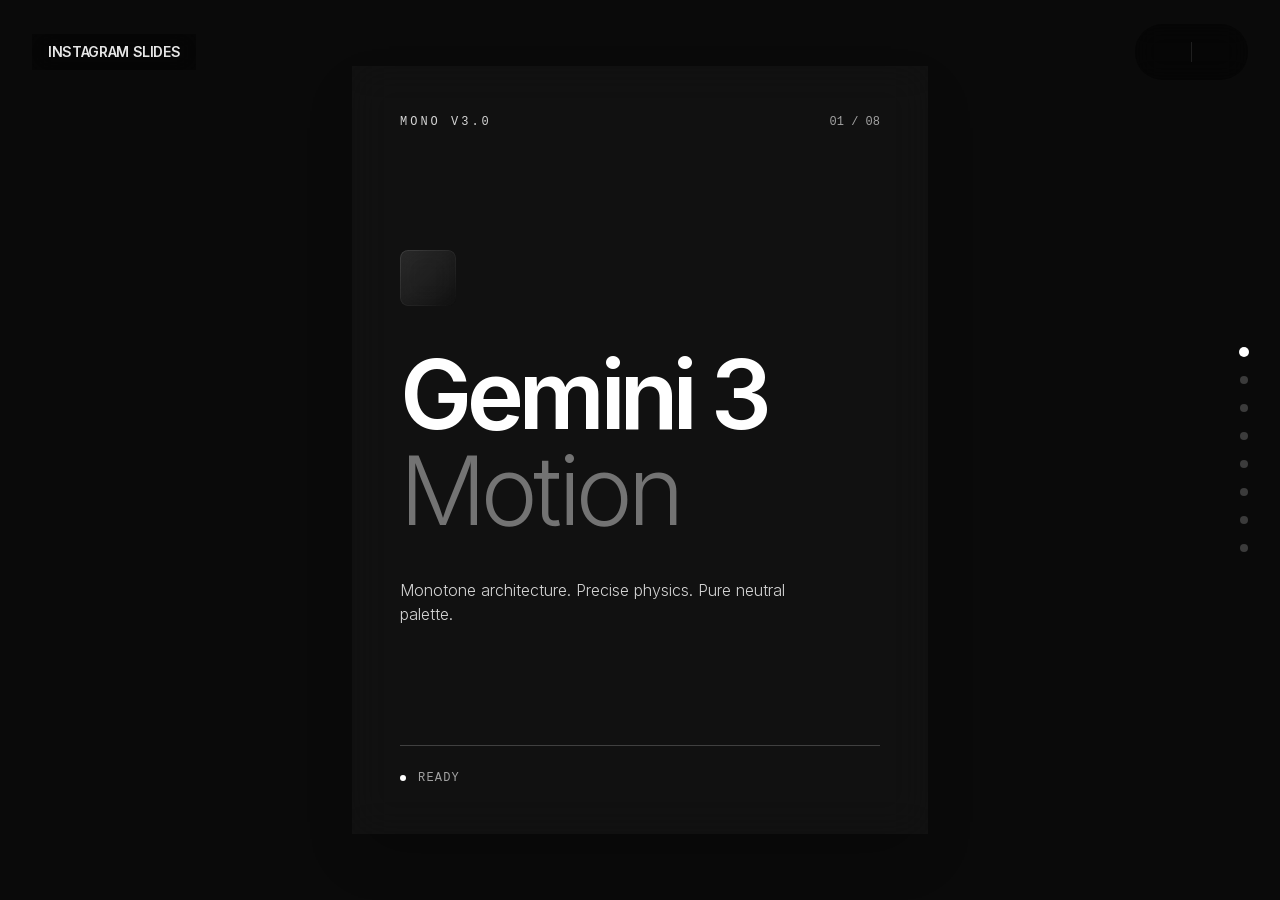
<file: templates/animations-gemini/index.html>
<html lang="en"><head><meta charset="utf-8"/>
<meta content="width=device-width, initial-scale=1.0" name="viewport"/>
<title>Gemini 3 Animation Guide - Monotone V2</title>
<!-- Scripts -->
<script src="assets/resource_3fa48481346f.js"></script>
<script src="assets/iconify-icon_e19829e7f0e8.js"></script>
<link href="assets/css2_d532a689d235.css" rel="stylesheet"/>
<style>
/* Base Setup */
:root {
--bg-deep: #050505;
}
body {
font-family: 'Inter', sans-serif;
background-color: var(--bg-deep);
color: #e5e5e5;
scrollbar-width: none;
-ms-overflow-style: none;
}
body::-webkit-scrollbar {
display: none;
}
html {
scroll-behavior: smooth;
}
/* Animations */
@keyframes animationIn {
0% { opacity: 0; transform: translateY(30px); filter: blur(10px); }
100% { opacity: 1; transform: translateY(0); filter: blur(0px); }
}
@keyframes marquee {
0% { transform: translateX(0); }
100% { transform: translateX(-50%); }
}
.animate-marquee { animation: marquee 40s linear infinite; }
@keyframes shimmer {
from { transform: translateX(-100%) skewX(-15deg); }
to { transform: translateX(200%) skewX(-15deg); }
}
@keyframes textSlide {
0% { transform: translateY(110%); opacity: 0; }
100% { transform: translateY(0); opacity: 1; }
}
.text-clip-anim span {
display: inline-block;
animation: textSlide 0.9s cubic-bezier(0.16, 1, 0.3, 1) forwards;
opacity: 0;
}
/* Flashlight Effect */
.flashlight-card { background: rgba(255, 255, 255, 0.01); }
.flashlight-card::before {
content: "";
position: absolute;
inset: 0px;
background: radial-gradient(
800px circle at var(--mouse-x) var(--mouse-y),
rgba(255, 255, 255, 0.08),
transparent 40%
);
opacity: 0;
transition: opacity 0.5s;
pointer-events: none;
z-index: 2;
}
.flashlight-card:hover::before { opacity: 1; }
/* Utility */
.glass-panel {
background: rgba(23, 23, 23, 0.6);
backdrop-filter: blur(20px);
}
</style>
<link href="assets/css2_86e10c4bcbd4.css" id="all-fonts-link-font-geist" rel="stylesheet"/><style id="all-fonts-style-font-geist">.font-geist { font-family: 'Geist', sans-serif !important; }</style><link href="assets/css2_0fc20595ebff.css" id="all-fonts-link-font-roboto" rel="stylesheet"/><style id="all-fonts-style-font-roboto">.font-roboto { font-family: 'Roboto', sans-serif !important; }</style><link href="assets/css2_23afcbef9bdd.css" id="all-fonts-link-font-montserrat" rel="stylesheet"/><style id="all-fonts-style-font-montserrat">.font-montserrat { font-family: 'Montserrat', sans-serif !important; }</style><link href="assets/css2_82ced711bf49.css" id="all-fonts-link-font-poppins" rel="stylesheet"/><style id="all-fonts-style-font-poppins">.font-poppins { font-family: 'Poppins', sans-serif !important; }</style><link href="assets/css2_fa22aa91016e.css" id="all-fonts-link-font-playfair" rel="stylesheet"/><style id="all-fonts-style-font-playfair">.font-playfair { font-family: 'Playfair Display', serif !important; }</style><link href="assets/css2_2b2d87bc82d8.css" id="all-fonts-link-font-instrument-serif" rel="stylesheet"/><style id="all-fonts-style-font-instrument-serif">.font-instrument-serif { font-family: 'Instrument Serif', serif !important; }</style><link href="assets/css2_4fef849c83da.css" id="all-fonts-link-font-merriweather" rel="stylesheet"/><style id="all-fonts-style-font-merriweather">.font-merriweather { font-family: 'Merriweather', serif !important; }</style><link href="assets/css2_a7b22b336fe1.css" id="all-fonts-link-font-bricolage" rel="stylesheet"/><style id="all-fonts-style-font-bricolage">.font-bricolage { font-family: 'Bricolage Grotesque', sans-serif !important; }</style><link href="assets/css2_0b2072b66163.css" id="all-fonts-link-font-jakarta" rel="stylesheet"/><style id="all-fonts-style-font-jakarta">.font-jakarta { font-family: 'Plus Jakarta Sans', sans-serif !important; }</style><link href="assets/css2_9b8bf743d4a8.css" id="all-fonts-link-font-manrope" rel="stylesheet"/><style id="all-fonts-style-font-manrope">.font-manrope { font-family: 'Manrope', sans-serif !important; }</style><link href="assets/css2_8e191ef32247.css" id="all-fonts-link-font-space-grotesk" rel="stylesheet"/><style id="all-fonts-style-font-space-grotesk">.font-space-grotesk { font-family: 'Space Grotesk', sans-serif !important; }</style><link href="assets/css2_70fd47a02eed.css" id="all-fonts-link-font-work-sans" rel="stylesheet"/><style id="all-fonts-style-font-work-sans">.font-work-sans { font-family: 'Work Sans', sans-serif !important; }</style><link href="assets/css2_b52fc18295f8.css" id="all-fonts-link-font-pt-serif" rel="stylesheet"/><style id="all-fonts-style-font-pt-serif">.font-pt-serif { font-family: 'PT Serif', serif !important; }</style><link href="assets/css2_62759cd015bd.css" id="all-fonts-link-font-geist-mono" rel="stylesheet"/><style id="all-fonts-style-font-geist-mono">.font-geist-mono { font-family: 'Geist Mono', monospace !important; }</style><link href="assets/css2_f495c2faa2a6.css" id="all-fonts-link-font-space-mono" rel="stylesheet"/><style id="all-fonts-style-font-space-mono">.font-space-mono { font-family: 'Space Mono', monospace !important; }</style><link href="assets/css2_6f16cdd6fd9f.css" id="all-fonts-link-font-quicksand" rel="stylesheet"/><style id="all-fonts-style-font-quicksand">.font-quicksand { font-family: 'Quicksand', sans-serif !important; }</style><link href="assets/css2_94cb6f0c406a.css" id="all-fonts-link-font-nunito" rel="stylesheet"/><style id="all-fonts-style-font-nunito">.font-nunito { font-family: 'Nunito', sans-serif !important; }</style><style id="border-gradient-shared-style">
[style*="--border-gradient"]::before {
content: "";
position: absolute;
inset: 0;
padding: 1px;
border-radius: var(--border-radius-before, inherit);
-webkit-mask: linear-gradient(#fff 0 0) content-box,
linear-gradient(#fff 0 0);
-webkit-mask-composite: xor;
mask-composite: exclude;
background: var(--border-gradient);
pointer-events: none;
}</style> <style>
/* 3D Transform utilities */
</style>
<script>
// Configure Tailwind to include our custom 3D transform utilities
tailwind.config = {
theme: {
extend: {
// Add any custom theme extensions here if needed
}
},
plugins: [
function({ addUtilities }) {
const rotateXUtilities = {};
const rotateYUtilities = {};
const rotateZUtilities = {};
const rotateValues = [0, 5, 10, 15, 20, 30, 45, 75];
// Generate rotate-x utilities
rotateValues.forEach((value) => {
rotateXUtilities[`.rotate-x-${value}`] = {
'--tw-rotate-x': `${value}deg`,
transform: `
translate3d(var(--tw-translate-x, 0), var(--tw-translate-y, 0), var(--tw-translate-z, 0))
rotateX(var(--tw-rotate-x, 0))
rotateY(var(--tw-rotate-y, 0))
rotateZ(var(--tw-rotate-z, 0))
skewX(var(--tw-skew-x, 0))
skewY(var(--tw-skew-y, 0))
scaleX(var(--tw-scale-x, 1))
scaleY(var(--tw-scale-y, 1))
`.replace(/\\s+/g, ' ').trim(),
};
if (value !== 0) {
rotateXUtilities[`.-rotate-x-${value}`] = {
'--tw-rotate-x': `-${value}deg`,
transform: `
translate3d(var(--tw-translate-x, 0), var(--tw-translate-y, 0), var(--tw-translate-z, 0))
rotateX(var(--tw-rotate-x, 0))
rotateY(var(--tw-rotate-y, 0))
rotateZ(var(--tw-rotate-z, 0))
skewX(var(--tw-skew-x, 0))
skewY(var(--tw-skew-y, 0))
scaleX(var(--tw-scale-x, 1))
scaleY(var(--tw-scale-y, 1))
`.replace(/\\s+/g, ' ').trim(),
};
}
});
// Generate rotate-y utilities
rotateValues.forEach((value) => {
rotateYUtilities[`.rotate-y-${value}`] = {
'--tw-rotate-y': `${value}deg`,
transform: `
translate3d(var(--tw-translate-x, 0), var(--tw-translate-y, 0), var(--tw-translate-z, 0))
rotateX(var(--tw-rotate-x, 0))
rotateY(var(--tw-rotate-y, 0))
rotateZ(var(--tw-rotate-z, 0))
skewX(var(--tw-skew-x, 0))
skewY(var(--tw-skew-y, 0))
scaleX(var(--tw-scale-x, 1))
scaleY(var(--tw-scale-y, 1))
`.replace(/\\s+/g, ' ').trim(),
};
if (value !== 0) {
rotateYUtilities[`.-rotate-y-${value}`] = {
'--tw-rotate-y': `-${value}deg`,
transform: `
translate3d(var(--tw-translate-x, 0), var(--tw-translate-y, 0), var(--tw-translate-z, 0))
rotateX(var(--tw-rotate-x, 0))
rotateY(var(--tw-rotate-y, 0))
rotateZ(var(--tw-rotate-z, 0))
skewX(var(--tw-skew-x, 0))
skewY(var(--tw-skew-y, 0))
scaleX(var(--tw-scale-x, 1))
scaleY(var(--tw-scale-y, 1))
`.replace(/\\s+/g, ' ').trim(),
};
}
});
// Generate rotate-z utilities
rotateValues.forEach((value) => {
rotateZUtilities[`.rotate-z-${value}`] = {
'--tw-rotate-z': `${value}deg`,
transform: `
translate3d(var(--tw-translate-x, 0), var(--tw-translate-y, 0), var(--tw-translate-z, 0))
rotateX(var(--tw-rotate-x, 0))
rotateY(var(--tw-rotate-y, 0))
rotateZ(var(--tw-rotate-z, 0))
skewX(var(--tw-skew-x, 0))
skewY(var(--tw-skew-y, 0))
scaleX(var(--tw-scale-x, 1))
scaleY(var(--tw-scale-y, 1))
`.replace(/\\s+/g, ' ').trim(),
};
if (value !== 0) {
rotateZUtilities[`.-rotate-z-${value}`] = {
'--tw-rotate-z': `-${value}deg`,
transform: `
translate3d(var(--tw-translate-x, 0), var(--tw-translate-y, 0), var(--tw-translate-z, 0))
rotateX(var(--tw-rotate-x, 0))
rotateY(var(--tw-rotate-y, 0))
rotateZ(var(--tw-rotate-z, 0))
skewX(var(--tw-skew-x, 0))
skewY(var(--tw-skew-y, 0))
scaleX(var(--tw-scale-x, 1))
scaleY(var(--tw-scale-y, 1))
`.replace(/\\s+/g, ' ').trim(),
};
}
});
// Perspective utilities
const perspectiveUtilities = {
".perspective-none": { perspective: "none" },
".perspective-dramatic": { perspective: "100px" },
".perspective-near": { perspective: "300px" },
".perspective-normal": { perspective: "500px" },
".perspective-midrange": { perspective: "800px" },
".perspective-distant": { perspective: "1200px" },
};
// Transform style utilities
const transformStyleUtilities = {
".transform-style-preserve-3d": { "transform-style": "preserve-3d" },
".transform-style-flat": { "transform-style": "flat" },
};
addUtilities({
...rotateXUtilities,
...rotateYUtilities,
...rotateZUtilities,
...perspectiveUtilities,
...transformStyleUtilities,
});
}
]
};
</script></head>
<body class="antialiased selection:bg-white/20 selection:text-white relative bg-neutral-950 overflow-hidden">
<!-- Fixed Header -->
<header class="fixed top-0 left-0 right-0 z-[60] px-4 md:px-8 py-4 md:py-6 flex justify-between items-center pointer-events-none">
<div class="pointer-events-auto">
<h1 class="text-xs md:text-sm font-semibold tracking-tight text-white uppercase opacity-90 backdrop-blur-md px-3 md:px-4 py-2 rounded-none bg-black/40">
                Instagram Slides
            </h1>
</div>
<div class="pointer-events-auto flex items-center gap-2 backdrop-blur-md p-2 rounded-full bg-black/40">
<button class="w-8 h-8 md:w-10 md:h-10 flex items-center justify-center rounded-full hover:bg-white/10 transition-colors text-white/70 hover:text-white" onclick="navigateSlide(-1)">
<iconify-icon class="md:w-6 md:h-6" icon="solar:alt-arrow-up-bold-duotone" width="20"></iconify-icon>
</button>
<div class="w-[1px] h-4 md:h-5 bg-white/10"></div>
<button class="w-8 h-8 md:w-10 md:h-10 flex items-center justify-center rounded-full hover:bg-white/10 transition-colors text-white/70 hover:text-white" onclick="navigateSlide(1)">
<iconify-icon class="md:w-6 md:h-6" icon="solar:alt-arrow-down-bold-duotone" width="20"></iconify-icon>
</button>
</div>
</header>
<!-- Navigation Dots (Hidden on Mobile) -->
<div class="fixed right-8 top-1/2 -translate-y-1/2 z-[60] hidden md:flex flex-col gap-5" id="nav-dots">
<a aria-label="Go to slide 1" class="nav-dot w-2 h-2 rounded-full hover:bg-white transition-all duration-300" href="#section-1"></a>
<a aria-label="Go to slide 2" class="nav-dot w-2 h-2 rounded-full hover:bg-white transition-all duration-300" href="#section-2"></a>
<a aria-label="Go to slide 3" class="nav-dot w-2 h-2 rounded-full hover:bg-white transition-all duration-300" href="#section-3"></a>
<a aria-label="Go to slide 4" class="nav-dot w-2 h-2 rounded-full hover:bg-white transition-all duration-300" href="#section-4"></a>
<a aria-label="Go to slide 5" class="nav-dot w-2 h-2 rounded-full hover:bg-white transition-all duration-300" href="#section-5"></a>
<a aria-label="Go to slide 6" class="nav-dot w-2 h-2 rounded-full hover:bg-white transition-all duration-300" href="#section-6"></a>
<a aria-label="Go to slide 7" class="nav-dot w-2 h-2 rounded-full hover:bg-white transition-all duration-300" href="#section-7"></a>
<a aria-label="Go to slide 8" class="nav-dot w-2 h-2 rounded-full hover:bg-white transition-all duration-300" href="#section-8"></a>
</div>
<!-- Scroll Container -->
<main class="overflow-y-scroll snap-y snap-mandatory scroll-smooth w-full h-screen relative" id="main-scroll">
<!-- Slide 1: Cover -->
<section class="snap-start shrink-0 flex w-full h-screen pt-0 pr-0 pb-0 pl-0 relative items-center justify-center" data-index="0" id="section-1">
<div class="h-full md:h-auto md:aspect-[3/4] glass-panel overflow-hidden flex flex-col group bg-center w-full max-w-none md:max-w-xl bg-cover rounded-none pt-20 md:pt-12 pr-6 md:pr-12 pb-12 pl-6 md:pl-12 relative shadow-2xl justify-between bg-[url(https://hoirqrkdgbmvpwutwuwj.supabase.co/storage/v1/object/public/assets/assets/53970266-f8db-425c-8883-5535f3e41c4d_1600w.webp)]" style="transition: outline 0.1s ease-in-out;">
<div class="flex justify-between items-center opacity-70 animate-on-scroll [animation:animationIn_0.8s_ease-out_0.1s_both] animate">
<span class="text-xs uppercase tracking-[0.25em] font-mono text-neutral-300">Mono V3.0</span>
<span class="text-xs font-mono text-neutral-400">01 / 08</span>
</div>
<div class="relative z-10 space-y-6 md:space-y-10">
<div class="flex animate-on-scroll [animation:animationIn_0.8s_ease-out_0.2s_both] animate bg-gradient-to-br from-white/10 to-white/0 w-12 h-12 md:w-14 md:h-14 rounded-lg mb-4 md:mb-6 backdrop-blur-md items-center justify-center" style="position: relative; --border-gradient: linear-gradient(135deg, rgba(255, 255, 255, 0.1), rgba(255, 255, 255, 0)); --border-radius-before: 8px">
<!-- Solar Icon -->
<iconify-icon class="text-2xl md:text-3xl text-white" icon="solar:stars-minimalistic-bold-duotone"></iconify-icon>
</div>
<h1 class="leading-[0.9] animate-on-scroll [animation:animationIn_0.8s_ease-out_0.3s_both] animate text-6xl md:text-8xl font-semibold text-white tracking-tighter">
          Gemini 3<br/>
<span class="font-light text-neutral-500">Motion</span>
</h1>
<p class="leading-relaxed animate-on-scroll [animation:animationIn_0.8s_ease-out_0.4s_both] animate text-sm md:text-base font-light text-neutral-300 max-w-[90%]">
          Monotone architecture. Precise physics. Pure neutral palette.
        </p>
</div>
<div class="space-y-6 animate-on-scroll [animation:animationIn_0.8s_ease-out_0.6s_both] animate">
<div class="h-[1px] w-full bg-white/20"></div>
<div class="flex justify-between items-end">
<div class="flex items-center gap-3 text-xs text-neutral-400 font-mono uppercase tracking-widest">
<span class="w-1.5 h-1.5 bg-white rounded-full animate-pulse"></span>
            Ready
          </div>
<iconify-icon class="text-2xl text-white animate-bounce" icon="solar:arrow-down-bold-duotone"></iconify-icon>
</div>
</div>
</div>
</section>
<!-- Slide 2: Intro -->
<section class="snap-start shrink-0 flex w-full h-screen pt-0 pr-0 pb-0 pl-0 relative items-center justify-center" data-index="1" id="section-2">
<div class="h-full md:h-auto md:aspect-[3/4] glass-panel overflow-hidden flex flex-col bg-center w-full bg-[url(https://hoirqrkdgbmvpwutwuwj.supabase.co/storage/v1/object/public/assets/assets/d1e715c0-e250-4e7f-a4f5-433e96d81f31_1600w.webp)] max-w-none md:max-w-xl bg-cover rounded-none pt-20 md:pt-12 pr-6 md:pr-12 pb-12 pl-6 md:pl-12 relative">
<span class="text-xs uppercase tracking-[0.25em] font-mono text-neutral-400 mb-6 md:mb-10 block animate-on-scroll [animation:animationIn_0.8s_ease-out_0.1s_both]">02 — Intro</span>
<h2 class="animate-on-scroll [animation:animationIn_0.8s_ease-out_0.2s_both] text-4xl md:text-6xl font-medium text-white tracking-tight mb-4 md:mb-6">
        Enhance with<br/><span class="text-neutral-500">Motion</span></h2>
<p class="text-sm md:text-base text-neutral-400 mb-8 md:mb-12 leading-relaxed max-w-md animate-on-scroll [animation:animationIn_0.8s_ease-out_0.3s_both]">
        Structure: Hero intro, hover interactions, reveal.
      </p>
<div class="flex-1 bg-neutral-900/60 rounded-none p-4 md:p-6 relative overflow-hidden group animate-on-scroll [animation:animationIn_0.8s_ease-out_0.4s_both]">
<div class="bg-center bg-gradient-to-br from-black/10 to-black/0 opacity-100 absolute top-0 right-0 bottom-0 left-0 backdrop-blur-lg">
</div>
<div class="z-10 mt-2 relative space-y-4">
<div class="animate-on-scroll [animation:animationIn_0.8s_ease-out_0.5s_both] bg-gradient-to-br from-white/10 to-white/0 w-2/3 h-8 rounded-none backdrop-blur">
</div>
<div class="animate-on-scroll [animation:animationIn_0.8s_ease-out_0.6s_both] bg-gradient-to-br from-white/10 to-white/0 w-full h-16 md:h-24 rounded-none backdrop-blur">
</div>
<div class="flex gap-3">
<div class="animate-on-scroll [animation:animationIn_0.8s_ease-out_0.7s_both] bg-gradient-to-br from-white/10 to-white/0 w-1/2 h-16 md:h-20 rounded-none backdrop-blur">
</div>
<div class="animate-on-scroll [animation:animationIn_0.8s_ease-out_0.8s_both] bg-gradient-to-br from-white/10 to-white/0 w-1/2 h-16 md:h-20 rounded-none backdrop-blur">
</div>
</div>
</div>
<div class="absolute bottom-6 left-6 right-6 bg-black/80 backdrop-blur-md p-4 rounded-none animate-on-scroll [animation:animationIn_0.8s_ease-out_1s_both]">
<p class="leading-tight text-xs md:text-base text-neutral-300 font-mono">
            "Animate when in view: fade in, slide in, blur in..."
          </p>
</div>
</div>
</div>
</section>
<!-- Slide 3: Buttons -->
<section class="snap-start shrink-0 flex w-full h-screen pt-0 pr-0 pb-0 pl-0 relative items-center justify-center" data-index="2" id="section-3">
<div class="h-full md:h-auto md:aspect-[3/4] glass-panel overflow-hidden flex flex-col bg-center w-full bg-[url(https://hoirqrkdgbmvpwutwuwj.supabase.co/storage/v1/object/public/assets/assets/6ea6d66c-a7a6-4548-9b3f-680a206078c3_1600w.webp)] max-w-none md:max-w-xl bg-cover rounded-none pt-20 md:pt-12 pr-6 md:pr-12 pb-12 pl-6 md:pl-12 relative items-center justify-center">
<div class="absolute top-20 md:top-12 left-6 md:left-12 right-6 md:right-12">
<span class="text-xs uppercase tracking-[0.25em] font-mono text-neutral-400">03 — Buttons</span>
<h2 class="text-4xl md:text-5xl font-medium text-white tracking-tight mt-4">Beam Animation</h2>
</div>
<div class="group animate-on-scroll [animation:animationIn_0.8s_ease-out_0.3s_both] mt-20 md:mt-80 relative scale-110 md:scale-125">
<div class="-inset-2 group-hover:opacity-100 transition duration-500 bg-neutral-600/30 opacity-0 rounded-full absolute blur-xl">
</div>
<!-- Shimmer Beam Animation Layer -->
<div class="absolute -inset-[1px] rounded-full overflow-hidden opacity-0 group-hover:opacity-100 transition duration-500 pointer-events-none">
<div class="absolute top-1/2 left-1/2 -translate-x-1/2 -translate-y-1/2 w-[300%] h-[300%] bg-[conic-gradient(from_0deg,transparent_0_340deg,white_360deg)] animate-[spin_2s_linear_infinite]"></div>
</div>
<button class="group relative z-10 flex items-center justify-center overflow-hidden rounded-full p-[1px] leading-none">
<span class="absolute inset-[-1000%] animate-[spin_2s_linear_infinite] bg-[conic-gradient(from_0deg,transparent_0_340deg,white_360deg)]"></span>
<span class="relative flex h-full w-full items-center rounded-full bg-black pt-4 pr-10 pb-4 pl-10 ring-1 ring-white/10">
<span class="absolute inset-0 overflow-hidden rounded-full">
<span class="absolute top-0 left-0 h-full w-full -skew-x-12 bg-gradient-to-r from-transparent via-white/20 to-transparent opacity-0 group-hover:animate-[shimmer_1.5s_infinite] group-hover:opacity-100"></span>
</span>
<span class="relative z-10 flex items-center">
<span class="text-lg font-medium tracking-wide text-white">Get Access</span>
</span>
<span class="relative z-10 ml-4 flex items-center text-neutral-500 transition duration-200 group-hover:translate-x-1 group-hover:text-white">
<iconify-icon class="text-2xl" icon="solar:arrow-right-bold-duotone"></iconify-icon>
</span>
</span>
</button>
</div>
<div class="mt-20 p-6 border-l-2 border-white/20 rounded-none w-full animate-on-scroll [animation:animationIn_0.8s_ease-out_0.5s_both]">
<p class="leading-relaxed text-sm md:text-base text-neutral-400 font-mono">
<span class="text-white">Prompt:</span> "Add a 1px shimmer beam animation around the pill-shaped button on
          hover."
        </p>
</div>
</div>
</section>
<!-- Slide 4: Typography -->
<section class="h-screen w-full snap-start shrink-0 flex items-center justify-center relative p-0" data-index="3" id="section-4">
<div class="h-full md:h-auto md:aspect-[3/4] glass-panel overflow-hidden flex flex-col bg-neutral-900/50 w-full max-w-none md:max-w-xl rounded-none pt-20 md:pt-12 pr-6 md:pr-12 pb-12 pl-6 md:pl-12 relative justify-center">
<span class="absolute top-20 md:top-12 left-6 md:left-12 text-xs uppercase tracking-[0.25em] font-mono text-neutral-500 animate-on-scroll [animation:animationIn_0.8s_ease-out_0.1s_both]">04 — Typography</span>
<div class="space-y-1">
<div class="flex animate-on-scroll [animation:animationIn_0.8s_ease-out_0.2s_both]">
<h2 class="text-5xl md:text-7xl font-semibold text-white tracking-tighter" style="animation-delay: 0s">Clip-path</h2>
</div>
<div class="flex animate-on-scroll [animation:animationIn_0.8s_ease-out_0.3s_both]">
<h2 class="text-5xl md:text-7xl font-semibold text-neutral-600 tracking-tighter" style="animation-delay: 0.1s">Typography</h2>
</div>
<div class="flex animate-on-scroll [animation:animationIn_0.8s_ease-out_0.4s_both]">
<h2 class="text-5xl md:text-7xl font-semibold text-neutral-800 tracking-tighter" style="animation-delay: 0.2s">Animation</h2>
</div>
</div>
<div class="animate-on-scroll [animation:animationIn_0.8s_ease-out_0.6s_both] text-sm md:text-base font-light text-neutral-500 border-neutral-800 border-l-2 mt-16 pl-6">
        "Add a vertical text clip slide down animation letter by letter"
      </div>
</div>
</section>
<!-- Slide 5: Logos -->
<section class="snap-start shrink-0 flex w-full h-screen pt-0 pr-0 pb-0 pl-0 relative items-center justify-center" data-index="4" id="section-5">
<div class="h-full md:h-auto md:aspect-[3/4] glass-panel overflow-hidden flex flex-col w-full max-w-none md:max-w-xl rounded-none p-0 relative justify-center bg-neutral-900/40">
<div class="p-6 md:p-12 pb-0">
<span class="text-xs uppercase tracking-[0.25em] font-mono text-neutral-500 animate-on-scroll [animation:animationIn_0.8s_ease-out_0.1s_both]">05 — Social Proof</span>
<h2 class="text-4xl md:text-5xl font-medium tracking-tight mt-4 mb-8 md:mb-16 text-white animate-on-scroll [animation:animationIn_0.8s_ease-out_0.2s_both]">
          Infinite Loop</h2>
</div>
<div class="relative w-full py-12 md:py-16 border-y border-white/5 bg-black/40 animate-on-scroll [animation:animationIn_0.8s_ease-out_0.4s_both]">
<div class="absolute left-0 top-0 bottom-0 w-12 md:w-24 z-10 bg-gradient-to-r from-[#0d0d0d] to-transparent"></div>
<div class="absolute right-0 top-0 bottom-0 w-12 md:w-24 z-10 bg-gradient-to-l from-[#0d0d0d] to-transparent"></div>
<div class="flex overflow-hidden w-full">
<div class="flex animate-marquee whitespace-nowrap gap-8 md:gap-16 items-center">
<!-- Brand icons -->
<iconify-icon class="text-2xl md:text-3xl text-neutral-400" icon="simple-icons:nvidia"></iconify-icon>
<iconify-icon class="text-2xl md:text-3xl text-neutral-400" icon="simple-icons:linear"></iconify-icon>
<iconify-icon class="text-2xl md:text-3xl text-neutral-400" icon="simple-icons:vercel"></iconify-icon>
<iconify-icon class="text-2xl md:text-3xl text-neutral-400" icon="simple-icons:apple"></iconify-icon>
<iconify-icon class="text-4xl md:text-5xl text-neutral-400" icon="simple-icons:stripe"></iconify-icon>
<iconify-icon class="text-4xl md:text-5xl text-neutral-400" icon="simple-icons:spacex"></iconify-icon>
<iconify-icon class="text-2xl md:text-3xl text-neutral-400" icon="simple-icons:nvidia"></iconify-icon>
<iconify-icon class="text-2xl md:text-3xl text-neutral-400" icon="simple-icons:linear"></iconify-icon>
<iconify-icon class="text-2xl md:text-3xl text-neutral-400" icon="simple-icons:vercel"></iconify-icon>
<iconify-icon class="text-2xl md:text-3xl text-neutral-400" icon="simple-icons:apple"></iconify-icon>
<iconify-icon class="text-4xl md:text-5xl text-neutral-400" icon="simple-icons:stripe"></iconify-icon>
<iconify-icon class="text-4xl md:text-5xl text-neutral-400" icon="simple-icons:spacex"></iconify-icon>
</div>
</div>
</div>
<div class="pt-8 pr-6 md:pr-12 pb-12 pl-6 md:pl-12">
<p class="animate-on-scroll [animation:animationIn_0.8s_ease-out_0.6s_both] text-sm md:text-base text-neutral-400 font-mono">
          "Add a marquis infinite loop slow animation using alpha mask"
        </p>
</div>
</div>
</section>
<!-- Slide 6: Switching -->
<section class="h-screen w-full snap-start shrink-0 flex items-center justify-center relative p-0" data-index="5" id="section-6">
<div class="h-full md:h-auto md:aspect-[3/4] glass-panel overflow-hidden flex flex-col bg-center w-full bg-[url(https://hoirqrkdgbmvpwutwuwj.supabase.co/storage/v1/object/public/assets/assets/47ccf769-0cb4-4a95-804e-cc919fd6d449_1600w.webp)] max-w-none md:max-w-xl bg-cover rounded-none pt-20 md:pt-12 pr-6 md:pr-12 pb-12 pl-6 md:pl-12 relative items-center justify-center">
<span class="absolute top-20 md:top-12 left-6 md:left-12 text-xs uppercase tracking-[0.25em] font-mono text-neutral-500 animate-on-scroll [animation:animationIn_0.8s_ease-out_0.1s_both]">06 — Switching</span>
<div class="flex animate-on-scroll [animation:animationIn_0.8s_ease-out_0.3s_both] w-full h-80 relative perspective-1000 items-center justify-center">
<div class="absolute w-[80%] h-[80%] bg-neutral-800/80 backdrop-blur rounded-none -translate-y-6 scale-95 opacity-40">
</div>
<div class="flex flex-col transition-all duration-500 hover:scale-[1.02] z-10 bg-stone-950 w-[85%] h-[85%] ring-white/10 ring-1 rounded-none pt-8 pr-8 pb-8 pl-8 absolute shadow-2xl">
<div class="flex bg-gradient-to-br from-white/10 to-white/0 w-12 h-12 rounded-none mb-6 items-center justify-center">
<iconify-icon class="text-2xl text-white" icon="solar:database-bold-duotone"></iconify-icon>
</div>
<div class="bg-gradient-to-br from-white/10 to-white/0 w-16 h-3 rounded-sm mb-6"></div>
<div class="bg-gradient-to-br from-white/10 to-white/0 w-full h-3 rounded-sm mb-3"></div>
<div class="bg-gradient-to-br from-white/10 to-white/0 w-2/3 h-3 rounded-sm"></div>
</div>
<div class="absolute -bottom-12 flex gap-6">
<button class="flex hover:bg-white hover:text-black transition-colors text-neutral-400 bg-neutral-900 w-12 h-12 rounded-full items-center justify-center" style="position: relative; --border-gradient: linear-gradient(135deg, rgba(255, 255, 255, 0.1), rgba(255, 255, 255, 0)); --border-radius-before: 9999px">
<iconify-icon class="text-xl" icon="solar:arrow-left-bold-duotone"></iconify-icon>
</button>
<button class="flex hover:bg-white hover:text-black transition-colors text-neutral-400 bg-neutral-900 w-12 h-12 rounded-full items-center justify-center" style="position: relative; --border-gradient: linear-gradient(135deg, rgba(255, 255, 255, 0.1), rgba(255, 255, 255, 0)); --border-radius-before: 9999px">
<iconify-icon class="text-xl" icon="solar:arrow-right-bold-duotone"></iconify-icon>
</button>
</div>
</div>
<div class="mt-24 pt-8 pr-6 md:pr-12 pb-12 pl-6 md:pl-12">
<p class="animate-on-scroll [animation:animationIn_0.8s_ease-out_0.6s_both] text-sm md:text-base text-neutral-400 font-mono">"Animate the cards to rotate between 3 cards in a loop. Add prev/next arrows to switch between cards."</p>
</div></div>
</section>
<!-- Slide 7: Interaction -->
<section class="h-screen w-full snap-start shrink-0 flex items-center justify-center relative p-0" data-index="6" id="section-7">
<div class="h-full md:h-auto md:aspect-[3/4] glass-panel overflow-hidden flex flex-col bg-center w-full bg-[url(https://hoirqrkdgbmvpwutwuwj.supabase.co/storage/v1/object/public/assets/assets/7b8e6a1f-44f9-49ef-a26c-bf0d87724acf_1600w.webp)] max-w-none md:max-w-xl bg-cover rounded-none pt-20 md:pt-12 pr-6 md:pr-12 pb-12 pl-6 md:pl-12 relative justify-center">
<span class="absolute top-20 md:top-12 left-6 md:left-12 text-xs uppercase tracking-[0.25em] font-mono text-neutral-500 animate-on-scroll [animation:animationIn_0.8s_ease-out_0.1s_both]">07 — Interaction</span>
<h2 class="text-4xl md:text-5xl font-medium tracking-tight mb-8 md:mb-12 text-white animate-on-scroll [animation:animationIn_0.8s_ease-out_0.2s_both]">
        Flashlight Reveal</h2>
<div class="grid grid-cols-2 gap-x-4 md:gap-x-6 gap-y-4 md:gap-y-6">
<div class="flashlight-card relative aspect-square border-0 bg-neutral-900/60 ring-1 ring-white/5 rounded-none p-4 md:p-6 flex flex-col justify-end group overflow-hidden animate-on-scroll [animation:animationIn_0.8s_ease-out_0.4s_both]" onmousemove="const rect = this.getBoundingClientRect(); this.style.setProperty('--mouse-x', `${event.clientX - rect.left}px`); this.style.setProperty('--mouse-y', `${event.clientY - rect.top}px`);">
<iconify-icon class="text-3xl md:text-5xl text-neutral-500 mb-2 md:mb-4 group-hover:text-white transition-colors duration-500" icon="solar:layers-minimalistic-bold-duotone"></iconify-icon>
<div class="text-xs md:text-sm text-neutral-400 font-medium tracking-wide">Hover Me</div>
</div>
<div class="flashlight-card aspect-square flex flex-col group overflow-hidden animate-on-scroll [animation:animationIn_0.8s_ease-out_0.6s_both] bg-neutral-900/60 border-0 ring-white/5 ring-1 rounded-none p-4 md:p-6 relative backdrop-blur justify-end" onmousemove="const rect = this.getBoundingClientRect(); this.style.setProperty('--mouse-x', `${event.clientX - rect.left}px`); this.style.setProperty('--mouse-y', `${event.clientY - rect.top}px`);" style="--mouse-x: 106.5px; --mouse-y: 219px;">
<iconify-icon class="text-3xl md:text-5xl text-neutral-500 mb-2 md:mb-4 group-hover:text-white transition-colors duration-500" icon="solar:cpu-bold-duotone"></iconify-icon>
<div class="text-xs md:text-sm text-neutral-400 font-medium tracking-wide">Trace Border</div>
</div>
</div>
<div class="mt-8 md:mt-10 text-xs text-neutral-500 font-mono animate-on-scroll [animation:animationIn_0.8s_ease-out_0.8s_both]">
        "Add a subtle flashlight effect on hover/mouse position to background."
      </div>
</div>
</section>
<!-- Slide 8: End -->
<section class="h-screen w-full snap-start shrink-0 flex items-center justify-center relative p-0" data-index="7" id="section-8">
<div class="h-full md:h-auto md:aspect-[3/4] glass-panel overflow-hidden flex flex-col bg-center w-full bg-[url(https://hoirqrkdgbmvpwutwuwj.supabase.co/storage/v1/object/public/assets/assets/67df17f7-9681-4bd3-927b-ac569042a884_1600w.webp)] max-w-none md:max-w-xl bg-cover rounded-none pt-0 pr-0 pb-0 pl-0 relative justify-between">
<div class="p-6 md:p-12 pt-20 md:pt-12">
<span class="text-xs uppercase tracking-[0.25em] font-mono text-neutral-500 animate-on-scroll [animation:animationIn_0.8s_ease-out_0.1s_both]">08 — End</span>
<h1 class="animate-on-scroll [animation:animationIn_0.8s_ease-out_0.2s_both] text-5xl md:text-7xl font-medium text-white tracking-tighter mt-6 mb-4">
          Build Better<br/>Interfaces.</h1>
</div>
<div class="overflow-hidden mask-image-gradient animate-on-scroll [animation:animationIn_0.8s_ease-out_0.4s_both] h-48 md:h-56 z-10 relative" style="mask-image: linear-gradient(180deg, transparent, black 20%, black 95%, transparent); -webkit-mask-image: linear-gradient(180deg, transparent, black 20%, black 95%, transparent);">
<div class="space-y-4 p-6 md:p-8 opacity-60 grayscale hover:grayscale-0 transition-all duration-700">
<div class="bg-gradient-to-br from-black/0 via-black/10 to-black/0 ring-white/5 ring-1 rounded-none px-4 py-4 md:px-6 md:py-6 backdrop-blur-sm">
<p class="text-sm md:text-base text-neutral-300">"The beam effect is subtle but changes everything."</p>
</div>
<div class="bg-gradient-to-br from-black/0 via-black/10 to-black/0 ring-white/5 ring-1 rounded-none ml-4 md:ml-8 px-4 py-4 md:px-6 md:py-6 backdrop-blur-sm">
<p class="text-sm md:text-base text-neutral-300">"Gemini 3 understands motion physics."</p>
</div>
<div class="bg-gradient-to-br from-black/0 via-black/10 to-black/0 rounded-none ring-white/5 ring-1 px-4 py-4 md:px-6 md:py-6 backdrop-blur-sm">
<p class="text-xs md:text-sm text-neutral-300">"Cleanest implementation of glassmorphism."</p>
</div>
</div>
</div>
<div class="animate-on-scroll [animation:animationIn_0.8s_ease-out_0.6s_both] bg-gradient-to-t from-black/90 to-transparent p-6 md:p-12 pb-12">
<button class="w-full group relative flex items-center justify-center gap-3 bg-white text-black py-4 md:py-5 rounded-none overflow-hidden hover:bg-neutral-200 transition-colors">
<span class="text-xs md:text-sm font-bold uppercase tracking-widest z-10">Follow @mengto</span>
<iconify-icon class="text-xl md:text-2xl z-10 group-hover:translate-x-1 group-hover:-translate-y-1 transition-transform" icon="solar:arrow-right-up-bold-duotone"></iconify-icon>
</button>
</div>
</div>
</section>
</main>
<script>
        // Existing Animation Observer
        (function () {
            const style = document.createElement("style");
            style.textContent = `
            .animate-on-scroll { animation-play-state: paused !important; }
            .animate-on-scroll.animate { animation-play-state: running !important; }
            `;
            document.head.appendChild(style);

            const once = true;

            if (!window.__inViewIO) {
            window.__inViewIO = new IntersectionObserver((entries) => {
                entries.forEach((entry) => {
                if (entry.isIntersecting) {
                    entry.target.classList.add("animate");
                    if (once) window.__inViewIO.unobserve(entry.target);
                }
                });
            }, { threshold: 0.2 });
            }

            window.initInViewAnimations = function (selector = ".animate-on-scroll") {
            document.querySelectorAll(selector).forEach((el) => {
                window.__inViewIO.observe(el);
            });
            };

            document.addEventListener("DOMContentLoaded", () => initInViewAnimations());
        })();

        // Navigation Logic
        const sections = document.querySelectorAll('section');
        const dots = document.querySelectorAll('.nav-dot');
        const scroller = document.getElementById('main-scroll');
        let currentSectionIndex = 0;

        // Update Active Dot based on scroll
        const navObserver = new IntersectionObserver((entries) => {
            entries.forEach(entry => {
                if (entry.isIntersecting) {
                    const index = parseInt(entry.target.getAttribute('data-index'));
                    currentSectionIndex = index;
                    
                    // Update dots
                    dots.forEach(d => {
                        d.classList.remove('bg-white', 'scale-125');
                        d.classList.add('bg-white/20');
                    });
                    
                    // Highlight current dot
                    if(dots[index]) {
                        dots[index].classList.remove('bg-white/20');
                        dots[index].classList.add('bg-white', 'scale-125');
                    }
                }
            });
        }, { threshold: 0.5 });

        sections.forEach(section => navObserver.observe(section));

        // Arrow Navigation
        window.navigateSlide = function(direction) {
            let nextIndex = currentSectionIndex + direction;
            
            // Clamp
            if (nextIndex < 0) nextIndex = 0;
            if (nextIndex >= sections.length) nextIndex = sections.length - 1;
            
            // Scroll
            const target = sections[nextIndex];
            if(target) {
                target.scrollIntoView({ behavior: 'smooth' });
            }
        }
    </script>
<script data-img-fallback-handler="">!function(){var f=["https://hoirqrkdgbmvpwutwuwj.supabase.co/storage/v1/object/public/assets/assets/917d6f93-fb36-439a-8c48-884b67b35381_1600w.jpg","https://hoirqrkdgbmvpwutwuwj.supabase.co/storage/v1/object/public/assets/assets/4734259a-bad7-422f-981e-ce01e79184f2_1600w.jpg","https://hoirqrkdgbmvpwutwuwj.supabase.co/storage/v1/object/public/assets/assets/c543a9e1-f226-4ced-80b0-feb8445a75b9_1600w.jpg","https://hoirqrkdgbmvpwutwuwj.supabase.co/storage/v1/object/public/assets/assets/5bab247f-35d9-400d-a82b-fd87cfe913d2_1600w.webp","https://hoirqrkdgbmvpwutwuwj.supabase.co/storage/v1/object/public/assets/assets/30104e3c-5eea-4b93-93e9-5313698a7156_1600w.webp"],h=new Set;function g(s){for(var x=0,i=0;i<s.length;i++)x=(x<<5)-x+s.charCodeAt(i)|0;return f[Math.abs(x)%f.length]}function r(t){var s=t.src;if(s&&!h.has(s)){h.add(s);t.src=g(s)}}window.addEventListener("error",function(e){var t=e.target;if(t&&t.tagName==="IMG")r(t)},!0);function c(){document.querySelectorAll("img").forEach(function(i){if(i.complete&&!i.naturalWidth&&i.src)r(i)})}if(document.readyState==="loading")document.addEventListener("DOMContentLoaded",c);else c()}()</script></body></html>
</file>
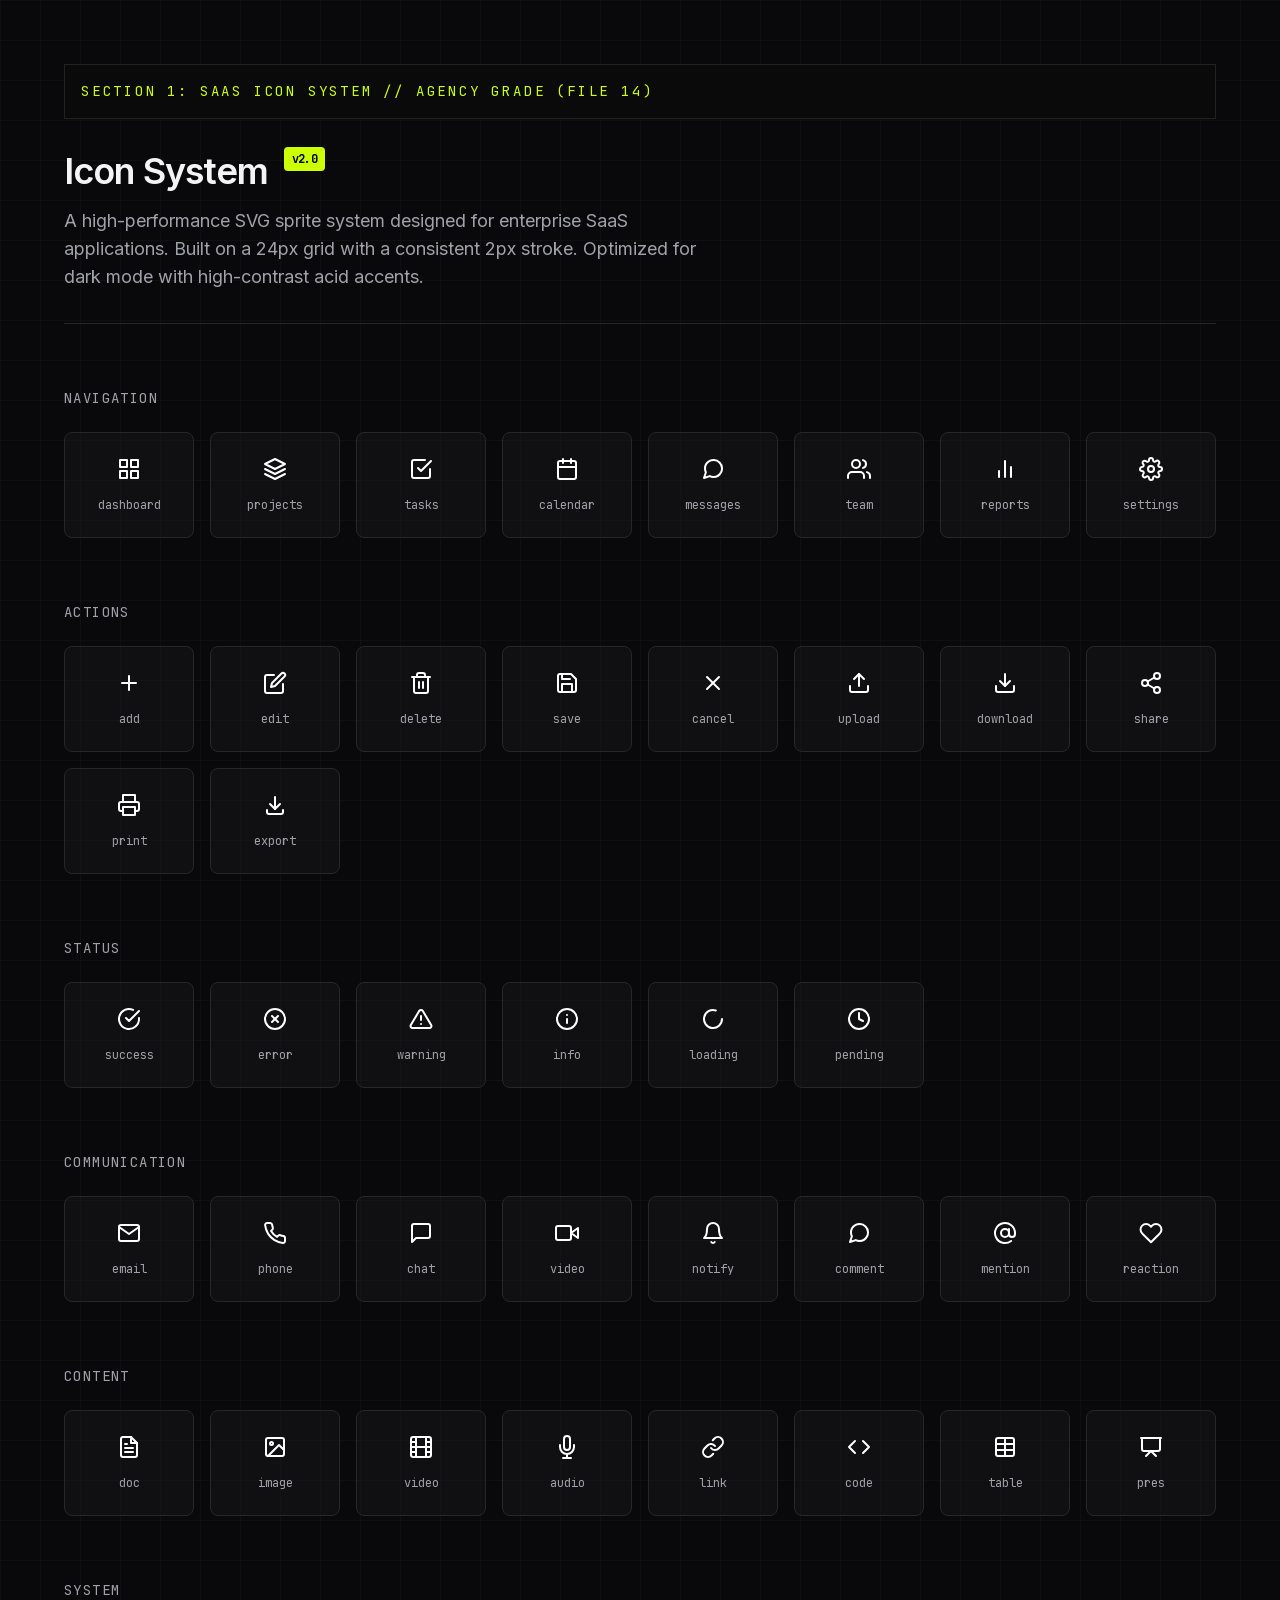
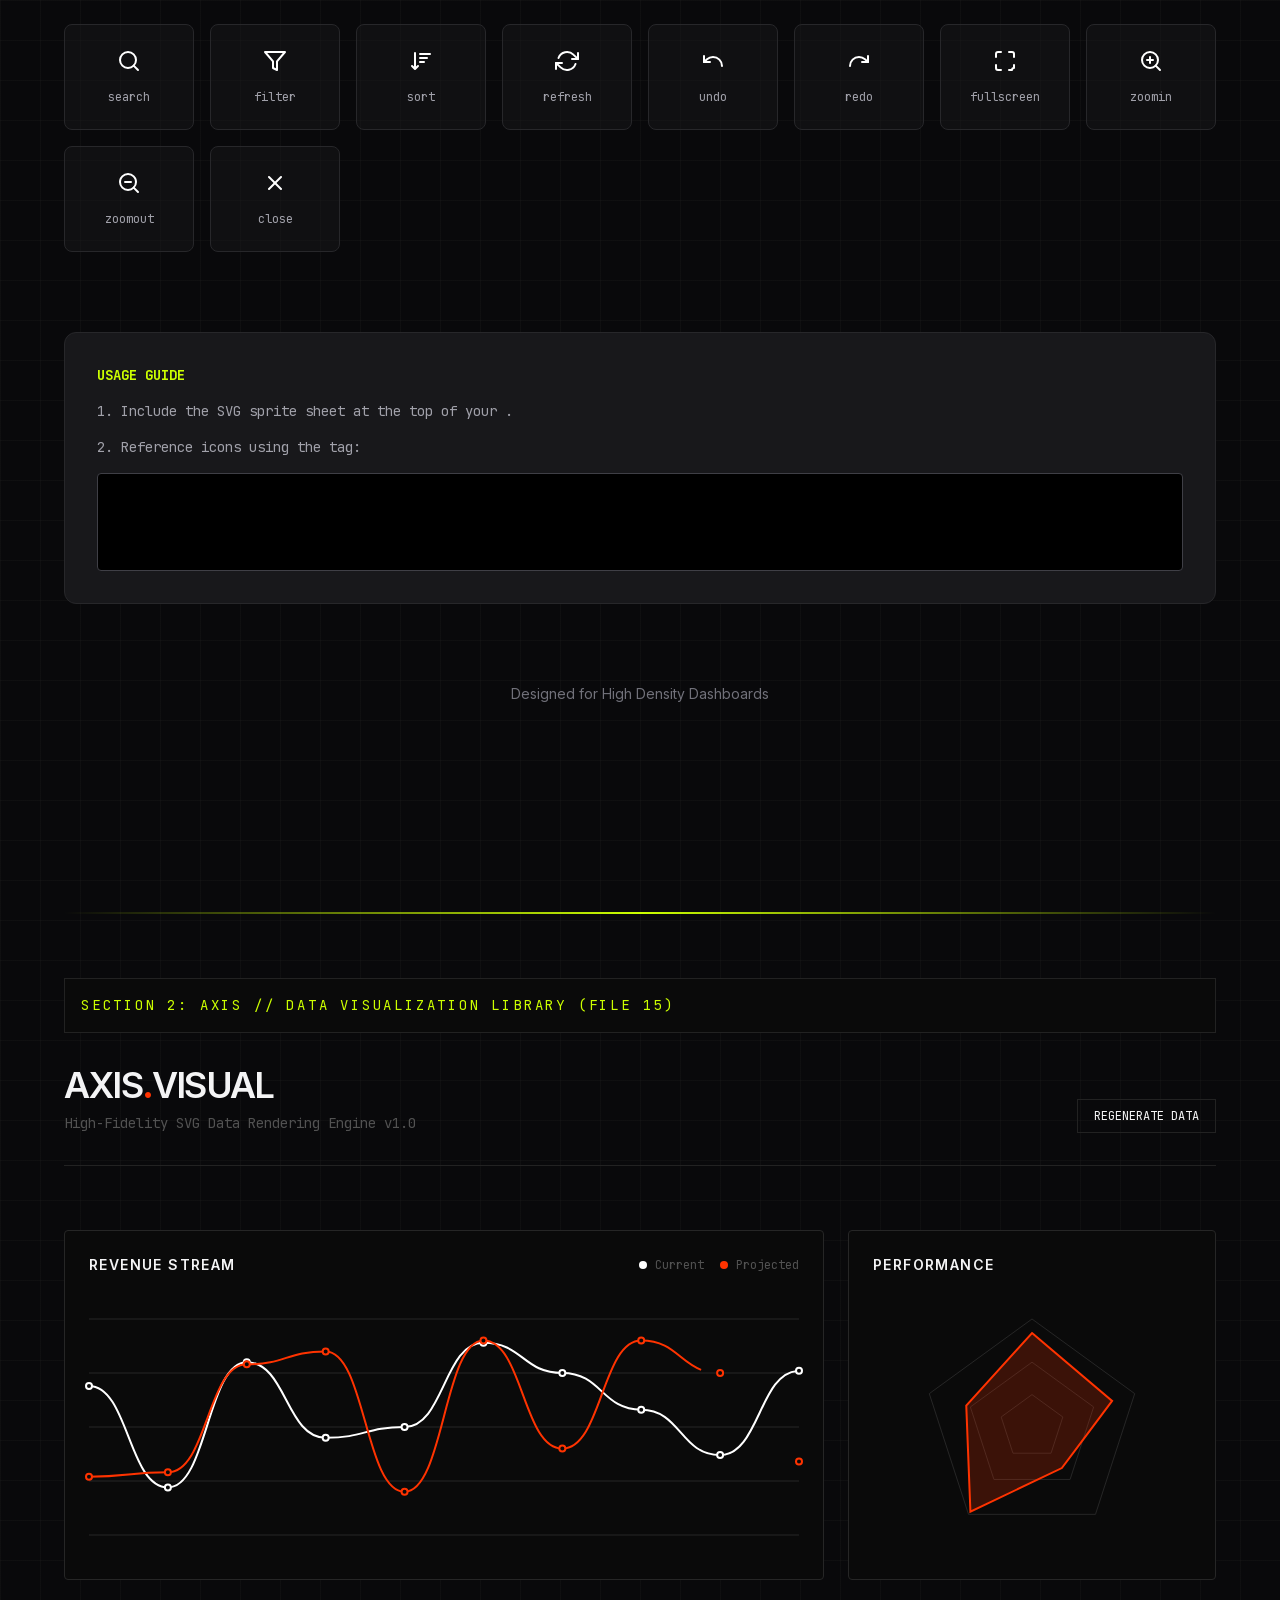
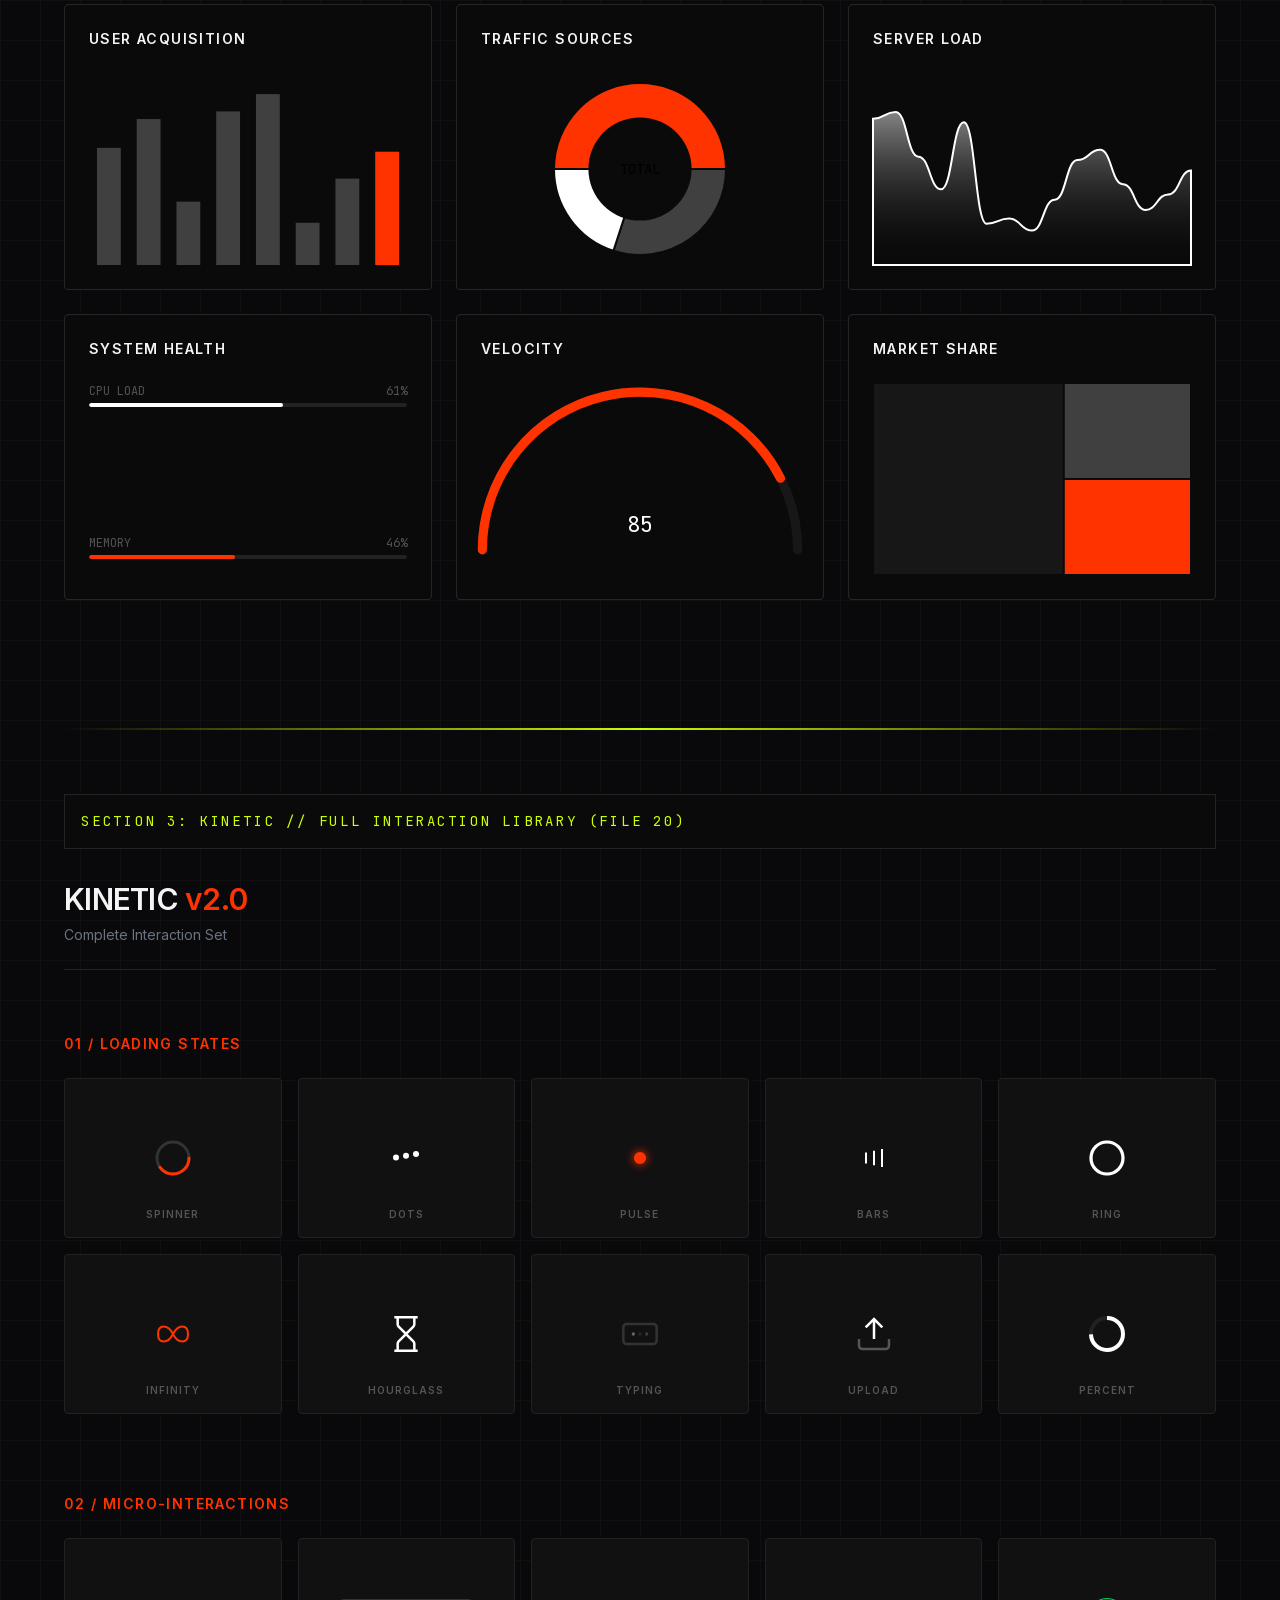
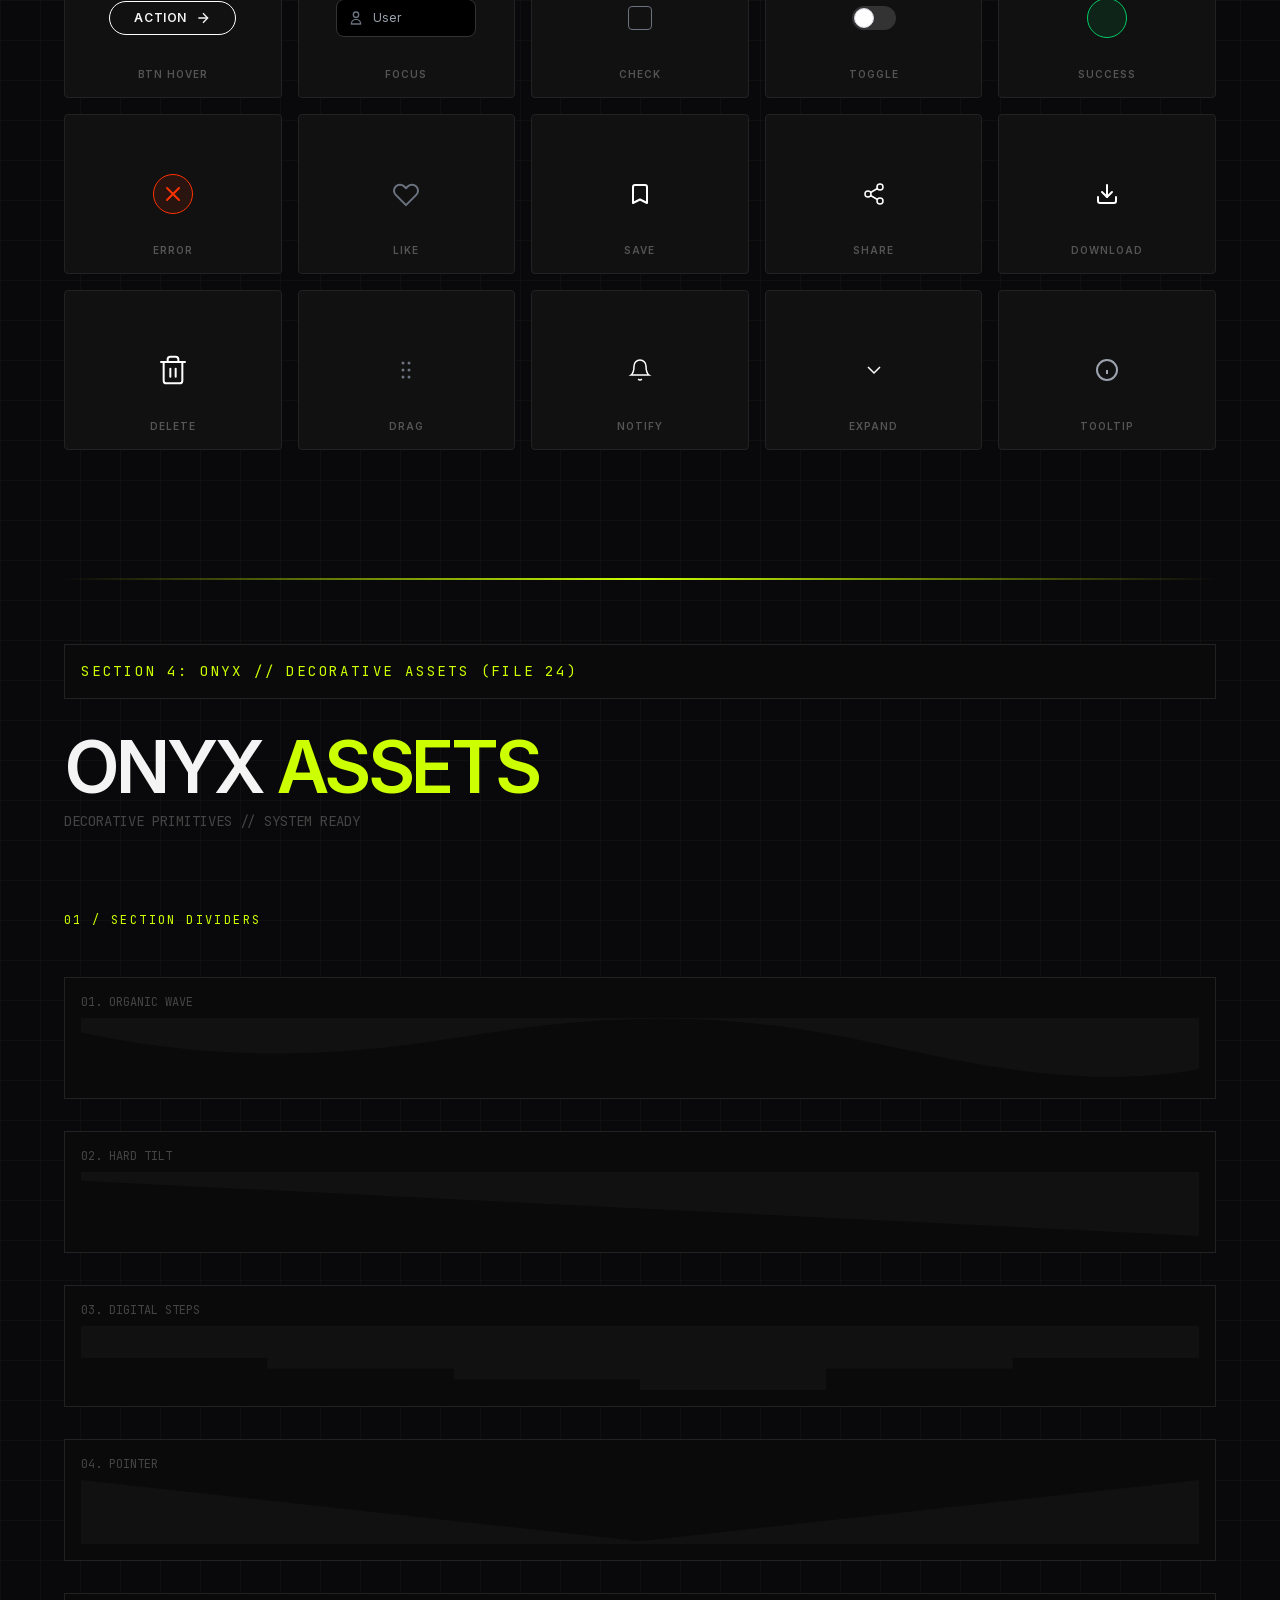
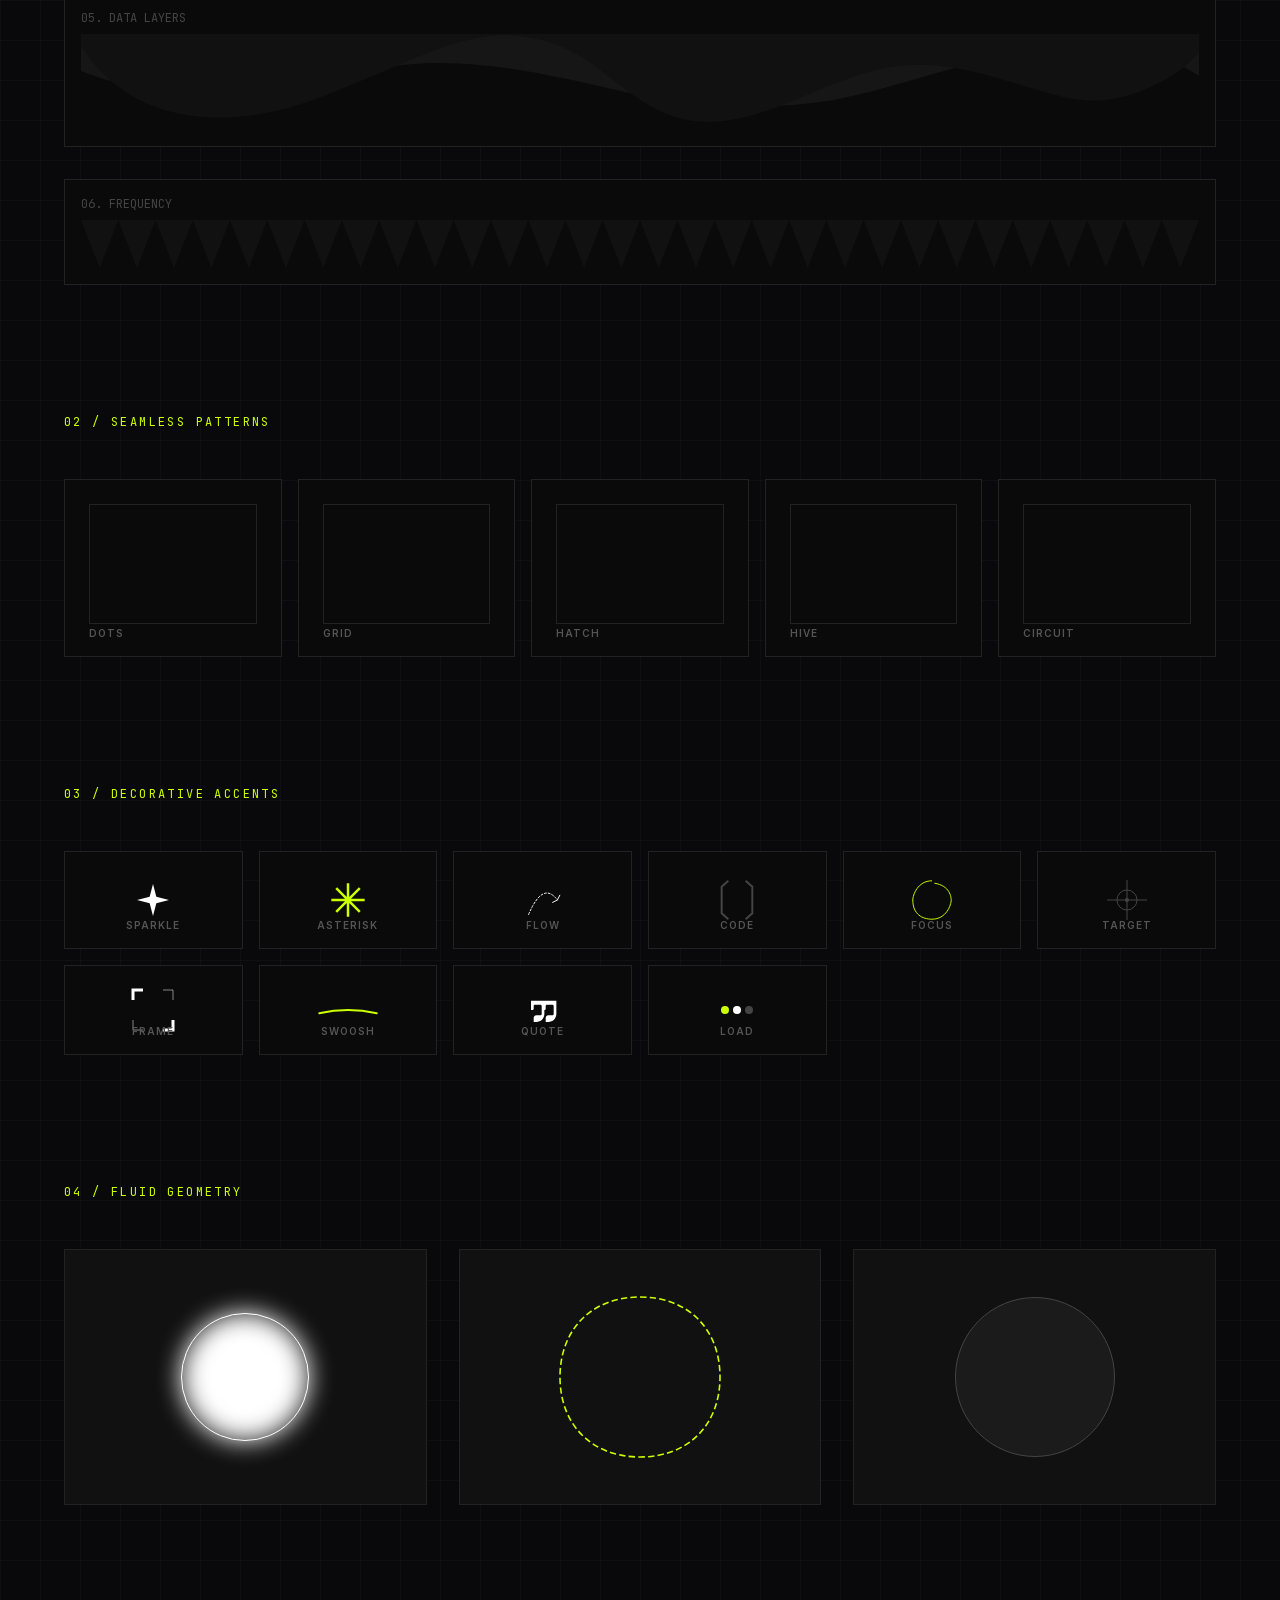
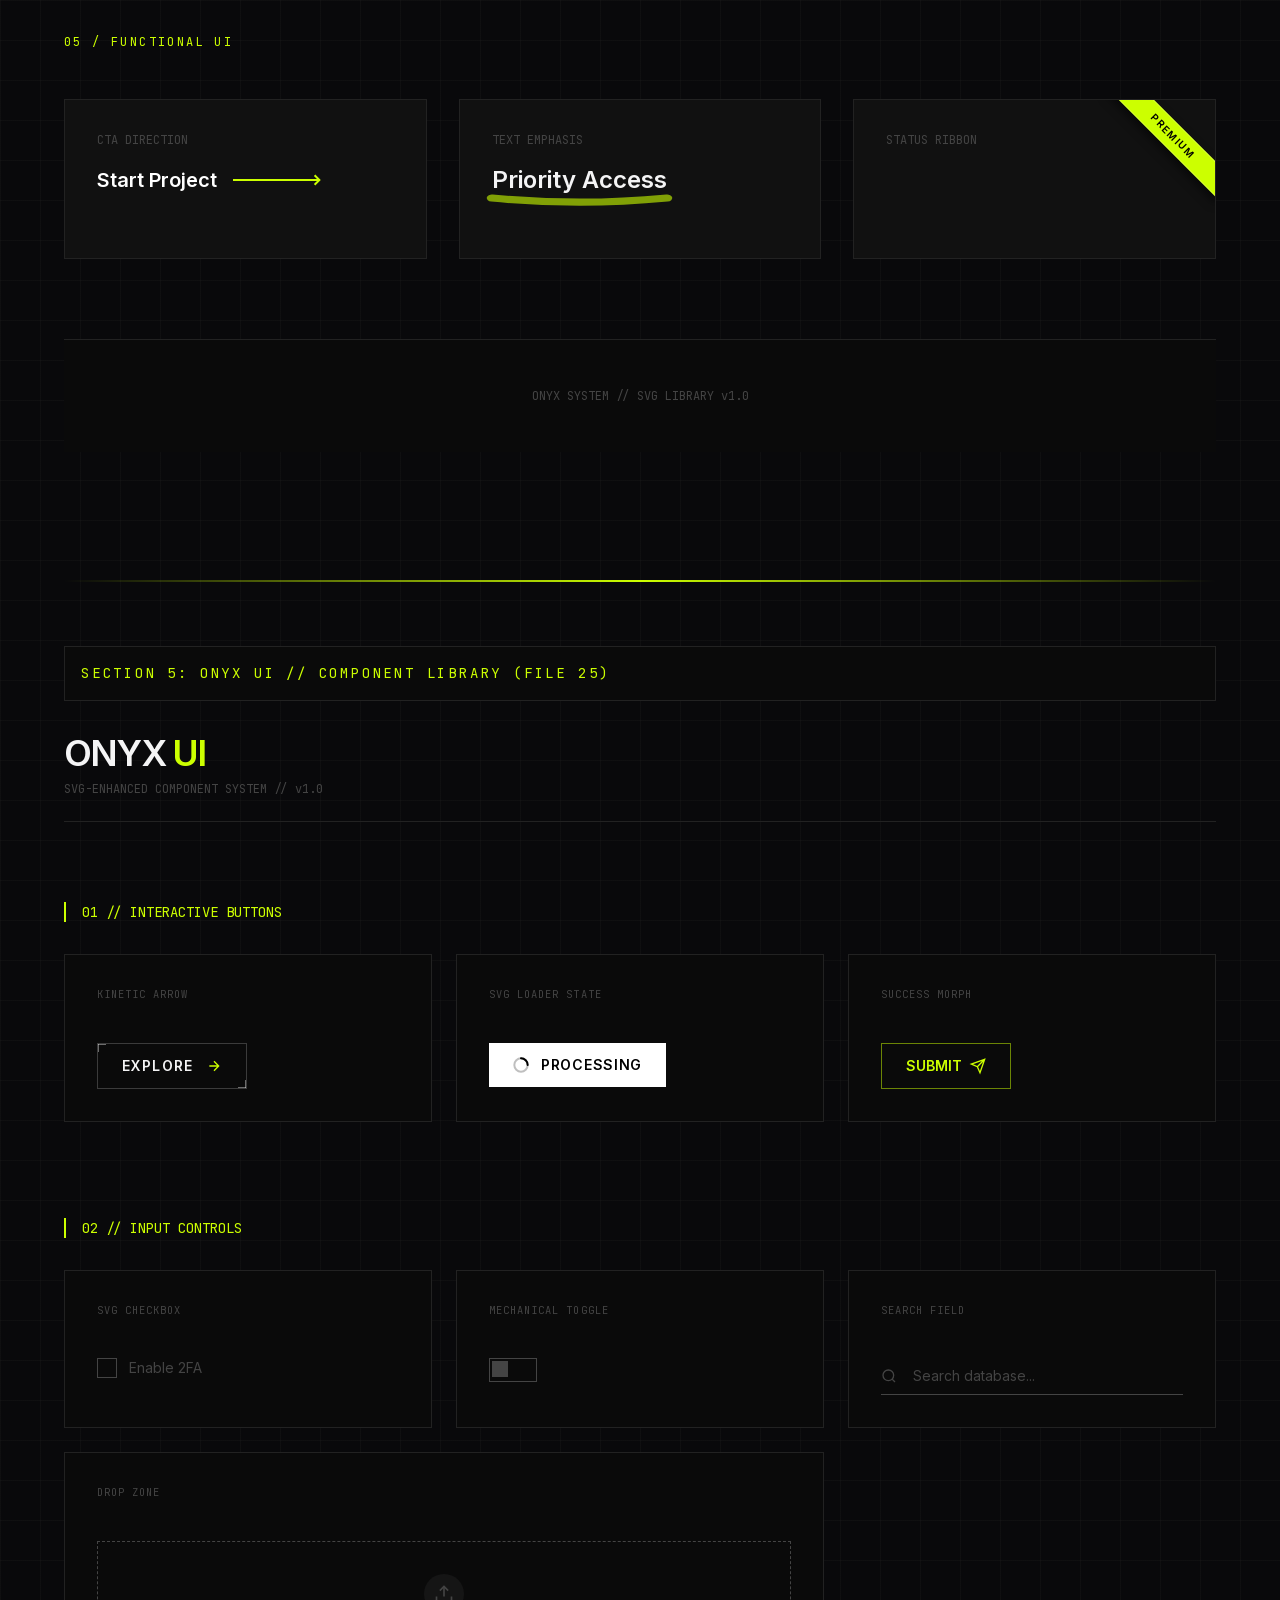
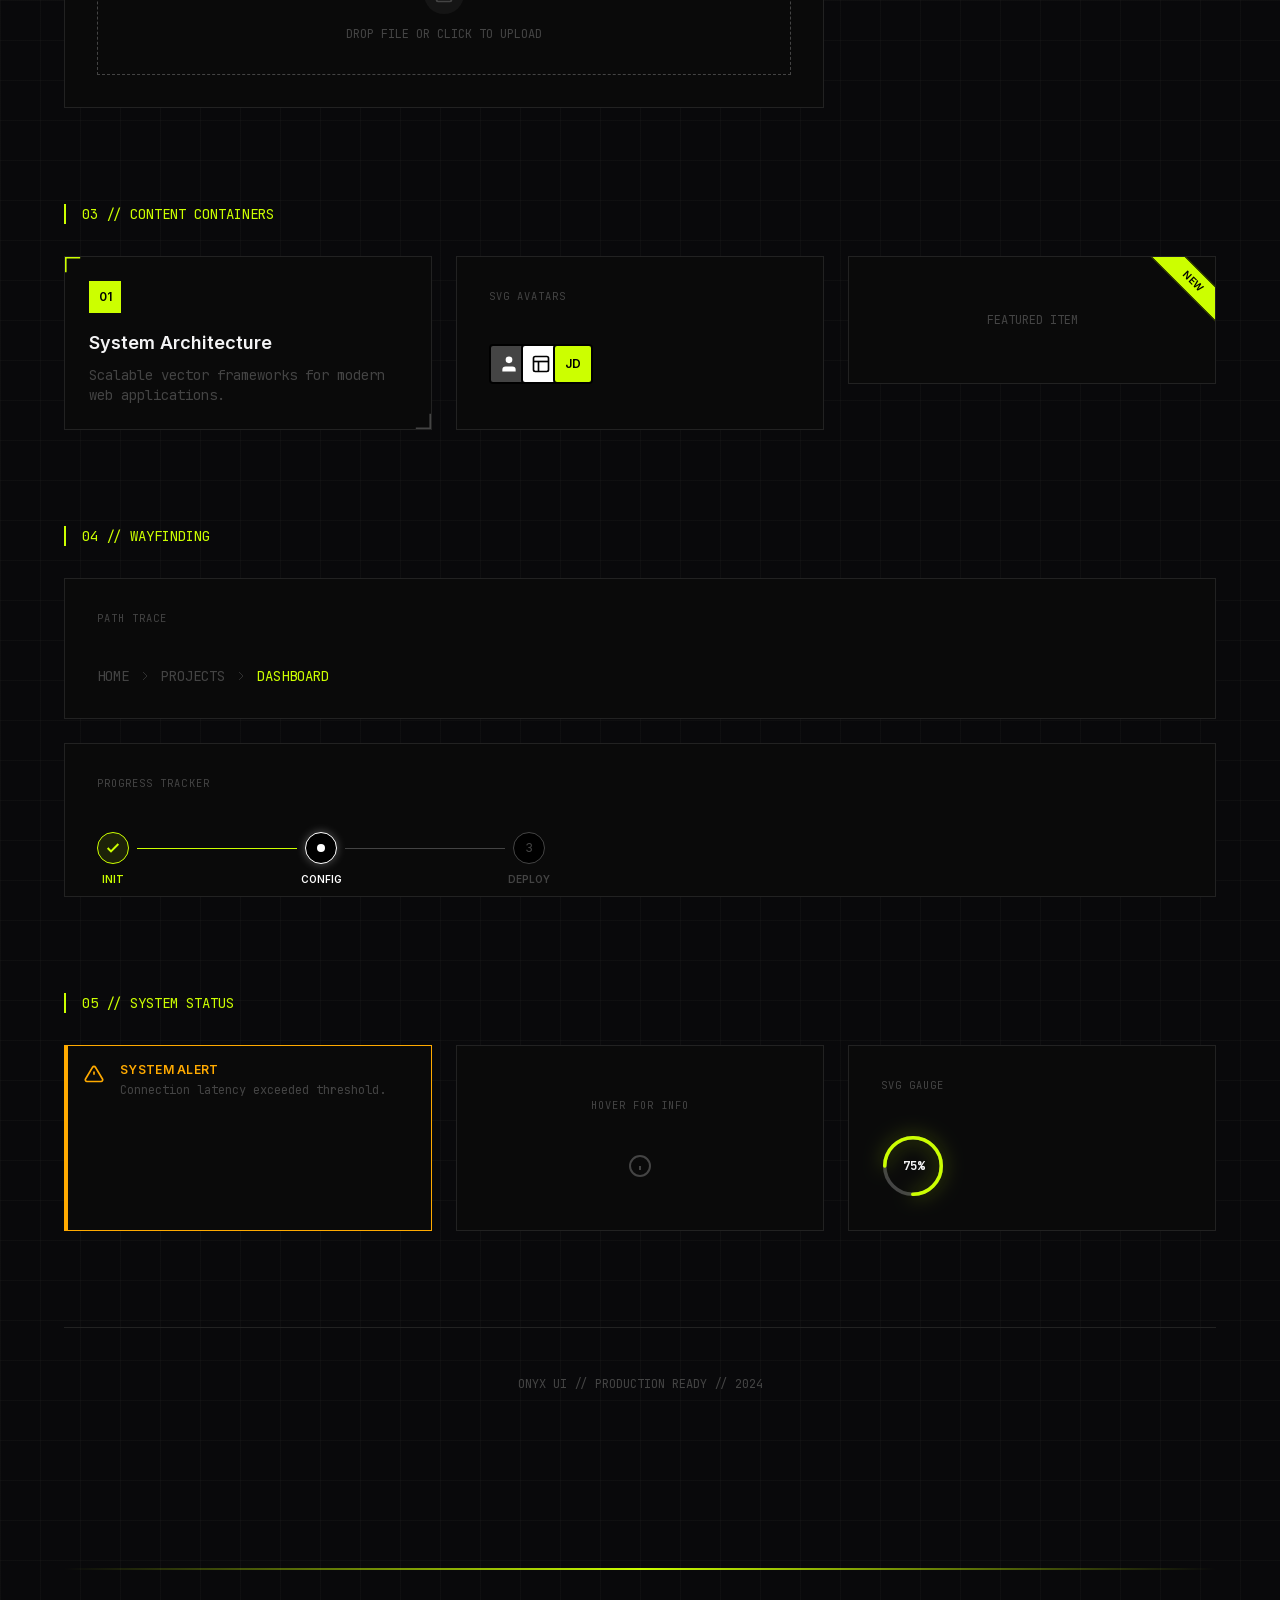
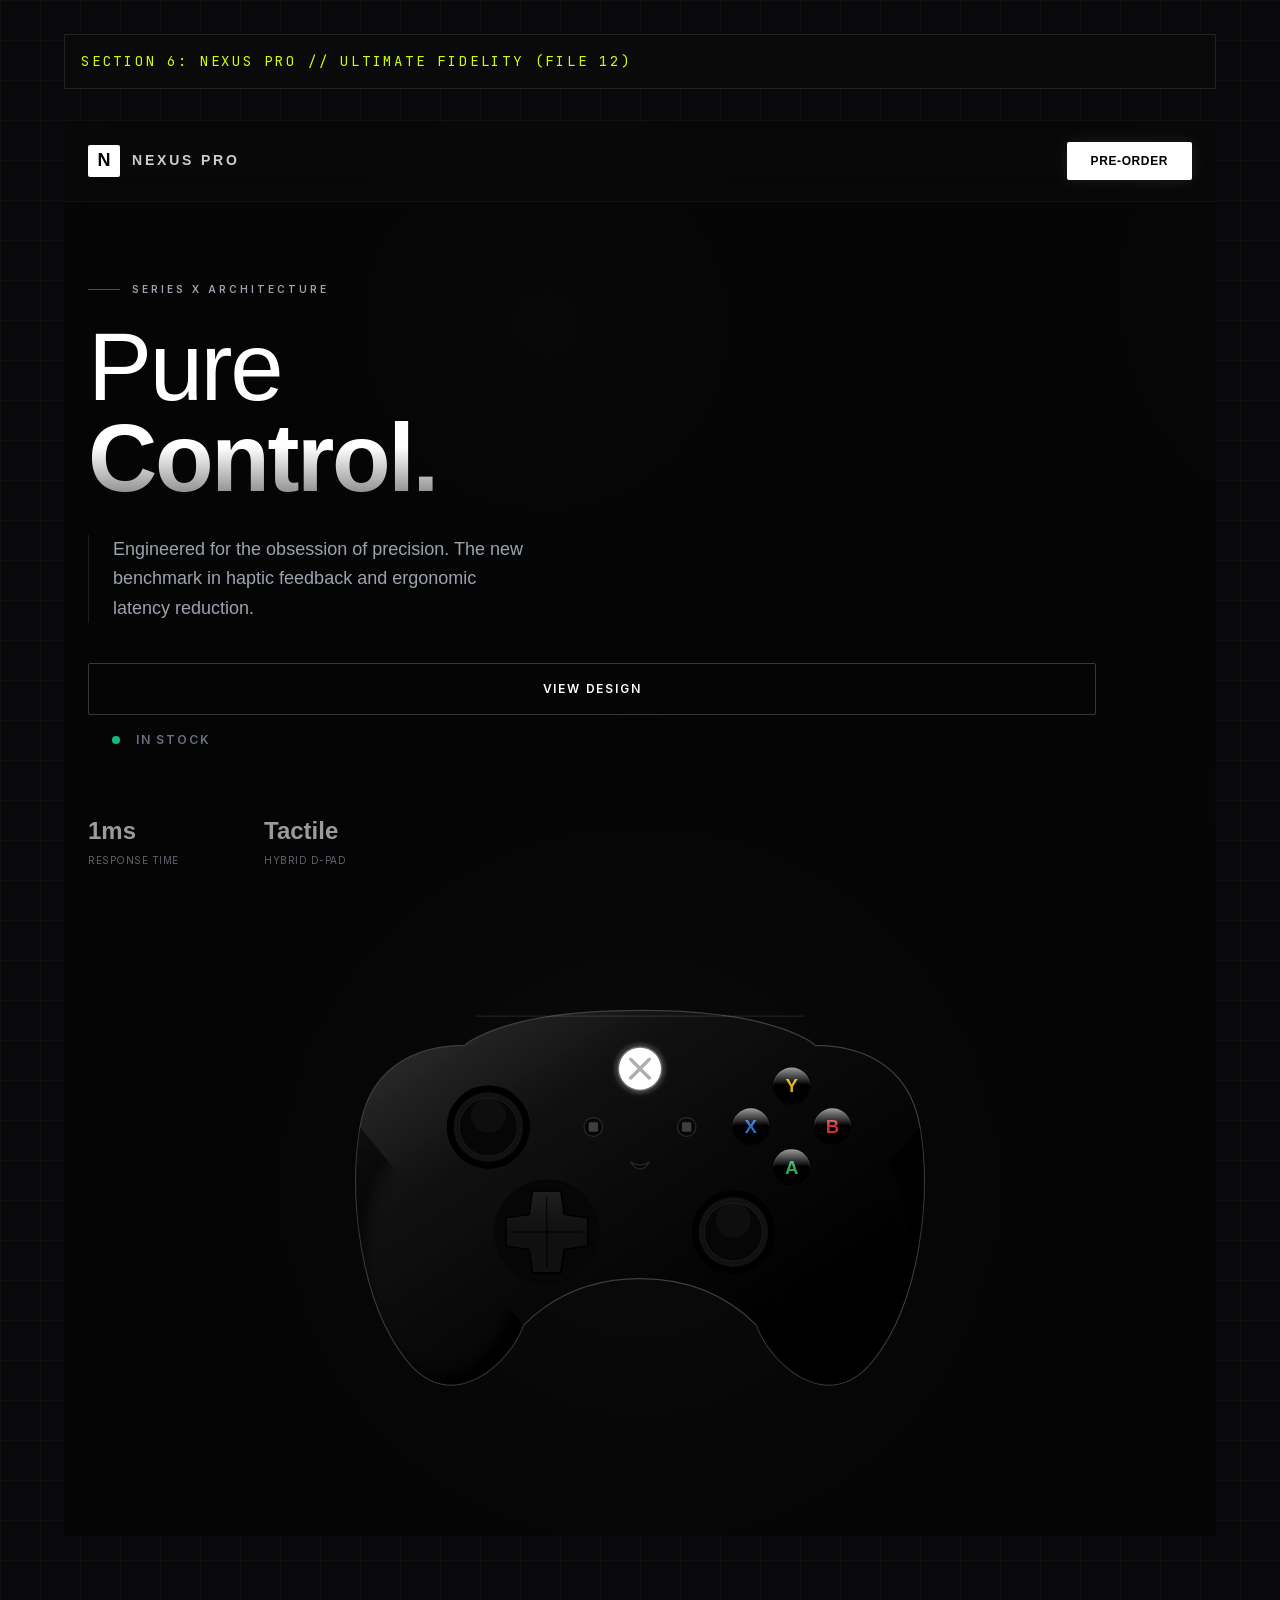
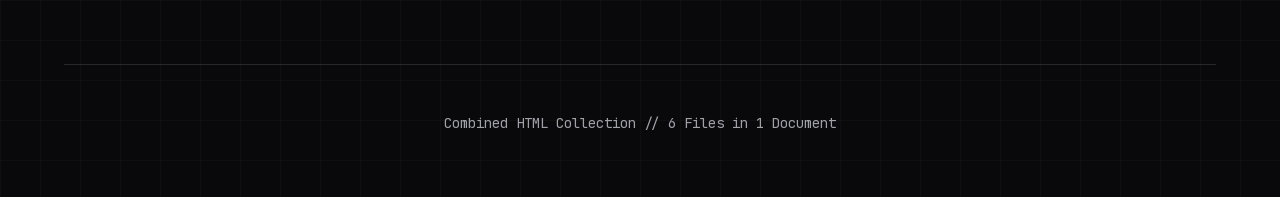
<file: templates/animations-gemini2/index.html>
<html class="dark antialiased" lang="en"><head><meta charset="utf-8"/>
<meta content="width=device-width, initial-scale=1.0" name="viewport"/>
<title>Combined HTML Collection</title>
<script src="assets/resource_3fa48481346f.js"></script>
<link href="https://fonts.googleapis.com" rel="preconnect"/>
<link crossorigin="" href="https://fonts.gstatic.com" rel="preconnect"/>
<link href="assets/css2_604c95cc5779.css" rel="stylesheet"/>
<script>
tailwind.config = {
darkMode: 'class',
theme: {
extend: {
fontFamily: {
sans: ['Inter', 'Space Grotesk', 'sans-serif'],
mono: ['JetBrains Mono', 'monospace'],
},
colors: {
obsidian: '#09090b',
charcoal: '#18181b',
concrete: '#f4f4f5',
acid: '#ccff00',
danger: '#ff453a',
void: '#000000',
surface: '#0a0a0a',
panel: '#111111',
border: '#222222',
accent: '#ff3300',
success: '#00cc66',
error: '#ff3300',
lime: '#ccff00',
dim: '#444444',
muted: '#525252',
text: '#e5e5e5',
warning: '#ffaa00',
},
animation: {
'float': 'float 8s ease-in-out infinite',
'spin-slow': 'spin 1s linear infinite',
'morph': 'morph 8s ease-in-out infinite',
'draw': 'draw 0.4s ease-out forwards',
},
keyframes: {
float: { '0%, 100%': { transform: 'translateY(0)' }, '50%': { transform: 'translateY(-10px)' } },
morph: {
'0%, 100%': { borderRadius: '60% 40% 30% 70% / 60% 30% 70% 40%' },
'50%': { borderRadius: '30% 60% 70% 40% / 50% 60% 30% 60%' },
},
draw: { 'to': { strokeDashoffset: '0' } }
}
}
}
}
</script>
<style>
body {
background-color: #000;
color: #e5e5e5;
}
/* Section Divider */
.section-divider {
width: 100%;
height: 2px;
background: linear-gradient(to right, transparent, #ccff00, transparent);
margin: 4rem 0;
}
.section-header {
font-family: 'JetBrains Mono', monospace;
font-size: 0.875rem;
color: #ccff00;
text-transform: uppercase;
letter-spacing: 0.2em;
margin-bottom: 2rem;
padding: 1rem;
border: 1px solid #222;
background: #0a0a0a;
}
/* Base Icon Styles */
.icon-base {
fill: none;
stroke: currentColor;
stroke-width: 2;
stroke-linecap: round;
stroke-linejoin: round;
transition: all 0.2s cubic-bezier(0.4, 0, 0.2, 1);
}
.icon-card:hover .icon-base {
transform: scale(1.1);
stroke: var(--hover-color, #ccff00);
}
@media (prefers-color-scheme: light) {
.icon-card:hover .icon-base {
stroke: #000000;
}
}
.icon-filled {
fill: currentColor;
stroke: none;
}
.bg-grid {
background-size: 40px 40px;
background-image: linear-gradient(to right, rgba(128, 128, 128, 0.05) 1px, transparent 1px),
linear-gradient(to bottom, rgba(128, 128, 128, 0.05) 1px, transparent 1px);
}
/* Chart Styles */
.chart-card {
background: #0a0a0a;
border: 1px solid #262626;
border-radius: 4px;
padding: 24px;
position: relative;
overflow: hidden;
transition: border-color 0.3s;
}
.chart-card:hover {
border-color: #404040;
}
#tooltip {
position: absolute;
background: rgba(10, 10, 10, 0.9);
backdrop-filter: blur(8px);
border: 1px solid #333;
padding: 8px 12px;
border-radius: 4px;
font-family: 'JetBrains Mono', monospace;
font-size: 12px;
color: white;
pointer-events: none;
opacity: 0;
transition: opacity 0.2s, transform 0.2s;
z-index: 100;
box-shadow: 0 4px 20px rgba(0,0,0,0.5);
}
svg { overflow: visible; }
.grid-line { stroke: #262626; stroke-width: 1; }
.axis-text { fill: #525252; font-family: 'JetBrains Mono'; font-size: 10px; }
.draw-path {
stroke-dasharray: 1000;
stroke-dashoffset: 1000;
animation: dash 1.5s cubic-bezier(0.16, 1, 0.3, 1) forwards;
}
.grow-bar {
transform-origin: bottom;
transform: scaleY(0);
animation: grow 1s cubic-bezier(0.16, 1, 0.3, 1) forwards;
}
.fade-in {
opacity: 0;
animation: fade 1s ease forwards;
}
@keyframes dash { to { stroke-dashoffset: 0; } }
@keyframes grow { to { transform: scaleY(1); } }
@keyframes fade { to { opacity: 1; } }
.noise {
position: fixed;
top: 0; left: 0; width: 100%; height: 100%;
opacity: 0.03;
pointer-events: none;
z-index: 9999;
background: url("filter_3E_3Crect_width__100_25_27f522a784f1.html")'/%3E%3C/svg%3E");
}
/* KINETIC Styles */
:root {
--ease-out: cubic-bezier(0.16, 1, 0.3, 1);
--ease-elastic: cubic-bezier(0.34, 1.56, 0.64, 1);
}
.card {
background: #111;
border: 1px solid #222;
border-radius: 4px;
display: flex;
flex-direction: column;
align-items: center;
justify-content: center;
height: 160px;
position: relative;
transition: border-color 0.3s, background-color 0.3s;
}
.card:hover { border-color: #444; background: #161616; }
.label {
position: absolute;
bottom: 15px;
font-size: 10px;
color: #555;
text-transform: uppercase;
letter-spacing: 1px;
font-weight: 700;
pointer-events: none;
}
@keyframes spin { to { transform: rotate(360deg); } }
@keyframes bounce { 0%, 100% { transform: translateY(0); } 50% { transform: translateY(-5px); } }
@keyframes radar { 0% { transform: scale(0.5); opacity: 1; border-width: 2px; } 100% { transform: scale(2.5); opacity: 0; border-width: 0px; } }
@keyframes ring-dash { 0% { stroke-dasharray: 1, 200; stroke-dashoffset: 0; } 50% { stroke-dasharray: 90, 200; stroke-dashoffset: -35px; } 100% { stroke-dasharray: 90, 200; stroke-dashoffset: -124px; } }
@keyframes dash-draw { 0% { stroke-dashoffset: 100; } 50% { stroke-dashoffset: 0; } 100% { stroke-dashoffset: -100; } }
@keyframes upload-arrow { 0%, 100% { transform: translateY(0); } 50% { transform: translateY(-6px); } }
@keyframes upload-bar { 0%, 100% { opacity: 0.3; } 50% { opacity: 1; } }
@keyframes shake {
10%, 90% { transform: translate3d(-1px, 0, 0); }
20%, 80% { transform: translate3d(2px, 0, 0); }
30%, 50%, 70% { transform: translate3d(-4px, 0, 0); }
40%, 60% { transform: translate3d(4px, 0, 0); }
}
@keyframes pop { 0% { transform: scale(1); } 50% { transform: scale(1.4); } 100% { transform: scale(1); } }
.dl-arrow-group { transition: transform 0.4s var(--ease-out), opacity 0.2s; }
.dl-progress { stroke-dasharray: 60; stroke-dashoffset: 60; transition: stroke-dashoffset 1s linear; }
.dl-check { transform: scale(0); transform-origin: center; transition: transform 0.3s var(--ease-elastic); }
.downloading .dl-arrow-group { transform: translateY(10px); opacity: 0; }
.downloading .dl-progress { stroke-dashoffset: 0; opacity: 1; }
.download-complete .dl-progress { opacity: 0; }
.download-complete .dl-check { transform: scale(1); }
.lid { transform-origin: 12px 5px; transition: transform 0.3s var(--ease-elastic); }
.trash-lines { transition: opacity 0.2s; }
.card:hover .lid { transform: translateY(-3px) rotate(-15deg); }
.card:hover .trash-lines { opacity: 0; }
.tooltip-box {
transform: translateY(10px) scale(0.95);
opacity: 0;
transition: all 0.3s var(--ease-elastic);
pointer-events: none;
}
.card:hover .tooltip-box { transform: translateY(0) scale(1); opacity: 1; }
/* ONYX Styles */
.section-title {
font-family: 'JetBrains Mono', monospace;
font-size: 0.75rem;
color: #ccff00;
text-transform: uppercase;
letter-spacing: 0.2em;
margin-bottom: 2rem;
display: block;
border-b: 1px solid #222;
padding-bottom: 1rem;
}
.grid-box {
background: #0a0a0a;
border: 1px solid #222;
padding: 1.5rem;
position: relative;
overflow: hidden;
transition: border-color 0.3s;
}
.grid-box:hover { border-color: #444; }
.pattern-swatch { width: 100%; height: 120px; border: 1px solid #222; margin-bottom: 0.5rem; }
/* ONYX UI Styles */
.svg-icon { fill: none; stroke: currentColor; stroke-width: 1.5; stroke-linecap: round; stroke-linejoin: round; }
.stroke-draw { stroke-dasharray: 20; stroke-dashoffset: 20; }
.group:hover .stroke-draw { animation: draw 0.4s ease-out forwards; }
input:checked ~ .checkbox-box { background-color: #ccff00; border-color: #ccff00; }
input:checked ~ .checkbox-box svg { transform: scale(1); }
.comp-card {
border: 1px solid #222;
background: #0a0a0a;
padding: 2rem;
display: flex;
flex-direction: column;
gap: 1.5rem;
position: relative;
}
.comp-label {
font-family: 'JetBrains Mono', monospace;
font-size: 0.65rem;
color: #444;
text-transform: uppercase;
letter-spacing: 0.1em;
margin-bottom: 1rem;
display: block;
}
</style></head>
<body class="bg-void dark:bg-obsidian text-zinc-900 dark:text-zinc-100 min-h-screen p-8 md:p-16 bg-grid transition-colors duration-300">
<div class="noise"></div>
<div id="tooltip"></div>
<!-- ========================================================================
         SECTION 1: SaaS Icon System // Agency Grade (File 14)
    ======================================================================== -->
<section class="max-w-7xl mx-auto mb-32" id="section-14">
<div class="section-header">SECTION 1: SaaS Icon System // Agency Grade (File 14)</div>
<!-- SVG SPRITE SHEET (Hidden) -->
<svg style="display: none;">
<defs>
<!-- NAVIGATION -->
<symbol id="nav-dashboard" viewbox="0 0 24 24"><rect height="7" width="7" x="3" y="3"></rect><rect height="7" width="7" x="14" y="3"></rect><rect height="7" width="7" x="14" y="14"></rect><rect height="7" width="7" x="3" y="14"></rect></symbol>
<symbol id="nav-projects" viewbox="0 0 24 24"><path d="M12 2L2 7l10 5 10-5-10-5zM2 17l10 5 10-5M2 12l10 5 10-5"></path></symbol>
<symbol id="nav-tasks" viewbox="0 0 24 24"><path d="M9 11l3 3L22 4"></path><path d="M21 12v7a2 2 0 0 1-2 2H5a2 2 0 0 1-2-2V5a2 2 0 0 1 2-2h11"></path></symbol>
<symbol id="nav-calendar" viewbox="0 0 24 24"><rect height="18" rx="2" ry="2" width="18" x="3" y="4"></rect><line x1="16" x2="16" y1="2" y2="6"></line><line x1="8" x2="8" y1="2" y2="6"></line><line x1="3" x2="21" y1="10" y2="10"></line></symbol>
<symbol id="nav-messages" viewbox="0 0 24 24"><path d="M21 11.5a8.38 8.38 0 0 1-.9 3.8 8.5 8.5 0 0 1-7.6 4.7 8.38 8.38 0 0 1-3.8-.9L3 21l1.9-5.7a8.38 8.38 0 0 1-.9-3.8 8.5 8.5 0 0 1 4.7-7.6 8.38 8.38 0 0 1 3.8-.9h.5a8.48 8.48 0 0 1 8 8v.5z"></path></symbol>
<symbol id="nav-team" viewbox="0 0 24 24"><path d="M17 21v-2a4 4 0 0 0-4-4H5a4 4 0 0 0-4 4v2"></path><circle cx="9" cy="7" r="4"></circle><path d="M23 21v-2a4 4 0 0 0-3-3.87"></path><path d="M16 3.13a4 4 0 0 1 0 7.75"></path></symbol>
<symbol id="nav-reports" viewbox="0 0 24 24"><line x1="18" x2="18" y1="20" y2="10"></line><line x1="12" x2="12" y1="20" y2="4"></line><line x1="6" x2="6" y1="20" y2="14"></line></symbol>
<symbol id="nav-settings" viewbox="0 0 24 24"><circle cx="12" cy="12" r="3"></circle><path d="M19.4 15a1.65 1.65 0 0 0 .33 1.82l.06.06a2 2 0 0 1 0 2.83 2 2 0 0 1-2.83 0l-.06-.06a1.65 1.65 0 0 0-1.82-.33 1.65 1.65 0 0 0-1 1.51V21a2 2 0 0 1-2 2 2 2 0 0 1-2-2v-.09A1.65 1.65 0 0 0 9 19.4a1.65 1.65 0 0 0-1.82.33l-.06.06a2 2 0 0 1-2.83 0 2 2 0 0 1 0-2.83l.06-.06a1.65 1.65 0 0 0 .33-1.82 1.65 1.65 0 0 0-1.51-1H3a2 2 0 0 1-2-2 2 2 0 0 1 2-2h.09A1.65 1.65 0 0 0 4.6 9a1.65 1.65 0 0 0-.33-1.82l-.06-.06a2 2 0 0 1 0-2.83 2 2 0 0 1 2.83 0l.06.06a1.65 1.65 0 0 0 1.82.33H9a1.65 1.65 0 0 0 1-1.51V3a2 2 0 0 1 2-2 2 2 0 0 1 2 2v.09a1.65 1.65 0 0 0 1 1.51 1.65 1.65 0 0 0 1.82-.33l.06-.06a2 2 0 0 1 2.83 0 2 2 0 0 1 0 2.83l-.06.06a1.65 1.65 0 0 0-.33 1.82V9a1.65 1.65 0 0 0 1.51 1H21a2 2 0 0 1 2 2 2 2 0 0 1-2 2h-.09a1.65 1.65 0 0 0-1.51 1z"></path></symbol>
<!-- ACTIONS -->
<symbol id="act-add" viewbox="0 0 24 24"><line x1="12" x2="12" y1="5" y2="19"></line><line x1="5" x2="19" y1="12" y2="12"></line></symbol>
<symbol id="act-edit" viewbox="0 0 24 24"><path d="M11 4H4a2 2 0 0 0-2 2v14a2 2 0 0 0 2 2h14a2 2 0 0 0 2-2v-7"></path><path d="M18.5 2.5a2.121 2.121 0 0 1 3 3L12 15l-4 1 1-4 9.5-9.5z"></path></symbol>
<symbol id="act-delete" viewbox="0 0 24 24"><polyline points="3 6 5 6 21 6"></polyline><path d="M19 6v14a2 2 0 0 1-2 2H7a2 2 0 0 1-2-2V6m3 0V4a2 2 0 0 1 2-2h4a2 2 0 0 1 2 2v2"></path><line x1="10" x2="10" y1="11" y2="17"></line><line x1="14" x2="14" y1="11" y2="17"></line></symbol>
<symbol id="act-save" viewbox="0 0 24 24"><path d="M19 21H5a2 2 0 0 1-2-2V5a2 2 0 0 1 2-2h11l5 5v11a2 2 0 0 1-2 2z"></path><polyline points="17 21 17 13 7 13 7 21"></polyline><polyline points="7 3 7 8 15 8"></polyline></symbol>
<symbol id="act-cancel" viewbox="0 0 24 24"><line x1="18" x2="6" y1="6" y2="18"></line><line x1="6" x2="18" y1="6" y2="18"></line></symbol>
<symbol id="act-upload" viewbox="0 0 24 24"><path d="M21 15v4a2 2 0 0 1-2 2H5a2 2 0 0 1-2-2v-4"></path><polyline points="17 8 12 3 7 8"></polyline><line x1="12" x2="12" y1="3" y2="15"></line></symbol>
<symbol id="act-download" viewbox="0 0 24 24"><path d="M21 15v4a2 2 0 0 1-2 2H5a2 2 0 0 1-2-2v-4"></path><polyline points="7 10 12 15 17 10"></polyline><line x1="12" x2="12" y1="15" y2="3"></line></symbol>
<symbol id="act-share" viewbox="0 0 24 24"><circle cx="18" cy="5" r="3"></circle><circle cx="6" cy="12" r="3"></circle><circle cx="18" cy="19" r="3"></circle><line x1="8.59" x2="15.42" y1="13.51" y2="17.49"></line><line x1="15.41" x2="8.59" y1="6.51" y2="10.49"></line></symbol>
<symbol id="act-print" viewbox="0 0 24 24"><polyline points="6 9 6 2 18 2 18 9"></polyline><path d="M6 18H4a2 2 0 0 1-2-2v-5a2 2 0 0 1 2-2h16a2 2 0 0 1 2 2v5a2 2 0 0 1-2 2h-2"></path><rect height="8" width="12" x="6" y="14"></rect></symbol>
<symbol id="act-export" viewbox="0 0 24 24"><path d="M4 17v2a2 2 0 0 0 2 2h12a2 2 0 0 0 2-2v-2"></path><polyline points="7 11 12 16 17 11"></polyline><line x1="12" x2="12" y1="16" y2="4"></line></symbol>
<!-- STATUS -->
<symbol id="stat-success" viewbox="0 0 24 24"><path d="M22 11.08V12a10 10 0 1 1-5.93-9.14"></path><polyline points="22 4 12 14.01 9 11.01"></polyline></symbol>
<symbol id="stat-error" viewbox="0 0 24 24"><circle cx="12" cy="12" r="10"></circle><line x1="15" x2="9" y1="9" y2="15"></line><line x1="9" x2="15" y1="9" y2="15"></line></symbol>
<symbol id="stat-warning" viewbox="0 0 24 24"><path d="M10.29 3.86L1.82 18a2 2 0 0 0 1.71 3h16.94a2 2 0 0 0 1.71-3L13.71 3.86a2 2 0 0 0-3.42 0z"></path><line x1="12" x2="12" y1="9" y2="13"></line><line x1="12" x2="12.01" y1="17" y2="17"></line></symbol>
<symbol id="stat-info" viewbox="0 0 24 24"><circle cx="12" cy="12" r="10"></circle><line x1="12" x2="12" y1="16" y2="12"></line><line x1="12" x2="12.01" y1="8" y2="8"></line></symbol>
<symbol id="stat-loading" viewbox="0 0 24 24"><path d="M21 12a9 9 0 1 1-6.219-8.56"></path></symbol>
<symbol id="stat-pending" viewbox="0 0 24 24"><circle cx="12" cy="12" r="10"></circle><polyline points="12 6 12 12 16 14"></polyline></symbol>
<!-- COMMUNICATION -->
<symbol id="comm-email" viewbox="0 0 24 24"><path d="M4 4h16c1.1 0 2 .9 2 2v12c0 1.1-.9 2-2 2H4c-1.1 0-2-.9-2-2V6c0-1.1.9-2 2-2z"></path><polyline points="22,6 12,13 2,6"></polyline></symbol>
<symbol id="comm-phone" viewbox="0 0 24 24"><path d="M22 16.92v3a2 2 0 0 1-2.18 2 19.79 19.79 0 0 1-8.63-3.07 19.5 19.5 0 0 1-6-6 19.79 19.79 0 0 1-3.07-8.67A2 2 0 0 1 4.11 2h3a2 2 0 0 1 2 1.72 12.84 12.84 0 0 0 .7 2.81 2 2 0 0 1-.45 2.11L8.09 9.91a16 16 0 0 0 6 6l1.27-1.27a2 2 0 0 1 2.11-.45 12.84 12.84 0 0 0 2.81.7A2 2 0 0 1 22 16.92z"></path></symbol>
<symbol id="comm-chat" viewbox="0 0 24 24"><path d="M21 15a2 2 0 0 1-2 2H7l-4 4V5a2 2 0 0 1 2-2h14a2 2 0 0 1 2 2z"></path></symbol>
<symbol id="comm-video" viewbox="0 0 24 24"><polygon points="23 7 16 12 23 17 23 7"></polygon><rect height="14" rx="2" ry="2" width="15" x="1" y="5"></rect></symbol>
<symbol id="comm-notify" viewbox="0 0 24 24"><path d="M18 8A6 6 0 0 0 6 8c0 7-3 9-3 9h18s-3-2-3-9"></path><path d="M13.73 21a2 2 0 0 1-3.46 0"></path></symbol>
<symbol id="comm-comment" viewbox="0 0 24 24"><path d="M21 11.5a8.38 8.38 0 0 1-.9 3.8 8.5 8.5 0 0 1-7.6 4.7 8.38 8.38 0 0 1-3.8-.9L3 21l1.9-5.7a8.38 8.38 0 0 1-.9-3.8 8.5 8.5 0 0 1 4.7-7.6 8.38 8.38 0 0 1 3.8-.9h.5a8.48 8.48 0 0 1 8 8v.5z"></path></symbol>
<symbol id="comm-mention" viewbox="0 0 24 24"><circle cx="12" cy="12" r="4"></circle><path d="M16 8v5a3 3 0 0 0 6 0v-1a10 10 0 1 0-3.92 7.94"></path></symbol>
<symbol id="comm-reaction" viewbox="0 0 24 24"><path d="M20.84 4.61a5.5 5.5 0 0 0-7.78 0L12 5.67l-1.06-1.06a5.5 5.5 0 0 0-7.78 7.78l1.06 1.06L12 21.23l7.78-7.78 1.06-1.06a5.5 5.5 0 0 0 0-7.78z"></path></symbol>
<!-- CONTENT -->
<symbol id="cont-doc" viewbox="0 0 24 24"><path d="M14 2H6a2 2 0 0 0-2 2v16a2 2 0 0 0 2 2h12a2 2 0 0 0 2-2V8z"></path><polyline points="14 2 14 8 20 8"></polyline><line x1="16" x2="8" y1="13" y2="13"></line><line x1="16" x2="8" y1="17" y2="17"></line><polyline points="10 9 9 9 8 9"></polyline></symbol>
<symbol id="cont-image" viewbox="0 0 24 24"><rect height="18" rx="2" ry="2" width="18" x="3" y="3"></rect><circle cx="8.5" cy="8.5" r="1.5"></circle><polyline points="21 15 16 10 5 21"></polyline></symbol>
<symbol id="cont-video" viewbox="0 0 24 24"><rect height="20" rx="2.18" ry="2.18" width="20" x="2" y="2"></rect><line x1="7" x2="7" y1="2" y2="22"></line><line x1="17" x2="17" y1="2" y2="22"></line><line x1="2" x2="22" y1="12" y2="12"></line><line x1="2" x2="7" y1="7" y2="7"></line><line x1="2" x2="7" y1="17" y2="17"></line><line x1="17" x2="22" y1="17" y2="17"></line><line x1="17" x2="22" y1="7" y2="7"></line></symbol>
<symbol id="cont-audio" viewbox="0 0 24 24"><path d="M12 1a3 3 0 0 0-3 3v8a3 3 0 0 0 6 0V4a3 3 0 0 0-3-3z"></path><path d="M19 10v2a7 7 0 0 1-14 0v-2"></path><line x1="12" x2="12" y1="19" y2="23"></line><line x1="8" x2="16" y1="23" y2="23"></line></symbol>
<symbol id="cont-link" viewbox="0 0 24 24"><path d="M10 13a5 5 0 0 0 7.54.54l3-3a5 5 0 0 0-7.07-7.07l-1.72 1.71"></path><path d="M14 11a5 5 0 0 0-7.54-.54l-3 3a5 5 0 0 0 7.07 7.07l1.71-1.71"></path></symbol>
<symbol id="cont-code" viewbox="0 0 24 24"><polyline points="16 18 22 12 16 6"></polyline><polyline points="8 6 2 12 8 18"></polyline></symbol>
<symbol id="cont-table" viewbox="0 0 24 24"><rect height="18" rx="2" ry="2" width="18" x="3" y="3"></rect><line x1="3" x2="21" y1="9" y2="9"></line><line x1="3" x2="21" y1="15" y2="15"></line><line x1="12" x2="12" y1="3" y2="21"></line></symbol>
<symbol id="cont-pres" viewbox="0 0 24 24"><path d="M2 3h20"></path><path d="M21 3v11a2 2 0 0 1-2 2H5a2 2 0 0 1-2-2V3"></path><path d="m7 21 5-5 5 5"></path></symbol>
<!-- SYSTEM -->
<symbol id="sys-search" viewbox="0 0 24 24"><circle cx="11" cy="11" r="8"></circle><line x1="21" x2="16.65" y1="21" y2="16.65"></line></symbol>
<symbol id="sys-filter" viewbox="0 0 24 24"><polygon points="22 3 2 3 10 12.46 10 19 14 21 14 12.46 22 3"></polygon></symbol>
<symbol id="sys-sort" viewbox="0 0 24 24"><path d="M11 5h10"></path><path d="M11 9h7"></path><path d="M11 13h4"></path><path d="M3 17l3 3 3-3"></path><path d="M6 18V4"></path></symbol>
<symbol id="sys-refresh" viewbox="0 0 24 24"><polyline points="23 4 23 10 17 10"></polyline><polyline points="1 20 1 14 7 14"></polyline><path d="M3.51 9a9 9 0 0 1 14.85-3.36L23 10M1 14l4.64 4.36A9 9 0 0 0 20.49 15"></path></symbol>
<symbol id="sys-undo" viewbox="0 0 24 24"><path d="M3 7v6h6"></path><path d="M21 17a9 9 0 0 0-9-9 9 9 0 0 0-6 2.3L3 13"></path></symbol>
<symbol id="sys-redo" viewbox="0 0 24 24"><path d="M21 7v6h-6"></path><path d="M3 17a9 9 0 0 1 9-9 9 9 0 0 1 6 2.3l3 2.7"></path></symbol>
<symbol id="sys-fullscreen" viewbox="0 0 24 24"><path d="M8 3H5a2 2 0 0 0-2 2v3"></path><path d="M16 3h3a2 2 0 0 1 2 2v3"></path><path d="M8 21H5a2 2 0 0 1-2-2v-3"></path><path d="M16 21h3a2 2 0 0 1 2-2v-3"></path></symbol>
<symbol id="sys-zoomin" viewbox="0 0 24 24"><circle cx="11" cy="11" r="8"></circle><line x1="21" x2="16.65" y1="21" y2="16.65"></line><line x1="11" x2="11" y1="8" y2="14"></line><line x1="8" x2="14" y1="11" y2="11"></line></symbol>
<symbol id="sys-zoomout" viewbox="0 0 24 24"><circle cx="11" cy="11" r="8"></circle><line x1="21" x2="16.65" y1="21" y2="16.65"></line><line x1="8" x2="14" y1="11" y2="11"></line></symbol>
<symbol id="sys-close" viewbox="0 0 24 24"><line x1="18" x2="6" y1="6" y2="18"></line><line x1="6" x2="18" y1="6" y2="18"></line></symbol>
</defs>
</svg>
<div class="max-w-6xl mx-auto">
<header class="mb-16 border-b border-zinc-200 dark:border-zinc-800 pb-8">
<h1 class="text-4xl font-bold tracking-tight mb-4 font-sans">Icon System <span class="text-xs align-top bg-acid text-black px-2 py-1 rounded font-mono ml-2">v2.0</span></h1>
<p class="text-zinc-500 dark:text-zinc-400 max-w-2xl text-lg">
                    A high-performance SVG sprite system designed for enterprise SaaS applications.
                    Built on a 24px grid with a consistent 2px stroke. Optimized for dark mode with high-contrast acid accents.
                </p>
</header>
<script>
                const renderSection = (title, icons) => {
                    document.write(`
                        <section class="mb-16">
                            <h2 class="text-sm font-mono uppercase tracking-widest text-zinc-400 mb-6">${title}</h2>
                            <div class="grid grid-cols-2 sm:grid-cols-4 md:grid-cols-6 lg:grid-cols-8 gap-4">
                                ${icons.map(id => `
                                    <div class="icon-card group flex flex-col items-center justify-center p-6 bg-white dark:bg-zinc-900/50 rounded-lg border border-zinc-200 dark:border-zinc-800 hover:border-zinc-300 dark:hover:border-zinc-700 cursor-pointer transition-all duration-200">
                                        <svg class="w-6 h-6 icon-base mb-4 text-zinc-900 dark:text-white"><use href="#${id}"></use></svg>
                                        <span class="text-xs font-mono text-zinc-500 dark:text-zinc-400 group-hover:text-zinc-900 dark:group-hover:text-white transition-colors">${id.split('-')[1]}</span>
                                    </div>
                                `).join('')}
                            </div>
                        </section>
                    `);
                };

                renderSection('Navigation', [
                    'nav-dashboard', 'nav-projects', 'nav-tasks', 'nav-calendar',
                    'nav-messages', 'nav-team', 'nav-reports', 'nav-settings'
                ]);

                renderSection('Actions', [
                    'act-add', 'act-edit', 'act-delete', 'act-save', 'act-cancel',
                    'act-upload', 'act-download', 'act-share', 'act-print', 'act-export'
                ]);

                renderSection('Status', [
                    'stat-success', 'stat-error', 'stat-warning', 'stat-info',
                    'stat-loading', 'stat-pending'
                ]);

                renderSection('Communication', [
                    'comm-email', 'comm-phone', 'comm-chat', 'comm-video',
                    'comm-notify', 'comm-comment', 'comm-mention', 'comm-reaction'
                ]);

                renderSection('Content', [
                    'cont-doc', 'cont-image', 'cont-video', 'cont-audio',
                    'cont-link', 'cont-code', 'cont-table', 'cont-pres'
                ]);

                renderSection('System', [
                    'sys-search', 'sys-filter', 'sys-sort', 'sys-refresh', 'sys-undo',
                    'sys-redo', 'sys-fullscreen', 'sys-zoomin', 'sys-zoomout', 'sys-close'
                ]);
            </script>
<section class="mt-20 p-8 bg-zinc-900 rounded-xl text-zinc-200 font-mono text-sm border border-zinc-800">
<h3 class="text-acid mb-4 uppercase font-bold">Usage Guide</h3>
<p class="mb-4 text-zinc-400">1. Include the SVG sprite sheet at the top of your <body>.</body></p>
<p class="mb-4 text-zinc-400">2. Reference icons using the <use> tag:</use></p>
<div class="bg-black p-4 rounded border border-zinc-700 overflow-x-auto">
<code>
<svg class="w-6 h-6 fill-none stroke-current"><br/>
                          <use href="#nav-dashboard"></use><br/>
</svg>
</code>
</div>
</section>
<footer class="py-20 text-center text-zinc-500 text-sm">
                Designed for High Density Dashboards
            </footer>
</div>
</section>
<div class="section-divider"></div>
<!-- ========================================================================
         SECTION 2: AXIS // Data Visualization Library (File 15)
    ======================================================================== -->
<section class="max-w-7xl mx-auto mb-32" id="section-15">
<div class="section-header">SECTION 2: AXIS // Data Visualization Library (File 15)</div>
<div class="noise"></div>
<!-- HEADER -->
<header class="mb-16 border-b border-border pb-8 flex justify-between items-end">
<div>
<h1 class="text-4xl font-bold tracking-tighter mb-2 font-sans">AXIS<span class="text-accent">.</span>VISUAL</h1>
<p class="text-muted font-mono text-sm">High-Fidelity SVG Data Rendering Engine v1.0</p>
</div>
<button class="px-4 py-2 border border-border text-xs font-mono uppercase hover:bg-white hover:text-black transition-colors" onclick="randomizeData()">
                Regenerate Data
            </button>
</header>
<!-- DASHBOARD GRID -->
<div class="grid grid-cols-1 md:grid-cols-2 lg:grid-cols-3 gap-6">
<!-- 1. LINE CHART -->
<div class="chart-card col-span-1 md:col-span-2">
<div class="flex justify-between mb-6">
<h3 class="text-sm font-bold uppercase tracking-widest">Revenue Stream</h3>
<div class="flex gap-4 text-xs font-mono text-muted">
<span class="flex items-center gap-2"><span class="w-2 h-2 bg-white rounded-full"></span> Current</span>
<span class="flex items-center gap-2"><span class="w-2 h-2 bg-accent rounded-full"></span> Projected</span>
</div>
</div>
<div class="h-64 w-full" id="line-chart"></div>
</div>
<!-- 2. RADIAL CHART -->
<div class="chart-card">
<div class="flex justify-between mb-6">
<h3 class="text-sm font-bold uppercase tracking-widest">Performance</h3>
</div>
<div class="h-64 w-full flex justify-center" id="radar-chart"></div>
</div>
<!-- 3. BAR CHART -->
<div class="chart-card">
<div class="flex justify-between mb-6">
<h3 class="text-sm font-bold uppercase tracking-widest">User Acquisition</h3>
</div>
<div class="h-48 w-full" id="bar-chart"></div>
</div>
<!-- 4. DONUT CHART -->
<div class="chart-card">
<div class="flex justify-between mb-6">
<h3 class="text-sm font-bold uppercase tracking-widest">Traffic Sources</h3>
</div>
<div class="h-48 w-full flex justify-center" id="donut-chart"></div>
</div>
<!-- 5. AREA CHART -->
<div class="chart-card">
<div class="flex justify-between mb-6">
<h3 class="text-sm font-bold uppercase tracking-widest">Server Load</h3>
</div>
<div class="h-48 w-full" id="area-chart"></div>
</div>
<!-- 6. PROGRESS & METERS -->
<div class="chart-card">
<div class="flex justify-between mb-6">
<h3 class="text-sm font-bold uppercase tracking-widest">System Health</h3>
</div>
<div class="h-48 w-full flex flex-col justify-between" id="progress-chart"></div>
</div>
<!-- 7. GAUGE CHART -->
<div class="chart-card">
<div class="flex justify-between mb-6">
<h3 class="text-sm font-bold uppercase tracking-widest">Velocity</h3>
</div>
<div class="h-48 w-full flex justify-center items-end pb-4" id="gauge-chart"></div>
</div>
<!-- 8. TREEMAP -->
<div class="chart-card">
<div class="flex justify-between mb-6">
<h3 class="text-sm font-bold uppercase tracking-widest">Market Share</h3>
</div>
<div class="h-48 w-full" id="treemap-chart"></div>
</div>
</div>
<!-- JAVASCRIPT GRAPHICS ENGINE -->
<script>
            const COLORS = {
                bg: '#0a0a0a',
                grid: '#262626',
                white: '#ffffff',
                grey: '#404040',
                darkGrey: '#171717',
                accent: '#ff3300'
            };

            const map = (val, inMin, inMax, outMin, outMax) => (val - inMin) * (outMax - outMin) / (inMax - inMin) + outMin;

            const getBezierPath = (points, height) => {
                let d = `M ${points[0].x},${points[0].y}`;
                for (let i = 1; i < points.length; i++) {
                    const prev = points[i - 1];
                    const curr = points[i];
                    const cp1x = prev.x + (curr.x - prev.x) * 0.5;
                    const cp1y = prev.y;
                    const cp2x = curr.x - (curr.x - prev.x) * 0.5;
                    const cp2y = curr.y;
                    d += ` C ${cp1x},${cp1y} ${cp2x},${cp2y} ${curr.x},${curr.y}`;
                }
                return d;
            };

            class ChartRenderer {
                constructor(containerId) {
                    this.container = document.getElementById(containerId);
                    if (!this.container) return;
                    this.width = this.container.offsetWidth;
                    this.height = this.container.offsetHeight;
                    this.ns = "http://www.w3.org/2000/svg";
                }

                clear() {
                    if (this.container) this.container.innerHTML = '';
                }

                createSVG() {
                    const svg = document.createElementNS(this.ns, "svg");
                    svg.setAttribute("width", "100%");
                    svg.setAttribute("height", "100%");
                    svg.setAttribute("viewBox", `0 0 ${this.width} ${this.height}`);
                    return svg;
                }

                drawLine(data1, data2) {
                    const svg = this.createSVG();
                    const padding = 20;

                    for(let i=0; i<5; i++) {
                        const y = map(i, 0, 4, this.height - padding, padding);
                        const line = document.createElementNS(this.ns, "line");
                        line.setAttribute("x1", 0);
                        line.setAttribute("y1", y);
                        line.setAttribute("x2", this.width);
                        line.setAttribute("y2", y);
                        line.setAttribute("class", "grid-line");
                        svg.appendChild(line);
                    }

                    const drawPath = (data, color, isArea = false) => {
                        const points = data.map((val, i) => ({
                            x: map(i, 0, data.length - 1, 0, this.width),
                            y: map(val, 0, 100, this.height - padding, padding)
                        }));

                        let d = getBezierPath(points);

                        if(isArea) {
                            d += ` L ${this.width},${this.height} L 0,${this.height} Z`;
                            const path = document.createElementNS(this.ns, "path");
                            path.setAttribute("d", d);
                            path.setAttribute("fill", color);
                            path.setAttribute("opacity", "0.1");
                            path.setAttribute("class", "fade-in");
                            svg.appendChild(path);
                        } else {
                            const path = document.createElementNS(this.ns, "path");
                            path.setAttribute("d", d);
                            path.setAttribute("fill", "none");
                            path.setAttribute("stroke", color);
                            path.setAttribute("stroke-width", "2");
                            path.setAttribute("class", "draw-path");
                            svg.appendChild(path);

                            points.forEach((p, i) => {
                                const circle = document.createElementNS(this.ns, "circle");
                                circle.setAttribute("cx", p.x);
                                circle.setAttribute("cy", p.y);
                                circle.setAttribute("r", "3");
                                circle.setAttribute("fill", "#0a0a0a");
                                circle.setAttribute("stroke", color);
                                circle.setAttribute("stroke-width", "2");
                                circle.setAttribute("class", "fade-in");
                                circle.style.animationDelay = `${0.5 + (i * 0.1)}s`;

                                circle.addEventListener('mouseenter', (e) => showTooltip(e, data[i] + '%'));
                                circle.addEventListener('mouseleave', hideTooltip);

                                svg.appendChild(circle);
                            });
                        }
                    };

                    drawPath(data1, COLORS.white);
                    drawPath(data2, COLORS.accent);

                    this.container.appendChild(svg);
                }

                drawBar(data) {
                    const svg = this.createSVG();
                    const barWidth = (this.width / data.length) * 0.6;
                    const spacing = (this.width / data.length);

                    data.forEach((val, i) => {
                        const h = map(val, 0, 100, 0, this.height);
                        const x = (i * spacing) + (spacing/2) - (barWidth/2);
                        const y = this.height - h;

                        const rect = document.createElementNS(this.ns, "rect");
                        rect.setAttribute("x", x);
                        rect.setAttribute("y", y);
                        rect.setAttribute("width", barWidth);
                        rect.setAttribute("height", h);
                        rect.setAttribute("fill", i === data.length - 1 ? COLORS.accent : COLORS.grey);
                        rect.setAttribute("class", "grow-bar");
                        rect.style.animationDelay = `${i * 0.05}s`;

                        rect.addEventListener('mouseenter', (e) => {
                            rect.setAttribute("fill", COLORS.white);
                            showTooltip(e, val);
                        });
                        rect.addEventListener('mouseleave', () => {
                            rect.setAttribute("fill", i === data.length - 1 ? COLORS.accent : COLORS.grey);
                            hideTooltip();
                        });

                        svg.appendChild(rect);
                    });
                    this.container.appendChild(svg);
                }

                drawRadar(data) {
                    const svg = this.createSVG();
                    const cx = this.width / 2;
                    const cy = this.height / 2;
                    const radius = Math.min(this.width, this.height) / 2 - 20;
                    const sides = data.length;

                    [0.3, 0.6, 1].forEach(scale => {
                        const pts = [];
                        for(let i=0; i<sides; i++) {
                            const angle = (Math.PI * 2 * i) / sides - (Math.PI/2);
                            pts.push(`${cx + (radius * scale) * Math.cos(angle)},${cy + (radius * scale) * Math.sin(angle)}`);
                        }
                        const poly = document.createElementNS(this.ns, "polygon");
                        poly.setAttribute("points", pts.join(" "));
                        poly.setAttribute("fill", "none");
                        poly.setAttribute("stroke", COLORS.grid);
                        svg.appendChild(poly);
                    });

                    const dataPts = data.map((val, i) => {
                        const angle = (Math.PI * 2 * i) / sides - (Math.PI/2);
                        const r = map(val, 0, 100, 0, radius);
                        return `${cx + r * Math.cos(angle)},${cy + r * Math.sin(angle)}`;
                    });

                    const shape = document.createElementNS(this.ns, "polygon");
                    shape.setAttribute("points", dataPts.join(" "));
                    shape.setAttribute("fill", COLORS.accent);
                    shape.setAttribute("fill-opacity", "0.2");
                    shape.setAttribute("stroke", COLORS.accent);
                    shape.setAttribute("stroke-width", "2");
                    shape.setAttribute("class", "fade-in");
                    svg.appendChild(shape);

                    this.container.appendChild(svg);
                }

                drawDonut(data) {
                    const svg = this.createSVG();
                    const total = data.reduce((a, b) => a + b, 0);
                    let currentAngle = 0;
                    const cx = this.width / 2;
                    const cy = this.height / 2;
                    const radius = Math.min(this.width, this.height) / 2 - 10;
                    const hole = radius * 0.6;

                    const colors = [COLORS.grey, COLORS.white, COLORS.accent];

                    data.forEach((val, i) => {
                        const sliceAngle = (val / total) * 2 * Math.PI;
                        const x1 = cx + radius * Math.cos(currentAngle);
                        const y1 = cy + radius * Math.sin(currentAngle);
                        const x2 = cx + radius * Math.cos(currentAngle + sliceAngle);
                        const y2 = cy + radius * Math.sin(currentAngle + sliceAngle);

                        const largeArc = sliceAngle > Math.PI ? 1 : 0;

                        const d = [
                            `M ${cx} ${cy}`,
                            `L ${x1} ${y1}`,
                            `A ${radius} ${radius} 0 ${largeArc} 1 ${x2} ${y2}`,
                            `Z`
                        ].join(" ");

                        const path = document.createElementNS(this.ns, "path");
                        path.setAttribute("d", d);
                        path.setAttribute("fill", colors[i % colors.length]);
                        path.setAttribute("stroke", COLORS.bg);
                        path.setAttribute("stroke-width", "2");

                        path.addEventListener('mouseenter', (e) => {
                            path.style.transform = "scale(1.05)";
                            path.style.transformOrigin = "center";
                            path.style.transition = "transform 0.3s";
                            showTooltip(e, Math.round((val/total)*100) + '%');
                        });
                        path.addEventListener('mouseleave', () => {
                            path.style.transform = "scale(1)";
                            hideTooltip();
                        });

                        svg.appendChild(path);
                        currentAngle += sliceAngle;
                    });

                    const circle = document.createElementNS(this.ns, "circle");
                    circle.setAttribute("cx", cx);
                    circle.setAttribute("cy", cy);
                    circle.setAttribute("r", hole);
                    circle.setAttribute("fill", COLORS.bg);
                    svg.appendChild(circle);

                    const text = document.createElementNS(this.ns, "text");
                    text.setAttribute("x", cx);
                    text.setAttribute("y", cy + 5);
                    text.setAttribute("text-anchor", "middle");
                    text.setAttribute("fill", COLORS.text);
                    text.setAttribute("font-family", "JetBrains Mono");
                    text.setAttribute("font-size", "14");
                    text.textContent = "TOTAL";
                    svg.appendChild(text);

                    this.container.appendChild(svg);
                }

                drawArea(data) {
                    const svg = this.createSVG();
                    const padding = 0;

                    const defs = document.createElementNS(this.ns, "defs");
                    const grad = document.createElementNS(this.ns, "linearGradient");
                    grad.setAttribute("id", "areaGrad");
                    grad.setAttribute("x1", "0%");
                    grad.setAttribute("y1", "0%");
                    grad.setAttribute("x2", "0%");
                    grad.setAttribute("y2", "100%");

                    const stop1 = document.createElementNS(this.ns, "stop");
                    stop1.setAttribute("offset", "0%");
                    stop1.setAttribute("stop-color", COLORS.white);
                    stop1.setAttribute("stop-opacity", "0.5");

                    const stop2 = document.createElementNS(this.ns, "stop");
                    stop2.setAttribute("offset", "100%");
                    stop2.setAttribute("stop-color", COLORS.bg);
                    stop2.setAttribute("stop-opacity", "0");

                    grad.appendChild(stop1);
                    grad.appendChild(stop2);
                    defs.appendChild(grad);
                    svg.appendChild(defs);

                    const points = data.map((val, i) => ({
                        x: map(i, 0, data.length - 1, 0, this.width),
                        y: map(val, 0, 100, this.height, 20)
                    }));

                    let d = getBezierPath(points);
                    d += ` L ${this.width},${this.height} L 0,${this.height} Z`;

                    const path = document.createElementNS(this.ns, "path");
                    path.setAttribute("d", d);
                    path.setAttribute("fill", "url(#areaGrad)");
                    path.setAttribute("stroke", COLORS.white);
                    path.setAttribute("stroke-width", "2");
                    path.setAttribute("class", "fade-in");

                    svg.addEventListener('mousemove', (e) => {
                        const rect = svg.getBoundingClientRect();
                        const x = e.clientX - rect.left;
                        const index = Math.round(map(x, 0, this.width, 0, data.length-1));
                        const point = points[index];

                        const old = svg.querySelector('.crosshair');
                        if(old) old.remove();

                        if(point) {
                            const group = document.createElementNS(this.ns, "g");
                            group.setAttribute("class", "crosshair");

                            const line = document.createElementNS(this.ns, "line");
                            line.setAttribute("x1", point.x);
                            line.setAttribute("y1", 0);
                            line.setAttribute("x2", point.x);
                            line.setAttribute("y2", this.height);
                            line.setAttribute("stroke", COLORS.accent);
                            line.setAttribute("stroke-dasharray", "4 4");

                            const circle = document.createElementNS(this.ns, "circle");
                            circle.setAttribute("cx", point.x);
                            circle.setAttribute("cy", point.y);
                            circle.setAttribute("r", 4);
                            circle.setAttribute("fill", COLORS.accent);

                            group.appendChild(line);
                            group.appendChild(circle);
                            svg.appendChild(group);

                            showTooltip(e, data[index]);
                        }
                    });

                    svg.addEventListener('mouseleave', () => {
                        const old = svg.querySelector('.crosshair');
                        if(old) old.remove();
                        hideTooltip();
                    });

                    svg.appendChild(path);
                    this.container.appendChild(svg);
                }

                drawGauge(value) {
                    const svg = this.createSVG();
                    const cx = this.width / 2;
                    const cy = this.height - 10;
                    const r = this.height - 20;

                    const bgPath = document.createElementNS(this.ns, "path");
                    bgPath.setAttribute("d", `M ${cx-r} ${cy} A ${r} ${r} 0 0 1 ${cx+r} ${cy}`);
                    bgPath.setAttribute("fill", "none");
                    bgPath.setAttribute("stroke", COLORS.darkGrey);
                    bgPath.setAttribute("stroke-width", "10");
                    bgPath.setAttribute("stroke-linecap", "round");
                    svg.appendChild(bgPath);

                    const angle = map(value, 0, 100, Math.PI, 0);
                    const x = cx + r * Math.cos(angle);
                    const y = cy - r * Math.sin(angle);

                    const valPath = document.createElementNS(this.ns, "path");
                    const d = `M ${cx-r} ${cy} A ${r} ${r} 0 0 1 ${x} ${y}`;
                    valPath.setAttribute("d", d);
                    valPath.setAttribute("fill", "none");
                    valPath.setAttribute("stroke", COLORS.accent);
                    valPath.setAttribute("stroke-width", "10");
                    valPath.setAttribute("stroke-linecap", "round");
                    valPath.setAttribute("class", "draw-path");
                    svg.appendChild(valPath);

                    const text = document.createElementNS(this.ns, "text");
                    text.setAttribute("x", cx);
                    text.setAttribute("y", cy - 20);
                    text.setAttribute("text-anchor", "middle");
                    text.setAttribute("fill", COLORS.white);
                    text.setAttribute("font-family", "JetBrains Mono");
                    text.setAttribute("font-size", "24");
                    text.textContent = value;
                    svg.appendChild(text);

                    this.container.appendChild(svg);
                }

                drawTreemap(data) {
                    const svg = this.createSVG();

                    const r1 = document.createElementNS(this.ns, "rect");
                    r1.setAttribute("x", 0); r1.setAttribute("y", 0);
                    r1.setAttribute("width", this.width * 0.6); r1.setAttribute("height", this.height);
                    r1.setAttribute("fill", COLORS.darkGrey);
                    r1.setAttribute("stroke", COLORS.bg);
                    r1.setAttribute("stroke-width", "2");

                    const r2 = document.createElementNS(this.ns, "rect");
                    r2.setAttribute("x", this.width * 0.6); r2.setAttribute("y", 0);
                    r2.setAttribute("width", this.width * 0.4); r2.setAttribute("height", this.height * 0.5);
                    r2.setAttribute("fill", COLORS.grey);
                    r2.setAttribute("stroke", COLORS.bg);
                    r2.setAttribute("stroke-width", "2");

                    const r3 = document.createElementNS(this.ns, "rect");
                    r3.setAttribute("x", this.width * 0.6); r3.setAttribute("y", this.height * 0.5);
                    r3.setAttribute("width", this.width * 0.4); r3.setAttribute("height", this.height * 0.5);
                    r3.setAttribute("fill", COLORS.accent);
                    r3.setAttribute("stroke", COLORS.bg);
                    r3.setAttribute("stroke-width", "2");

                    [r1,r2,r3].forEach((r, i) => {
                        r.setAttribute("class", "fade-in");
                        r.style.animationDelay = `${i*0.2}s`;
                        r.addEventListener('mouseenter', (e) => showTooltip(e, "Category " + (i+1)));
                        r.addEventListener('mouseleave', hideTooltip);
                        svg.appendChild(r);
                    });

                    this.container.appendChild(svg);
                }
            }

            function renderProgress(containerId, val) {
                const container = document.getElementById(containerId);
                if (!container) return;
                container.innerHTML = `
                    <div class="mb-4">
                        <div class="flex justify-between text-xs font-mono text-muted mb-1">
                            <span>CPU LOAD</span>
                            <span>${val}%</span>
                        </div>
                        <div class="w-full bg-border h-1 rounded-full overflow-hidden">
                            <div class="bg-white h-full rounded-full" style="width: ${val}%; transition: width 1s ease;"></div>
                        </div>
                    </div>
                    <div class="mb-4">
                        <div class="flex justify-between text-xs font-mono text-muted mb-1">
                            <span>MEMORY</span>
                            <span>${val-15}%</span>
                        </div>
                        <div class="w-full bg-border h-1 rounded-full overflow-hidden">
                            <div class="bg-accent h-full rounded-full" style="width: ${val-15}%; transition: width 1s ease;"></div>
                        </div>
                    </div>
                `;
            }

            const tooltip = document.getElementById('tooltip');
            function showTooltip(e, content) {
                if (!tooltip) return;
                tooltip.textContent = content;
                tooltip.style.opacity = 1;
                tooltip.style.left = (e.pageX + 10) + 'px';
                tooltip.style.top = (e.pageY + 10) + 'px';
            }
            function hideTooltip() {
                if (!tooltip) return;
                tooltip.style.opacity = 0;
            }

            function randomizeData() {
                const r = (min, max) => Math.floor(Math.random() * (max - min + 1) + min);
                const rArr = (len) => Array.from({length: len}, () => r(20, 90));

                new ChartRenderer('line-chart').clear();
                new ChartRenderer('line-chart').drawLine(rArr(10), rArr(10));

                new ChartRenderer('radar-chart').clear();
                new ChartRenderer('radar-chart').drawRadar([r(40,100), r(40,100), r(40,100), r(40,100), r(40,100)]);

                new ChartRenderer('bar-chart').clear();
                new ChartRenderer('bar-chart').drawBar(rArr(8));

                new ChartRenderer('donut-chart').clear();
                new ChartRenderer('donut-chart').drawDonut([30, 20, 50]);

                new ChartRenderer('area-chart').clear();
                new ChartRenderer('area-chart').drawArea(rArr(15));

                renderProgress('progress-chart', r(40, 90));

                new ChartRenderer('gauge-chart').clear();
                new ChartRenderer('gauge-chart').drawGauge(r(0, 100));

                new ChartRenderer('treemap-chart').clear();
                new ChartRenderer('treemap-chart').drawTreemap([]);
            }

            window.addEventListener('load', randomizeData);
            window.addEventListener('resize', randomizeData);
        </script>
</section>
<div class="section-divider"></div>
<!-- ========================================================================
         SECTION 3: KINETIC // Full Interaction Library (File 20)
    ======================================================================== -->
<section class="max-w-7xl mx-auto mb-32" id="section-20">
<div class="section-header">SECTION 3: KINETIC // Full Interaction Library (File 20)</div>
<header class="mb-16 border-b border-border pb-6">
<h1 class="text-3xl font-bold tracking-tight mb-2">KINETIC <span class="text-accent">v2.0</span></h1>
<p class="text-gray-500 text-sm">Complete Interaction Set</p>
</header>
<!-- PART 1: LOADING STATES (10) -->
<h2 class="text-sm font-bold text-accent uppercase tracking-widest mb-6">01 / Loading States</h2>
<div class="grid grid-cols-2 md:grid-cols-5 gap-4 mb-20">
<!-- 1. SPINNER -->
<div class="card">
<svg class="animate-[spin_1s_linear_infinite]" height="40" viewbox="0 0 40 40" width="40">
<circle cx="20" cy="20" fill="none" r="16" stroke="#333" stroke-width="3"></circle>
<circle cx="20" cy="20" fill="none" r="16" stroke="#ff3300" stroke-dasharray="100" stroke-dashoffset="60" stroke-linecap="round" stroke-width="3"></circle>
</svg>
<span class="label">Spinner</span>
</div>
<!-- 2. DOTS -->
<div class="card">
<svg height="40" viewbox="0 0 40 40" width="40">
<circle cx="10" cy="20" fill="white" r="3"><animate attributename="cy" dur="0.6s" repeatcount="indefinite" values="20;15;20"></animate></circle>
<circle cx="20" cy="20" fill="white" r="3"><animate attributename="cy" begin="0.1s" dur="0.6s" repeatcount="indefinite" values="20;15;20"></animate></circle>
<circle cx="30" cy="20" fill="white" r="3"><animate attributename="cy" begin="0.2s" dur="0.6s" repeatcount="indefinite" values="20;15;20"></animate></circle>
</svg>
<span class="label">Dots</span>
</div>
<!-- 3. PULSE (RADAR) -->
<div class="card">
<div class="relative flex items-center justify-center w-12 h-12">
<span class="absolute w-3 h-3 bg-accent rounded-full z-10 shadow-[0_0_10px_#ff3300]"></span>
<span class="absolute w-full h-full border border-accent rounded-full opacity-0 animate-[radar_2s_infinite]"></span>
<span class="absolute w-full h-full border border-accent rounded-full opacity-0 animate-[radar_2s_0.6s_infinite]"></span>
</div>
<span class="label">Pulse</span>
</div>
<!-- 4. BARS -->
<div class="card">
<svg class="stroke-white stroke-2 stroke-linecap-round" height="40" viewbox="0 0 40 40" width="40">
<line x1="12" x2="12" y1="15" y2="25"><animate attributename="y1" dur="0.6s" repeatcount="indefinite" values="15;10;15"></animate><animate attributename="y2" dur="0.6s" repeatcount="indefinite" values="25;30;25"></animate></line>
<line x1="20" x2="20" y1="15" y2="25"><animate attributename="y1" begin="0.1s" dur="0.6s" repeatcount="indefinite" values="15;10;15"></animate><animate attributename="y2" begin="0.1s" dur="0.6s" repeatcount="indefinite" values="25;30;25"></animate></line>
<line x1="28" x2="28" y1="15" y2="25"><animate attributename="y1" begin="0.2s" dur="0.6s" repeatcount="indefinite" values="15;10;15"></animate><animate attributename="y2" begin="0.2s" dur="0.6s" repeatcount="indefinite" values="25;30;25"></animate></line>
</svg>
<span class="label">Bars</span>
</div>
<!-- 5. RING (DASH) -->
<div class="card">
<svg class="w-10 h-10 animate-[spin_2s_linear_infinite]" viewbox="25 25 50 50">
<circle cx="50" cy="50" fill="none" r="20" stroke="#333" stroke-width="4"></circle>
<circle cx="50" cy="50" fill="none" r="20" stroke="white" stroke-linecap="round" stroke-width="4" style="animation: ring-dash 1.5s ease-in-out infinite"></circle>
</svg>
<span class="label">Ring</span>
</div>
<!-- 6. INFINITY -->
<div class="card">
<svg height="30" viewbox="0 0 60 30" width="60">
<path d="M15,15 C15,5 25,5 30,15 C35,25 45,25 45,15 C45,5 35,5 30,15 C25,25 15,25 15,15 Z" fill="none" stroke="#ff3300" stroke-dasharray="100" stroke-linecap="round" stroke-width="2" style="animation: dash-draw 2s linear infinite"></path>
</svg>
<span class="label">Infinity</span>
</div>
<!-- 7. HOURGLASS -->
<div class="card">
<svg class="stroke-white stroke-[1.5] fill-none animate-[spin_3s_ease-in-out_infinite]" height="40" viewbox="0 0 24 24" width="40">
<path d="M5 22h14M5 2h14M17 22v-4.172a2 2 0 0 0-.586-1.414L12 12l-4.414 4.414A2 2 0 0 0 7 17.828V22M7 2v4.172a2 2 0 0 0 .586 1.414L12 12l4.414-4.414A2 2 0 0 0 17 6.172V2"></path>
</svg>
<span class="label">Hourglass</span>
</div>
<!-- 8. TYPING -->
<div class="card">
<svg height="40" viewbox="0 0 24 24" width="40">
<rect fill="none" height="12" rx="2" stroke="#333" stroke-width="1.5" width="20" x="2" y="6"></rect>
<circle cx="8" cy="12" fill="white" r="1"><animate attributename="opacity" begin="0s" dur="1.5s" repeatcount="indefinite" values="0;1;0"></animate></circle>
<circle cx="12" cy="12" fill="white" r="1"><animate attributename="opacity" begin="0.2s" dur="1.5s" repeatcount="indefinite" values="0;1;0"></animate></circle>
<circle cx="16" cy="12" fill="white" r="1"><animate attributename="opacity" begin="0.4s" dur="1.5s" repeatcount="indefinite" values="0;1;0"></animate></circle>
</svg>
<span class="label">Typing</span>
</div>
<!-- 9. UPLOAD -->
<div class="card">
<svg class="stroke-white stroke-[1.5] fill-none" height="40" style="overflow: visible;" viewbox="0 0 24 24" width="40">
<path d="M21 15v4a2 2 0 0 1-2 2H5a2 2 0 0 1-2-2v-4" stroke="#555"></path>
<g style="animation: upload-arrow 1.5s cubic-bezier(0.4, 0, 0.2, 1) infinite">
<polyline points="17 8 12 3 7 8"></polyline>
<line x1="12" x2="12" y1="3" y2="15"></line>
</g>
</svg>
<span class="label">Upload</span>
</div>
<!-- 10. PROGRESS -->
<div class="card">
<svg height="40" style="transform: rotate(-90deg);" viewbox="0 0 40 40" width="40">
<circle cx="20" cy="20" fill="none" r="16" stroke="#222" stroke-width="4"></circle>
<circle cx="20" cy="20" fill="none" r="16" stroke="white" stroke-dasharray="100" stroke-dashoffset="25" stroke-width="4">
<animate attributename="stroke-dashoffset" calcmode="spline" dur="2s" fill="freeze" keysplines="0.16 1 0.3 1" repeatcount="indefinite" values="100; 20"></animate>
</circle>
</svg>
<span class="label">Percent</span>
</div>
</div>
<!-- PART 2: MICRO-INTERACTIONS (15) -->
<h2 class="text-sm font-bold text-accent uppercase tracking-widest mb-6">02 / Micro-Interactions</h2>
<div class="grid grid-cols-2 md:grid-cols-5 gap-4">
<!-- 1. BUTTON HOVER -->
<div class="card group cursor-pointer overflow-hidden">
<button class="relative flex items-center gap-2 px-6 py-2 border border-white rounded-full group-hover:bg-white group-hover:text-black transition-colors duration-300">
<span class="text-xs font-bold uppercase tracking-wider">Action</span>
<svg class="stroke-current stroke-2 fill-none transition-transform duration-300 group-hover:translate-x-1" height="16" viewbox="0 0 24 24" width="16">
<line x1="5" x2="19" y1="12" y2="12"></line>
<polyline points="12 5 19 12 12 19"></polyline>
</svg>
</button>
<span class="label">Btn Hover</span>
</div>
<!-- 2. FORM FOCUS -->
<div class="card">
<div class="relative group w-full max-w-[140px]">
<div class="absolute inset-y-0 left-0 pl-3 flex items-center pointer-events-none">
<svg class="h-4 w-4 text-gray-500 transition-colors group-focus-within:text-accent" fill="none" stroke="currentColor" viewbox="0 0 24 24">
<path d="M16 7a4 4 0 11-8 0 4 4 0 018 0zM12 14a7 7 0 00-7 7h14a7 7 0 00-7-7z" stroke-linecap="round" stroke-linejoin="round" stroke-width="2"></path>
</svg>
</div>
<input class="bg-black border border-[#333] text-white text-xs rounded-lg focus:border-accent focus:ring-1 focus:ring-accent block w-full pl-9 p-2.5 outline-none transition-all" placeholder="User" type="text"/>
</div>
<span class="label">Focus</span>
</div>
<!-- 3. CHECKBOX -->
<div class="card">
<label class="cursor-pointer relative flex items-center">
<input class="peer sr-only" type="checkbox"/>
<div class="w-6 h-6 border border-gray-500 rounded peer-checked:bg-accent peer-checked:border-accent transition-all duration-300 flex items-center justify-center">
<svg class="w-4 h-4 text-black scale-0 peer-checked:scale-100 transition-transform duration-200" fill="none" stroke="currentColor" viewbox="0 0 24 24">
<path d="M5 13l4 4L19 7" stroke-linecap="round" stroke-linejoin="round" stroke-width="3"></path>
</svg>
</div>
</label>
<span class="label">Check</span>
</div>
<!-- 4. TOGGLE -->
<div class="card">
<label class="relative inline-flex items-center cursor-pointer">
<input class="sr-only peer" type="checkbox"/>
<div class="w-11 h-6 bg-[#333] peer-focus:outline-none rounded-full peer peer-checked:after:translate-x-full peer-checked:after:border-white after:content-[''] after:absolute after:top-[2px] after:left-[2px] after:bg-white after:border-gray-300 after:border after:rounded-full after:h-5 after:w-5 after:transition-all peer-checked:bg-accent"></div>
</label>
<span class="label">Toggle</span>
</div>
<!-- 5. SUCCESS -->
<div class="card group">
<div class="w-10 h-10 rounded-full bg-success/10 border border-success flex items-center justify-center text-success">
<svg class="w-6 h-6" fill="none" stroke="currentColor" viewbox="0 0 24 24">
<path class="opacity-0 group-hover:opacity-100 transition-opacity duration-300" d="M5 13l4 4L19 7" stroke-linecap="round" stroke-linejoin="round" stroke-width="2">
<animate attributename="stroke-dasharray" begin="mouseenter" dur="0.3s" fill="freeze" from="0, 100" to="100, 0"></animate>
</path>
</svg>
</div>
<span class="label">Success</span>
</div>
<!-- 6. ERROR (SHAKE) -->
<div class="card group">
<div class="w-10 h-10 rounded-full bg-error/10 border border-error flex items-center justify-center text-error group-hover:animate-[shake_0.5s_ease-in-out]">
<svg class="w-6 h-6" fill="none" stroke="currentColor" viewbox="0 0 24 24">
<path d="M6 18L18 6M6 6l12 12" stroke-linecap="round" stroke-linejoin="round" stroke-width="2"></path>
</svg>
</div>
<span class="label">Error</span>
</div>
<!-- 7. LIKE (POP) -->
<div class="card">
<label class="cursor-pointer">
<input class="sr-only peer" type="checkbox"/>
<svg class="w-8 h-8 text-gray-500 peer-checked:text-accent peer-checked:fill-accent transition-colors duration-300 peer-checked:animate-[pop_0.3s_ease-out]" fill="none" stroke="currentColor" stroke-width="1.5" viewbox="0 0 24 24">
<path d="M4.318 6.318a4.5 4.5 0 000 6.364L12 20.364l7.682-7.682a4.5 4.5 0 00-6.364-6.364L12 7.636l-1.318-1.318a4.5 4.5 0 00-6.364 0z" stroke-linecap="round" stroke-linejoin="round"></path>
</svg>
</label>
<span class="label">Like</span>
</div>
<!-- 8. BOOKMARK -->
<div class="card group cursor-pointer">
<svg class="w-6 h-6 text-white stroke-current stroke-2 fill-transparent transition-all duration-300 group-hover:fill-white" viewbox="0 0 24 24">
<path d="M5 5a2 2 0 012-2h10a2 2 0 012 2v16l-7-3.5L5 21V5z" stroke-linecap="round" stroke-linejoin="round"></path>
</svg>
<span class="label">Save</span>
</div>
<!-- 9. SHARE -->
<div class="card group cursor-pointer">
<svg class="w-6 h-6 stroke-white stroke-[1.5] fill-none" viewbox="0 0 24 24">
<circle class="transition-all duration-300 group-hover:fill-white" cx="18" cy="5" r="3"></circle>
<circle class="transition-all duration-300 delay-75 group-hover:fill-white" cx="6" cy="12" r="3"></circle>
<circle class="transition-all duration-300 delay-150 group-hover:fill-white" cx="18" cy="19" r="3"></circle>
<line class="origin-left transition-transform duration-300 group-hover:scale-x-110" x1="8.59" x2="15.42" y1="13.51" y2="17.49"></line>
<line class="origin-left transition-transform duration-300 group-hover:scale-x-110" x1="15.41" x2="8.59" y1="6.51" y2="10.49"></line>
</svg>
<span class="label">Share</span>
</div>
<!-- 10. DOWNLOAD -->
<div class="card group cursor-pointer" id="dl-btn-20" onclick="triggerDownload20(this)">
<div class="relative w-10 h-10 flex items-center justify-center">
<svg class="w-6 h-6 absolute dl-arrow-group" fill="none" stroke="white" stroke-linecap="round" stroke-linejoin="round" stroke-width="2" viewbox="0 0 24 24">
<path d="M21 15v4a2 2 0 0 1-2 2H5a2 2 0 0 1-2-2v-4"></path>
<polyline points="7 10 12 15 17 10"></polyline>
<line x1="12" x2="12" y1="15" y2="3"></line>
</svg>
<svg class="w-full h-full absolute rotate-[-90deg]" viewbox="0 0 24 24">
<circle class="opacity-0 dl-track" cx="12" cy="12" fill="none" r="10" stroke="#333" stroke-width="2"></circle>
<circle class="dl-progress opacity-0" cx="12" cy="12" fill="none" r="10" stroke="white" stroke-width="2"></circle>
</svg>
<svg class="w-6 h-6 absolute dl-check text-success" fill="none" stroke="currentColor" stroke-linecap="round" stroke-linejoin="round" stroke-width="3" viewbox="0 0 24 24">
<polyline points="20 6 9 17 4 12"></polyline>
</svg>
</div>
<span class="label">Download</span>
</div>
<!-- 11. DELETE -->
<div class="card group cursor-pointer">
<svg fill="none" height="32" stroke="white" stroke-linecap="round" stroke-linejoin="round" stroke-width="1.5" style="overflow: visible" viewbox="0 0 24 24" width="32">
<g class="lid">
<line x1="3" x2="21" y1="6" y2="6"></line>
<path d="M8 6V4a2 2 0 0 1 2-2h4a2 2 0 0 1 2 2v2"></path>
</g>
<g>
<path d="M19 6v14a2 2 0 0 1-2 2H7a2 2 0 0 1-2-2V6"></path>
<g class="trash-lines">
<line x1="10" x2="10" y1="11" y2="17"></line>
<line x1="14" x2="14" y1="11" y2="17"></line>
</g>
</g>
</svg>
<span class="label">Delete</span>
</div>
<!-- 12. DRAG -->
<div class="card group cursor-move hover:bg-[#1a1a1a]">
<svg class="w-6 h-6 fill-gray-500 transition-colors group-hover:fill-white" viewbox="0 0 24 24">
<circle cx="9" cy="5" r="1.5"></circle><circle cx="15" cy="5" r="1.5"></circle><circle cx="9" cy="12" r="1.5"></circle><circle cx="15" cy="12" r="1.5"></circle><circle cx="9" cy="19" r="1.5"></circle><circle cx="15" cy="19" r="1.5"></circle>
</svg>
<span class="label">Drag</span>
</div>
<!-- 13. NOTIFICATION -->
<div class="card group cursor-pointer">
<div class="relative">
<svg class="w-6 h-6 stroke-white stroke-[1.5] fill-none group-hover:animate-[shake_0.5s_ease-in-out]" viewbox="0 0 24 24">
<path d="M18 8A6 6 0 0 0 6 8c0 7-3 9-3 9h18s-3-2-3-9"></path>
<path d="M13.73 21a2 2 0 0 1-3.46 0"></path>
</svg>
<span class="absolute -top-1 -right-1 w-2.5 h-2.5 bg-accent rounded-full border border-black scale-0 group-hover:scale-100 transition-transform duration-200 ease-out"></span>
</div>
<span class="label">Notify</span>
</div>
<!-- 14. EXPAND -->
<div class="card group cursor-pointer">
<svg class="w-6 h-6 stroke-white stroke-[1.5] fill-none transition-transform duration-300 group-hover:rotate-180" viewbox="0 0 24 24">
<polyline points="6 9 12 15 18 9"></polyline>
</svg>
<span class="label">Expand</span>
</div>
<!-- 15. TOOLTIP -->
<div class="card group cursor-help">
<div class="relative flex justify-center">
<svg class="w-6 h-6 stroke-gray-400 group-hover:stroke-white transition-colors" fill="none" stroke-width="2" viewbox="0 0 24 24">
<circle cx="12" cy="12" r="10"></circle>
<path d="M12 16v-4"></path>
<path d="M12 8h.01"></path>
</svg>
<div class="absolute bottom-full mb-2 tooltip-box">
<div class="bg-white text-black px-3 py-1.5 rounded text-[11px] font-bold uppercase tracking-wide shadow-[0_5px_15px_rgba(255,255,255,0.2)] relative">
                            Details
                            <div class="absolute top-full left-1/2 -translate-x-1/2 w-0 h-0 border-l-[5px] border-l-transparent border-r-[5px] border-r-transparent border-t-[5px] border-t-white"></div>
</div>
</div>
</div>
<span class="label">Tooltip</span>
</div>
</div>
<script>
            function triggerDownload20(el) {
                if (el.classList.contains('downloading')) return;

                el.classList.add('downloading');

                setTimeout(() => {
                    el.classList.remove('downloading');
                    el.classList.add('download-done');

                    setTimeout(() => {
                        el.classList.remove('download-done');
                    }, 2500);
                }, 1200);
            }
        </script>
</section>
<div class="section-divider"></div>
<!-- ========================================================================
         SECTION 4: ONYX // DECORATIVE ASSETS (File 24)
    ======================================================================== -->
<section class="max-w-7xl mx-auto mb-32" id="section-24">
<div class="section-header">SECTION 4: ONYX // DECORATIVE ASSETS (File 24)</div>
<!-- GLOBAL DEFS (Patterns & Filters) -->
<svg class="hidden">
<defs>
<!-- P1: Dots -->
<pattern height="20" id="p-dots" patternunits="userSpaceOnUse" width="20" x="0" y="0">
<circle cx="2" cy="2" fill="#333" r="1"></circle>
</pattern>
<!-- P2: Mesh -->
<pattern height="40" id="p-mesh" patternunits="userSpaceOnUse" width="40" x="0" y="0">
<path d="M0 0L40 40M40 0L0 40" stroke="#222" stroke-width="0.5"></path>
<circle cx="20" cy="20" fill="#111" r="2" stroke="#333"></circle>
</pattern>
<!-- P3: Lines -->
<pattern height="10" id="p-lines" patternunits="userSpaceOnUse" width="10" x="0" y="0">
<path d="M-2,2 l4,-4 M0,10 l10,-10 M8,12 l4,-4" stroke="#222" stroke-width="1"></path>
</pattern>
<!-- P4: Hexagons -->
<pattern height="48" id="p-hex" patternunits="userSpaceOnUse" width="28" x="0" y="0">
<path d="M14 0l14 8v16l-14 8L0 24V8z" fill="none" stroke="#222" stroke-width="1"></path>
</pattern>
<!-- P5: Circuits -->
<pattern height="100" id="p-circuit" patternunits="userSpaceOnUse" width="100" x="0" y="0">
<path d="M10 10h20v20h20v-20h40v80h-60" fill="none" stroke="#222" stroke-width="1"></path>
<rect fill="#333" height="4" width="4" x="8" y="8"></rect>
<rect fill="#333" height="4" width="4" x="88" y="8"></rect>
</pattern>
<!-- P6: Grid -->
<pattern height="40" id="p-grid" patternunits="userSpaceOnUse" width="40" x="0" y="0">
<path d="M 40 0 L 0 0 0 40" fill="none" stroke="#222" stroke-width="1"></path>
</pattern>
<!-- P7: Triangles -->
<pattern height="40" id="p-tri" patternunits="userSpaceOnUse" width="40" x="0" y="0">
<polygon fill="none" points="20,0 40,40 0,40" stroke="#222" stroke-width="1"></polygon>
</pattern>
</defs>
</svg>
<header class="mb-20 relative z-10">
<h1 class="text-5xl md:text-7xl font-bold tracking-tighter mb-2">ONYX <span class="text-lime">ASSETS</span></h1>
<p class="font-mono text-dim text-sm">DECORATIVE PRIMITIVES // SYSTEM READY</p>
</header>
<main class="relative z-10 space-y-32">
<!-- 1. SECTION DIVIDERS -->
<section>
<span class="section-title">01 / SECTION DIVIDERS</span>
<div class="grid grid-cols-1 gap-8">
<!-- Style 1: Wave -->
<div class="w-full border border-border bg-surface p-4">
<div class="text-xs text-dim mb-2 font-mono">01. ORGANIC WAVE</div>
<svg class="w-full h-16 text-white" fill="none" preserveaspectratio="none" viewbox="0 0 1200 120">
<path d="M321.39,56.44c58-10.79,114.16-30.13,172-41.86,82.39-16.72,168.19-17.73,250.45-.39C823.78,31,906.67,72,985.66,92.83c70.05,18.48,146.53,26.09,214.34,3V0H0V27.35A600.21,600.21,0,0,0,321.39,56.44Z" fill="#111"></path>
</svg>
</div>
<!-- Style 2: Tilt -->
<div class="w-full border border-border bg-surface p-4">
<div class="text-xs text-dim mb-2 font-mono">02. HARD TILT</div>
<svg class="w-full h-16 text-white" fill="none" preserveaspectratio="none" viewbox="0 0 1200 120">
<path d="M1200 120L0 16.48V0h1200V120z" fill="#111"></path>
</svg>
</div>
<!-- Style 3: Steps -->
<div class="w-full border border-border bg-surface p-4">
<div class="text-xs text-dim mb-2 font-mono">03. DIGITAL STEPS</div>
<svg class="w-full h-16 text-white" fill="none" preserveaspectratio="none" viewbox="0 0 1200 120">
<path d="M0,0v60h200v20h200v20h200v20h200V80h200V60h200V0H0z" fill="#111"></path>
</svg>
</div>
<!-- Style 4: Arrow -->
<div class="w-full border border-border bg-surface p-4">
<div class="text-xs text-dim mb-2 font-mono">04. POINTER</div>
<svg class="w-full h-16 text-white" fill="none" preserveaspectratio="none" viewbox="0 0 1200 120">
<path d="M598.97 114.72L0 0 0 120 1200 120 1200 0 598.97 114.72z" fill="#111"></path>
</svg>
</div>
<!-- Style 5: Layered (Opacity) -->
<div class="w-full border border-border bg-surface p-4">
<div class="text-xs text-dim mb-2 font-mono">05. DATA LAYERS</div>
<svg class="w-full h-24 text-white" fill="none" preserveaspectratio="none" viewbox="0 0 1200 120">
<path d="M0,0V46.29c47.79,22.2,103.59,32.17,158,28,70.36-5.37,136.33-33.31,206.8-37.5C438.64,32.43,512.34,53.67,583,72.05c69.27,18,138.3,24.88,209.4,13.08,36.15-6,69.85-17.84,104.45-29.34C989.49,25,1113-14.29,1200,52.47V0Z" fill="#222" opacity="0.5"></path>
<path d="M0,0V15.81C13,36.92,27.64,56.86,47.69,72.05,99.41,111.27,165,111,224.58,91.58c31.15-10.15,60.09-26.07,89.67-39.8,40.92-19,84.73-46,130.83-49.67,36.26-2.85,70.9,9.42,98.6,31.56,31.77,25.39,62.32,62,103.63,73,40.44,10.79,81.35-6.69,119.13-24.28s75.16-39,116.92-43.05c59.73-5.85,113.28,22.88,168.9,38.84,30.2,8.66,59,6.17,87.09-7.5,22.43-10.89,48-26.93,60.65-49.24V0Z" fill="#111"></path>
</svg>
</div>
<!-- Style 6: ZigZag -->
<div class="w-full border border-border bg-surface p-4">
<div class="text-xs text-dim mb-2 font-mono">06. FREQUENCY</div>
<svg class="w-full h-12 text-white" fill="none" preserveaspectratio="none" viewbox="0 0 1200 40">
<path d="M0 0 L20 40 L40 0 L60 40 L80 0 L100 40 L120 0 L140 40 L160 0 L180 40 L200 0 L220 40 L240 0 L260 40 L280 0 L300 40 L320 0 L340 40 L360 0 L380 40 L400 0 L420 40 L440 0 L460 40 L480 0 L500 40 L520 0 L540 40 L560 0 L580 40 L600 0 L620 40 L640 0 L660 40 L680 0 L700 40 L720 0 L740 40 L760 0 L780 40 L800 0 L820 40 L840 0 L860 40 L880 0 L900 40 L920 0 L940 40 L960 0 L980 40 L1000 0 L1020 40 L1040 0 L1060 40 L1080 0 L1100 40 L1120 0 L1140 40 L1160 0 L1180 40 L1200 0" fill="#111"></path>
</svg>
</div>
</div>
</section>
<!-- 2. BACKGROUND PATTERNS -->
<section>
<span class="section-title">02 / SEAMLESS PATTERNS</span>
<div class="grid grid-cols-2 md:grid-cols-5 gap-4">
<div class="grid-box">
<svg class="pattern-swatch"><rect fill="url(#p-dots)" height="100%" width="100%"></rect></svg>
<span class="label">Dots</span>
</div>
<div class="grid-box">
<svg class="pattern-swatch"><rect fill="url(#p-grid)" height="100%" width="100%"></rect></svg>
<span class="label">Grid</span>
</div>
<div class="grid-box">
<svg class="pattern-swatch"><rect fill="url(#p-lines)" height="100%" width="100%"></rect></svg>
<span class="label">Hatch</span>
</div>
<div class="grid-box">
<svg class="pattern-swatch"><rect fill="url(#p-hex)" height="100%" width="100%"></rect></svg>
<span class="label">Hive</span>
</div>
<div class="grid-box">
<svg class="pattern-swatch"><rect fill="url(#p-circuit)" height="100%" width="100%"></rect></svg>
<span class="label">Circuit</span>
</div>
</div>
</section>
<!-- 3. ACCENT SHAPES (STICKER SHEET) -->
<section>
<span class="section-title">03 / DECORATIVE ACCENTS</span>
<div class="grid grid-cols-2 md:grid-cols-5 lg:grid-cols-6 gap-4">
<!-- 1. Sparkle -->
<div class="grid-box flex items-center justify-center group">
<svg class="w-8 h-8 text-white group-hover:text-lime transition-colors duration-300" fill="currentColor" viewbox="0 0 24 24">
<path d="M12 0L14.5 9.5L24 12L14.5 14.5L12 24L9.5 14.5L0 12L9.5 9.5L12 0Z"></path>
</svg>
<span class="label">Sparkle</span>
</div>
<!-- 2. Asterisk -->
<div class="grid-box flex items-center justify-center">
<svg class="w-10 h-10 text-lime animate-[spin-slow_10s_linear_infinite]" fill="none" stroke="currentColor" stroke-width="1.5" viewbox="0 0 24 24">
<path d="M12 2V22M2 12H22M4.93 4.93L19.07 19.07M19.07 4.93L4.93 19.07"></path>
</svg>
<span class="label">Asterisk</span>
</div>
<!-- 3. Curly Arrow -->
<div class="grid-box flex items-center justify-center">
<svg class="w-12 h-12 text-white" fill="none" stroke="currentColor" stroke-linecap="round" stroke-width="2" viewbox="0 0 100 100">
<path d="M20 80 Q 50 10 80 50" stroke-dasharray="4 4"></path>
<path d="M70 55 L 80 50 L 85 40"></path>
</svg>
<span class="label">Flow</span>
</div>
<!-- 4. Brackets -->
<div class="grid-box flex items-center justify-center gap-2 group">
<svg class="w-4 h-10 text-dim group-hover:text-white transition-colors" fill="none" stroke="currentColor" stroke-width="3" viewbox="0 0 20 60">
<path d="M15 1 L 5 10 L 5 50 L 15 59"></path>
</svg>
<svg class="w-4 h-10 text-dim group-hover:text-white transition-colors" fill="none" stroke="currentColor" stroke-width="3" viewbox="0 0 20 60">
<path d="M5 1 L 15 10 L 15 50 L 5 59"></path>
</svg>
<span class="label">Code</span>
</div>
<!-- 5. Marker Circle -->
<div class="grid-box flex items-center justify-center">
<svg class="w-12 h-12 text-lime" fill="none" stroke="currentColor" stroke-width="2" viewbox="0 0 100 100">
<path d="M50 10 C 20 10 10 40 10 50 C 10 80 30 90 50 90 C 80 90 90 60 90 50 C 90 45 88 20 55 15" stroke-dasharray="300" stroke-dashoffset="0"></path>
</svg>
<span class="label">Focus</span>
</div>
<!-- 6. Tech Crosshair -->
<div class="grid-box flex items-center justify-center group">
<svg class="w-10 h-10 text-dim group-hover:text-lime transition-colors" viewbox="0 0 40 40">
<path d="M20 0v40M0 20h40" stroke="currentColor" stroke-width="1"></path>
<circle cx="20" cy="20" fill="none" r="10" stroke="currentColor" stroke-width="1"></circle>
<circle cx="20" cy="20" fill="currentColor" r="2"></circle>
</svg>
<span class="label">Target</span>
</div>
<!-- 7. Corner -->
<div class="grid-box flex items-center justify-center">
<svg class="w-10 h-10 text-white" fill="none" viewbox="0 0 40 40">
<path d="M0 10 V0 H10" stroke="currentColor" stroke-width="3"></path>
<path d="M30 0 H40 V10" opacity="0.5" stroke="currentColor" stroke-width="1"></path>
<path d="M40 30 V40 H30" stroke="currentColor" stroke-width="3"></path>
<path d="M10 40 H0 V30" opacity="0.5" stroke="currentColor" stroke-width="1"></path>
</svg>
<span class="label">Frame</span>
</div>
<!-- 8. Swoosh -->
<div class="grid-box flex items-center justify-center">
<svg class="w-16 h-6 text-lime" fill="none" stroke="currentColor" stroke-linecap="round" stroke-width="3" viewbox="0 0 100 20">
<path d="M5 15 Q 50 5 95 15"></path>
</svg>
<span class="label">Swoosh</span>
</div>
<!-- 9. Quote -->
<div class="grid-box flex items-center justify-center">
<svg class="w-8 h-8 text-white" fill="currentColor" viewbox="0 0 24 24">
<path d="M14.017 21L14.017 18C14.017 16.8954 14.9124 16 16.017 16H19.017C19.5693 16 20.017 15.5523 20.017 15V9C20.017 8.44772 19.5693 8 19.017 8H15.017C14.4647 8 14.017 8.44772 14.017 9V11C14.017 11.5523 13.5693 12 13.017 12H12.017V5H22.017V15C22.017 18.3137 19.3307 21 16.017 21H14.017ZM5.0166 21L5.0166 18C5.0166 16.8954 5.91203 16 7.0166 16H10.0166C10.5689 16 11.0166 15.5523 11.0166 15V9C11.0166 8.44772 10.5689 8 10.0166 8H6.0166C5.46432 8 5.0166 8.44772 5.0166 9V11C5.0166 11.5523 4.56889 12 4.0166 12H3.0166V5H13.0166V15C13.0166 18.3137 10.3303 21 7.0166 21H5.0166Z"></path>
</svg>
<span class="label">Quote</span>
</div>
<!-- 10. Tri-Points -->
<div class="grid-box flex items-center justify-center gap-1">
<div class="w-2 h-2 bg-lime rounded-full animate-bounce"></div>
<div class="w-2 h-2 bg-white rounded-full animate-bounce" style="animation-delay: 0.1s"></div>
<div class="w-2 h-2 bg-dim rounded-full animate-bounce" style="animation-delay: 0.2s"></div>
<span class="label">Load</span>
</div>
</div>
</section>
<!-- 4. ORGANIC BLOBS (With Industrial Twist) -->
<section>
<span class="section-title">04 / FLUID GEOMETRY</span>
<div class="grid grid-cols-1 md:grid-cols-3 gap-8">
<!-- Blob 1: Solid -->
<div class="h-64 bg-panel border border-border relative flex items-center justify-center overflow-hidden">
<svg class="absolute inset-0 opacity-20 w-full h-full"><rect fill="url(#p-grid)" height="100%" width="100%"></rect></svg>
<div class="w-32 h-32 bg-white rounded-full animate-morph filter blur-md"></div>
<div class="w-32 h-32 border border-white rounded-full animate-morph absolute"></div>
</div>
<!-- Blob 2: Wireframe -->
<div class="h-64 bg-panel border border-border relative flex items-center justify-center">
<svg class="w-40 h-40 animate-morph text-lime" viewbox="0 0 100 100">
<path d="M50 0 C 80 0 100 20 100 50 C 100 80 80 100 50 100 C 20 100 0 80 0 50 C 0 20 20 0 50 0" fill="none" stroke="currentColor" stroke-dasharray="4 2" stroke-width="1"></path>
</svg>
</div>
<!-- Blob 3: Glitch/Texture -->
<div class="h-64 bg-panel border border-border relative flex items-center justify-center overflow-hidden">
<div class="w-40 h-40 bg-dim/20 rounded-full animate-morph flex items-center justify-center overflow-hidden border border-dim">
<svg class="w-full h-full opacity-50"><rect fill="url(#p-circuit)" height="100%" width="100%"></rect></svg>
</div>
</div>
</div>
</section>
<!-- 5. FUNCTIONAL DECORATIONS -->
<section>
<span class="section-title">05 / FUNCTIONAL UI</span>
<div class="grid grid-cols-1 md:grid-cols-3 gap-8">
<!-- CTA Arrow -->
<div class="p-8 border border-border bg-panel flex flex-col gap-4">
<div class="font-mono text-xs text-dim">CTA DIRECTION</div>
<div class="flex items-center gap-4 text-white">
<span class="text-xl font-bold">Start Project</span>
<svg class="w-24 h-8 text-lime" fill="none" stroke="currentColor" stroke-width="2" viewbox="0 0 100 20">
<path d="M0 10 H 90 M 85 5 L 90 10 L 85 15"></path>
</svg>
</div>
</div>
<!-- Text Highlight -->
<div class="p-8 border border-border bg-panel flex flex-col gap-4 items-start">
<div class="font-mono text-xs text-dim">TEXT EMPHASIS</div>
<div class="relative inline-block">
<span class="relative z-10 font-bold text-2xl">Priority Access</span>
<svg class="absolute -bottom-2 left-0 w-full h-3 text-lime opacity-60 z-0" preserveaspectratio="none" viewbox="0 0 100 10">
<path d="M0 5 Q 50 12 100 5" fill="none" stroke="currentColor" stroke-linecap="round" stroke-width="6"></path>
</svg>
</div>
</div>
<!-- Badge Ribbon -->
<div class="p-8 border border-border bg-panel relative overflow-hidden h-40">
<div class="font-mono text-xs text-dim">STATUS RIBBON</div>
<div class="absolute top-6 right-[-35px] rotate-45 bg-lime text-black text-[10px] font-bold px-12 py-1 shadow-[0_5px_10px_rgba(0,0,0,0.5)] border-y border-white/20 tracking-widest">
                            PREMIUM
                        </div>
</div>
</div>
</section>
</main>
<footer class="border-t border-border mt-20 py-12 bg-surface">
<div class="text-center">
<div class="font-mono text-xs text-dim">
                    ONYX SYSTEM // SVG LIBRARY v1.0
                </div>
</div>
</footer>
</section>
<div class="section-divider"></div>
<!-- ========================================================================
         SECTION 5: ONYX UI // COMPONENT LIBRARY (File 25)
    ======================================================================== -->
<section class="max-w-7xl mx-auto mb-32" id="section-25">
<div class="section-header">SECTION 5: ONYX UI // COMPONENT LIBRARY (File 25)</div>
<header class="mb-20 border-b border-border pb-6">
<h1 class="text-4xl font-bold tracking-tighter mb-2">ONYX <span class="text-lime">UI</span></h1>
<p class="font-mono text-dim text-xs">SVG-ENHANCED COMPONENT SYSTEM // v1.0</p>
</header>
<main class="space-y-24">
<!-- 1. BUTTONS -->
<section>
<h2 class="text-lime font-mono text-sm mb-8 border-l-2 border-lime pl-4">01 // INTERACTIVE BUTTONS</h2>
<div class="grid grid-cols-1 md:grid-cols-3 gap-6">
<!-- Arrow Button -->
<div class="comp-card items-start">
<span class="comp-label">KINETIC ARROW</span>
<button class="group relative px-6 py-3 border border-white/20 bg-transparent hover:bg-white/5 transition-colors flex items-center gap-3 overflow-hidden">
<span class="text-sm font-bold tracking-widest uppercase">Explore</span>
<svg class="w-4 h-4 text-lime transition-transform duration-300 group-hover:translate-x-1" fill="none" stroke="currentColor" stroke-width="2" viewbox="0 0 24 24">
<path d="M5 12h14M12 5l7 7-7 7"></path>
</svg>
<svg class="absolute top-0 left-0 w-2 h-2 text-white" viewbox="0 0 10 10"><path d="M0 10V0H10" fill="none" stroke="currentColor"></path></svg>
<svg class="absolute bottom-0 right-0 w-2 h-2 text-white" viewbox="0 0 10 10"><path d="M10 0V10H0" fill="none" stroke="currentColor"></path></svg>
</button>
</div>
<!-- Loading Button -->
<div class="comp-card items-start">
<span class="comp-label">SVG LOADER STATE</span>
<button class="flex items-center gap-3 px-6 py-3 bg-white text-black font-bold text-sm uppercase tracking-wider hover:bg-gray-200 transition-colors">
<svg class="w-4 h-4 animate-spin-slow text-black" fill="none" stroke="currentColor" stroke-width="3" viewbox="0 0 24 24">
<circle cx="12" cy="12" r="10" stroke-opacity="0.25"></circle>
<path d="M12 2a10 10 0 0 1 10 10" stroke-linecap="round" stroke-opacity="1"></path>
</svg>
                            Processing
                        </button>
</div>
<!-- Success Transition -->
<div class="comp-card items-start">
<span class="comp-label">SUCCESS MORPH</span>
<button class="group flex items-center gap-2 px-6 py-3 border border-lime/50 text-lime hover:bg-lime hover:text-black transition-all duration-300">
<span class="text-sm font-bold uppercase">Submit</span>
<div class="relative w-4 h-4">
<svg class="w-4 h-4 absolute inset-0 transition-opacity group-hover:opacity-0" fill="none" stroke="currentColor" stroke-width="2" viewbox="0 0 24 24"><path d="M22 2L11 13M22 2l-7 20-4-9-9-4 20-7z"></path></svg>
<svg class="w-4 h-4 absolute inset-0 opacity-0 group-hover:opacity-100 scale-0 group-hover:scale-100 transition-all duration-300 delay-100" fill="none" stroke="currentColor" stroke-width="3" viewbox="0 0 24 24"><polyline points="20 6 9 17 4 12"></polyline></svg>
</div>
</button>
</div>
</div>
</section>
<!-- 2. FORMS -->
<section>
<h2 class="text-lime font-mono text-sm mb-8 border-l-2 border-lime pl-4">02 // INPUT CONTROLS</h2>
<div class="grid grid-cols-1 md:grid-cols-2 lg:grid-cols-3 gap-6">
<!-- Custom Checkbox -->
<div class="comp-card">
<span class="comp-label">SVG CHECKBOX</span>
<label class="flex items-center gap-3 cursor-pointer group">
<div class="relative">
<input class="peer sr-only" type="checkbox"/>
<div class="checkbox-box w-5 h-5 border border-dim bg-surface transition-all duration-200 flex items-center justify-center">
<svg class="w-3.5 h-3.5 text-black transform scale-0 transition-transform duration-200" fill="none" stroke="currentColor" stroke-linecap="square" stroke-width="4" viewbox="0 0 24 24">
<polyline points="20 6 9 17 4 12"></polyline>
</svg>
</div>
</div>
<span class="text-sm text-dim group-hover:text-white transition-colors">Enable 2FA</span>
</label>
</div>
<!-- Toggle Switch -->
<div class="comp-card">
<span class="comp-label">MECHANICAL TOGGLE</span>
<label class="flex items-center cursor-pointer">
<input class="peer sr-only" type="checkbox"/>
<div class="relative w-12 h-6 border border-dim bg-surface peer-checked:border-lime peer-checked:bg-lime/10 transition-colors">
<div class="absolute top-0.5 left-0.5 w-4 h-4 bg-dim peer-checked:bg-lime peer-checked:translate-x-6 transition-all duration-300 flex items-center justify-center">
<svg class="w-2 h-2 text-black opacity-0 peer-checked:opacity-100" stroke="currentColor" stroke-width="4" viewbox="0 0 24 24"><path d="M5 12h14"></path></svg>
</div>
</div>
</label>
</div>
<!-- Search Input -->
<div class="comp-card">
<span class="comp-label">SEARCH FIELD</span>
<div class="relative w-full">
<input class="w-full bg-surface border-b border-dim p-2 pl-8 text-sm focus:outline-none focus:border-lime transition-colors placeholder-dim" placeholder="Search database..." type="text"/>
<svg class="absolute left-0 top-2.5 w-4 h-4 text-dim" fill="none" stroke="currentColor" stroke-width="2" viewbox="0 0 24 24">
<circle cx="11" cy="11" r="8"></circle>
<line x1="21" x2="16.65" y1="21" y2="16.65"></line>
</svg>
</div>
</div>
<!-- File Upload -->
<div class="comp-card col-span-1 md:col-span-2">
<span class="comp-label">DROP ZONE</span>
<div class="w-full border border-dashed border-dim hover:border-lime p-8 flex flex-col items-center justify-center gap-3 transition-colors cursor-pointer group">
<div class="w-10 h-10 rounded-full bg-dim/20 flex items-center justify-center group-hover:scale-110 transition-transform">
<svg class="w-5 h-5 text-dim group-hover:text-lime" fill="none" stroke="currentColor" stroke-width="2" viewbox="0 0 24 24">
<path d="M21 15v4a2 2 0 0 1-2 2H5a2 2 0 0 1-2-2v-4"></path>
<polyline points="17 8 12 3 7 8"></polyline>
<line x1="12" x2="12" y1="3" y2="15"></line>
</svg>
</div>
<span class="font-mono text-xs text-dim group-hover:text-white">DROP FILE OR CLICK TO UPLOAD</span>
</div>
</div>
</div>
</section>
<!-- 3. CARDS & CONTENT -->
<section>
<h2 class="text-lime font-mono text-sm mb-8 border-l-2 border-lime pl-4">03 // CONTENT CONTAINERS</h2>
<div class="grid grid-cols-1 md:grid-cols-3 gap-6">
<!-- Card with Corners -->
<div class="relative bg-surface p-6 border border-border group hover:border-dim transition-colors">
<svg class="absolute top-0 left-0 w-4 h-4 text-lime" viewbox="0 0 20 20"><path d="M1 19V1H19" fill="none" stroke="currentColor" stroke-width="2"></path></svg>
<svg class="absolute bottom-0 right-0 w-4 h-4 text-dim group-hover:text-lime transition-colors" viewbox="0 0 20 20"><path d="M19 1V19H1" fill="none" stroke="currentColor" stroke-width="2"></path></svg>
<div class="mb-4 w-8 h-8 bg-lime text-black flex items-center justify-center font-bold text-xs">01</div>
<h3 class="text-lg font-bold mb-2">System Architecture</h3>
<p class="text-sm text-dim font-mono">Scalable vector frameworks for modern web applications.</p>
</div>
<!-- Avatar Group -->
<div class="comp-card">
<span class="comp-label">SVG AVATARS</span>
<div class="flex -space-x-2">
<div class="w-10 h-10 rounded bg-dim flex items-center justify-center border-2 border-black">
<svg class="w-5 h-5 text-white" fill="currentColor" viewbox="0 0 24 24"><path d="M20 21v-2a4 4 0 0 0-4-4H8a4 4 0 0 0-4 4v2"></path><circle cx="12" cy="7" r="4"></circle></svg>
</div>
<div class="w-10 h-10 rounded bg-white flex items-center justify-center border-2 border-black">
<svg class="w-5 h-5 text-black" fill="none" stroke="currentColor" stroke-width="2" viewbox="0 0 24 24"><rect height="18" rx="2" ry="2" width="18" x="3" y="3"></rect><line x1="3" x2="21" y1="9" y2="9"></line><line x1="9" x2="9" y1="21" y2="9"></line></svg>
</div>
<div class="w-10 h-10 rounded bg-lime flex items-center justify-center border-2 border-black font-bold text-black text-xs">
                                JD
                            </div>
</div>
</div>
<!-- Ribbon Badge -->
<div class="relative bg-surface border border-border h-32 overflow-hidden flex items-center justify-center">
<div class="absolute top-3 right-[-30px] rotate-45 bg-lime text-black text-[10px] font-bold px-10 py-1 border-y border-black z-10">
                            NEW
                        </div>
<span class="text-dim font-mono text-xs">FEATURED ITEM</span>
</div>
</div>
</section>
<!-- 4. NAVIGATION -->
<section>
<h2 class="text-lime font-mono text-sm mb-8 border-l-2 border-lime pl-4">04 // WAYFINDING</h2>
<div class="grid grid-cols-1 gap-6">
<!-- Breadcrumbs -->
<div class="comp-card items-start">
<span class="comp-label">PATH TRACE</span>
<nav class="flex items-center text-sm font-mono">
<a class="text-dim hover:text-white transition-colors" href="#">HOME</a>
<svg class="w-4 h-4 text-dim mx-2" fill="none" stroke="currentColor" stroke-width="1" viewbox="0 0 24 24"><path d="M9 18l6-6-6-6"></path></svg>
<a class="text-dim hover:text-white transition-colors" href="#">PROJECTS</a>
<svg class="w-4 h-4 text-dim mx-2" fill="none" stroke="currentColor" stroke-width="1" viewbox="0 0 24 24"><path d="M9 18l6-6-6-6"></path></svg>
<span class="text-lime">DASHBOARD</span>
</nav>
</div>
<!-- Stepper -->
<div class="comp-card">
<span class="comp-label">PROGRESS TRACKER</span>
<div class="flex items-center w-full max-w-md">
<!-- Step 1 (Done) -->
<div class="relative flex flex-col items-center text-lime">
<div class="w-8 h-8 border border-lime bg-lime/10 flex items-center justify-center rounded-full z-10">
<svg class="w-4 h-4" fill="none" stroke="currentColor" stroke-width="3" viewbox="0 0 24 24"><polyline points="20 6 9 17 4 12"></polyline></svg>
</div>
<span class="absolute top-10 text-[10px] font-bold uppercase">Init</span>
</div>
<div class="flex-1 h-[1px] bg-lime mx-2"></div>
<!-- Step 2 (Active) -->
<div class="relative flex flex-col items-center text-white">
<div class="w-8 h-8 border border-white bg-black flex items-center justify-center rounded-full z-10 shadow-[0_0_10px_rgba(255,255,255,0.3)]">
<div class="w-2 h-2 bg-white rounded-full animate-pulse"></div>
</div>
<span class="absolute top-10 text-[10px] font-bold uppercase">Config</span>
</div>
<div class="flex-1 h-[1px] bg-dim mx-2"></div>
<!-- Step 3 (Pending) -->
<div class="relative flex flex-col items-center text-dim">
<div class="w-8 h-8 border border-dim bg-black flex items-center justify-center rounded-full z-10">
<span class="text-xs">3</span>
</div>
<span class="absolute top-10 text-[10px] font-bold uppercase">Deploy</span>
</div>
</div>
</div>
</div>
</section>
<!-- 5. FEEDBACK -->
<section>
<h2 class="text-lime font-mono text-sm mb-8 border-l-2 border-lime pl-4">05 // SYSTEM STATUS</h2>
<div class="grid grid-cols-1 md:grid-cols-3 gap-6">
<!-- Alert (Warning) -->
<div class="bg-surface border border-l-4 border-warning p-4 flex items-start gap-4">
<svg class="w-5 h-5 text-warning mt-0.5 shrink-0" fill="none" stroke="currentColor" stroke-width="2" viewbox="0 0 24 24">
<path d="M10.29 3.86L1.82 18a2 2 0 0 0 1.71 3h16.94a2 2 0 0 0 1.71-3L13.71 3.86a2 2 0 0 0-3.42 0z"></path>
<line x1="12" x2="12" y1="9" y2="13"></line>
<line x1="12" x2="12.01" y1="17" y2="17"></line>
</svg>
<div>
<h4 class="text-warning font-bold text-xs uppercase tracking-wide mb-1">System Alert</h4>
<p class="text-dim text-xs font-mono">Connection latency exceeded threshold.</p>
</div>
</div>
<!-- Tooltip -->
<div class="comp-card flex items-center justify-center">
<span class="comp-label">HOVER FOR INFO</span>
<div class="relative group cursor-help">
<svg class="w-6 h-6 text-dim group-hover:text-white transition-colors" fill="none" stroke="currentColor" stroke-width="2" viewbox="0 0 24 24">
<circle cx="12" cy="12" r="10"></circle>
<path d="M12 16v-4"></path>
<path d="M12 8h.01"></path>
</svg>
<div class="absolute bottom-full left-1/2 -translate-x-1/2 mb-2 opacity-0 translate-y-2 group-hover:opacity-100 group-hover:translate-y-0 transition-all duration-300 pointer-events-none">
<div class="bg-white text-black text-[10px] font-bold px-3 py-1 rounded uppercase whitespace-nowrap">
                                    Read Only
                                    <svg class="absolute top-full left-1/2 -translate-x-1/2 w-2 h-2 text-white fill-current" viewbox="0 0 24 24"><path d="M12 24L0 0h24L12 24z"></path></svg>
</div>
</div>
</div>
</div>
<!-- Circular Progress -->
<div class="comp-card">
<span class="comp-label">SVG GAUGE</span>
<div class="relative w-16 h-16">
<svg class="w-full h-full rotate-[-90deg]" viewbox="0 0 36 36">
<path class="text-dim" d="M18 2.0845 a 15.9155 15.9155 0 0 1 0 31.831 a 15.9155 15.9155 0 0 1 0 -31.831" fill="none" stroke="currentColor" stroke-width="2"></path>
<path class="text-lime drop-shadow-[0_0_5px_rgba(204,255,0,0.5)]" d="M18 2.0845 a 15.9155 15.9155 0 0 1 0 31.831 a 15.9155 15.9155 0 0 1 0 -31.831" fill="none" stroke="currentColor" stroke-dasharray="75, 100" stroke-linecap="round" stroke-width="2"></path>
</svg>
<div class="absolute inset-0 flex items-center justify-center text-xs font-mono font-bold">75%</div>
</div>
</div>
</div>
</section>
</main>
<footer class="border-t border-border mt-24 py-12 text-center font-mono text-xs text-dim">
            ONYX UI // PRODUCTION READY // 2024
        </footer>
</section>
<div class="section-divider"></div>
<!-- ========================================================================
         SECTION 6: NEXUS PRO // Ultimate Fidelity (File 12)
         Original HTML content preserved exactly as is
    ======================================================================== -->
<section class="max-w-7xl mx-auto mb-32" id="section-12-nexus">
<div class="section-header">SECTION 6: NEXUS PRO // Ultimate Fidelity (File 12)</div>
<!-- Original File 12 Content Starts Here -->
<div style="position: relative; background-color: #050505; overflow-x: hidden; margin: 0; color: #e5e5e5;">
<!-- TEXTURE OVERLAY -->
<div %3e%3c="" %3e%3cfeturbulence="" %3e%3cfilter="" basefrequency="0.8" data:image="" filter="url(%23noiseFilter-sec12)" filter%3e%3crect="" height="100%25" id="noiseFilter-sec12" numoctaves="3" stitchtiles="stitch" style="position: absolute; top: 0; left: 0; width: 100%; height: 100%; pointer-events: none; z-index: 50; opacity: 0.04; background-image: url(" svg%3e");"="" svg+xml,%3csvg="" type="fractalNoise" viewbox="0 0 200 200" width="100%25" xmlns="http://www.w3.org/2000/svg"></div>
<!-- DYNAMIC FOG BACKGROUND -->
<canvas id="fog-canvas-sec12" style="position: absolute; inset: 0; z-index: 0; opacity: 0.6;"></canvas>
<!-- NAVIGATION -->
<nav id="navbar-sec12" style="position: relative; width: 100%; z-index: 50; top: 0; background: rgba(10, 10, 10, 0.6); backdrop-filter: blur(20px); -webkit-backdrop-filter: blur(20px); border-bottom: 1px solid rgba(255, 255, 255, 0.05); transition: all 0.5s;">
<div style="max-width: 1400px; margin: 0 auto; padding: 0 1.5rem; height: 5rem; display: flex; justify-content: space-between; align-items: center;">
<div style="display: flex; align-items: center; gap: 0.75rem; cursor: pointer;">
<div style="width: 2rem; height: 2rem; background: white; color: black; display: flex; align-items: center; justify-content: center; font-family: Syncopate, sans-serif; font-weight: bold; font-size: 1.125rem; border-radius: 0.125rem; transition: transform 0.3s;">N</div>
<span style="font-family: Manrope, sans-serif; font-weight: bold; letter-spacing: 0.2em; font-size: 0.875rem; color: rgba(255, 255, 255, 0.8); transition: color 0.3s;">NEXUS PRO</span>
</div>
<div class="md:flex" style="display: none; align-items: center; gap: 3rem;">
<a href="#" style="font-size: 0.75rem; font-weight: bold; text-transform: uppercase; letter-spacing: 0.15em; color: #9ca3af; text-decoration: none; position: relative; transition: color 0.3s;">Specs</a>
<a href="#" style="font-size: 0.75rem; font-weight: bold; text-transform: uppercase; letter-spacing: 0.15em; color: #9ca3af; text-decoration: none; position: relative; transition: color 0.3s;">Design</a>
<a href="#" style="font-size: 0.75rem; font-weight: bold; text-transform: uppercase; letter-spacing: 0.15em; color: #9ca3af; text-decoration: none; position: relative; transition: color 0.3s;">Software</a>
</div>
<button style="padding: 0.625rem 1.5rem; background: white; color: black; font-family: Manrope, sans-serif; font-size: 0.75rem; font-weight: bold; text-transform: uppercase; letter-spacing: 0.05em; border-radius: 0.125rem; border: none; cursor: pointer; transition: background 0.3s; box-shadow: 0 0 15px rgba(255,255,255,0.1);">
                        Pre-Order
                    </button>
</div>
</nav>
<!-- HERO SECTION -->
<main style="position: relative; z-index: 10; display: flex; align-items: center; justify-content: center; min-height: 100vh; padding: 5rem 1.5rem; overflow: hidden;">
<div class="lg:grid-cols-12" style="max-width: 1400px; width: 100%; display: grid; grid-template-columns: 1fr; gap: 3rem; align-items: center;">
<!-- LEFT: TYPOGRAPHY -->
<div class="lg:col-span-5" style="display: flex; flex-direction: column; justify-content: center; align-items: flex-start; position: relative; z-index: 20;">
<div class="reveal-sec12 delay-100" style="margin-bottom: 1.5rem; display: flex; align-items: center; gap: 0.75rem;">
<div style="height: 1px; width: 2rem; background: rgba(255, 255, 255, 0.3);"></div>
<span style="font-size: 0.625rem; font-weight: bold; text-transform: uppercase; letter-spacing: 0.3em; color: #9ca3af;">Series X Architecture</span>
</div>
<h1 class="reveal-sec12 delay-200" style="font-family: Manrope, sans-serif; font-weight: 300; font-size: clamp(3rem, 8vw, 6rem); line-height: 0.95; letter-spacing: -0.025em; color: white; margin-bottom: 2rem;">
                            Pure <br/>
<span style="font-weight: 800; background: linear-gradient(to bottom, #ffffff 40%, #666666 100%); -webkit-background-clip: text; -webkit-text-fill-color: transparent; background-clip: text;">Control.</span>
</h1>
<p class="reveal-sec12 delay-300" style="font-family: Manrope, sans-serif; font-size: 1.125rem; color: #9ca3af; font-weight: 300; line-height: 1.625; max-width: 28rem; border-left: 1px solid rgba(255, 255, 255, 0.1); padding-left: 1.5rem; margin-bottom: 2.5rem;">
                            Engineered for the obsession of precision. The new benchmark in haptic feedback and ergonomic latency reduction.
                        </p>
<div class="reveal-sec12 delay-400" style="display: flex; flex-direction: column; gap: 1rem; width: 100%;">
<button style="position: relative; padding: 1rem 2rem; overflow: hidden; background: transparent; border: 1px solid rgba(255, 255, 255, 0.2); border-radius: 0.125rem; cursor: pointer; transition: all 0.3s; color: white; font-size: 0.75rem; font-weight: bold; text-transform: uppercase; letter-spacing: 0.15em;">
                                View Design
                            </button>
<div style="display: flex; align-items: center; gap: 1rem; padding: 0 1.5rem; color: #6b7280;">
<div style="width: 0.5rem; height: 0.5rem; background: #10b981; border-radius: 9999px; animation: pulse-sec12 2s cubic-bezier(0.4, 0, 0.6, 1) infinite;"></div>
<span style="font-size: 0.75rem; text-transform: uppercase; letter-spacing: 0.15em; font-weight: bold;">In Stock</span>
</div>
</div>
<!-- Technical Footer -->
<div class="reveal-sec12 delay-500" style="margin-top: 4rem; display: grid; grid-template-columns: repeat(2, 1fr); gap: 2rem; width: 100%; max-width: 20rem; opacity: 0.6;">
<div>
<div style="font-size: 1.5rem; font-family: Syncopate, sans-serif; font-weight: bold; color: white;">1ms</div>
<div style="font-size: 0.625rem; text-transform: uppercase; letter-spacing: 0.05em; color: #9ca3af; margin-top: 0.25rem;">Response Time</div>
</div>
<div>
<div style="font-size: 1.5rem; font-family: Syncopate, sans-serif; font-weight: bold; color: white;">Tactile</div>
<div style="font-size: 0.625rem; text-transform: uppercase; letter-spacing: 0.05em; color: #9ca3af; margin-top: 0.25rem;">Hybrid D-Pad</div>
</div>
</div>
</div>
<!-- RIGHT: CONTROLLER SHOWCASE -->
<div class="lg:col-span-7 lg:h-80vh" style="position: relative; height: 60vh; display: flex; align-items: center; justify-content: center; perspective: 1200px;">
<!-- Ambient Light Source -->
<div style="position: absolute; top: 50%; left: 50%; transform: translate(-50%, -50%); width: 800px; height: 800px; background: radial-gradient(circle, rgba(255,255,255,0.08) 0%, rgba(0,0,0,0) 70%); mix-blend-mode: screen; border-radius: 9999px; filter: blur(100px); opacity: 0.4; animation: spotlight-sec12 10s ease-in-out infinite alternate; pointer-events: none;"></div>
<!-- Controller Wrapper for 3D Tilt -->
<div id="controller-wrapper-sec12" style="width: 100%; max-width: 700px; animation: hover-float-sec12 4s ease-in-out infinite; transform-style: preserve-3d; transition: transform 0.1s ease-out;">
<!-- Realistic SVG Controller -->
<svg style="width: 100%; height: auto; filter: grayscale(10%) contrast(110%); drop-shadow: 0 25px 25px rgba(0,0,0,0.15);" viewbox="0 0 600 400" xmlns="http://www.w3.org/2000/svg">
<defs>
<lineargradient id="bodyGrad-sec12" x1="0%" x2="100%" y1="0%" y2="100%">
<stop offset="0%" style="stop-color:#3a3a3a;stop-opacity:1"></stop>
<stop offset="30%" style="stop-color:#1a1a1a;stop-opacity:1"></stop>
<stop offset="100%" style="stop-color:#050505;stop-opacity:1"></stop>
</lineargradient>
<radialgradient cx="50%" cy="50%" fx="50%" fy="50%" id="gripGrad-sec12" r="50%">
<stop offset="70%" style="stop-color:#1a1a1a;stop-opacity:0"></stop>
<stop offset="100%" style="stop-color:#000000;stop-opacity:0.4"></stop>
</radialgradient>
<lineargradient id="btnGlare-sec12" x1="0%" x2="0%" y1="0%" y2="100%">
<stop offset="0%" style="stop-color:#ffffff;stop-opacity:0.6"></stop>
<stop offset="50%" style="stop-color:#ffffff;stop-opacity:0"></stop>
</lineargradient>
<filter height="200%" id="ledGlow-sec12" width="200%" x="-50%" y="-50%">
<fegaussianblur in="SourceGraphic" result="blur" stddeviation="3"></fegaussianblur>
<femerge>
<femergenode in="blur"></femergenode>
<femergenode in="SourceGraphic"></femergenode>
</femerge>
</filter>
</defs>
<path d="M150,80
                                        C150,80 180,50 300,50
                                        C420,50 450,80 450,80
                                        C480,80 530,90 540,150
                                        C550,210 540,300 500,350
                                        C460,400 410,350 400,320
                                        C380,300 350,280 300,280
                                        C250,280 220,300 200,320
                                        C190,350 140,400 100,350
                                        C60,300 50,210 60,150
                                        C70,90 120,80 150,80 Z" fill="url(#bodyGrad-sec12)" stroke="#444" stroke-width="1"></path>
<path d="M60,150 C50,210 60,300 100,350 C140,400 190,350 200,320" fill="url(#gripGrad-sec12)"></path>
<path d="M540,150 C550,210 540,300 500,350 C460,400 410,350 400,320" fill="url(#gripGrad-sec12)"></path>
<path d="M160,55 L440,55" fill="none" stroke="rgba(255,255,255,0.1)" stroke-width="1"></path>
<g transform="translate(170, 150)">
<circle cx="0" cy="0" fill="#0a0a0a" r="35" stroke="#000" stroke-width="1"></circle>
<circle cx="0" cy="0" fill="#1a1a1a" r="30"></circle>
<circle cx="0" cy="0" fill="#111" r="25" stroke="#222" stroke-width="1"></circle>
<circle cx="0" cy="-10" fill="white" opacity="0.03" r="15"></circle>
<circle cx="0" cy="0" fill="none" r="28" stroke="#222" stroke-dasharray="2,2" stroke-width="1"></circle>
</g>
<g transform="translate(220, 240)">
<circle cx="0" cy="0" fill="#111" r="45"></circle>
<path d="M-12,-35 L12,-35 L15,-15 L35,-12 L35,12 L15,15 L12,35 L-12,35 L-15,15 L-35,12 L-35,-12 L-15,-15 Z" fill="#1a1a1a" stroke="#000" stroke-width="1"></path>
<path d="M-12,-35 L12,-35 L15,-15 L35,-12 L35,12 L15,15 L12,35 L-12,35 L-15,15 L-35,12 L-35,-12 L-15,-15 Z" fill="url(#btnGlare-sec12)" opacity="0.1"></path>
<path d="M0,-30 L0,30 M-30,0 L30,0" opacity="0.5" stroke="#000" stroke-width="1"></path>
</g>
<g transform="translate(380, 240)">
<circle cx="0" cy="0" fill="#0a0a0a" r="35" stroke="#000" stroke-width="1"></circle>
<circle cx="0" cy="0" fill="#1a1a1a" r="30"></circle>
<circle cx="0" cy="0" fill="#111" r="25" stroke="#222" stroke-width="1"></circle>
<circle cx="0" cy="-10" fill="white" opacity="0.03" r="15"></circle>
<circle cx="0" cy="0" fill="none" r="28" stroke="#222" stroke-dasharray="2,2" stroke-width="1"></circle>
</g>
<g transform="translate(430, 150)">
<g transform="translate(0, -35)">
<circle cx="0" cy="0" fill="#000" r="16" stroke="#111" stroke-width="2"></circle>
<text fill="#dca716" font-family="sans-serif" font-size="16" font-weight="bold" text-anchor="middle" x="0" y="5">Y</text>
<circle cx="0" cy="0" fill="url(#btnGlare-sec12)" r="16"></circle>
</g>
<g transform="translate(35, 0)">
<circle cx="0" cy="0" fill="#000" r="16" stroke="#111" stroke-width="2"></circle>
<text fill="#cf3535" font-family="sans-serif" font-size="16" font-weight="bold" text-anchor="middle" x="0" y="5">B</text>
<circle cx="0" cy="0" fill="url(#btnGlare-sec12)" r="16"></circle>
</g>
<g transform="translate(0, 35)">
<circle cx="0" cy="0" fill="#000" r="16" stroke="#111" stroke-width="2"></circle>
<text fill="#2ea857" font-family="sans-serif" font-size="16" font-weight="bold" text-anchor="middle" x="0" y="5">A</text>
<circle cx="0" cy="0" fill="url(#btnGlare-sec12)" r="16"></circle>
</g>
<g transform="translate(-35, 0)">
<circle cx="0" cy="0" fill="#000" r="16" stroke="#111" stroke-width="2"></circle>
<text fill="#2e70cf" font-family="sans-serif" font-size="16" font-weight="bold" text-anchor="middle" x="0" y="5">X</text>
<circle cx="0" cy="0" fill="url(#btnGlare-sec12)" r="16"></circle>
</g>
</g>
<g transform="translate(300, 100)">
<circle cx="0" cy="0" fill="#1a1a1a" r="20" stroke="#000" stroke-width="1"></circle>
<circle cx="0" cy="0" fill="#fff" fill-opacity="0.9" filter="url(#ledGlow-sec12)" r="18"></circle>
<path d="M-8,-8 L8,8 M8,-8 L-8,8" stroke="#aaa" stroke-linecap="round" stroke-width="3"></path>
</g>
<circle cx="260" cy="150" fill="#111" r="8" stroke="#333"></circle>
<circle cx="340" cy="150" fill="#111" r="8" stroke="#333"></circle>
<rect fill="#444" height="8" rx="1" width="8" x="256" y="146"></rect>
<rect fill="#444" height="8" rx="1" width="8" x="336" y="146"></rect>
<g transform="translate(300, 180)">
<path d="M-8,0 Q0,5 8,0 Q0,12 -8,0" fill="#111" stroke="#333"></path>
</g>
</svg>
</div>
<!-- Floating Glass Card: Feature -->
<div class="reveal-sec12 delay-700" style="position: absolute; bottom: 2.5rem; left: -2.5rem; background: linear-gradient(180deg, rgba(255, 255, 255, 0.03) 0%, rgba(255, 255, 255, 0.0) 100%); backdrop-filter: blur(10px); border: 1px solid rgba(255, 255, 255, 0.08); box-shadow: 0 4px 30px rgba(0, 0, 0, 0.1); padding: 1.5rem; border-radius: 1rem; max-width: 240px; display: none;">
<div style="display: flex; align-items: center; gap: 0.75rem; margin-bottom: 0.5rem;">
<div style="width: 0.5rem; height: 0.5rem; background: white; border-radius: 9999px;"></div>
<span style="font-size: 0.625rem; font-weight: bold; text-transform: uppercase; letter-spacing: 0.15em; color: #d1d5db;">Haptic Engine</span>
</div>
<p style="font-size: 0.75rem; color: #6b7280; line-height: 1.625;">
                                Adaptive triggers with dynamic resistance levels for immersive gameplay feedback.
                            </p>
</div>
</div>
</div>
</main>
<style>
                /* Section 12 Specific Styles */
                @keyframes hover-float-sec12 {
                    0%, 100% { transform: translateY(0); }
                    50% { transform: translateY(-15px); }
                }
                @keyframes spotlight-sec12 {
                    0% { opacity: 0.3; transform: scale(0.9); }
                    100% { opacity: 0.6; transform: scale(1.1); }
                }
                @keyframes pulse-sec12 {
                    0%, 100% { opacity: 1; }
                    50% { opacity: 0.5; }
                }

                .reveal-sec12 {
                    opacity: 0;
                    transform: translateY(30px);
                    transition: all 1s cubic-bezier(0.16, 1, 0.3, 1);
                }
                .reveal-sec12.active {
                    opacity: 1;
                    transform: translateY(0);
                }
                .delay-100 { transition-delay: 0.1s; }
                .delay-200 { transition-delay: 0.2s; }
                .delay-300 { transition-delay: 0.3s; }
                .delay-400 { transition-delay: 0.4s; }
                .delay-500 { transition-delay: 0.5s; }
                .delay-700 { transition-delay: 0.7s; }

                @media (min-width: 1024px) {
                    .lg\:grid-cols-12 { grid-template-columns: repeat(12, minmax(0, 1fr)); }
                    .lg\:col-span-5 { grid-column: span 5 / span 5; }
                    .lg\:col-span-7 { grid-column: span 7 / span 7; }
                    .lg\:h-80vh { height: 80vh; }
                    .lg\:block { display: block; }
                }
            </style>
<script>
                (function() {
                    // --- 1. FOG / ATMOSPHERE CANVAS ---
                    const canvas = document.getElementById('fog-canvas-sec12');
                    const ctx = canvas.getContext('2d');
                    let width, height;

                    function resize() {
                        width = canvas.width = window.innerWidth;
                        height = canvas.height = window.innerHeight;
                    }
                    window.addEventListener('resize', resize);
                    resize();

                    const blobs = [
                        { x: 0, y: 0, r: 0, vx: 0.3, vy: 0.2, color: 'rgba(255, 255, 255, 0.03)' },
                        { x: 0, y: 0, r: 0, vx: -0.2, vy: 0.3, color: 'rgba(100, 100, 100, 0.05)' },
                        { x: 0, y: 0, r: 0, vx: 0.4, vy: -0.2, color: 'rgba(50, 50, 50, 0.05)' }
                    ];

                    function initBlobs() {
                        blobs.forEach(b => {
                            b.x = Math.random() * width;
                            b.y = Math.random() * height;
                            b.r = Math.min(width, height) * 0.5;
                        });
                    }
                    initBlobs();

                    function animateFog() {
                        ctx.clearRect(0, 0, width, height);
                        ctx.fillStyle = '#050505';
                        ctx.fillRect(0, 0, width, height);

                        blobs.forEach(b => {
                            b.x += b.vx;
                            b.y += b.vy;

                            if(b.x < -b.r || b.x > width + b.r) b.vx *= -1;
                            if(b.y < -b.r || b.y > height + b.r) b.vy *= -1;

                            const gradient = ctx.createRadialGradient(b.x, b.y, 0, b.x, b.y, b.r);
                            gradient.addColorStop(0, b.color);
                            gradient.addColorStop(1, 'rgba(0,0,0,0)');

                            ctx.fillStyle = gradient;
                            ctx.beginPath();
                            ctx.arc(b.x, b.y, b.r, 0, Math.PI * 2);
                            ctx.fill();
                        });

                        requestAnimationFrame(animateFog);
                    }
                    animateFog();

                    // --- 2. INTERACTIVE PARALLAX ---
                    const wrapper = document.getElementById('controller-wrapper-sec12');

                    document.addEventListener('mousemove', (e) => {
                        const x = (window.innerWidth / 2 - e.pageX) / 30;
                        const y = (window.innerHeight / 2 - e.pageY) / 30;
                        wrapper.style.transform = `rotateY(${x}deg) rotateX(${y}deg)`;
                    });

                    document.addEventListener('mouseleave', () => {
                        wrapper.style.transform = `rotateY(0deg) rotateX(0deg)`;
                    });

                    // --- 3. REVEAL ANIMATIONS ---
                    const observer = new IntersectionObserver((entries) => {
                        entries.forEach(entry => {
                            if (entry.isIntersecting) {
                                entry.target.classList.add('active');
                            }
                        });
                    }, { threshold: 0.1 });

                    document.querySelectorAll('.reveal-sec12').forEach(el => observer.observe(el));
                })();
            </script>
</div>
</section>
<!-- FINAL FOOTER -->
<footer class="max-w-7xl mx-auto mt-32 pt-12 border-t border-zinc-200 dark:border-zinc-800 text-center">
<p class="text-zinc-500 dark:text-zinc-400 text-sm font-mono">
            Combined HTML Collection // 6 Files in 1 Document
        </p>
</footer>
<script data-img-fallback-handler="">!function(){var f=["https://hoirqrkdgbmvpwutwuwj.supabase.co/storage/v1/object/public/assets/assets/917d6f93-fb36-439a-8c48-884b67b35381_1600w.jpg","https://hoirqrkdgbmvpwutwuwj.supabase.co/storage/v1/object/public/assets/assets/4734259a-bad7-422f-981e-ce01e79184f2_1600w.jpg","https://hoirqrkdgbmvpwutwuwj.supabase.co/storage/v1/object/public/assets/assets/c543a9e1-f226-4ced-80b0-feb8445a75b9_1600w.jpg","https://hoirqrkdgbmvpwutwuwj.supabase.co/storage/v1/object/public/assets/assets/5bab247f-35d9-400d-a82b-fd87cfe913d2_1600w.webp","https://hoirqrkdgbmvpwutwuwj.supabase.co/storage/v1/object/public/assets/assets/30104e3c-5eea-4b93-93e9-5313698a7156_1600w.webp"],h=new Set;function g(s){for(var x=0,i=0;i<s.length;i++)x=(x<<5)-x+s.charCodeAt(i)|0;return f[Math.abs(x)%f.length]}function r(t){var s=t.src;if(s&&!h.has(s)){h.add(s);t.src=g(s)}}window.addEventListener("error",function(e){var t=e.target;if(t&&t.tagName==="IMG")r(t)},!0);function c(){document.querySelectorAll("img").forEach(function(i){if(i.complete&&!i.naturalWidth&&i.src)r(i)})}if(document.readyState==="loading")document.addEventListener("DOMContentLoaded",c);else c()}()</script></body></html>
</file>
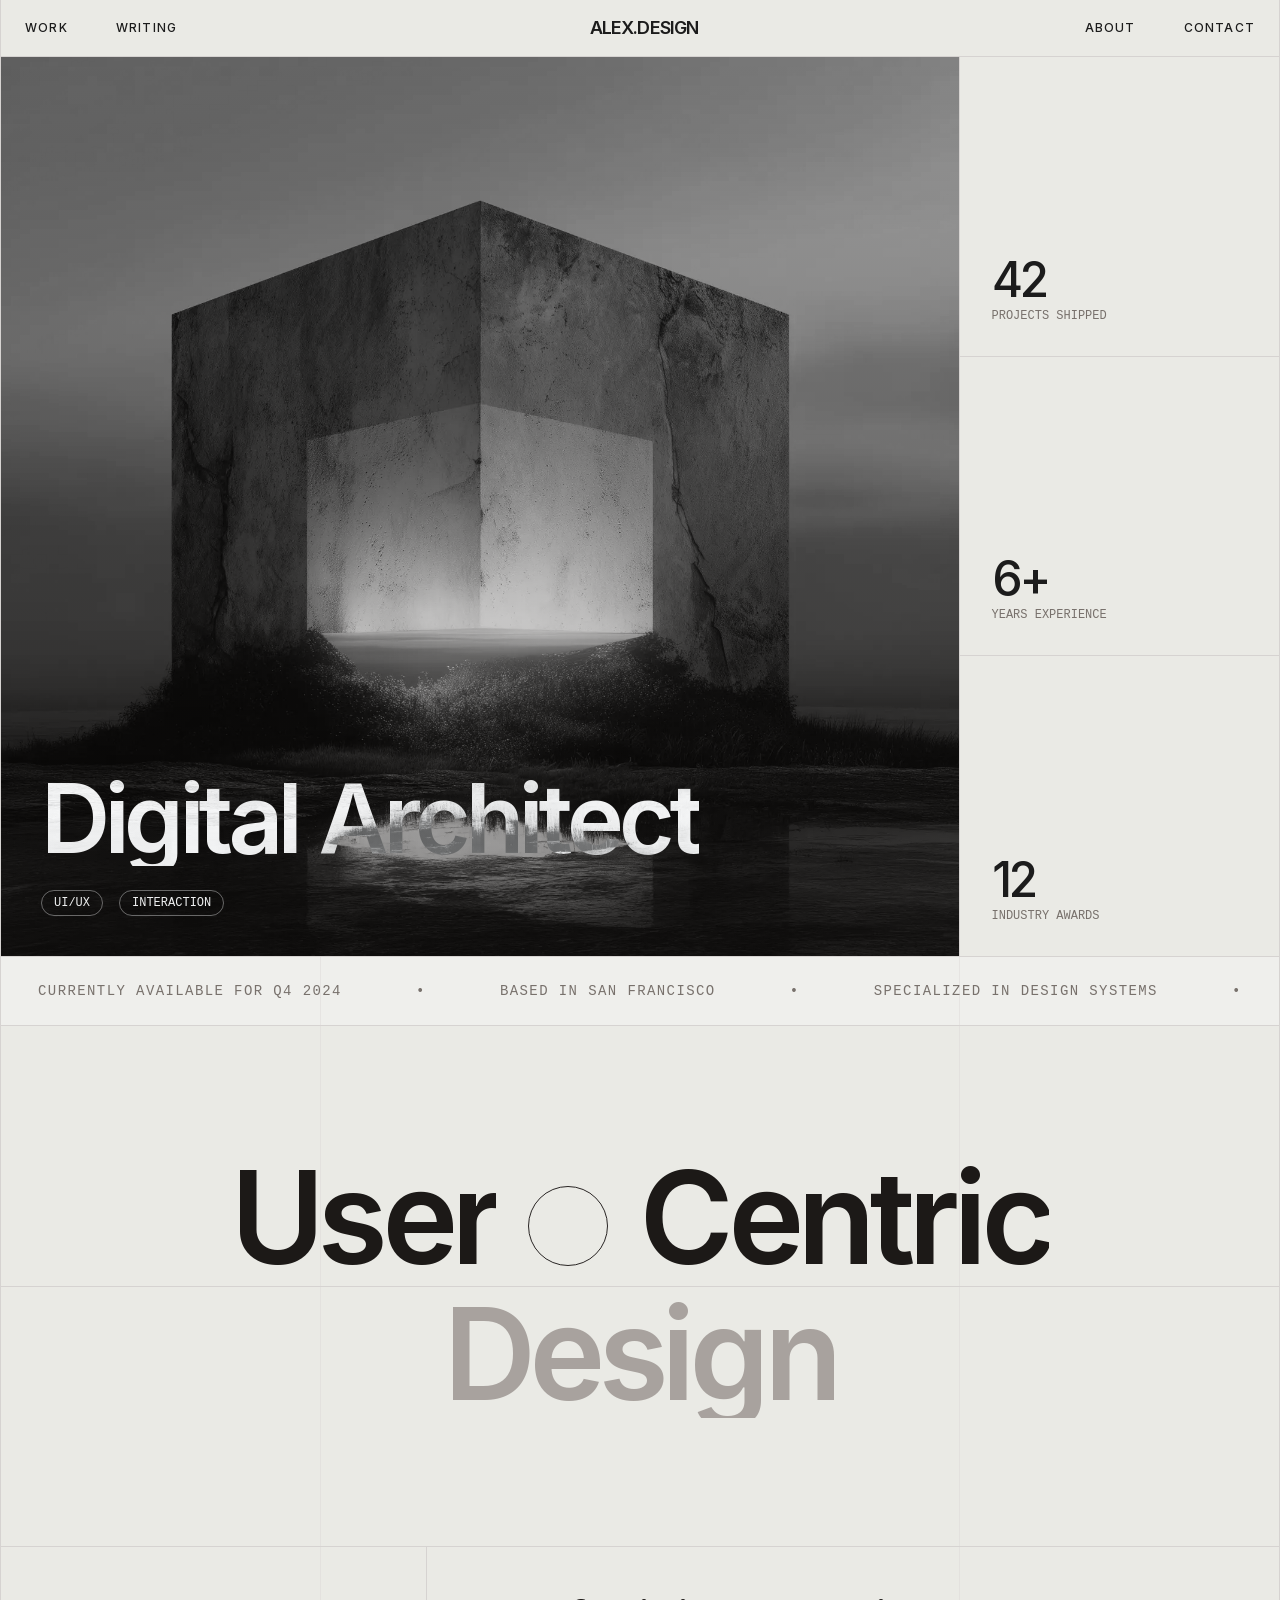
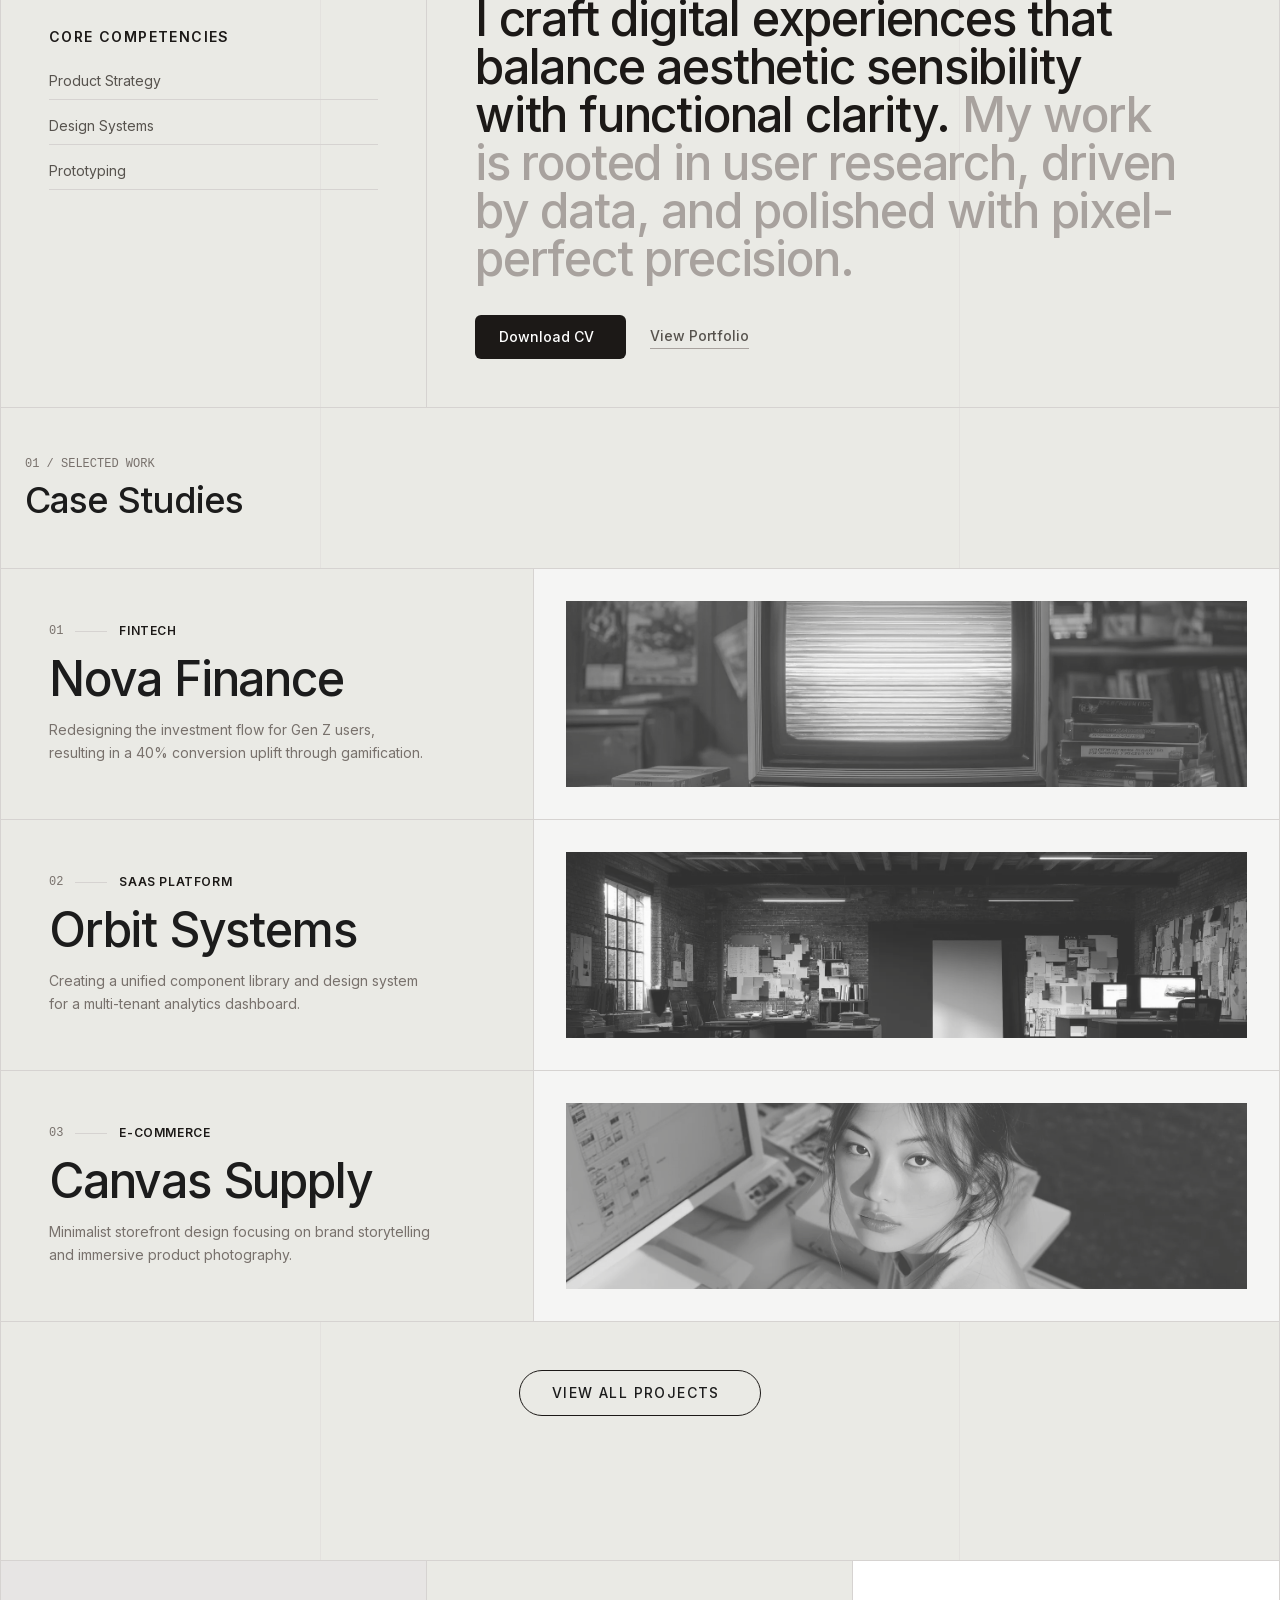
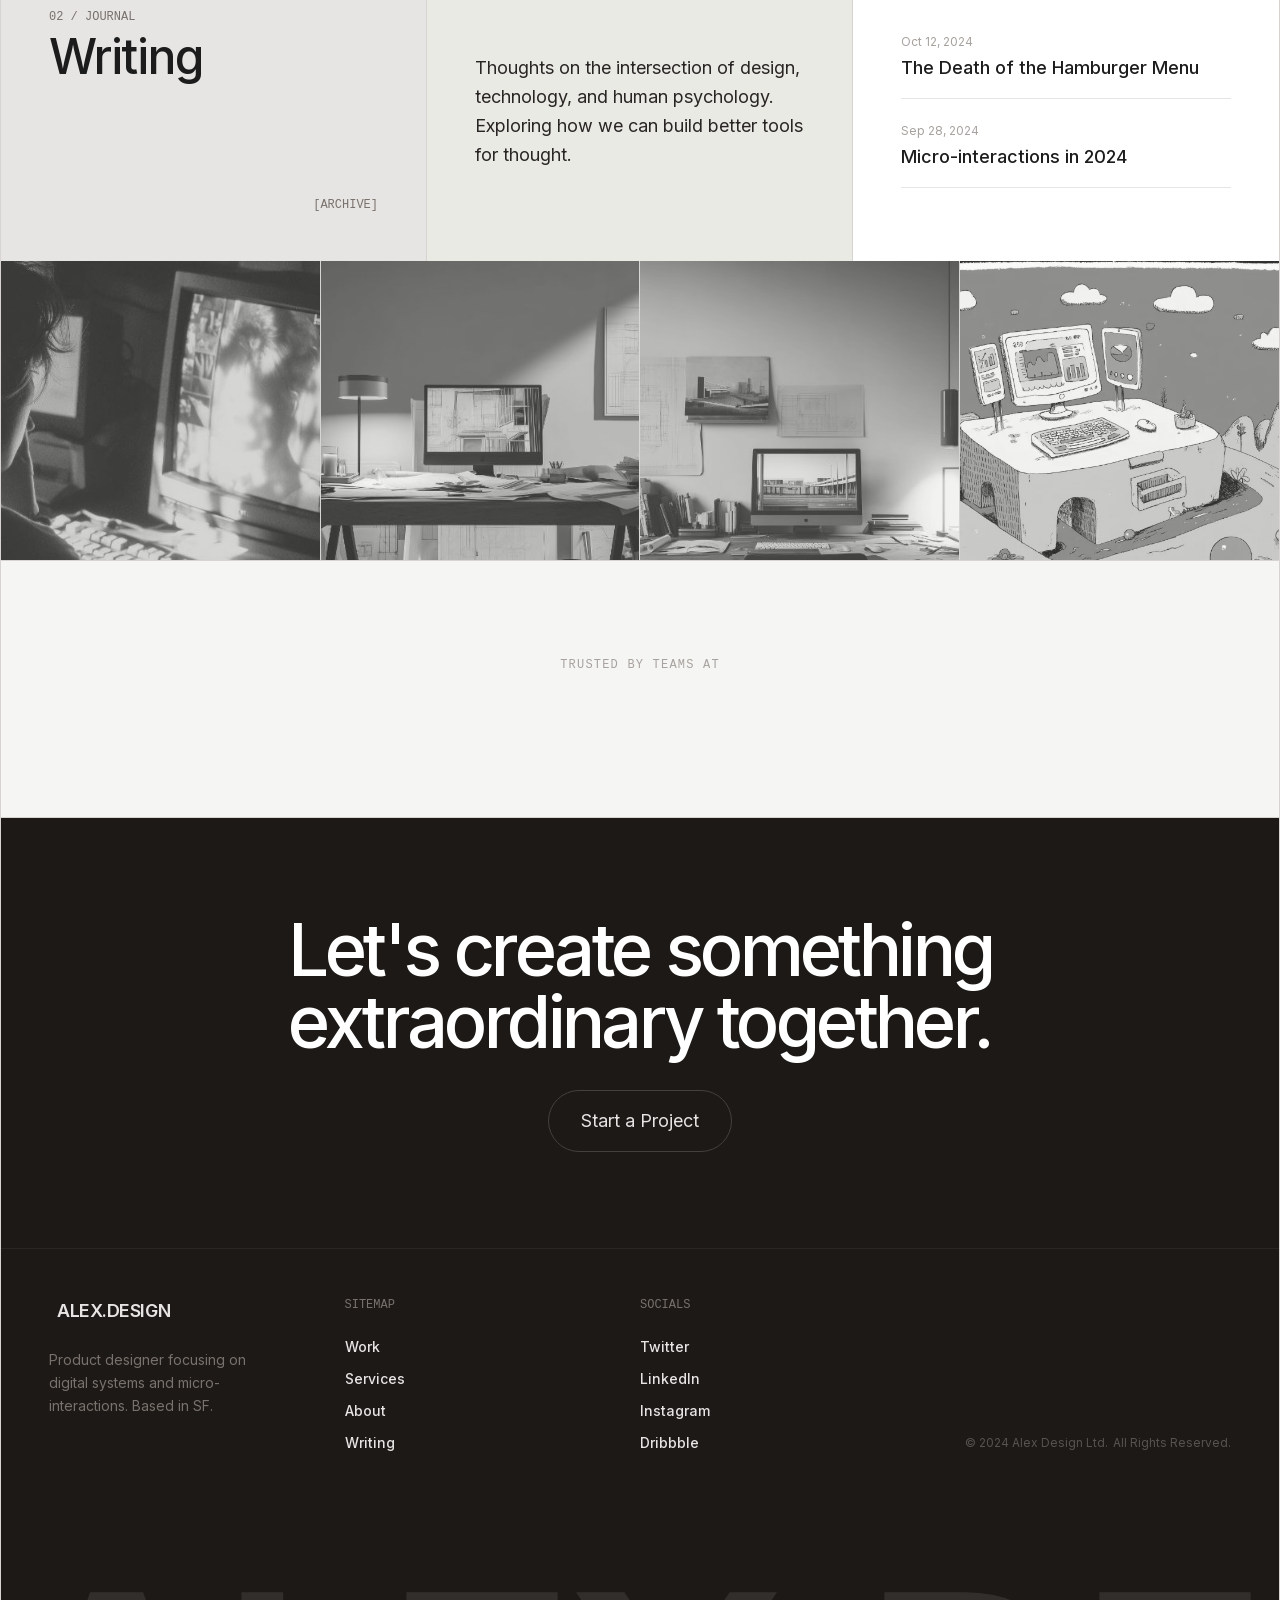
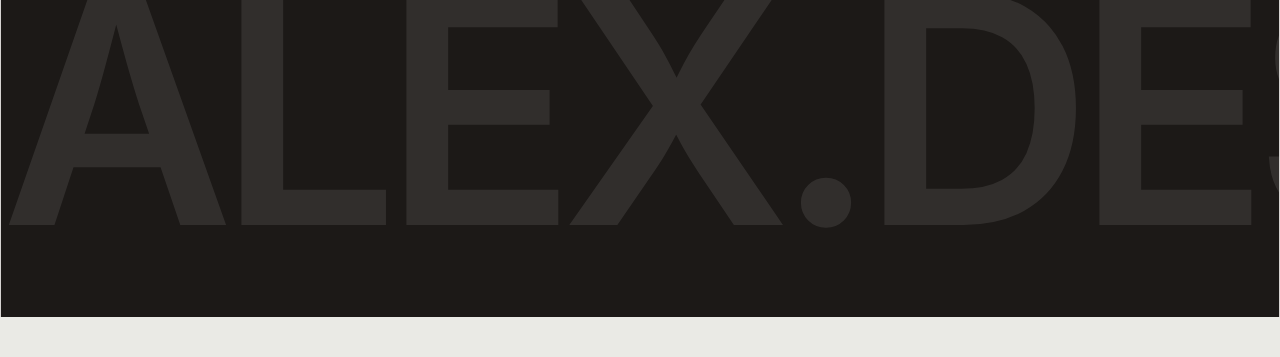
<file: templates/digital-architect.aura.build/index.html>
<html class="scroll-smooth" lang="en"><head><meta charset="utf-8"/>
<meta content="width=device-width, initial-scale=1.0" name="viewport"/>
<title>Portfolio - Product Designer</title>
<script src="assets/resource_3fa48481346f.js"></script>
<script src="assets/iconify-icon_d39ffc6e4c56.js"></script>
<link href="assets/css2_19fd9cc6b396.css" rel="stylesheet"/>
<style>
body { font-family: 'Inter', sans-serif; background-color: #EAEAE5; color: #1C1C1C; overflow-x: hidden; }
/* Base Reveal Animation (Scroll triggered) */
.reveal { opacity: 0; transform: translateY(2rem); transition: all 1s cubic-bezier(0.16, 1, 0.3, 1); }
.reveal.active { opacity: 1; transform: translateY(0); }
/* Masked Text Reveal (For Hero Title) */
.text-reveal-wrapper { overflow: hidden; display: inline-block; vertical-align: bottom; }
.text-reveal-content {
transform: translateY(110%);
opacity: 0;
transition: transform 1.2s cubic-bezier(0.16, 1, 0.3, 1), opacity 1.2s ease;
display: block;
}
.reveal-active .text-reveal-content { transform: translateY(0); opacity: 1; }
/* Stagger Delays */
.delay-100 { transition-delay: 0.1s; }
.delay-200 { transition-delay: 0.2s; }
.delay-300 { transition-delay: 0.3s; }
.delay-500 { transition-delay: 0.5s; }
.delay-700 { transition-delay: 0.7s; }
/* Carousel Fade & Ken Burns */
.carousel-slide { position: absolute; inset: 0; transition: opacity 1.5s ease-in-out; opacity: 0; overflow: hidden; }
.carousel-slide.active { opacity: 1; }
.carousel-slide img { transform: scale(1); transition: transform 10s ease-out; }
.carousel-slide.active img { transform: scale(1.1); }
/* Marquee Animation */
@keyframes marquee {
0% { transform: translateX(0); }
100% { transform: translateX(-50%); }
}
.animate-marquee { display: inline-block; padding-left: 100%; animation: marquee 30s linear infinite; }
/* Add a clone to the HTML for seamless loop or use padding method */
.marquee-container { display: flex; overflow: hidden; user-select: none; }
.marquee-content { flex-shrink: 0; display: flex; justify-content: space-around; min-width: 100%; animation: scroll 40s linear infinite; }
@keyframes scroll {
from { transform: translateX(0); }
to { transform: translateX(-100%); }
}
/* Nav Load Animation */
.nav-load { opacity: 0; transform: translateY(-10px); transition: all 0.8s ease-out; }
.nav-load.loaded { opacity: 1; transform: translateY(0); }
/* Icon Alignment Fix */
iconify-icon { display: inline-flex; align-items: center; justify-content: center; vertical-align: middle; }
/* Utilities */
.no-scrollbar::-webkit-scrollbar { display: none; }
.parallax-element { will-change: transform; }
</style></head>
<body class="antialiased min-h-screen selection:bg-stone-800 selection:text-white pb-10">
<!-- Main Container -->
<div class="max-w-[1400px] mx-auto border-x border-stone-300 relative bg-[#EAEAE5]">
<!-- Vertical Grid Guide Lines -->
<div class="absolute inset-0 pointer-events-none grid grid-cols-1 md:grid-cols-12 gap-0 z-0 h-full w-full">
<div class="hidden md:block md:col-span-3 border-r border-stone-300/40 h-full"></div>
<div class="hidden md:block md:col-span-6 border-r border-stone-300/40 h-full"></div>
<div class="hidden md:block md:col-span-3 h-full"></div>
</div>
<!-- Navigation -->
<header class="relative z-50 border-b border-stone-300 sticky top-0 bg-[#EAEAE5] nav-load">
<div class="flex justify-between items-center px-4 md:px-6 py-5">
<div class="flex items-center gap-12">
<a class="text-xs font-medium tracking-widest uppercase hover:text-stone-500 transition-colors" href="#">Work</a>
<a class="text-xs font-medium tracking-widest uppercase hidden md:block hover:text-stone-500 transition-colors" href="#">Writing</a>
</div>
<div class="absolute left-1/2 -translate-x-1/2 flex items-center gap-2 group cursor-pointer">
<iconify-icon class="text-xl group-hover:rotate-180 transition-transform duration-700" icon="solar:atom-linear"></iconify-icon>
<span class="font-bold tracking-tighter text-lg">ALEX.DESIGN</span>
</div>
<div class="flex items-center gap-12">
<a class="text-xs font-medium tracking-widest uppercase hidden md:block hover:text-stone-500 transition-colors" href="#">About</a>
<a class="text-xs font-medium tracking-widest uppercase hover:text-stone-500 transition-colors" href="#">Contact</a>
</div>
</div>
</header>
<!-- Hero Section -->
<section class="relative z-10 grid grid-cols-1 md:grid-cols-12 border-b border-stone-300 min-h-[900px]">
<!-- Hero Carousel -->
<div class="col-span-1 md:col-span-9 border-b md:border-b-0 md:border-r border-stone-300 relative group overflow-hidden bg-stone-200">
<div class="w-full h-full relative" id="hero-carousel">
<!-- Slide 1 -->
<div class="carousel-slide active">
<img class="w-full h-full object-cover grayscale contrast-125 parallax-img" data-speed="0.05" src="assets/c7fa69dd-d7fb-48f2-a866-ef3663_f6b789593f38.webp"/>
</div>
<!-- Slide 2 -->
<div class="carousel-slide">
<img class="w-full h-full object-cover grayscale contrast-125 parallax-img" data-speed="0.05" src="assets/6c710de5-9712-4c8e-a7db-59ac54_b647957b5aa5.webp"/>
</div>
<!-- Slide 3 -->
<div class="carousel-slide">
<img class="w-full h-full object-cover grayscale contrast-125 parallax-img" data-speed="0.05" src="assets/62cc53b7-3355-4618-b7fa-3283f6_a6d3415bc434.webp"/>
</div>
</div>
<div class="absolute top-0 left-0 w-full h-full bg-gradient-to-b from-transparent to-stone-900/40 pointer-events-none"></div>
<!-- Hero Text -->
<div class="absolute bottom-6 left-6 md:bottom-10 md:left-10 text-white mix-blend-difference z-20">
<h1 class="text-6xl md:text-8xl font-semibold tracking-tighter leading-none mb-2" id="hero-title">
<span class="text-reveal-wrapper"><span class="text-reveal-content delay-200">Digital</span></span>
<span class="text-reveal-wrapper"><span class="text-reveal-content delay-300">Architect</span></span>
</h1>
<div class="mt-6 flex items-center gap-4 reveal delay-500 hero-badge">
<span class="px-3 py-1 border border-white/40 rounded-full text-xs font-mono uppercase backdrop-blur-md">UI/UX</span>
<span class="px-3 py-1 border border-white/40 rounded-full text-xs font-mono uppercase backdrop-blur-md">Interaction</span>
</div>
</div>
</div>
<!-- Stats Column (Staggered Load) -->
<div class="col-span-1 md:col-span-3 grid grid-rows-3 h-full min-h-[400px]">
<!-- Stat 1 -->
<div class="row-span-1 border-b border-stone-300 p-8 flex flex-col justify-between reveal delay-500 hero-stat group hover:bg-white transition-colors">
<iconify-icon class="text-3xl text-stone-400 group-hover:text-stone-800 transition-colors" icon="solar:layers-minimalistic-linear"></iconify-icon>
<div>
<h2 class="text-5xl font-medium tracking-tighter">42</h2>
<span class="text-xs font-mono text-stone-500 mt-1 block">PROJECTS SHIPPED</span>
</div>
</div>
<!-- Stat 2 -->
<div class="row-span-1 border-b border-stone-300 p-8 flex flex-col justify-between reveal delay-700 hero-stat group hover:bg-white transition-colors">
<iconify-icon class="text-3xl text-stone-400 group-hover:text-stone-800 transition-colors" icon="solar:clock-circle-linear"></iconify-icon>
<div>
<h2 class="text-5xl font-medium tracking-tighter">6+</h2>
<span class="text-xs font-mono text-stone-500 mt-1 block">YEARS EXPERIENCE</span>
</div>
</div>
<!-- Stat 3 -->
<div class="row-span-1 p-8 flex flex-col justify-between reveal delay-700 hero-stat group hover:bg-white transition-colors relative overflow-hidden">
<iconify-icon class="text-3xl text-stone-400 group-hover:text-stone-800 transition-colors" icon="solar:cup-star-linear"></iconify-icon>
<div>
<h2 class="text-5xl font-medium tracking-tighter">12</h2>
<span class="text-xs font-mono text-stone-500 mt-1 block">INDUSTRY AWARDS</span>
</div>
<div class="absolute top-4 right-4 animate-spin-slow">
<iconify-icon class="text-stone-200 text-6xl opacity-0 group-hover:opacity-100 transition-opacity duration-700" icon="solar:star-fall-linear"></iconify-icon>
</div>
</div>
</div>
</section>
<!-- Marquee / Divider -->
<div class="border-b border-stone-300 overflow-hidden py-6 bg-stone-100/50">
<div class="marquee-container">
<div class="marquee-content">
<span class="text-sm font-mono uppercase tracking-widest text-stone-500 mx-8">Currently available for Q4 2024</span>
<span class="text-sm font-mono uppercase tracking-widest text-stone-500 mx-8">•</span>
<span class="text-sm font-mono uppercase tracking-widest text-stone-500 mx-8">Based in San Francisco</span>
<span class="text-sm font-mono uppercase tracking-widest text-stone-500 mx-8">•</span>
<span class="text-sm font-mono uppercase tracking-widest text-stone-500 mx-8">Specialized in Design Systems</span>
<span class="text-sm font-mono uppercase tracking-widest text-stone-500 mx-8">•</span>
</div>
<!-- Duplicate for seamless loop -->
<div class="marquee-content">
<span class="text-sm font-mono uppercase tracking-widest text-stone-500 mx-8">Currently available for Q4 2024</span>
<span class="text-sm font-mono uppercase tracking-widest text-stone-500 mx-8">•</span>
<span class="text-sm font-mono uppercase tracking-widest text-stone-500 mx-8">Based in San Francisco</span>
<span class="text-sm font-mono uppercase tracking-widest text-stone-500 mx-8">•</span>
<span class="text-sm font-mono uppercase tracking-widest text-stone-500 mx-8">Specialized in Design Systems</span>
<span class="text-sm font-mono uppercase tracking-widest text-stone-500 mx-8">•</span>
</div>
</div>
</div>
<!-- Typography Banner -->
<section class="relative z-10 py-32 border-b border-stone-300 overflow-hidden">
<div class="flex flex-col items-center gap-2 reveal">
<div class="flex items-center gap-4 md:gap-8">
<h1 class="text-6xl md:text-8xl lg:text-9xl font-semibold tracking-tighter text-stone-900">
<span class="text-reveal-wrapper"><span class="text-reveal-content text-stone-900">User</span></span>
</h1>
<div class="w-12 h-12 md:w-20 md:h-20 border border-stone-800 rounded-full flex items-center justify-center mt-2 md:mt-4 bg-transparent hover:bg-stone-900 hover:text-white transition-all duration-500">
<iconify-icon class="text-2xl md:text-4xl" icon="solar:arrow-down-linear"></iconify-icon>
</div>
<h1 class="text-6xl md:text-8xl lg:text-9xl font-semibold tracking-tighter text-stone-900">
<span class="text-reveal-wrapper"><span class="text-reveal-content delay-100 text-stone-900">Centric</span></span>
</h1>
</div>
<h1 class="text-6xl md:text-8xl lg:text-9xl font-semibold tracking-tighter text-stone-400">
<span class="text-reveal-wrapper"><span class="text-reveal-content delay-200">Design</span></span>
</h1>
</div>
<div class="absolute top-1/2 left-0 w-full h-px bg-stone-300 -z-10"></div>
<!-- Parallax Decoration -->
<div class="absolute top-10 right-[10%] opacity-20 parallax-element" data-speed="-0.02">
<iconify-icon class="text-9xl" icon="solar:record-circle-linear"></iconify-icon>
</div>
</section>
<!-- Intro / Bio Section -->
<section class="relative z-10 grid grid-cols-1 md:grid-cols-12 border-b border-stone-300">
<!-- Left Meta -->
<div class="col-span-1 md:col-span-4 p-8 md:p-12 flex flex-col justify-between min-h-[400px] border-b md:border-b-0 md:border-r border-stone-300 reveal">
<div class="flex flex-col gap-8">
<iconify-icon class="text-5xl text-stone-800" icon="solar:scanner-linear"></iconify-icon>
<div>
<h3 class="text-sm font-bold uppercase tracking-widest text-stone-900 mb-6">Core Competencies</h3>
<div class="space-y-4">
<div class="flex items-center justify-between border-b border-stone-300 pb-2">
<span class="text-sm text-stone-600">Product Strategy</span>
<iconify-icon class="text-stone-400 text-lg" icon="solar:check-circle-linear"></iconify-icon>
</div>
<div class="flex items-center justify-between border-b border-stone-300 pb-2">
<span class="text-sm text-stone-600">Design Systems</span>
<iconify-icon class="text-stone-400 text-lg" icon="solar:check-circle-linear"></iconify-icon>
</div>
<div class="flex items-center justify-between border-b border-stone-300 pb-2">
<span class="text-sm text-stone-600">Prototyping</span>
<iconify-icon class="text-stone-400 text-lg" icon="solar:check-circle-linear"></iconify-icon>
</div>
</div>
</div>
</div>
</div>
<!-- Right Content -->
<div class="col-span-1 md:col-span-8 p-8 md:p-12 md:pr-24 flex flex-col justify-center reveal delay-100">
<h2 class="text-3xl md:text-5xl font-medium tracking-tight leading-tight text-stone-900 mb-8">
                    I craft digital experiences that balance aesthetic sensibility with functional clarity. 
                    <span class="text-stone-400">My work is rooted in user research, driven by data, and polished with pixel-perfect precision.</span>
</h2>
<div class="flex gap-6 items-center">
<button class="px-6 py-3 bg-stone-900 text-white rounded-md text-sm font-medium hover:bg-stone-700 transition-all flex items-center gap-2 group">
                        Download CV
                        <iconify-icon class="text-lg group-hover:translate-y-1 transition-transform" icon="solar:file-download-linear"></iconify-icon>
</button>
<a class="text-sm font-medium text-stone-600 hover:text-stone-900 border-b border-stone-400 hover:border-stone-900 pb-0.5 transition-colors" href="#work">View Portfolio</a>
</div>
</div>
</section>
<!-- Selected Projects (List View) -->
<section class="relative z-10 py-12" id="work">
<div class="px-4 md:px-6 mb-12 flex justify-between items-end reveal">
<div>
<span class="text-xs font-mono uppercase text-stone-500 mb-2 block">01 / Selected Work</span>
<h3 class="text-4xl font-medium tracking-tight">Case Studies</h3>
</div>
<iconify-icon class="text-3xl text-stone-400" icon="solar:arrow-right-down-linear"></iconify-icon>
</div>
<!-- Project 1 -->
<div class="group border-y border-stone-300 bg-[#EAEAE5] hover:bg-white transition-colors duration-500 cursor-pointer overflow-hidden">
<div class="max-w-[1400px] mx-auto grid grid-cols-1 md:grid-cols-12 min-h-[250px]">
<div class="col-span-1 md:col-span-5 p-8 md:p-12 border-r border-stone-300/0 md:border-stone-300 reveal flex flex-col justify-center">
<div class="flex items-center gap-3 mb-4">
<span class="text-xs font-mono text-stone-500">01</span>
<div class="h-px w-8 bg-stone-300"></div>
<span class="text-xs font-bold uppercase tracking-wider text-stone-900">Fintech</span>
</div>
<h4 class="text-4xl md:text-5xl font-medium tracking-tight mb-4 group-hover:translate-x-2 transition-transform duration-500">Nova Finance</h4>
<p class="text-stone-500 text-sm leading-relaxed max-w-sm">Redesigning the investment flow for Gen Z users, resulting in a 40% conversion uplift through gamification.</p>
</div>
<div class="col-span-7 hidden md:block relative overflow-hidden">
<div class="absolute inset-0 bg-stone-100 flex items-center justify-center p-8">
<img class="w-full h-full object-cover grayscale opacity-80 group-hover:scale-105 group-hover:grayscale-0 transition-all duration-700" src="assets/4b7d31e6-5b45-47eb-9853-96bbb9_bf1aa5f9d2cf.webp"/>
</div>
</div>
</div>
</div>
<!-- Project 2 -->
<div class="group border-b border-stone-300 bg-[#EAEAE5] hover:bg-white transition-colors duration-500 cursor-pointer overflow-hidden">
<div class="max-w-[1400px] mx-auto grid grid-cols-1 md:grid-cols-12 min-h-[250px]">
<div class="col-span-1 md:col-span-5 p-8 md:p-12 border-r border-stone-300/0 md:border-stone-300 reveal flex flex-col justify-center">
<div class="flex items-center gap-3 mb-4">
<span class="text-xs font-mono text-stone-500">02</span>
<div class="h-px w-8 bg-stone-300"></div>
<span class="text-xs font-bold uppercase tracking-wider text-stone-900">SaaS Platform</span>
</div>
<h4 class="text-4xl md:text-5xl font-medium tracking-tight mb-4 group-hover:translate-x-2 transition-transform duration-500">Orbit Systems</h4>
<p class="text-stone-500 text-sm leading-relaxed max-w-sm">Creating a unified component library and design system for a multi-tenant analytics dashboard.</p>
</div>
<div class="col-span-7 hidden md:block relative overflow-hidden">
<div class="absolute inset-0 bg-stone-100 flex items-center justify-center p-8">
<img class="w-full h-full object-cover grayscale opacity-80 group-hover:scale-105 group-hover:grayscale-0 transition-all duration-700" src="assets/5ea5c0e9-3047-467a-9eaf-e49f65_6a6f021d85c6.webp"/>
</div>
</div>
</div>
</div>
<!-- Project 3 -->
<div class="group border-b border-stone-300 bg-[#EAEAE5] hover:bg-white transition-colors duration-500 cursor-pointer overflow-hidden">
<div class="max-w-[1400px] mx-auto grid grid-cols-1 md:grid-cols-12 min-h-[250px]">
<div class="col-span-1 md:col-span-5 p-8 md:p-12 border-r border-stone-300/0 md:border-stone-300 reveal flex flex-col justify-center">
<div class="flex items-center gap-3 mb-4">
<span class="text-xs font-mono text-stone-500">03</span>
<div class="h-px w-8 bg-stone-300"></div>
<span class="text-xs font-bold uppercase tracking-wider text-stone-900">E-Commerce</span>
</div>
<h4 class="text-4xl md:text-5xl font-medium tracking-tight mb-4 group-hover:translate-x-2 transition-transform duration-500">Canvas Supply</h4>
<p class="text-stone-500 text-sm leading-relaxed max-w-sm">Minimalist storefront design focusing on brand storytelling and immersive product photography.</p>
</div>
<div class="col-span-7 hidden md:block relative overflow-hidden">
<div class="absolute inset-0 bg-stone-100 flex items-center justify-center p-8">
<img class="w-full h-full object-cover grayscale opacity-80 group-hover:scale-105 group-hover:grayscale-0 transition-all duration-700" src="assets/ddab06d9-9060-42a5-9052-32121a_7062a2506669.webp"/>
</div>
</div>
</div>
</div>
<div class="flex justify-center mt-12 reveal">
<a class="inline-flex items-center gap-2 text-sm font-medium uppercase tracking-widest border border-stone-900 rounded-full px-8 py-3 hover:bg-stone-900 hover:text-white transition-all" href="#">
                    View All Projects
                    <iconify-icon class="text-lg" icon="solar:arrow-right-linear"></iconify-icon>
</a>
</div>
</section>
<!-- Blog / Writing Section Header -->
<section class="relative z-10 grid grid-cols-1 md:grid-cols-12 border-t border-stone-300 mt-24">
<!-- Title -->
<div class="col-span-1 md:col-span-4 p-8 md:p-12 border-b md:border-b-0 md:border-r border-stone-300 flex flex-col justify-between min-h-[300px] reveal bg-stone-200">
<div>
<span class="text-xs font-mono uppercase text-stone-500 mb-2 block">02 / Journal</span>
<h2 class="text-5xl font-medium tracking-tight">Writing</h2>
</div>
<div class="flex items-end justify-between">
<iconify-icon class="text-5xl text-stone-800" icon="solar:pen-new-square-linear"></iconify-icon>
<span class="text-xs font-mono text-stone-500">[ARCHIVE]</span>
</div>
</div>
<!-- Description -->
<div class="col-span-1 md:col-span-8 grid grid-cols-1 md:grid-cols-2">
<div class="p-8 md:p-12 border-b md:border-b-0 md:border-r border-stone-300 flex items-center reveal delay-100">
<p class="text-lg leading-relaxed text-stone-800">
                        Thoughts on the intersection of design, technology, and human psychology. Exploring how we can build better tools for thought.
                    </p>
</div>
<div class="p-8 md:p-12 flex flex-col justify-center gap-6 reveal delay-200 bg-white">
<a class="group flex items-start justify-between border-b border-stone-200 pb-4" href="#">
<div>
<span class="text-xs text-stone-400 mb-1 block">Oct 12, 2024</span>
<h4 class="text-lg font-medium group-hover:text-stone-600 transition-colors">The Death of the Hamburger Menu</h4>
</div>
<iconify-icon class="text-stone-300 text-xl group-hover:text-stone-900 transition-all" icon="solar:arrow-right-up-linear"></iconify-icon>
</a>
<a class="group flex items-start justify-between border-b border-stone-200 pb-4" href="#">
<div>
<span class="text-xs text-stone-400 mb-1 block">Sep 28, 2024</span>
<h4 class="text-lg font-medium group-hover:text-stone-600 transition-colors">Micro-interactions in 2024</h4>
</div>
<iconify-icon class="text-stone-300 text-xl group-hover:text-stone-900 transition-all" icon="solar:arrow-right-up-linear"></iconify-icon>
</a>
</div>
</div>
</section>
<!-- Image Grid Parallax -->
<section class="relative z-10 grid grid-cols-2 md:grid-cols-4 border-b border-stone-300 h-[300px] overflow-hidden">
<img class="w-full h-[120%] object-cover grayscale opacity-80 border-r border-stone-300 parallax-img" data-speed="0.05" src="assets/ede50f82-0ad0-4579-a4ae-3a9428_fd09ad4bf2a1.jpg"/>
<img class="w-full h-[120%] object-cover grayscale opacity-80 border-r border-stone-300 parallax-img" data-speed="0.08" src="assets/e9d001f3-ebe3-45c2-b556-b53a55_6b8718ffa723.jpg"/>
<img class="w-full h-[120%] object-cover grayscale opacity-80 border-r border-stone-300 parallax-img" data-speed="0.03" src="assets/87e5e02b-a5b6-43ff-b9a4-5e299f_665111a88a86.jpg"/>
<img class="w-full h-[120%] object-cover grayscale opacity-80 parallax-img" data-speed="0.1" src="assets/2700a02e-2471-497e-8ca2-3196fc_50242a508302.webp"/>
</section>
<!-- Client List -->
<section class="relative z-10 border-b border-stone-300 py-24 bg-stone-100">
<div class="text-center mb-12">
<span class="text-xs font-mono uppercase text-stone-400 tracking-widest">Trusted by teams at</span>
</div>
<!-- Simple Icons as Logos -->
<div class="grid grid-cols-2 md:grid-cols-4 gap-12 md:gap-20 px-8 justify-items-center items-center opacity-50 grayscale hover:grayscale-0 transition-all duration-700">
<div class="reveal">
<iconify-icon class="text-stone-900" height="36" icon="simple-icons:airbnb"></iconify-icon>
</div>
<div class="reveal delay-100">
<iconify-icon class="text-stone-900" height="36" icon="simple-icons:spotify"></iconify-icon>
</div>
<div class="reveal delay-200">
<iconify-icon class="text-stone-900" height="36" icon="simple-icons:notion"></iconify-icon>
</div>
<div class="reveal delay-300">
<iconify-icon class="text-stone-900" height="36" icon="simple-icons:linear"></iconify-icon>
</div>
</div>
</section>
<!-- Balanced Footer -->
<footer class="relative z-10 bg-stone-900 text-stone-200 pt-24 pb-12">
<!-- Top CTA Section -->
<div class="px-6 md:px-12 mb-24 text-center">
<div class="reveal">
<h2 class="text-5xl md:text-7xl font-medium tracking-tighter mb-8 text-white">Let's create something<br/>extraordinary together.</h2>
<a class="inline-block border border-stone-700 rounded-full px-8 py-4 text-lg hover:bg-white hover:text-stone-900 transition-all duration-300" href="mailto:hello@alex.design">
                        Start a Project
                    </a>
</div>
</div>
<div class="border-t border-stone-800 w-full mb-12"></div>
<!-- Balanced Grid -->
<div class="grid grid-cols-1 md:grid-cols-12 px-6 md:px-12 gap-12 md:gap-0">
<!-- Column 1: Brand -->
<div class="col-span-1 md:col-span-3">
<div class="flex items-center gap-2 mb-6">
<iconify-icon class="text-xl" icon="solar:atom-linear"></iconify-icon>
<span class="font-bold tracking-tight text-lg">ALEX.DESIGN</span>
</div>
<p class="text-stone-500 text-sm leading-relaxed max-w-[200px]">
                        Product designer focusing on digital systems and micro-interactions. Based in SF.
                    </p>
</div>
<!-- Column 2: Sitemap -->
<div class="col-span-1 md:col-span-3">
<h4 class="text-xs font-mono uppercase text-stone-500 mb-6">Sitemap</h4>
<ul class="space-y-3 text-sm font-medium">
<li><a class="hover:text-white transition-colors" href="#">Work</a></li>
<li><a class="hover:text-white transition-colors" href="#">Services</a></li>
<li><a class="hover:text-white transition-colors" href="#">About</a></li>
<li><a class="hover:text-white transition-colors" href="#">Writing</a></li>
</ul>
</div>
<!-- Column 3: Socials -->
<div class="col-span-1 md:col-span-3">
<h4 class="text-xs font-mono uppercase text-stone-500 mb-6">Socials</h4>
<ul class="space-y-3 text-sm font-medium">
<li><a class="hover:text-white transition-colors flex items-center gap-2" href="#">Twitter <iconify-icon class="text-xs text-stone-600" icon="solar:arrow-right-up-linear"></iconify-icon></a></li>
<li><a class="hover:text-white transition-colors flex items-center gap-2" href="#">LinkedIn <iconify-icon class="text-xs text-stone-600" icon="solar:arrow-right-up-linear"></iconify-icon></a></li>
<li><a class="hover:text-white transition-colors flex items-center gap-2" href="#">Instagram <iconify-icon class="text-xs text-stone-600" icon="solar:arrow-right-up-linear"></iconify-icon></a></li>
<li><a class="hover:text-white transition-colors flex items-center gap-2" href="#">Dribbble <iconify-icon class="text-xs text-stone-600" icon="solar:arrow-right-up-linear"></iconify-icon></a></li>
</ul>
</div>
<!-- Column 4: Meta -->
<div class="col-span-1 md:col-span-3 flex flex-col justify-between h-full">
<div class="text-right hidden md:block">
<iconify-icon class="text-4xl text-stone-800" icon="solar:globe-linear"></iconify-icon>
</div>
<div class="text-left md:text-right mt-4 md:mt-0">
<span class="text-xs text-stone-600">© 2024 Alex Design Ltd.</span>
<span class="text-xs text-stone-600">All Rights Reserved.</span>
</div>
</div>
</div>
<!-- Big Text Footer -->
<div class="mt-24 text-center opacity-10 pointer-events-none select-none overflow-hidden">
<span class="text-[12rem] md:text-[20rem] font-bold leading-none tracking-tighter whitespace-nowrap">ALEX.DESIGN</span>
</div>
</footer>
</div>
<script>
        // Intersection Observer for Reveals
        document.addEventListener('DOMContentLoaded', () => {
            
            // 1. Initial Hero Animations (Triggered on Load)
            setTimeout(() => {
                document.querySelector('header').classList.add('loaded');
            }, 100);

            // Trigger Hero Title Text Reveal
            setTimeout(() => {
                const heroTitle = document.getElementById('hero-title');
                if(heroTitle) heroTitle.classList.add('reveal-active');
            }, 500);

            // Trigger Hero Badge & Stats manually so they don't wait for scroll
            setTimeout(() => {
                document.querySelectorAll('.hero-badge, .hero-stat').forEach(el => {
                    el.classList.add('active');
                });
            }, 500);

            // 2. Scroll Observer for the rest of the page
            const observerOptions = {
                root: null,
                rootMargin: '0px',
                threshold: 0.15
            };

            const observer = new IntersectionObserver((entries) => {
                entries.forEach(entry => {
                    if (entry.isIntersecting) {
                        entry.target.classList.add('active');
                        // Add reveal-active to children if they exist (for text reveals)
                        const textWrappers = entry.target.querySelectorAll('.text-reveal-wrapper');
                        if(textWrappers.length > 0 || entry.target.classList.contains('text-reveal-wrapper')) {
                            entry.target.classList.add('reveal-active');
                        }
                        // Handle internal text reveal wrappers specifically
                        if(entry.target.tagName === 'H1') { // Catch specific typography section headers
                             entry.target.classList.add('reveal-active');
                        }
                    }
                });
            }, observerOptions);

            document.querySelectorAll('.reveal').forEach(el => observer.observe(el));
            // Observe custom text reveal sections
            document.querySelectorAll('h1').forEach(el => {
                if(el.querySelector('.text-reveal-content')) observer.observe(el);
            });

            // 3. Carousel Logic
            const slides = document.querySelectorAll('.carousel-slide');
            let currentSlide = 0;
            
            setInterval(() => {
                slides[currentSlide].classList.remove('active');
                currentSlide = (currentSlide + 1) % slides.length;
                slides[currentSlide].classList.add('active');
            }, 5000);

            // 4. Parallax Logic
            window.addEventListener('scroll', () => {
                const scrolled = window.scrollY;
                document.querySelectorAll('.parallax-img').forEach((el) => {
                    const speed = el.dataset.speed || 0.1;
                    el.style.transform = `translateY(${scrolled * speed}px)`;
                });
                
                document.querySelectorAll('.parallax-element').forEach((el) => {
                    const speed = el.dataset.speed || 0.1;
                    el.style.transform = `translateY(${scrolled * speed}px)`;
                });
            });
        });
    </script>
<script data-img-fallback-handler="">!function(){var f=["https://hoirqrkdgbmvpwutwuwj.supabase.co/storage/v1/object/public/assets/assets/917d6f93-fb36-439a-8c48-884b67b35381_1600w.jpg","https://hoirqrkdgbmvpwutwuwj.supabase.co/storage/v1/object/public/assets/assets/4734259a-bad7-422f-981e-ce01e79184f2_1600w.jpg","https://hoirqrkdgbmvpwutwuwj.supabase.co/storage/v1/object/public/assets/assets/c543a9e1-f226-4ced-80b0-feb8445a75b9_1600w.jpg","https://hoirqrkdgbmvpwutwuwj.supabase.co/storage/v1/object/public/assets/assets/5bab247f-35d9-400d-a82b-fd87cfe913d2_1600w.webp","https://hoirqrkdgbmvpwutwuwj.supabase.co/storage/v1/object/public/assets/assets/30104e3c-5eea-4b93-93e9-5313698a7156_1600w.webp"],h=new Set;function g(s){for(var x=0,i=0;i<s.length;i++)x=(x<<5)-x+s.charCodeAt(i)|0;return f[Math.abs(x)%f.length]}function r(t){var s=t.src;if(s&&!h.has(s)){h.add(s);t.src=g(s)}}window.addEventListener("error",function(e){var t=e.target;if(t&&t.tagName==="IMG")r(t)},!0);function c(){document.querySelectorAll("img").forEach(function(i){if(i.complete&&!i.naturalWidth&&i.src)r(i)})}if(document.readyState==="loading")document.addEventListener("DOMContentLoaded",c);else c()}()</script></body></html>
</file>
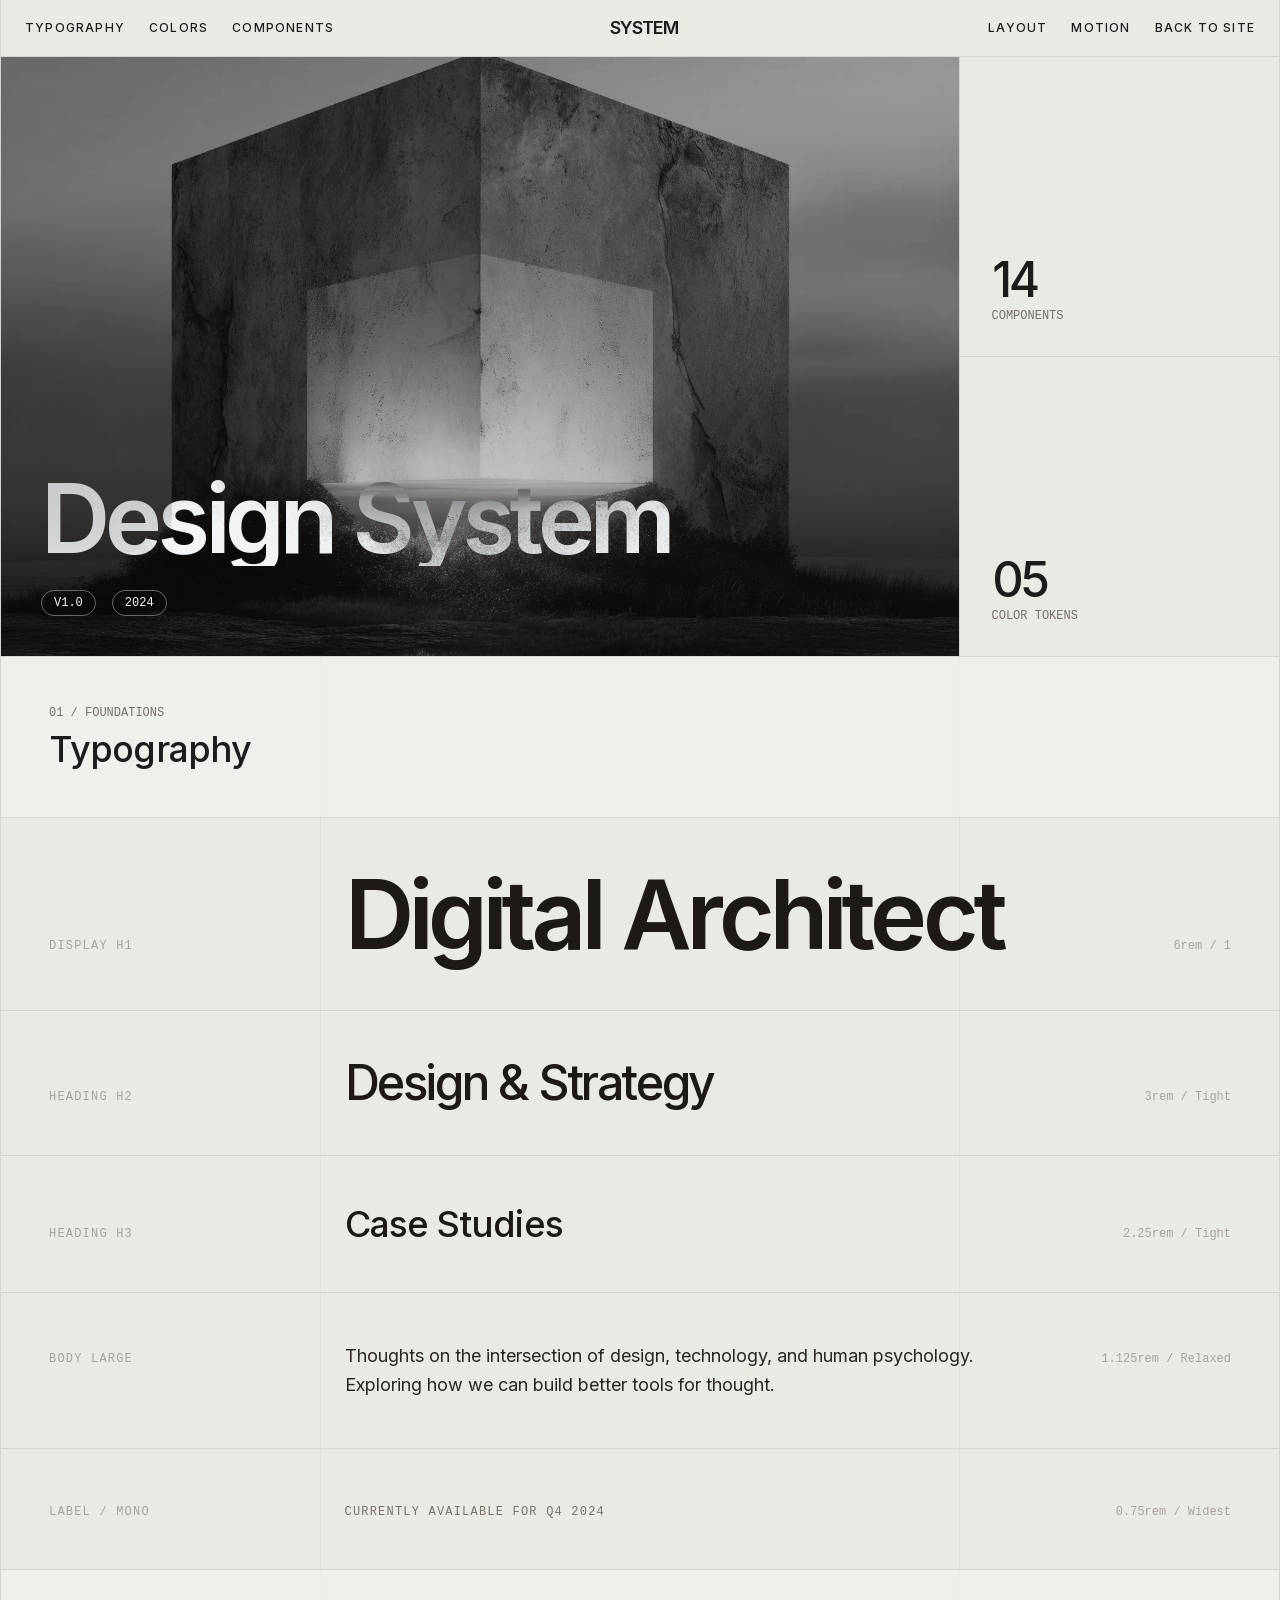
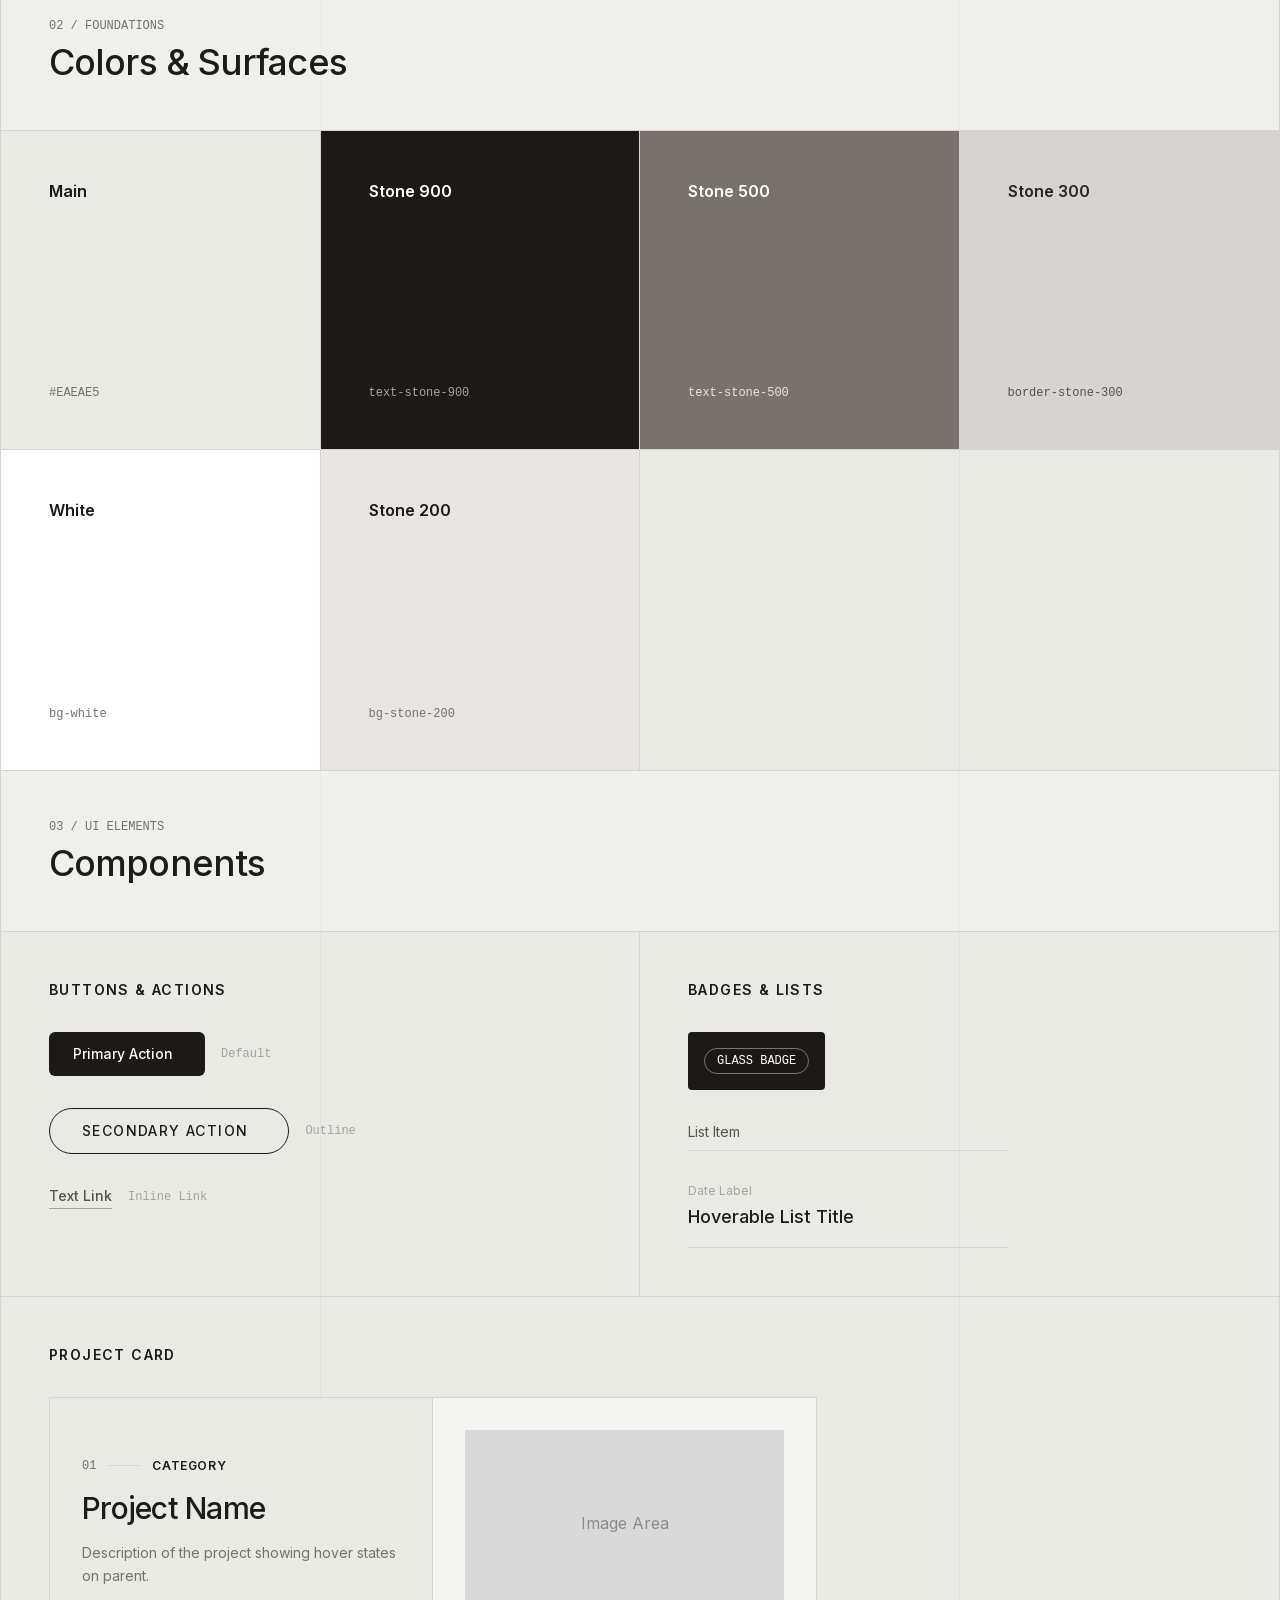
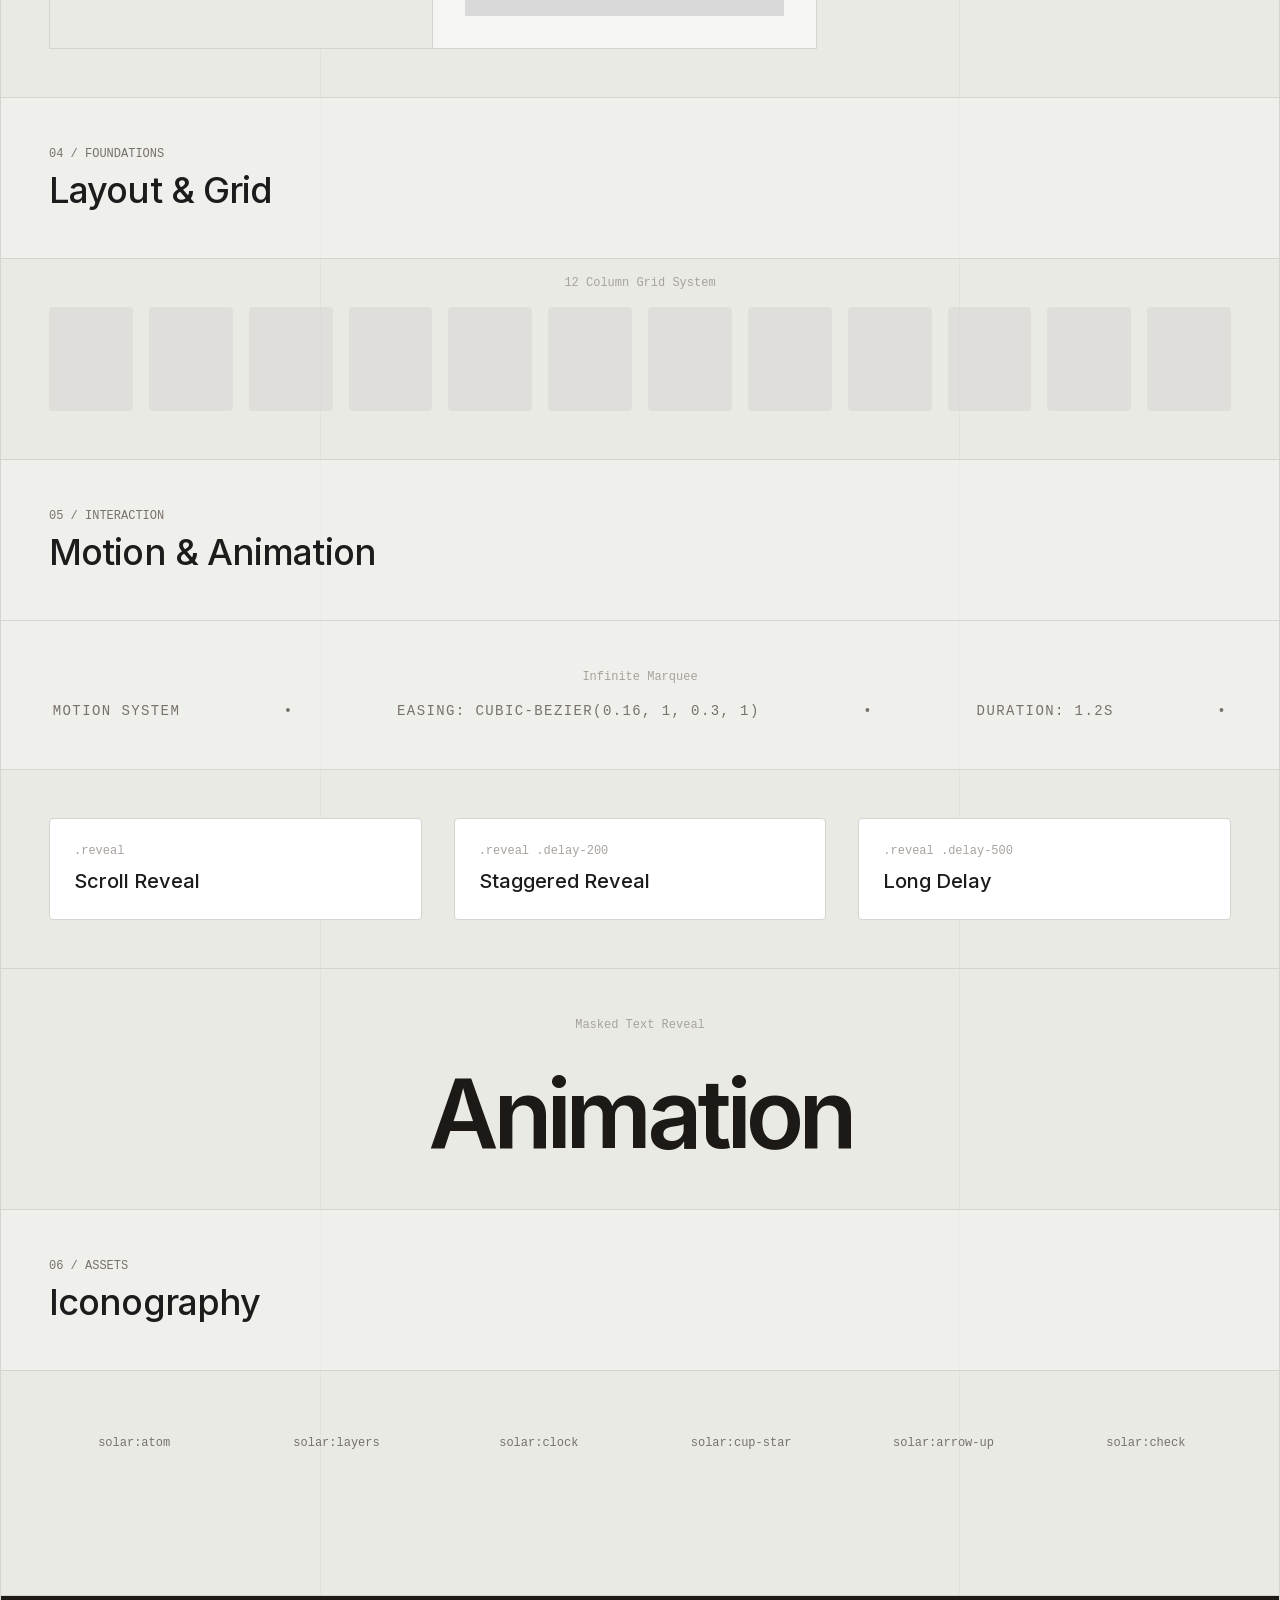
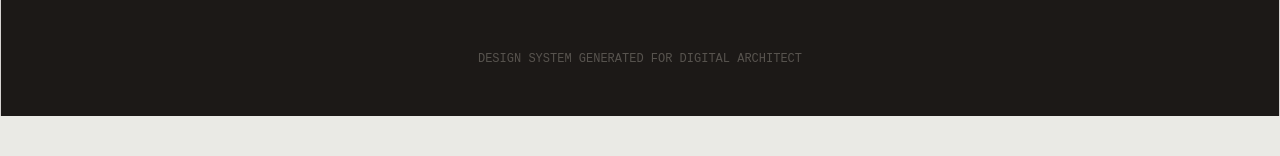
<file: templates/digital-architect.aura.build/design-system.html>
<!DOCTYPE html>
<html class="scroll-smooth" lang="en">

<head>
    <meta charset="utf-8" />
    <meta content="width=device-width, initial-scale=1.0" name="viewport" />
    <title>Design System - Digital Architect</title>
    <script src="assets/resource_3fa48481346f.js"></script>
    <script src="assets/iconify-icon_d39ffc6e4c56.js"></script>
    <link href="assets/css2_19fd9cc6b396.css" rel="stylesheet" />
    <style>
        body {
            font-family: 'Inter', sans-serif;
            background-color: #EAEAE5;
            color: #1C1C1C;
            overflow-x: hidden;
        }

        /* Base Reveal Animation (Scroll triggered) */
        .reveal {
            opacity: 0;
            transform: translateY(2rem);
            transition: all 1s cubic-bezier(0.16, 1, 0.3, 1);
        }

        .reveal.active {
            opacity: 1;
            transform: translateY(0);
        }

        /* Masked Text Reveal (For Hero Title) */
        .text-reveal-wrapper {
            overflow: hidden;
            display: inline-block;
            vertical-align: bottom;
        }

        .text-reveal-content {
            transform: translateY(110%);
            opacity: 0;
            transition: transform 1.2s cubic-bezier(0.16, 1, 0.3, 1), opacity 1.2s ease;
            display: block;
        }

        .reveal-active .text-reveal-content {
            transform: translateY(0);
            opacity: 1;
        }

        /* Stagger Delays */
        .delay-100 {
            transition-delay: 0.1s;
        }

        .delay-200 {
            transition-delay: 0.2s;
        }

        .delay-300 {
            transition-delay: 0.3s;
        }

        .delay-500 {
            transition-delay: 0.5s;
        }

        .delay-700 {
            transition-delay: 0.7s;
        }

        /* Carousel Fade & Ken Burns */
        .carousel-slide {
            position: absolute;
            inset: 0;
            transition: opacity 1.5s ease-in-out;
            opacity: 0;
            overflow: hidden;
        }

        .carousel-slide.active {
            opacity: 1;
        }

        .carousel-slide img {
            transform: scale(1);
            transition: transform 10s ease-out;
        }

        .carousel-slide.active img {
            transform: scale(1.1);
        }

        /* Marquee Animation */
        @keyframes marquee {
            0% {
                transform: translateX(0);
            }

            100% {
                transform: translateX(-50%);
            }
        }

        .animate-marquee {
            display: inline-block;
            padding-left: 100%;
            animation: marquee 30s linear infinite;
        }

        /* Add a clone to the HTML for seamless loop or use padding method */
        .marquee-container {
            display: flex;
            overflow: hidden;
            user-select: none;
        }

        .marquee-content {
            flex-shrink: 0;
            display: flex;
            justify-content: space-around;
            min-width: 100%;
            animation: scroll 40s linear infinite;
        }

        @keyframes scroll {
            from {
                transform: translateX(0);
            }

            to {
                transform: translateX(-100%);
            }
        }

        /* Nav Load Animation */
        .nav-load {
            opacity: 0;
            transform: translateY(-10px);
            transition: all 0.8s ease-out;
        }

        .nav-load.loaded {
            opacity: 1;
            transform: translateY(0);
        }

        /* Icon Alignment Fix */
        iconify-icon {
            display: inline-flex;
            align-items: center;
            justify-content: center;
            vertical-align: middle;
        }

        /* Utilities */
        .no-scrollbar::-webkit-scrollbar {
            display: none;
        }

        .parallax-element {
            will-change: transform;
        }
    </style>
</head>

<body class="antialiased min-h-screen selection:bg-stone-800 selection:text-white pb-10">
    <!-- Main Container -->
    <div class="max-w-[1400px] mx-auto border-x border-stone-300 relative bg-[#EAEAE5]">

        <!-- Vertical Grid Guide Lines -->
        <div class="absolute inset-0 pointer-events-none grid grid-cols-1 md:grid-cols-12 gap-0 z-0 h-full w-full">
            <div class="hidden md:block md:col-span-3 border-r border-stone-300/40 h-full"></div>
            <div class="hidden md:block md:col-span-6 border-r border-stone-300/40 h-full"></div>
            <div class="hidden md:block md:col-span-3 h-full"></div>
        </div>

        <!-- Navigation (System Nav) -->
        <header class="relative z-50 border-b border-stone-300 sticky top-0 bg-[#EAEAE5] nav-load">
            <div class="flex justify-between items-center px-4 md:px-6 py-5">
                <div class="flex items-center gap-6">
                    <a class="text-xs font-medium tracking-widest uppercase hover:text-stone-500 transition-colors"
                        href="#typography">Typography</a>
                    <a class="text-xs font-medium tracking-widest uppercase hover:text-stone-500 transition-colors"
                        href="#colors">Colors</a>
                    <a class="text-xs font-medium tracking-widest uppercase hidden md:block hover:text-stone-500 transition-colors"
                        href="#components">Components</a>
                </div>
                <div class="absolute left-1/2 -translate-x-1/2 flex items-center gap-2 group cursor-pointer">
                    <iconify-icon class="text-xl group-hover:rotate-180 transition-transform duration-700"
                        icon="solar:atom-linear"></iconify-icon>
                    <span class="font-bold tracking-tighter text-lg">SYSTEM</span>
                </div>
                <div class="flex items-center gap-6">
                    <a class="text-xs font-medium tracking-widest uppercase hidden md:block hover:text-stone-500 transition-colors"
                        href="#layout">Layout</a>
                    <a class="text-xs font-medium tracking-widest uppercase hover:text-stone-500 transition-colors"
                        href="#motion">Motion</a>
                    <a class="text-xs font-medium tracking-widest uppercase hover:text-stone-500 transition-colors"
                        href="index.html">Back to Site</a>
                </div>
            </div>
        </header>

        <!-- 0) Hero (Clone) -->
        <section class="relative z-10 grid grid-cols-1 md:grid-cols-12 border-b border-stone-300 min-h-[600px]">
            <!-- Hero Carousel -->
            <div
                class="col-span-1 md:col-span-9 border-b md:border-b-0 md:border-r border-stone-300 relative group overflow-hidden bg-stone-200">
                <div class="w-full h-full relative" id="hero-carousel">
                    <!-- Slide 1 -->
                    <div class="carousel-slide active">
                        <img class="w-full h-full object-cover grayscale contrast-125 parallax-img" data-speed="0.05"
                            src="assets/c7fa69dd-d7fb-48f2-a866-ef3663_f6b789593f38.webp" />
                    </div>
                </div>
                <div
                    class="absolute top-0 left-0 w-full h-full bg-gradient-to-b from-transparent to-stone-900/40 pointer-events-none">
                </div>
                <!-- Hero Text -->
                <div class="absolute bottom-6 left-6 md:bottom-10 md:left-10 text-white mix-blend-difference z-20">
                    <h1 class="text-6xl md:text-8xl font-semibold tracking-tighter leading-none mb-2" id="hero-title">
                        <span class="text-reveal-wrapper"><span
                                class="text-reveal-content delay-200">Design</span></span>
                        <span class="text-reveal-wrapper"><span
                                class="text-reveal-content delay-300">System</span></span>
                    </h1>
                    <div class="mt-6 flex items-center gap-4 reveal delay-500 hero-badge">
                        <span
                            class="px-3 py-1 border border-white/40 rounded-full text-xs font-mono uppercase backdrop-blur-md">v1.0</span>
                        <span
                            class="px-3 py-1 border border-white/40 rounded-full text-xs font-mono uppercase backdrop-blur-md">2024</span>
                    </div>
                </div>
            </div>
            <!-- Stats Column -->
            <div class="col-span-1 md:col-span-3 grid grid-rows-2 h-full min-h-[400px]">
                <!-- Stat 1 -->
                <div
                    class="row-span-1 border-b border-stone-300 p-8 flex flex-col justify-between reveal delay-500 hero-stat group hover:bg-white transition-colors">
                    <iconify-icon class="text-3xl text-stone-400 group-hover:text-stone-800 transition-colors"
                        icon="solar:layers-minimalistic-linear"></iconify-icon>
                    <div>
                        <h2 class="text-5xl font-medium tracking-tighter">14</h2>
                        <span class="text-xs font-mono text-stone-500 mt-1 block">COMPONENTS</span>
                    </div>
                </div>
                <!-- Stat 2 -->
                <div
                    class="row-span-1 p-8 flex flex-col justify-between reveal delay-700 hero-stat group hover:bg-white transition-colors relative overflow-hidden">
                    <iconify-icon class="text-3xl text-stone-400 group-hover:text-stone-800 transition-colors"
                        icon="solar:palette-linear"></iconify-icon>
                    <div>
                        <h2 class="text-5xl font-medium tracking-tighter">05</h2>
                        <span class="text-xs font-mono text-stone-500 mt-1 block">COLOR TOKENS</span>
                    </div>
                    <div class="absolute top-4 right-4 animate-spin-slow">
                        <iconify-icon
                            class="text-stone-200 text-6xl opacity-0 group-hover:opacity-100 transition-opacity duration-700"
                            icon="solar:star-fall-linear"></iconify-icon>
                    </div>
                </div>
            </div>
        </section>

        <!-- 1) Typography -->
        <section id="typography" class="relative z-10 border-b border-stone-300">
            <div class="p-8 md:p-12 border-b border-stone-300 bg-stone-100/50">
                <span class="text-xs font-mono uppercase text-stone-500 block mb-2">01 / Foundations</span>
                <h2 class="text-4xl font-medium tracking-tight">Typography</h2>
            </div>

            <div class="grid grid-cols-1">
                <!-- Heading 1 -->
                <div class="grid grid-cols-1 md:grid-cols-12 border-b border-stone-300 p-8 md:p-12 items-baseline">
                    <div class="col-span-3 text-xs font-mono text-stone-400 uppercase tracking-widest mb-4 md:mb-0">
                        Display H1</div>
                    <div class="col-span-7">
                        <h1 class="text-6xl md:text-8xl font-semibold tracking-tighter leading-none text-stone-900">
                            Digital Architect
                        </h1>
                    </div>
                    <div class="col-span-2 text-right text-xs font-mono text-stone-400">
                        6rem / 1
                    </div>
                </div>

                <!-- Heading 2 -->
                <div class="grid grid-cols-1 md:grid-cols-12 border-b border-stone-300 p-8 md:p-12 items-baseline">
                    <div class="col-span-3 text-xs font-mono text-stone-400 uppercase tracking-widest mb-4 md:mb-0">
                        Heading H2</div>
                    <div class="col-span-7">
                        <h2 class="text-5xl font-medium tracking-tighter text-stone-900">
                            Design & Strategy
                        </h2>
                    </div>
                    <div class="col-span-2 text-right text-xs font-mono text-stone-400">
                        3rem / Tight
                    </div>
                </div>

                <!-- Heading 3 -->
                <div class="grid grid-cols-1 md:grid-cols-12 border-b border-stone-300 p-8 md:p-12 items-baseline">
                    <div class="col-span-3 text-xs font-mono text-stone-400 uppercase tracking-widest mb-4 md:mb-0">
                        Heading H3</div>
                    <div class="col-span-7">
                        <h3 class="text-4xl font-medium tracking-tight text-stone-900">
                            Case Studies
                        </h3>
                    </div>
                    <div class="col-span-2 text-right text-xs font-mono text-stone-400">
                        2.25rem / Tight
                    </div>
                </div>

                <!-- Body / Paragraph -->
                <div class="grid grid-cols-1 md:grid-cols-12 border-b border-stone-300 p-8 md:p-12 items-baseline">
                    <div class="col-span-3 text-xs font-mono text-stone-400 uppercase tracking-widest mb-4 md:mb-0">Body
                        Large</div>
                    <div class="col-span-7">
                        <p class="text-lg leading-relaxed text-stone-800">
                            Thoughts on the intersection of design, technology, and human psychology. Exploring how we
                            can build better tools for thought.
                        </p>
                    </div>
                    <div class="col-span-2 text-right text-xs font-mono text-stone-400">
                        1.125rem / Relaxed
                    </div>
                </div>

                <!-- Meta / Labels -->
                <div class="grid grid-cols-1 md:grid-cols-12 p-8 md:p-12 items-baseline">
                    <div class="col-span-3 text-xs font-mono text-stone-400 uppercase tracking-widest mb-4 md:mb-0">
                        Label / Mono</div>
                    <div class="col-span-7">
                        <span class="text-xs font-mono uppercase tracking-widest text-stone-500">
                            Currently available for Q4 2024
                        </span>
                    </div>
                    <div class="col-span-2 text-right text-xs font-mono text-stone-400">
                        0.75rem / Widest
                    </div>
                </div>
            </div>
        </section>

        <!-- 2) Colors & Surfaces -->
        <section id="colors" class="relative z-10 border-b border-stone-300">
            <div class="p-8 md:p-12 border-b border-stone-300 bg-stone-100/50">
                <span class="text-xs font-mono uppercase text-stone-500 block mb-2">02 / Foundations</span>
                <h2 class="text-4xl font-medium tracking-tight">Colors & Surfaces</h2>
            </div>

            <div class="grid grid-cols-2 md:grid-cols-4">
                <!-- Background Main -->
                <div
                    class="col-span-1 p-8 md:p-12 border-r border-b border-stone-300 bg-[#EAEAE5] flex flex-col justify-between aspect-square">
                    <div class="text-stone-900 font-bold">Main</div>
                    <div class="font-mono text-xs text-stone-500">#EAEAE5</div>
                </div>
                <!-- Stone 900 -->
                <div
                    class="col-span-1 p-8 md:p-12 border-r border-b border-stone-300 bg-stone-900 flex flex-col justify-between aspect-square">
                    <div class="text-white font-bold">Stone 900</div>
                    <div class="font-mono text-xs text-stone-400">text-stone-900</div>
                </div>
                <!-- Stone 500 -->
                <div
                    class="col-span-1 p-8 md:p-12 border-r border-b border-stone-300 bg-stone-500 flex flex-col justify-between aspect-square">
                    <div class="text-white font-bold">Stone 500</div>
                    <div class="font-mono text-xs text-stone-200">text-stone-500</div>
                </div>
                <!-- Stone 300 -->
                <div
                    class="col-span-1 p-8 md:p-12 border-b border-stone-300 bg-stone-300 flex flex-col justify-between aspect-square">
                    <div class="text-stone-800 font-bold">Stone 300</div>
                    <div class="font-mono text-xs text-stone-600">border-stone-300</div>
                </div>
                <!-- White -->
                <div
                    class="col-span-1 p-8 md:p-12 border-r border-stone-300 bg-white flex flex-col justify-between aspect-square">
                    <div class="text-stone-900 font-bold">White</div>
                    <div class="font-mono text-xs text-stone-500">bg-white</div>
                </div>
                <!-- Stone 200 -->
                <div
                    class="col-span-1 p-8 md:p-12 border-r border-stone-300 bg-stone-200 flex flex-col justify-between aspect-square">
                    <div class="text-stone-900 font-bold">Stone 200</div>
                    <div class="font-mono text-xs text-stone-500">bg-stone-200</div>
                </div>
            </div>
        </section>

        <!-- 3) UI Components -->
        <section id="components" class="relative z-10 border-b border-stone-300">
            <div class="p-8 md:p-12 border-b border-stone-300 bg-stone-100/50">
                <span class="text-xs font-mono uppercase text-stone-500 block mb-2">03 / UI Elements</span>
                <h2 class="text-4xl font-medium tracking-tight">Components</h2>
            </div>

            <div class="grid grid-cols-1 md:grid-cols-2">

                <!-- Buttons & Links -->
                <div class="p-8 md:p-12 border-b md:border-b-0 md:border-r border-stone-300">
                    <h3 class="text-sm font-bold uppercase tracking-widest text-stone-900 mb-8">Buttons & Actions</h3>
                    <div class="space-y-8">

                        <!-- Primary Button -->
                        <div class="flex items-center gap-4">
                            <button
                                class="px-6 py-3 bg-stone-900 text-white rounded-md text-sm font-medium hover:bg-stone-700 transition-all flex items-center gap-2 group">
                                Primary Action
                                <iconify-icon class="text-lg group-hover:translate-y-1 transition-transform"
                                    icon="solar:file-download-linear"></iconify-icon>
                            </button>
                            <span class="text-xs font-mono text-stone-400">Default</span>
                        </div>

                        <!-- Outline / Pill Button -->
                        <div class="flex items-center gap-4">
                            <a class="inline-flex items-center gap-2 text-sm font-medium uppercase tracking-widest border border-stone-900 rounded-full px-8 py-3 hover:bg-stone-900 hover:text-white transition-all"
                                href="#">
                                Secondary Action
                                <iconify-icon class="text-lg" icon="solar:arrow-right-linear"></iconify-icon>
                            </a>
                            <span class="text-xs font-mono text-stone-400">Outline</span>
                        </div>

                        <!-- Link -->
                        <div class="flex items-center gap-4">
                            <a class="text-sm font-medium text-stone-600 hover:text-stone-900 border-b border-stone-400 hover:border-stone-900 pb-0.5 transition-colors"
                                href="#">Text Link</a>
                            <span class="text-xs font-mono text-stone-400">Inline Link</span>
                        </div>
                    </div>
                </div>

                <!-- Badges & Lists -->
                <div class="p-8 md:p-12">
                    <h3 class="text-sm font-bold uppercase tracking-widest text-stone-900 mb-8">Badges & Lists</h3>

                    <div class="space-y-8">
                        <!-- Glass Badge -->
                        <div class="flex items-center gap-4 bg-stone-900 p-4 rounded max-w-max">
                            <span
                                class="px-3 py-1 border border-white/40 rounded-full text-xs font-mono uppercase backdrop-blur-md text-white">Glass
                                Badge</span>
                        </div>

                        <!-- Check List Item -->
                        <div class="max-w-xs">
                            <div class="flex items-center justify-between border-b border-stone-300 pb-2">
                                <span class="text-sm text-stone-600">List Item</span>
                                <iconify-icon class="text-stone-400 text-lg"
                                    icon="solar:check-circle-linear"></iconify-icon>
                            </div>
                        </div>

                        <!-- Journal Item -->
                        <div class="max-w-xs">
                            <a class="group flex items-start justify-between border-b border-stone-300 pb-4" href="#">
                                <div>
                                    <span class="text-xs text-stone-400 mb-1 block">Date Label</span>
                                    <h4 class="text-lg font-medium group-hover:text-stone-600 transition-colors">
                                        Hoverable List Title</h4>
                                </div>
                                <iconify-icon class="text-stone-300 text-xl group-hover:text-stone-900 transition-all"
                                    icon="solar:arrow-right-up-linear"></iconify-icon>
                            </a>
                        </div>
                    </div>
                </div>
            </div>

            <!-- Cards -->
            <div class="border-t border-stone-300">
                <div class="p-8 md:p-12">
                    <h3 class="text-sm font-bold uppercase tracking-widest text-stone-900 mb-8">Project Card</h3>

                    <!-- Card Instance -->
                    <div
                        class="group border border-stone-300 bg-[#EAEAE5] hover:bg-white transition-colors duration-500 cursor-pointer overflow-hidden max-w-3xl">
                        <div class="grid grid-cols-1 md:grid-cols-2 min-h-[250px]">
                            <div
                                class="col-span-1 p-8 flex flex-col justify-center border-r border-stone-300/0 md:border-stone-300">
                                <div class="flex items-center gap-3 mb-4">
                                    <span class="text-xs font-mono text-stone-500">01</span>
                                    <div class="h-px w-8 bg-stone-300"></div>
                                    <span
                                        class="text-xs font-bold uppercase tracking-wider text-stone-900">Category</span>
                                </div>
                                <h4
                                    class="text-3xl font-medium tracking-tight mb-4 group-hover:translate-x-2 transition-transform duration-500">
                                    Project Name</h4>
                                <p class="text-stone-500 text-sm leading-relaxed">Description of the project showing
                                    hover states on parent.</p>
                            </div>
                            <div class="col-span-1 relative overflow-hidden bg-stone-100">
                                <div class="absolute inset-0 flex items-center justify-center p-8">
                                    <div
                                        class="w-full h-full bg-stone-300 grayscale opacity-80 group-hover:scale-105 group-hover:grayscale-0 transition-all duration-700 flex items-center justify-center text-stone-500">
                                        Image Area
                                    </div>
                                </div>
                            </div>
                        </div>
                    </div>

                </div>
            </div>
        </section>

        <!-- 4) Layout & Spacing -->
        <section id="layout" class="relative z-10 border-b border-stone-300">
            <div class="p-8 md:p-12 border-b border-stone-300 bg-stone-100/50">
                <span class="text-xs font-mono uppercase text-stone-500 block mb-2">04 / Foundations</span>
                <h2 class="text-4xl font-medium tracking-tight">Layout & Grid</h2>
            </div>

            <div class="p-8 md:p-12 grid grid-cols-12 gap-4 h-[200px] relative">
                <div class="col-span-12 text-center text-xs font-mono text-stone-400 mb-4 absolute top-4 left-0 w-full">
                    12 Column Grid System</div>

                <div class="col-span-1 bg-stone-300/50 h-full rounded"></div>
                <div class="col-span-1 bg-stone-300/50 h-full rounded"></div>
                <div class="col-span-1 bg-stone-300/50 h-full rounded"></div>
                <div class="col-span-1 bg-stone-300/50 h-full rounded"></div>
                <div class="col-span-1 bg-stone-300/50 h-full rounded"></div>
                <div class="col-span-1 bg-stone-300/50 h-full rounded"></div>
                <div class="col-span-1 bg-stone-300/50 h-full rounded"></div>
                <div class="col-span-1 bg-stone-300/50 h-full rounded"></div>
                <div class="col-span-1 bg-stone-300/50 h-full rounded"></div>
                <div class="col-span-1 bg-stone-300/50 h-full rounded"></div>
                <div class="col-span-1 bg-stone-300/50 h-full rounded"></div>
                <div class="col-span-1 bg-stone-300/50 h-full rounded"></div>
            </div>
        </section>

        <!-- 5) Motion -->
        <section id="motion" class="relative z-10 border-b border-stone-300 overflow-hidden">
            <div class="p-8 md:p-12 border-b border-stone-300 bg-stone-100/50">
                <span class="text-xs font-mono uppercase text-stone-500 block mb-2">05 / Interaction</span>
                <h2 class="text-4xl font-medium tracking-tight">Motion & Animation</h2>
            </div>

            <!-- Marquee -->
            <div class="py-12 border-b border-stone-300 bg-stone-100/50">
                <div class="text-center text-xs font-mono text-stone-400 mb-4">Infinite Marquee</div>
                <div class="marquee-container">
                    <div class="marquee-content">
                        <span class="text-sm font-mono uppercase tracking-widest text-stone-500 mx-8">Motion
                            System</span>
                        <span class="text-sm font-mono uppercase tracking-widest text-stone-500 mx-8">•</span>
                        <span class="text-sm font-mono uppercase tracking-widest text-stone-500 mx-8">Easing:
                            cubic-bezier(0.16, 1, 0.3, 1)</span>
                        <span class="text-sm font-mono uppercase tracking-widest text-stone-500 mx-8">•</span>
                        <span class="text-sm font-mono uppercase tracking-widest text-stone-500 mx-8">Duration:
                            1.2s</span>
                        <span class="text-sm font-mono uppercase tracking-widest text-stone-500 mx-8">•</span>
                    </div>
                    <!-- Duplicate -->
                    <div class="marquee-content">
                        <span class="text-sm font-mono uppercase tracking-widest text-stone-500 mx-8">Motion
                            System</span>
                        <span class="text-sm font-mono uppercase tracking-widest text-stone-500 mx-8">•</span>
                        <span class="text-sm font-mono uppercase tracking-widest text-stone-500 mx-8">Easing:
                            cubic-bezier(0.16, 1, 0.3, 1)</span>
                        <span class="text-sm font-mono uppercase tracking-widest text-stone-500 mx-8">•</span>
                        <span class="text-sm font-mono uppercase tracking-widest text-stone-500 mx-8">Duration:
                            1.2s</span>
                        <span class="text-sm font-mono uppercase tracking-widest text-stone-500 mx-8">•</span>
                    </div>
                </div>
            </div>

            <!-- Reveal Examples -->
            <div class="p-8 md:p-12 grid grid-cols-1 md:grid-cols-3 gap-8">
                <div class="p-6 border border-stone-300 rounded bg-white reveal">
                    <span class="text-xs font-mono text-stone-400 block mb-2">.reveal</span>
                    <h4 class="text-xl font-medium">Scroll Reveal</h4>
                </div>
                <div class="p-6 border border-stone-300 rounded bg-white reveal delay-200">
                    <span class="text-xs font-mono text-stone-400 block mb-2">.reveal .delay-200</span>
                    <h4 class="text-xl font-medium">Staggered Reveal</h4>
                </div>
                <div class="p-6 border border-stone-300 rounded bg-white reveal delay-500">
                    <span class="text-xs font-mono text-stone-400 block mb-2">.reveal .delay-500</span>
                    <h4 class="text-xl font-medium">Long Delay</h4>
                </div>
            </div>

            <!-- Text Reveal -->
            <div class="p-8 md:p-12 border-t border-stone-300 text-center">
                <span class="text-xs font-mono text-stone-400 block mb-8">Masked Text Reveal</span>
                <h2 class="text-6xl md:text-8xl font-semibold tracking-tighter leading-none text-stone-900">
                    <span class="text-reveal-wrapper"><span class="text-reveal-content">Animation</span></span>
                </h2>
            </div>
        </section>

        <!-- 6) Icons -->
        <section class="relative z-10 border-b border-stone-300 pb-24">
            <div class="p-8 md:p-12 border-b border-stone-300 bg-stone-100/50">
                <span class="text-xs font-mono uppercase text-stone-500 block mb-2">06 / Assets</span>
                <h2 class="text-4xl font-medium tracking-tight">Iconography</h2>
            </div>

            <div class="p-8 md:p-12 grid grid-cols-2 md:grid-cols-6 gap-8 justify-items-center">
                <div class="flex flex-col items-center gap-4">
                    <iconify-icon class="text-3xl text-stone-800" icon="solar:atom-linear"></iconify-icon>
                    <span class="text-xs font-mono text-stone-500">solar:atom</span>
                </div>
                <div class="flex flex-col items-center gap-4">
                    <iconify-icon class="text-3xl text-stone-800"
                        icon="solar:layers-minimalistic-linear"></iconify-icon>
                    <span class="text-xs font-mono text-stone-500">solar:layers</span>
                </div>
                <div class="flex flex-col items-center gap-4">
                    <iconify-icon class="text-3xl text-stone-800" icon="solar:clock-circle-linear"></iconify-icon>
                    <span class="text-xs font-mono text-stone-500">solar:clock</span>
                </div>
                <div class="flex flex-col items-center gap-4">
                    <iconify-icon class="text-3xl text-stone-800" icon="solar:cup-star-linear"></iconify-icon>
                    <span class="text-xs font-mono text-stone-500">solar:cup-star</span>
                </div>
                <div class="flex flex-col items-center gap-4">
                    <iconify-icon class="text-3xl text-stone-800" icon="solar:arrow-right-up-linear"></iconify-icon>
                    <span class="text-xs font-mono text-stone-500">solar:arrow-up</span>
                </div>
                <div class="flex flex-col items-center gap-4">
                    <iconify-icon class="text-3xl text-stone-800" icon="solar:check-circle-linear"></iconify-icon>
                    <span class="text-xs font-mono text-stone-500">solar:check</span>
                </div>
            </div>
        </section>

        <!-- Footer -->
        <footer class="relative z-10 bg-stone-900 text-stone-200 py-12 text-center">
            <span class="text-xs font-mono uppercase text-stone-600">Design System Generated for Digital
                Architect</span>
        </footer>

    </div>

    <script>
        // Intersection Observer for Reveals (Re-used from original)
        document.addEventListener('DOMContentLoaded', () => {

            // 1. Initial Hero Animations
            setTimeout(() => {
                document.querySelector('header').classList.add('loaded');
            }, 100);

            setTimeout(() => {
                const heroTitle = document.getElementById('hero-title');
                if (heroTitle) heroTitle.classList.add('reveal-active');
            }, 500);

            setTimeout(() => {
                document.querySelectorAll('.hero-badge, .hero-stat').forEach(el => {
                    el.classList.add('active');
                });
            }, 500);

            // 2. Scroll Observer
            const observerOptions = {
                root: null,
                rootMargin: '0px',
                threshold: 0.15
            };

            const observer = new IntersectionObserver((entries) => {
                entries.forEach(entry => {
                    if (entry.isIntersecting) {
                        entry.target.classList.add('active');
                        // Add reveal-active to children if they exist (for text reveals)
                        const textWrappers = entry.target.querySelectorAll('.text-reveal-wrapper');
                        if (textWrappers.length > 0 || entry.target.classList.contains('text-reveal-wrapper')) {
                            entry.target.classList.add('reveal-active');
                        }
                        // Handle internal text reveal wrappers specifically (like the Motion section h2)
                        if (entry.target.tagName === 'H2' || entry.target.tagName === 'H1') {
                            entry.target.classList.add('reveal-active');
                        }
                    }
                });
            }, observerOptions);

            document.querySelectorAll('.reveal').forEach(el => observer.observe(el));

            // Observe custom text reveal sections if they are not inside a .reveal container
            document.querySelectorAll('h1, h2').forEach(el => {
                if (el.querySelector('.text-reveal-content')) observer.observe(el);
            });

            // 3. Carousel Logic
            const slides = document.querySelectorAll('.carousel-slide');
            let currentSlide = 0;
            if (slides.length > 0) {
                setInterval(() => {
                    slides[currentSlide].classList.remove('active');
                    currentSlide = (currentSlide + 1) % slides.length;
                    slides[currentSlide].classList.add('active');
                }, 5000);
            }


            // 4. Parallax Logic
            window.addEventListener('scroll', () => {
                const scrolled = window.scrollY;
                document.querySelectorAll('.parallax-img').forEach((el) => {
                    const speed = el.dataset.speed || 0.1;
                    el.style.transform = `translateY(${scrolled * speed}px)`;
                });
            });
        });
    </script>
</body>

</html>
</file>
<file: templates/animations-gemini/assets/css2_d532a689d235.css>
/* cyrillic-ext */
@font-face {
  font-family: 'Inter';
  font-style: normal;
  font-weight: 200;
  font-display: swap;
  src: url("UcC73FwrK3iLTeHuS_nVMrMxCp50Sj_7249155f7a06.woff2") format('woff2');
  unicode-range: U+0460-052F, U+1C80-1C8A, U+20B4, U+2DE0-2DFF, U+A640-A69F, U+FE2E-FE2F;
}
/* cyrillic */
@font-face {
  font-family: 'Inter';
  font-style: normal;
  font-weight: 200;
  font-display: swap;
  src: url("UcC73FwrK3iLTeHuS_nVMrMxCp50Sj_e34c5f1bf15e.woff2") format('woff2');
  unicode-range: U+0301, U+0400-045F, U+0490-0491, U+04B0-04B1, U+2116;
}
/* greek-ext */
@font-face {
  font-family: 'Inter';
  font-style: normal;
  font-weight: 200;
  font-display: swap;
  src: url("UcC73FwrK3iLTeHuS_nVMrMxCp50Sj_6e1a6b2b96f4.woff2") format('woff2');
  unicode-range: U+1F00-1FFF;
}
/* greek */
@font-face {
  font-family: 'Inter';
  font-style: normal;
  font-weight: 200;
  font-display: swap;
  src: url("UcC73FwrK3iLTeHuS_nVMrMxCp50Sj_656bbed6cec3.woff2") format('woff2');
  unicode-range: U+0370-0377, U+037A-037F, U+0384-038A, U+038C, U+038E-03A1, U+03A3-03FF;
}
/* vietnamese */
@font-face {
  font-family: 'Inter';
  font-style: normal;
  font-weight: 200;
  font-display: swap;
  src: url("UcC73FwrK3iLTeHuS_nVMrMxCp50Sj_fc83e07548c4.woff2") format('woff2');
  unicode-range: U+0102-0103, U+0110-0111, U+0128-0129, U+0168-0169, U+01A0-01A1, U+01AF-01B0, U+0300-0301, U+0303-0304, U+0308-0309, U+0323, U+0329, U+1EA0-1EF9, U+20AB;
}
/* latin-ext */
@font-face {
  font-family: 'Inter';
  font-style: normal;
  font-weight: 200;
  font-display: swap;
  src: url("UcC73FwrK3iLTeHuS_nVMrMxCp50Sj_749a308406a6.woff2") format('woff2');
  unicode-range: U+0100-02BA, U+02BD-02C5, U+02C7-02CC, U+02CE-02D7, U+02DD-02FF, U+0304, U+0308, U+0329, U+1D00-1DBF, U+1E00-1E9F, U+1EF2-1EFF, U+2020, U+20A0-20AB, U+20AD-20C0, U+2113, U+2C60-2C7F, U+A720-A7FF;
}
/* latin */
@font-face {
  font-family: 'Inter';
  font-style: normal;
  font-weight: 200;
  font-display: swap;
  src: url("UcC73FwrK3iLTeHuS_nVMrMxCp50Sj_1ab1ad55902b.woff2") format('woff2');
  unicode-range: U+0000-00FF, U+0131, U+0152-0153, U+02BB-02BC, U+02C6, U+02DA, U+02DC, U+0304, U+0308, U+0329, U+2000-206F, U+20AC, U+2122, U+2191, U+2193, U+2212, U+2215, U+FEFF, U+FFFD;
}
/* cyrillic-ext */
@font-face {
  font-family: 'Inter';
  font-style: normal;
  font-weight: 300;
  font-display: swap;
  src: url("UcC73FwrK3iLTeHuS_nVMrMxCp50Sj_7249155f7a06.woff2") format('woff2');
  unicode-range: U+0460-052F, U+1C80-1C8A, U+20B4, U+2DE0-2DFF, U+A640-A69F, U+FE2E-FE2F;
}
/* cyrillic */
@font-face {
  font-family: 'Inter';
  font-style: normal;
  font-weight: 300;
  font-display: swap;
  src: url("UcC73FwrK3iLTeHuS_nVMrMxCp50Sj_e34c5f1bf15e.woff2") format('woff2');
  unicode-range: U+0301, U+0400-045F, U+0490-0491, U+04B0-04B1, U+2116;
}
/* greek-ext */
@font-face {
  font-family: 'Inter';
  font-style: normal;
  font-weight: 300;
  font-display: swap;
  src: url("UcC73FwrK3iLTeHuS_nVMrMxCp50Sj_6e1a6b2b96f4.woff2") format('woff2');
  unicode-range: U+1F00-1FFF;
}
/* greek */
@font-face {
  font-family: 'Inter';
  font-style: normal;
  font-weight: 300;
  font-display: swap;
  src: url("UcC73FwrK3iLTeHuS_nVMrMxCp50Sj_656bbed6cec3.woff2") format('woff2');
  unicode-range: U+0370-0377, U+037A-037F, U+0384-038A, U+038C, U+038E-03A1, U+03A3-03FF;
}
/* vietnamese */
@font-face {
  font-family: 'Inter';
  font-style: normal;
  font-weight: 300;
  font-display: swap;
  src: url("UcC73FwrK3iLTeHuS_nVMrMxCp50Sj_fc83e07548c4.woff2") format('woff2');
  unicode-range: U+0102-0103, U+0110-0111, U+0128-0129, U+0168-0169, U+01A0-01A1, U+01AF-01B0, U+0300-0301, U+0303-0304, U+0308-0309, U+0323, U+0329, U+1EA0-1EF9, U+20AB;
}
/* latin-ext */
@font-face {
  font-family: 'Inter';
  font-style: normal;
  font-weight: 300;
  font-display: swap;
  src: url("UcC73FwrK3iLTeHuS_nVMrMxCp50Sj_749a308406a6.woff2") format('woff2');
  unicode-range: U+0100-02BA, U+02BD-02C5, U+02C7-02CC, U+02CE-02D7, U+02DD-02FF, U+0304, U+0308, U+0329, U+1D00-1DBF, U+1E00-1E9F, U+1EF2-1EFF, U+2020, U+20A0-20AB, U+20AD-20C0, U+2113, U+2C60-2C7F, U+A720-A7FF;
}
/* latin */
@font-face {
  font-family: 'Inter';
  font-style: normal;
  font-weight: 300;
  font-display: swap;
  src: url("UcC73FwrK3iLTeHuS_nVMrMxCp50Sj_1ab1ad55902b.woff2") format('woff2');
  unicode-range: U+0000-00FF, U+0131, U+0152-0153, U+02BB-02BC, U+02C6, U+02DA, U+02DC, U+0304, U+0308, U+0329, U+2000-206F, U+20AC, U+2122, U+2191, U+2193, U+2212, U+2215, U+FEFF, U+FFFD;
}
/* cyrillic-ext */
@font-face {
  font-family: 'Inter';
  font-style: normal;
  font-weight: 400;
  font-display: swap;
  src: url("UcC73FwrK3iLTeHuS_nVMrMxCp50Sj_7249155f7a06.woff2") format('woff2');
  unicode-range: U+0460-052F, U+1C80-1C8A, U+20B4, U+2DE0-2DFF, U+A640-A69F, U+FE2E-FE2F;
}
/* cyrillic */
@font-face {
  font-family: 'Inter';
  font-style: normal;
  font-weight: 400;
  font-display: swap;
  src: url("UcC73FwrK3iLTeHuS_nVMrMxCp50Sj_e34c5f1bf15e.woff2") format('woff2');
  unicode-range: U+0301, U+0400-045F, U+0490-0491, U+04B0-04B1, U+2116;
}
/* greek-ext */
@font-face {
  font-family: 'Inter';
  font-style: normal;
  font-weight: 400;
  font-display: swap;
  src: url("UcC73FwrK3iLTeHuS_nVMrMxCp50Sj_6e1a6b2b96f4.woff2") format('woff2');
  unicode-range: U+1F00-1FFF;
}
/* greek */
@font-face {
  font-family: 'Inter';
  font-style: normal;
  font-weight: 400;
  font-display: swap;
  src: url("UcC73FwrK3iLTeHuS_nVMrMxCp50Sj_656bbed6cec3.woff2") format('woff2');
  unicode-range: U+0370-0377, U+037A-037F, U+0384-038A, U+038C, U+038E-03A1, U+03A3-03FF;
}
/* vietnamese */
@font-face {
  font-family: 'Inter';
  font-style: normal;
  font-weight: 400;
  font-display: swap;
  src: url("UcC73FwrK3iLTeHuS_nVMrMxCp50Sj_fc83e07548c4.woff2") format('woff2');
  unicode-range: U+0102-0103, U+0110-0111, U+0128-0129, U+0168-0169, U+01A0-01A1, U+01AF-01B0, U+0300-0301, U+0303-0304, U+0308-0309, U+0323, U+0329, U+1EA0-1EF9, U+20AB;
}
/* latin-ext */
@font-face {
  font-family: 'Inter';
  font-style: normal;
  font-weight: 400;
  font-display: swap;
  src: url("UcC73FwrK3iLTeHuS_nVMrMxCp50Sj_749a308406a6.woff2") format('woff2');
  unicode-range: U+0100-02BA, U+02BD-02C5, U+02C7-02CC, U+02CE-02D7, U+02DD-02FF, U+0304, U+0308, U+0329, U+1D00-1DBF, U+1E00-1E9F, U+1EF2-1EFF, U+2020, U+20A0-20AB, U+20AD-20C0, U+2113, U+2C60-2C7F, U+A720-A7FF;
}
/* latin */
@font-face {
  font-family: 'Inter';
  font-style: normal;
  font-weight: 400;
  font-display: swap;
  src: url("UcC73FwrK3iLTeHuS_nVMrMxCp50Sj_1ab1ad55902b.woff2") format('woff2');
  unicode-range: U+0000-00FF, U+0131, U+0152-0153, U+02BB-02BC, U+02C6, U+02DA, U+02DC, U+0304, U+0308, U+0329, U+2000-206F, U+20AC, U+2122, U+2191, U+2193, U+2212, U+2215, U+FEFF, U+FFFD;
}
/* cyrillic-ext */
@font-face {
  font-family: 'Inter';
  font-style: normal;
  font-weight: 500;
  font-display: swap;
  src: url("UcC73FwrK3iLTeHuS_nVMrMxCp50Sj_7249155f7a06.woff2") format('woff2');
  unicode-range: U+0460-052F, U+1C80-1C8A, U+20B4, U+2DE0-2DFF, U+A640-A69F, U+FE2E-FE2F;
}
/* cyrillic */
@font-face {
  font-family: 'Inter';
  font-style: normal;
  font-weight: 500;
  font-display: swap;
  src: url("UcC73FwrK3iLTeHuS_nVMrMxCp50Sj_e34c5f1bf15e.woff2") format('woff2');
  unicode-range: U+0301, U+0400-045F, U+0490-0491, U+04B0-04B1, U+2116;
}
/* greek-ext */
@font-face {
  font-family: 'Inter';
  font-style: normal;
  font-weight: 500;
  font-display: swap;
  src: url("UcC73FwrK3iLTeHuS_nVMrMxCp50Sj_6e1a6b2b96f4.woff2") format('woff2');
  unicode-range: U+1F00-1FFF;
}
/* greek */
@font-face {
  font-family: 'Inter';
  font-style: normal;
  font-weight: 500;
  font-display: swap;
  src: url("UcC73FwrK3iLTeHuS_nVMrMxCp50Sj_656bbed6cec3.woff2") format('woff2');
  unicode-range: U+0370-0377, U+037A-037F, U+0384-038A, U+038C, U+038E-03A1, U+03A3-03FF;
}
/* vietnamese */
@font-face {
  font-family: 'Inter';
  font-style: normal;
  font-weight: 500;
  font-display: swap;
  src: url("UcC73FwrK3iLTeHuS_nVMrMxCp50Sj_fc83e07548c4.woff2") format('woff2');
  unicode-range: U+0102-0103, U+0110-0111, U+0128-0129, U+0168-0169, U+01A0-01A1, U+01AF-01B0, U+0300-0301, U+0303-0304, U+0308-0309, U+0323, U+0329, U+1EA0-1EF9, U+20AB;
}
/* latin-ext */
@font-face {
  font-family: 'Inter';
  font-style: normal;
  font-weight: 500;
  font-display: swap;
  src: url("UcC73FwrK3iLTeHuS_nVMrMxCp50Sj_749a308406a6.woff2") format('woff2');
  unicode-range: U+0100-02BA, U+02BD-02C5, U+02C7-02CC, U+02CE-02D7, U+02DD-02FF, U+0304, U+0308, U+0329, U+1D00-1DBF, U+1E00-1E9F, U+1EF2-1EFF, U+2020, U+20A0-20AB, U+20AD-20C0, U+2113, U+2C60-2C7F, U+A720-A7FF;
}
/* latin */
@font-face {
  font-family: 'Inter';
  font-style: normal;
  font-weight: 500;
  font-display: swap;
  src: url("UcC73FwrK3iLTeHuS_nVMrMxCp50Sj_1ab1ad55902b.woff2") format('woff2');
  unicode-range: U+0000-00FF, U+0131, U+0152-0153, U+02BB-02BC, U+02C6, U+02DA, U+02DC, U+0304, U+0308, U+0329, U+2000-206F, U+20AC, U+2122, U+2191, U+2193, U+2212, U+2215, U+FEFF, U+FFFD;
}
/* cyrillic-ext */
@font-face {
  font-family: 'Inter';
  font-style: normal;
  font-weight: 600;
  font-display: swap;
  src: url("UcC73FwrK3iLTeHuS_nVMrMxCp50Sj_7249155f7a06.woff2") format('woff2');
  unicode-range: U+0460-052F, U+1C80-1C8A, U+20B4, U+2DE0-2DFF, U+A640-A69F, U+FE2E-FE2F;
}
/* cyrillic */
@font-face {
  font-family: 'Inter';
  font-style: normal;
  font-weight: 600;
  font-display: swap;
  src: url("UcC73FwrK3iLTeHuS_nVMrMxCp50Sj_e34c5f1bf15e.woff2") format('woff2');
  unicode-range: U+0301, U+0400-045F, U+0490-0491, U+04B0-04B1, U+2116;
}
/* greek-ext */
@font-face {
  font-family: 'Inter';
  font-style: normal;
  font-weight: 600;
  font-display: swap;
  src: url("UcC73FwrK3iLTeHuS_nVMrMxCp50Sj_6e1a6b2b96f4.woff2") format('woff2');
  unicode-range: U+1F00-1FFF;
}
/* greek */
@font-face {
  font-family: 'Inter';
  font-style: normal;
  font-weight: 600;
  font-display: swap;
  src: url("UcC73FwrK3iLTeHuS_nVMrMxCp50Sj_656bbed6cec3.woff2") format('woff2');
  unicode-range: U+0370-0377, U+037A-037F, U+0384-038A, U+038C, U+038E-03A1, U+03A3-03FF;
}
/* vietnamese */
@font-face {
  font-family: 'Inter';
  font-style: normal;
  font-weight: 600;
  font-display: swap;
  src: url("UcC73FwrK3iLTeHuS_nVMrMxCp50Sj_fc83e07548c4.woff2") format('woff2');
  unicode-range: U+0102-0103, U+0110-0111, U+0128-0129, U+0168-0169, U+01A0-01A1, U+01AF-01B0, U+0300-0301, U+0303-0304, U+0308-0309, U+0323, U+0329, U+1EA0-1EF9, U+20AB;
}
/* latin-ext */
@font-face {
  font-family: 'Inter';
  font-style: normal;
  font-weight: 600;
  font-display: swap;
  src: url("UcC73FwrK3iLTeHuS_nVMrMxCp50Sj_749a308406a6.woff2") format('woff2');
  unicode-range: U+0100-02BA, U+02BD-02C5, U+02C7-02CC, U+02CE-02D7, U+02DD-02FF, U+0304, U+0308, U+0329, U+1D00-1DBF, U+1E00-1E9F, U+1EF2-1EFF, U+2020, U+20A0-20AB, U+20AD-20C0, U+2113, U+2C60-2C7F, U+A720-A7FF;
}
/* latin */
@font-face {
  font-family: 'Inter';
  font-style: normal;
  font-weight: 600;
  font-display: swap;
  src: url("UcC73FwrK3iLTeHuS_nVMrMxCp50Sj_1ab1ad55902b.woff2") format('woff2');
  unicode-range: U+0000-00FF, U+0131, U+0152-0153, U+02BB-02BC, U+02C6, U+02DA, U+02DC, U+0304, U+0308, U+0329, U+2000-206F, U+20AC, U+2122, U+2191, U+2193, U+2212, U+2215, U+FEFF, U+FFFD;
}
</file>
<file: templates/animations-gemini/assets/css2_86e10c4bcbd4.css>
/* cyrillic */
@font-face {
  font-family: 'Geist';
  font-style: normal;
  font-weight: 300;
  font-display: swap;
  src: url("gyByhwUxId8gMEwYGFWNOITddY4_8e42e564c939.woff2") format('woff2');
  unicode-range: U+0301, U+0400-045F, U+0490-0491, U+04B0-04B1, U+2116;
}
/* latin-ext */
@font-face {
  font-family: 'Geist';
  font-style: normal;
  font-weight: 300;
  font-display: swap;
  src: url("gyByhwUxId8gMEwSGFWNOITddY4_bd9fc9d85a99.woff2") format('woff2');
  unicode-range: U+0100-02BA, U+02BD-02C5, U+02C7-02CC, U+02CE-02D7, U+02DD-02FF, U+0304, U+0308, U+0329, U+1D00-1DBF, U+1E00-1E9F, U+1EF2-1EFF, U+2020, U+20A0-20AB, U+20AD-20C0, U+2113, U+2C60-2C7F, U+A720-A7FF;
}
/* latin */
@font-face {
  font-family: 'Geist';
  font-style: normal;
  font-weight: 300;
  font-display: swap;
  src: url("gyByhwUxId8gMEwcGFWNOITd_79e7a99c0e70.woff2") format('woff2');
  unicode-range: U+0000-00FF, U+0131, U+0152-0153, U+02BB-02BC, U+02C6, U+02DA, U+02DC, U+0304, U+0308, U+0329, U+2000-206F, U+20AC, U+2122, U+2191, U+2193, U+2212, U+2215, U+FEFF, U+FFFD;
}
/* cyrillic */
@font-face {
  font-family: 'Geist';
  font-style: normal;
  font-weight: 400;
  font-display: swap;
  src: url("gyByhwUxId8gMEwYGFWNOITddY4_8e42e564c939.woff2") format('woff2');
  unicode-range: U+0301, U+0400-045F, U+0490-0491, U+04B0-04B1, U+2116;
}
/* latin-ext */
@font-face {
  font-family: 'Geist';
  font-style: normal;
  font-weight: 400;
  font-display: swap;
  src: url("gyByhwUxId8gMEwSGFWNOITddY4_bd9fc9d85a99.woff2") format('woff2');
  unicode-range: U+0100-02BA, U+02BD-02C5, U+02C7-02CC, U+02CE-02D7, U+02DD-02FF, U+0304, U+0308, U+0329, U+1D00-1DBF, U+1E00-1E9F, U+1EF2-1EFF, U+2020, U+20A0-20AB, U+20AD-20C0, U+2113, U+2C60-2C7F, U+A720-A7FF;
}
/* latin */
@font-face {
  font-family: 'Geist';
  font-style: normal;
  font-weight: 400;
  font-display: swap;
  src: url("gyByhwUxId8gMEwcGFWNOITd_79e7a99c0e70.woff2") format('woff2');
  unicode-range: U+0000-00FF, U+0131, U+0152-0153, U+02BB-02BC, U+02C6, U+02DA, U+02DC, U+0304, U+0308, U+0329, U+2000-206F, U+20AC, U+2122, U+2191, U+2193, U+2212, U+2215, U+FEFF, U+FFFD;
}
/* cyrillic */
@font-face {
  font-family: 'Geist';
  font-style: normal;
  font-weight: 500;
  font-display: swap;
  src: url("gyByhwUxId8gMEwYGFWNOITddY4_8e42e564c939.woff2") format('woff2');
  unicode-range: U+0301, U+0400-045F, U+0490-0491, U+04B0-04B1, U+2116;
}
/* latin-ext */
@font-face {
  font-family: 'Geist';
  font-style: normal;
  font-weight: 500;
  font-display: swap;
  src: url("gyByhwUxId8gMEwSGFWNOITddY4_bd9fc9d85a99.woff2") format('woff2');
  unicode-range: U+0100-02BA, U+02BD-02C5, U+02C7-02CC, U+02CE-02D7, U+02DD-02FF, U+0304, U+0308, U+0329, U+1D00-1DBF, U+1E00-1E9F, U+1EF2-1EFF, U+2020, U+20A0-20AB, U+20AD-20C0, U+2113, U+2C60-2C7F, U+A720-A7FF;
}
/* latin */
@font-face {
  font-family: 'Geist';
  font-style: normal;
  font-weight: 500;
  font-display: swap;
  src: url("gyByhwUxId8gMEwcGFWNOITd_79e7a99c0e70.woff2") format('woff2');
  unicode-range: U+0000-00FF, U+0131, U+0152-0153, U+02BB-02BC, U+02C6, U+02DA, U+02DC, U+0304, U+0308, U+0329, U+2000-206F, U+20AC, U+2122, U+2191, U+2193, U+2212, U+2215, U+FEFF, U+FFFD;
}
/* cyrillic */
@font-face {
  font-family: 'Geist';
  font-style: normal;
  font-weight: 600;
  font-display: swap;
  src: url("gyByhwUxId8gMEwYGFWNOITddY4_8e42e564c939.woff2") format('woff2');
  unicode-range: U+0301, U+0400-045F, U+0490-0491, U+04B0-04B1, U+2116;
}
/* latin-ext */
@font-face {
  font-family: 'Geist';
  font-style: normal;
  font-weight: 600;
  font-display: swap;
  src: url("gyByhwUxId8gMEwSGFWNOITddY4_bd9fc9d85a99.woff2") format('woff2');
  unicode-range: U+0100-02BA, U+02BD-02C5, U+02C7-02CC, U+02CE-02D7, U+02DD-02FF, U+0304, U+0308, U+0329, U+1D00-1DBF, U+1E00-1E9F, U+1EF2-1EFF, U+2020, U+20A0-20AB, U+20AD-20C0, U+2113, U+2C60-2C7F, U+A720-A7FF;
}
/* latin */
@font-face {
  font-family: 'Geist';
  font-style: normal;
  font-weight: 600;
  font-display: swap;
  src: url("gyByhwUxId8gMEwcGFWNOITd_79e7a99c0e70.woff2") format('woff2');
  unicode-range: U+0000-00FF, U+0131, U+0152-0153, U+02BB-02BC, U+02C6, U+02DA, U+02DC, U+0304, U+0308, U+0329, U+2000-206F, U+20AC, U+2122, U+2191, U+2193, U+2212, U+2215, U+FEFF, U+FFFD;
}
/* cyrillic */
@font-face {
  font-family: 'Geist';
  font-style: normal;
  font-weight: 700;
  font-display: swap;
  src: url("gyByhwUxId8gMEwYGFWNOITddY4_8e42e564c939.woff2") format('woff2');
  unicode-range: U+0301, U+0400-045F, U+0490-0491, U+04B0-04B1, U+2116;
}
/* latin-ext */
@font-face {
  font-family: 'Geist';
  font-style: normal;
  font-weight: 700;
  font-display: swap;
  src: url("gyByhwUxId8gMEwSGFWNOITddY4_bd9fc9d85a99.woff2") format('woff2');
  unicode-range: U+0100-02BA, U+02BD-02C5, U+02C7-02CC, U+02CE-02D7, U+02DD-02FF, U+0304, U+0308, U+0329, U+1D00-1DBF, U+1E00-1E9F, U+1EF2-1EFF, U+2020, U+20A0-20AB, U+20AD-20C0, U+2113, U+2C60-2C7F, U+A720-A7FF;
}
/* latin */
@font-face {
  font-family: 'Geist';
  font-style: normal;
  font-weight: 700;
  font-display: swap;
  src: url("gyByhwUxId8gMEwcGFWNOITd_79e7a99c0e70.woff2") format('woff2');
  unicode-range: U+0000-00FF, U+0131, U+0152-0153, U+02BB-02BC, U+02C6, U+02DA, U+02DC, U+0304, U+0308, U+0329, U+2000-206F, U+20AC, U+2122, U+2191, U+2193, U+2212, U+2215, U+FEFF, U+FFFD;
}
</file>
<file: templates/animations-gemini/assets/css2_0fc20595ebff.css>
/* cyrillic-ext */
@font-face {
  font-family: 'Roboto';
  font-style: normal;
  font-weight: 300;
  font-stretch: 100%;
  font-display: swap;
  src: url("KFO7CnqEu92Fr1ME7kSn66aGLdTylU_1d18f5fe9246.woff2") format('woff2');
  unicode-range: U+0460-052F, U+1C80-1C8A, U+20B4, U+2DE0-2DFF, U+A640-A69F, U+FE2E-FE2F;
}
/* cyrillic */
@font-face {
  font-family: 'Roboto';
  font-style: normal;
  font-weight: 300;
  font-stretch: 100%;
  font-display: swap;
  src: url("KFO7CnqEu92Fr1ME7kSn66aGLdTylU_874cb19fbe00.woff2") format('woff2');
  unicode-range: U+0301, U+0400-045F, U+0490-0491, U+04B0-04B1, U+2116;
}
/* greek-ext */
@font-face {
  font-family: 'Roboto';
  font-style: normal;
  font-weight: 300;
  font-stretch: 100%;
  font-display: swap;
  src: url("KFO7CnqEu92Fr1ME7kSn66aGLdTylU_e608e52f0374.woff2") format('woff2');
  unicode-range: U+1F00-1FFF;
}
/* greek */
@font-face {
  font-family: 'Roboto';
  font-style: normal;
  font-weight: 300;
  font-stretch: 100%;
  font-display: swap;
  src: url("KFO7CnqEu92Fr1ME7kSn66aGLdTylU_8e1abfddda42.woff2") format('woff2');
  unicode-range: U+0370-0377, U+037A-037F, U+0384-038A, U+038C, U+038E-03A1, U+03A3-03FF;
}
/* math */
@font-face {
  font-family: 'Roboto';
  font-style: normal;
  font-weight: 300;
  font-stretch: 100%;
  font-display: swap;
  src: url("KFO7CnqEu92Fr1ME7kSn66aGLdTylU_641916833885.woff2") format('woff2');
  unicode-range: U+0302-0303, U+0305, U+0307-0308, U+0310, U+0312, U+0315, U+031A, U+0326-0327, U+032C, U+032F-0330, U+0332-0333, U+0338, U+033A, U+0346, U+034D, U+0391-03A1, U+03A3-03A9, U+03B1-03C9, U+03D1, U+03D5-03D6, U+03F0-03F1, U+03F4-03F5, U+2016-2017, U+2034-2038, U+203C, U+2040, U+2043, U+2047, U+2050, U+2057, U+205F, U+2070-2071, U+2074-208E, U+2090-209C, U+20D0-20DC, U+20E1, U+20E5-20EF, U+2100-2112, U+2114-2115, U+2117-2121, U+2123-214F, U+2190, U+2192, U+2194-21AE, U+21B0-21E5, U+21F1-21F2, U+21F4-2211, U+2213-2214, U+2216-22FF, U+2308-230B, U+2310, U+2319, U+231C-2321, U+2336-237A, U+237C, U+2395, U+239B-23B7, U+23D0, U+23DC-23E1, U+2474-2475, U+25AF, U+25B3, U+25B7, U+25BD, U+25C1, U+25CA, U+25CC, U+25FB, U+266D-266F, U+27C0-27FF, U+2900-2AFF, U+2B0E-2B11, U+2B30-2B4C, U+2BFE, U+3030, U+FF5B, U+FF5D, U+1D400-1D7FF, U+1EE00-1EEFF;
}
/* symbols */
@font-face {
  font-family: 'Roboto';
  font-style: normal;
  font-weight: 300;
  font-stretch: 100%;
  font-display: swap;
  src: url("KFO7CnqEu92Fr1ME7kSn66aGLdTylU_5cf397ebb65f.woff2") format('woff2');
  unicode-range: U+0001-000C, U+000E-001F, U+007F-009F, U+20DD-20E0, U+20E2-20E4, U+2150-218F, U+2190, U+2192, U+2194-2199, U+21AF, U+21E6-21F0, U+21F3, U+2218-2219, U+2299, U+22C4-22C6, U+2300-243F, U+2440-244A, U+2460-24FF, U+25A0-27BF, U+2800-28FF, U+2921-2922, U+2981, U+29BF, U+29EB, U+2B00-2BFF, U+4DC0-4DFF, U+FFF9-FFFB, U+10140-1018E, U+10190-1019C, U+101A0, U+101D0-101FD, U+102E0-102FB, U+10E60-10E7E, U+1D2C0-1D2D3, U+1D2E0-1D37F, U+1F000-1F0FF, U+1F100-1F1AD, U+1F1E6-1F1FF, U+1F30D-1F30F, U+1F315, U+1F31C, U+1F31E, U+1F320-1F32C, U+1F336, U+1F378, U+1F37D, U+1F382, U+1F393-1F39F, U+1F3A7-1F3A8, U+1F3AC-1F3AF, U+1F3C2, U+1F3C4-1F3C6, U+1F3CA-1F3CE, U+1F3D4-1F3E0, U+1F3ED, U+1F3F1-1F3F3, U+1F3F5-1F3F7, U+1F408, U+1F415, U+1F41F, U+1F426, U+1F43F, U+1F441-1F442, U+1F444, U+1F446-1F449, U+1F44C-1F44E, U+1F453, U+1F46A, U+1F47D, U+1F4A3, U+1F4B0, U+1F4B3, U+1F4B9, U+1F4BB, U+1F4BF, U+1F4C8-1F4CB, U+1F4D6, U+1F4DA, U+1F4DF, U+1F4E3-1F4E6, U+1F4EA-1F4ED, U+1F4F7, U+1F4F9-1F4FB, U+1F4FD-1F4FE, U+1F503, U+1F507-1F50B, U+1F50D, U+1F512-1F513, U+1F53E-1F54A, U+1F54F-1F5FA, U+1F610, U+1F650-1F67F, U+1F687, U+1F68D, U+1F691, U+1F694, U+1F698, U+1F6AD, U+1F6B2, U+1F6B9-1F6BA, U+1F6BC, U+1F6C6-1F6CF, U+1F6D3-1F6D7, U+1F6E0-1F6EA, U+1F6F0-1F6F3, U+1F6F7-1F6FC, U+1F700-1F7FF, U+1F800-1F80B, U+1F810-1F847, U+1F850-1F859, U+1F860-1F887, U+1F890-1F8AD, U+1F8B0-1F8BB, U+1F8C0-1F8C1, U+1F900-1F90B, U+1F93B, U+1F946, U+1F984, U+1F996, U+1F9E9, U+1FA00-1FA6F, U+1FA70-1FA7C, U+1FA80-1FA89, U+1FA8F-1FAC6, U+1FACE-1FADC, U+1FADF-1FAE9, U+1FAF0-1FAF8, U+1FB00-1FBFF;
}
/* vietnamese */
@font-face {
  font-family: 'Roboto';
  font-style: normal;
  font-weight: 300;
  font-stretch: 100%;
  font-display: swap;
  src: url("KFO7CnqEu92Fr1ME7kSn66aGLdTylU_8d662288b1c4.woff2") format('woff2');
  unicode-range: U+0102-0103, U+0110-0111, U+0128-0129, U+0168-0169, U+01A0-01A1, U+01AF-01B0, U+0300-0301, U+0303-0304, U+0308-0309, U+0323, U+0329, U+1EA0-1EF9, U+20AB;
}
/* latin-ext */
@font-face {
  font-family: 'Roboto';
  font-style: normal;
  font-weight: 300;
  font-stretch: 100%;
  font-display: swap;
  src: url("KFO7CnqEu92Fr1ME7kSn66aGLdTylU_3346a4eae15c.woff2") format('woff2');
  unicode-range: U+0100-02BA, U+02BD-02C5, U+02C7-02CC, U+02CE-02D7, U+02DD-02FF, U+0304, U+0308, U+0329, U+1D00-1DBF, U+1E00-1E9F, U+1EF2-1EFF, U+2020, U+20A0-20AB, U+20AD-20C0, U+2113, U+2C60-2C7F, U+A720-A7FF;
}
/* latin */
@font-face {
  font-family: 'Roboto';
  font-style: normal;
  font-weight: 300;
  font-stretch: 100%;
  font-display: swap;
  src: url("KFO7CnqEu92Fr1ME7kSn66aGLdTylU_7ecdc7a2ed5e.woff2") format('woff2');
  unicode-range: U+0000-00FF, U+0131, U+0152-0153, U+02BB-02BC, U+02C6, U+02DA, U+02DC, U+0304, U+0308, U+0329, U+2000-206F, U+20AC, U+2122, U+2191, U+2193, U+2212, U+2215, U+FEFF, U+FFFD;
}
/* cyrillic-ext */
@font-face {
  font-family: 'Roboto';
  font-style: normal;
  font-weight: 400;
  font-stretch: 100%;
  font-display: swap;
  src: url("KFO7CnqEu92Fr1ME7kSn66aGLdTylU_1d18f5fe9246.woff2") format('woff2');
  unicode-range: U+0460-052F, U+1C80-1C8A, U+20B4, U+2DE0-2DFF, U+A640-A69F, U+FE2E-FE2F;
}
/* cyrillic */
@font-face {
  font-family: 'Roboto';
  font-style: normal;
  font-weight: 400;
  font-stretch: 100%;
  font-display: swap;
  src: url("KFO7CnqEu92Fr1ME7kSn66aGLdTylU_874cb19fbe00.woff2") format('woff2');
  unicode-range: U+0301, U+0400-045F, U+0490-0491, U+04B0-04B1, U+2116;
}
/* greek-ext */
@font-face {
  font-family: 'Roboto';
  font-style: normal;
  font-weight: 400;
  font-stretch: 100%;
  font-display: swap;
  src: url("KFO7CnqEu92Fr1ME7kSn66aGLdTylU_e608e52f0374.woff2") format('woff2');
  unicode-range: U+1F00-1FFF;
}
/* greek */
@font-face {
  font-family: 'Roboto';
  font-style: normal;
  font-weight: 400;
  font-stretch: 100%;
  font-display: swap;
  src: url("KFO7CnqEu92Fr1ME7kSn66aGLdTylU_8e1abfddda42.woff2") format('woff2');
  unicode-range: U+0370-0377, U+037A-037F, U+0384-038A, U+038C, U+038E-03A1, U+03A3-03FF;
}
/* math */
@font-face {
  font-family: 'Roboto';
  font-style: normal;
  font-weight: 400;
  font-stretch: 100%;
  font-display: swap;
  src: url("KFO7CnqEu92Fr1ME7kSn66aGLdTylU_641916833885.woff2") format('woff2');
  unicode-range: U+0302-0303, U+0305, U+0307-0308, U+0310, U+0312, U+0315, U+031A, U+0326-0327, U+032C, U+032F-0330, U+0332-0333, U+0338, U+033A, U+0346, U+034D, U+0391-03A1, U+03A3-03A9, U+03B1-03C9, U+03D1, U+03D5-03D6, U+03F0-03F1, U+03F4-03F5, U+2016-2017, U+2034-2038, U+203C, U+2040, U+2043, U+2047, U+2050, U+2057, U+205F, U+2070-2071, U+2074-208E, U+2090-209C, U+20D0-20DC, U+20E1, U+20E5-20EF, U+2100-2112, U+2114-2115, U+2117-2121, U+2123-214F, U+2190, U+2192, U+2194-21AE, U+21B0-21E5, U+21F1-21F2, U+21F4-2211, U+2213-2214, U+2216-22FF, U+2308-230B, U+2310, U+2319, U+231C-2321, U+2336-237A, U+237C, U+2395, U+239B-23B7, U+23D0, U+23DC-23E1, U+2474-2475, U+25AF, U+25B3, U+25B7, U+25BD, U+25C1, U+25CA, U+25CC, U+25FB, U+266D-266F, U+27C0-27FF, U+2900-2AFF, U+2B0E-2B11, U+2B30-2B4C, U+2BFE, U+3030, U+FF5B, U+FF5D, U+1D400-1D7FF, U+1EE00-1EEFF;
}
/* symbols */
@font-face {
  font-family: 'Roboto';
  font-style: normal;
  font-weight: 400;
  font-stretch: 100%;
  font-display: swap;
  src: url("KFO7CnqEu92Fr1ME7kSn66aGLdTylU_5cf397ebb65f.woff2") format('woff2');
  unicode-range: U+0001-000C, U+000E-001F, U+007F-009F, U+20DD-20E0, U+20E2-20E4, U+2150-218F, U+2190, U+2192, U+2194-2199, U+21AF, U+21E6-21F0, U+21F3, U+2218-2219, U+2299, U+22C4-22C6, U+2300-243F, U+2440-244A, U+2460-24FF, U+25A0-27BF, U+2800-28FF, U+2921-2922, U+2981, U+29BF, U+29EB, U+2B00-2BFF, U+4DC0-4DFF, U+FFF9-FFFB, U+10140-1018E, U+10190-1019C, U+101A0, U+101D0-101FD, U+102E0-102FB, U+10E60-10E7E, U+1D2C0-1D2D3, U+1D2E0-1D37F, U+1F000-1F0FF, U+1F100-1F1AD, U+1F1E6-1F1FF, U+1F30D-1F30F, U+1F315, U+1F31C, U+1F31E, U+1F320-1F32C, U+1F336, U+1F378, U+1F37D, U+1F382, U+1F393-1F39F, U+1F3A7-1F3A8, U+1F3AC-1F3AF, U+1F3C2, U+1F3C4-1F3C6, U+1F3CA-1F3CE, U+1F3D4-1F3E0, U+1F3ED, U+1F3F1-1F3F3, U+1F3F5-1F3F7, U+1F408, U+1F415, U+1F41F, U+1F426, U+1F43F, U+1F441-1F442, U+1F444, U+1F446-1F449, U+1F44C-1F44E, U+1F453, U+1F46A, U+1F47D, U+1F4A3, U+1F4B0, U+1F4B3, U+1F4B9, U+1F4BB, U+1F4BF, U+1F4C8-1F4CB, U+1F4D6, U+1F4DA, U+1F4DF, U+1F4E3-1F4E6, U+1F4EA-1F4ED, U+1F4F7, U+1F4F9-1F4FB, U+1F4FD-1F4FE, U+1F503, U+1F507-1F50B, U+1F50D, U+1F512-1F513, U+1F53E-1F54A, U+1F54F-1F5FA, U+1F610, U+1F650-1F67F, U+1F687, U+1F68D, U+1F691, U+1F694, U+1F698, U+1F6AD, U+1F6B2, U+1F6B9-1F6BA, U+1F6BC, U+1F6C6-1F6CF, U+1F6D3-1F6D7, U+1F6E0-1F6EA, U+1F6F0-1F6F3, U+1F6F7-1F6FC, U+1F700-1F7FF, U+1F800-1F80B, U+1F810-1F847, U+1F850-1F859, U+1F860-1F887, U+1F890-1F8AD, U+1F8B0-1F8BB, U+1F8C0-1F8C1, U+1F900-1F90B, U+1F93B, U+1F946, U+1F984, U+1F996, U+1F9E9, U+1FA00-1FA6F, U+1FA70-1FA7C, U+1FA80-1FA89, U+1FA8F-1FAC6, U+1FACE-1FADC, U+1FADF-1FAE9, U+1FAF0-1FAF8, U+1FB00-1FBFF;
}
/* vietnamese */
@font-face {
  font-family: 'Roboto';
  font-style: normal;
  font-weight: 400;
  font-stretch: 100%;
  font-display: swap;
  src: url("KFO7CnqEu92Fr1ME7kSn66aGLdTylU_8d662288b1c4.woff2") format('woff2');
  unicode-range: U+0102-0103, U+0110-0111, U+0128-0129, U+0168-0169, U+01A0-01A1, U+01AF-01B0, U+0300-0301, U+0303-0304, U+0308-0309, U+0323, U+0329, U+1EA0-1EF9, U+20AB;
}
/* latin-ext */
@font-face {
  font-family: 'Roboto';
  font-style: normal;
  font-weight: 400;
  font-stretch: 100%;
  font-display: swap;
  src: url("KFO7CnqEu92Fr1ME7kSn66aGLdTylU_3346a4eae15c.woff2") format('woff2');
  unicode-range: U+0100-02BA, U+02BD-02C5, U+02C7-02CC, U+02CE-02D7, U+02DD-02FF, U+0304, U+0308, U+0329, U+1D00-1DBF, U+1E00-1E9F, U+1EF2-1EFF, U+2020, U+20A0-20AB, U+20AD-20C0, U+2113, U+2C60-2C7F, U+A720-A7FF;
}
/* latin */
@font-face {
  font-family: 'Roboto';
  font-style: normal;
  font-weight: 400;
  font-stretch: 100%;
  font-display: swap;
  src: url("KFO7CnqEu92Fr1ME7kSn66aGLdTylU_7ecdc7a2ed5e.woff2") format('woff2');
  unicode-range: U+0000-00FF, U+0131, U+0152-0153, U+02BB-02BC, U+02C6, U+02DA, U+02DC, U+0304, U+0308, U+0329, U+2000-206F, U+20AC, U+2122, U+2191, U+2193, U+2212, U+2215, U+FEFF, U+FFFD;
}
/* cyrillic-ext */
@font-face {
  font-family: 'Roboto';
  font-style: normal;
  font-weight: 500;
  font-stretch: 100%;
  font-display: swap;
  src: url("KFO7CnqEu92Fr1ME7kSn66aGLdTylU_1d18f5fe9246.woff2") format('woff2');
  unicode-range: U+0460-052F, U+1C80-1C8A, U+20B4, U+2DE0-2DFF, U+A640-A69F, U+FE2E-FE2F;
}
/* cyrillic */
@font-face {
  font-family: 'Roboto';
  font-style: normal;
  font-weight: 500;
  font-stretch: 100%;
  font-display: swap;
  src: url("KFO7CnqEu92Fr1ME7kSn66aGLdTylU_874cb19fbe00.woff2") format('woff2');
  unicode-range: U+0301, U+0400-045F, U+0490-0491, U+04B0-04B1, U+2116;
}
/* greek-ext */
@font-face {
  font-family: 'Roboto';
  font-style: normal;
  font-weight: 500;
  font-stretch: 100%;
  font-display: swap;
  src: url("KFO7CnqEu92Fr1ME7kSn66aGLdTylU_e608e52f0374.woff2") format('woff2');
  unicode-range: U+1F00-1FFF;
}
/* greek */
@font-face {
  font-family: 'Roboto';
  font-style: normal;
  font-weight: 500;
  font-stretch: 100%;
  font-display: swap;
  src: url("KFO7CnqEu92Fr1ME7kSn66aGLdTylU_8e1abfddda42.woff2") format('woff2');
  unicode-range: U+0370-0377, U+037A-037F, U+0384-038A, U+038C, U+038E-03A1, U+03A3-03FF;
}
/* math */
@font-face {
  font-family: 'Roboto';
  font-style: normal;
  font-weight: 500;
  font-stretch: 100%;
  font-display: swap;
  src: url("KFO7CnqEu92Fr1ME7kSn66aGLdTylU_641916833885.woff2") format('woff2');
  unicode-range: U+0302-0303, U+0305, U+0307-0308, U+0310, U+0312, U+0315, U+031A, U+0326-0327, U+032C, U+032F-0330, U+0332-0333, U+0338, U+033A, U+0346, U+034D, U+0391-03A1, U+03A3-03A9, U+03B1-03C9, U+03D1, U+03D5-03D6, U+03F0-03F1, U+03F4-03F5, U+2016-2017, U+2034-2038, U+203C, U+2040, U+2043, U+2047, U+2050, U+2057, U+205F, U+2070-2071, U+2074-208E, U+2090-209C, U+20D0-20DC, U+20E1, U+20E5-20EF, U+2100-2112, U+2114-2115, U+2117-2121, U+2123-214F, U+2190, U+2192, U+2194-21AE, U+21B0-21E5, U+21F1-21F2, U+21F4-2211, U+2213-2214, U+2216-22FF, U+2308-230B, U+2310, U+2319, U+231C-2321, U+2336-237A, U+237C, U+2395, U+239B-23B7, U+23D0, U+23DC-23E1, U+2474-2475, U+25AF, U+25B3, U+25B7, U+25BD, U+25C1, U+25CA, U+25CC, U+25FB, U+266D-266F, U+27C0-27FF, U+2900-2AFF, U+2B0E-2B11, U+2B30-2B4C, U+2BFE, U+3030, U+FF5B, U+FF5D, U+1D400-1D7FF, U+1EE00-1EEFF;
}
/* symbols */
@font-face {
  font-family: 'Roboto';
  font-style: normal;
  font-weight: 500;
  font-stretch: 100%;
  font-display: swap;
  src: url("KFO7CnqEu92Fr1ME7kSn66aGLdTylU_5cf397ebb65f.woff2") format('woff2');
  unicode-range: U+0001-000C, U+000E-001F, U+007F-009F, U+20DD-20E0, U+20E2-20E4, U+2150-218F, U+2190, U+2192, U+2194-2199, U+21AF, U+21E6-21F0, U+21F3, U+2218-2219, U+2299, U+22C4-22C6, U+2300-243F, U+2440-244A, U+2460-24FF, U+25A0-27BF, U+2800-28FF, U+2921-2922, U+2981, U+29BF, U+29EB, U+2B00-2BFF, U+4DC0-4DFF, U+FFF9-FFFB, U+10140-1018E, U+10190-1019C, U+101A0, U+101D0-101FD, U+102E0-102FB, U+10E60-10E7E, U+1D2C0-1D2D3, U+1D2E0-1D37F, U+1F000-1F0FF, U+1F100-1F1AD, U+1F1E6-1F1FF, U+1F30D-1F30F, U+1F315, U+1F31C, U+1F31E, U+1F320-1F32C, U+1F336, U+1F378, U+1F37D, U+1F382, U+1F393-1F39F, U+1F3A7-1F3A8, U+1F3AC-1F3AF, U+1F3C2, U+1F3C4-1F3C6, U+1F3CA-1F3CE, U+1F3D4-1F3E0, U+1F3ED, U+1F3F1-1F3F3, U+1F3F5-1F3F7, U+1F408, U+1F415, U+1F41F, U+1F426, U+1F43F, U+1F441-1F442, U+1F444, U+1F446-1F449, U+1F44C-1F44E, U+1F453, U+1F46A, U+1F47D, U+1F4A3, U+1F4B0, U+1F4B3, U+1F4B9, U+1F4BB, U+1F4BF, U+1F4C8-1F4CB, U+1F4D6, U+1F4DA, U+1F4DF, U+1F4E3-1F4E6, U+1F4EA-1F4ED, U+1F4F7, U+1F4F9-1F4FB, U+1F4FD-1F4FE, U+1F503, U+1F507-1F50B, U+1F50D, U+1F512-1F513, U+1F53E-1F54A, U+1F54F-1F5FA, U+1F610, U+1F650-1F67F, U+1F687, U+1F68D, U+1F691, U+1F694, U+1F698, U+1F6AD, U+1F6B2, U+1F6B9-1F6BA, U+1F6BC, U+1F6C6-1F6CF, U+1F6D3-1F6D7, U+1F6E0-1F6EA, U+1F6F0-1F6F3, U+1F6F7-1F6FC, U+1F700-1F7FF, U+1F800-1F80B, U+1F810-1F847, U+1F850-1F859, U+1F860-1F887, U+1F890-1F8AD, U+1F8B0-1F8BB, U+1F8C0-1F8C1, U+1F900-1F90B, U+1F93B, U+1F946, U+1F984, U+1F996, U+1F9E9, U+1FA00-1FA6F, U+1FA70-1FA7C, U+1FA80-1FA89, U+1FA8F-1FAC6, U+1FACE-1FADC, U+1FADF-1FAE9, U+1FAF0-1FAF8, U+1FB00-1FBFF;
}
/* vietnamese */
@font-face {
  font-family: 'Roboto';
  font-style: normal;
  font-weight: 500;
  font-stretch: 100%;
  font-display: swap;
  src: url("KFO7CnqEu92Fr1ME7kSn66aGLdTylU_8d662288b1c4.woff2") format('woff2');
  unicode-range: U+0102-0103, U+0110-0111, U+0128-0129, U+0168-0169, U+01A0-01A1, U+01AF-01B0, U+0300-0301, U+0303-0304, U+0308-0309, U+0323, U+0329, U+1EA0-1EF9, U+20AB;
}
/* latin-ext */
@font-face {
  font-family: 'Roboto';
  font-style: normal;
  font-weight: 500;
  font-stretch: 100%;
  font-display: swap;
  src: url("KFO7CnqEu92Fr1ME7kSn66aGLdTylU_3346a4eae15c.woff2") format('woff2');
  unicode-range: U+0100-02BA, U+02BD-02C5, U+02C7-02CC, U+02CE-02D7, U+02DD-02FF, U+0304, U+0308, U+0329, U+1D00-1DBF, U+1E00-1E9F, U+1EF2-1EFF, U+2020, U+20A0-20AB, U+20AD-20C0, U+2113, U+2C60-2C7F, U+A720-A7FF;
}
/* latin */
@font-face {
  font-family: 'Roboto';
  font-style: normal;
  font-weight: 500;
  font-stretch: 100%;
  font-display: swap;
  src: url("KFO7CnqEu92Fr1ME7kSn66aGLdTylU_7ecdc7a2ed5e.woff2") format('woff2');
  unicode-range: U+0000-00FF, U+0131, U+0152-0153, U+02BB-02BC, U+02C6, U+02DA, U+02DC, U+0304, U+0308, U+0329, U+2000-206F, U+20AC, U+2122, U+2191, U+2193, U+2212, U+2215, U+FEFF, U+FFFD;
}
/* cyrillic-ext */
@font-face {
  font-family: 'Roboto';
  font-style: normal;
  font-weight: 600;
  font-stretch: 100%;
  font-display: swap;
  src: url("KFO7CnqEu92Fr1ME7kSn66aGLdTylU_1d18f5fe9246.woff2") format('woff2');
  unicode-range: U+0460-052F, U+1C80-1C8A, U+20B4, U+2DE0-2DFF, U+A640-A69F, U+FE2E-FE2F;
}
/* cyrillic */
@font-face {
  font-family: 'Roboto';
  font-style: normal;
  font-weight: 600;
  font-stretch: 100%;
  font-display: swap;
  src: url("KFO7CnqEu92Fr1ME7kSn66aGLdTylU_874cb19fbe00.woff2") format('woff2');
  unicode-range: U+0301, U+0400-045F, U+0490-0491, U+04B0-04B1, U+2116;
}
/* greek-ext */
@font-face {
  font-family: 'Roboto';
  font-style: normal;
  font-weight: 600;
  font-stretch: 100%;
  font-display: swap;
  src: url("KFO7CnqEu92Fr1ME7kSn66aGLdTylU_e608e52f0374.woff2") format('woff2');
  unicode-range: U+1F00-1FFF;
}
/* greek */
@font-face {
  font-family: 'Roboto';
  font-style: normal;
  font-weight: 600;
  font-stretch: 100%;
  font-display: swap;
  src: url("KFO7CnqEu92Fr1ME7kSn66aGLdTylU_8e1abfddda42.woff2") format('woff2');
  unicode-range: U+0370-0377, U+037A-037F, U+0384-038A, U+038C, U+038E-03A1, U+03A3-03FF;
}
/* math */
@font-face {
  font-family: 'Roboto';
  font-style: normal;
  font-weight: 600;
  font-stretch: 100%;
  font-display: swap;
  src: url("KFO7CnqEu92Fr1ME7kSn66aGLdTylU_641916833885.woff2") format('woff2');
  unicode-range: U+0302-0303, U+0305, U+0307-0308, U+0310, U+0312, U+0315, U+031A, U+0326-0327, U+032C, U+032F-0330, U+0332-0333, U+0338, U+033A, U+0346, U+034D, U+0391-03A1, U+03A3-03A9, U+03B1-03C9, U+03D1, U+03D5-03D6, U+03F0-03F1, U+03F4-03F5, U+2016-2017, U+2034-2038, U+203C, U+2040, U+2043, U+2047, U+2050, U+2057, U+205F, U+2070-2071, U+2074-208E, U+2090-209C, U+20D0-20DC, U+20E1, U+20E5-20EF, U+2100-2112, U+2114-2115, U+2117-2121, U+2123-214F, U+2190, U+2192, U+2194-21AE, U+21B0-21E5, U+21F1-21F2, U+21F4-2211, U+2213-2214, U+2216-22FF, U+2308-230B, U+2310, U+2319, U+231C-2321, U+2336-237A, U+237C, U+2395, U+239B-23B7, U+23D0, U+23DC-23E1, U+2474-2475, U+25AF, U+25B3, U+25B7, U+25BD, U+25C1, U+25CA, U+25CC, U+25FB, U+266D-266F, U+27C0-27FF, U+2900-2AFF, U+2B0E-2B11, U+2B30-2B4C, U+2BFE, U+3030, U+FF5B, U+FF5D, U+1D400-1D7FF, U+1EE00-1EEFF;
}
/* symbols */
@font-face {
  font-family: 'Roboto';
  font-style: normal;
  font-weight: 600;
  font-stretch: 100%;
  font-display: swap;
  src: url("KFO7CnqEu92Fr1ME7kSn66aGLdTylU_5cf397ebb65f.woff2") format('woff2');
  unicode-range: U+0001-000C, U+000E-001F, U+007F-009F, U+20DD-20E0, U+20E2-20E4, U+2150-218F, U+2190, U+2192, U+2194-2199, U+21AF, U+21E6-21F0, U+21F3, U+2218-2219, U+2299, U+22C4-22C6, U+2300-243F, U+2440-244A, U+2460-24FF, U+25A0-27BF, U+2800-28FF, U+2921-2922, U+2981, U+29BF, U+29EB, U+2B00-2BFF, U+4DC0-4DFF, U+FFF9-FFFB, U+10140-1018E, U+10190-1019C, U+101A0, U+101D0-101FD, U+102E0-102FB, U+10E60-10E7E, U+1D2C0-1D2D3, U+1D2E0-1D37F, U+1F000-1F0FF, U+1F100-1F1AD, U+1F1E6-1F1FF, U+1F30D-1F30F, U+1F315, U+1F31C, U+1F31E, U+1F320-1F32C, U+1F336, U+1F378, U+1F37D, U+1F382, U+1F393-1F39F, U+1F3A7-1F3A8, U+1F3AC-1F3AF, U+1F3C2, U+1F3C4-1F3C6, U+1F3CA-1F3CE, U+1F3D4-1F3E0, U+1F3ED, U+1F3F1-1F3F3, U+1F3F5-1F3F7, U+1F408, U+1F415, U+1F41F, U+1F426, U+1F43F, U+1F441-1F442, U+1F444, U+1F446-1F449, U+1F44C-1F44E, U+1F453, U+1F46A, U+1F47D, U+1F4A3, U+1F4B0, U+1F4B3, U+1F4B9, U+1F4BB, U+1F4BF, U+1F4C8-1F4CB, U+1F4D6, U+1F4DA, U+1F4DF, U+1F4E3-1F4E6, U+1F4EA-1F4ED, U+1F4F7, U+1F4F9-1F4FB, U+1F4FD-1F4FE, U+1F503, U+1F507-1F50B, U+1F50D, U+1F512-1F513, U+1F53E-1F54A, U+1F54F-1F5FA, U+1F610, U+1F650-1F67F, U+1F687, U+1F68D, U+1F691, U+1F694, U+1F698, U+1F6AD, U+1F6B2, U+1F6B9-1F6BA, U+1F6BC, U+1F6C6-1F6CF, U+1F6D3-1F6D7, U+1F6E0-1F6EA, U+1F6F0-1F6F3, U+1F6F7-1F6FC, U+1F700-1F7FF, U+1F800-1F80B, U+1F810-1F847, U+1F850-1F859, U+1F860-1F887, U+1F890-1F8AD, U+1F8B0-1F8BB, U+1F8C0-1F8C1, U+1F900-1F90B, U+1F93B, U+1F946, U+1F984, U+1F996, U+1F9E9, U+1FA00-1FA6F, U+1FA70-1FA7C, U+1FA80-1FA89, U+1FA8F-1FAC6, U+1FACE-1FADC, U+1FADF-1FAE9, U+1FAF0-1FAF8, U+1FB00-1FBFF;
}
/* vietnamese */
@font-face {
  font-family: 'Roboto';
  font-style: normal;
  font-weight: 600;
  font-stretch: 100%;
  font-display: swap;
  src: url("KFO7CnqEu92Fr1ME7kSn66aGLdTylU_8d662288b1c4.woff2") format('woff2');
  unicode-range: U+0102-0103, U+0110-0111, U+0128-0129, U+0168-0169, U+01A0-01A1, U+01AF-01B0, U+0300-0301, U+0303-0304, U+0308-0309, U+0323, U+0329, U+1EA0-1EF9, U+20AB;
}
/* latin-ext */
@font-face {
  font-family: 'Roboto';
  font-style: normal;
  font-weight: 600;
  font-stretch: 100%;
  font-display: swap;
  src: url("KFO7CnqEu92Fr1ME7kSn66aGLdTylU_3346a4eae15c.woff2") format('woff2');
  unicode-range: U+0100-02BA, U+02BD-02C5, U+02C7-02CC, U+02CE-02D7, U+02DD-02FF, U+0304, U+0308, U+0329, U+1D00-1DBF, U+1E00-1E9F, U+1EF2-1EFF, U+2020, U+20A0-20AB, U+20AD-20C0, U+2113, U+2C60-2C7F, U+A720-A7FF;
}
/* latin */
@font-face {
  font-family: 'Roboto';
  font-style: normal;
  font-weight: 600;
  font-stretch: 100%;
  font-display: swap;
  src: url("KFO7CnqEu92Fr1ME7kSn66aGLdTylU_7ecdc7a2ed5e.woff2") format('woff2');
  unicode-range: U+0000-00FF, U+0131, U+0152-0153, U+02BB-02BC, U+02C6, U+02DA, U+02DC, U+0304, U+0308, U+0329, U+2000-206F, U+20AC, U+2122, U+2191, U+2193, U+2212, U+2215, U+FEFF, U+FFFD;
}
/* cyrillic-ext */
@font-face {
  font-family: 'Roboto';
  font-style: normal;
  font-weight: 700;
  font-stretch: 100%;
  font-display: swap;
  src: url("KFO7CnqEu92Fr1ME7kSn66aGLdTylU_1d18f5fe9246.woff2") format('woff2');
  unicode-range: U+0460-052F, U+1C80-1C8A, U+20B4, U+2DE0-2DFF, U+A640-A69F, U+FE2E-FE2F;
}
/* cyrillic */
@font-face {
  font-family: 'Roboto';
  font-style: normal;
  font-weight: 700;
  font-stretch: 100%;
  font-display: swap;
  src: url("KFO7CnqEu92Fr1ME7kSn66aGLdTylU_874cb19fbe00.woff2") format('woff2');
  unicode-range: U+0301, U+0400-045F, U+0490-0491, U+04B0-04B1, U+2116;
}
/* greek-ext */
@font-face {
  font-family: 'Roboto';
  font-style: normal;
  font-weight: 700;
  font-stretch: 100%;
  font-display: swap;
  src: url("KFO7CnqEu92Fr1ME7kSn66aGLdTylU_e608e52f0374.woff2") format('woff2');
  unicode-range: U+1F00-1FFF;
}
/* greek */
@font-face {
  font-family: 'Roboto';
  font-style: normal;
  font-weight: 700;
  font-stretch: 100%;
  font-display: swap;
  src: url("KFO7CnqEu92Fr1ME7kSn66aGLdTylU_8e1abfddda42.woff2") format('woff2');
  unicode-range: U+0370-0377, U+037A-037F, U+0384-038A, U+038C, U+038E-03A1, U+03A3-03FF;
}
/* math */
@font-face {
  font-family: 'Roboto';
  font-style: normal;
  font-weight: 700;
  font-stretch: 100%;
  font-display: swap;
  src: url("KFO7CnqEu92Fr1ME7kSn66aGLdTylU_641916833885.woff2") format('woff2');
  unicode-range: U+0302-0303, U+0305, U+0307-0308, U+0310, U+0312, U+0315, U+031A, U+0326-0327, U+032C, U+032F-0330, U+0332-0333, U+0338, U+033A, U+0346, U+034D, U+0391-03A1, U+03A3-03A9, U+03B1-03C9, U+03D1, U+03D5-03D6, U+03F0-03F1, U+03F4-03F5, U+2016-2017, U+2034-2038, U+203C, U+2040, U+2043, U+2047, U+2050, U+2057, U+205F, U+2070-2071, U+2074-208E, U+2090-209C, U+20D0-20DC, U+20E1, U+20E5-20EF, U+2100-2112, U+2114-2115, U+2117-2121, U+2123-214F, U+2190, U+2192, U+2194-21AE, U+21B0-21E5, U+21F1-21F2, U+21F4-2211, U+2213-2214, U+2216-22FF, U+2308-230B, U+2310, U+2319, U+231C-2321, U+2336-237A, U+237C, U+2395, U+239B-23B7, U+23D0, U+23DC-23E1, U+2474-2475, U+25AF, U+25B3, U+25B7, U+25BD, U+25C1, U+25CA, U+25CC, U+25FB, U+266D-266F, U+27C0-27FF, U+2900-2AFF, U+2B0E-2B11, U+2B30-2B4C, U+2BFE, U+3030, U+FF5B, U+FF5D, U+1D400-1D7FF, U+1EE00-1EEFF;
}
/* symbols */
@font-face {
  font-family: 'Roboto';
  font-style: normal;
  font-weight: 700;
  font-stretch: 100%;
  font-display: swap;
  src: url("KFO7CnqEu92Fr1ME7kSn66aGLdTylU_5cf397ebb65f.woff2") format('woff2');
  unicode-range: U+0001-000C, U+000E-001F, U+007F-009F, U+20DD-20E0, U+20E2-20E4, U+2150-218F, U+2190, U+2192, U+2194-2199, U+21AF, U+21E6-21F0, U+21F3, U+2218-2219, U+2299, U+22C4-22C6, U+2300-243F, U+2440-244A, U+2460-24FF, U+25A0-27BF, U+2800-28FF, U+2921-2922, U+2981, U+29BF, U+29EB, U+2B00-2BFF, U+4DC0-4DFF, U+FFF9-FFFB, U+10140-1018E, U+10190-1019C, U+101A0, U+101D0-101FD, U+102E0-102FB, U+10E60-10E7E, U+1D2C0-1D2D3, U+1D2E0-1D37F, U+1F000-1F0FF, U+1F100-1F1AD, U+1F1E6-1F1FF, U+1F30D-1F30F, U+1F315, U+1F31C, U+1F31E, U+1F320-1F32C, U+1F336, U+1F378, U+1F37D, U+1F382, U+1F393-1F39F, U+1F3A7-1F3A8, U+1F3AC-1F3AF, U+1F3C2, U+1F3C4-1F3C6, U+1F3CA-1F3CE, U+1F3D4-1F3E0, U+1F3ED, U+1F3F1-1F3F3, U+1F3F5-1F3F7, U+1F408, U+1F415, U+1F41F, U+1F426, U+1F43F, U+1F441-1F442, U+1F444, U+1F446-1F449, U+1F44C-1F44E, U+1F453, U+1F46A, U+1F47D, U+1F4A3, U+1F4B0, U+1F4B3, U+1F4B9, U+1F4BB, U+1F4BF, U+1F4C8-1F4CB, U+1F4D6, U+1F4DA, U+1F4DF, U+1F4E3-1F4E6, U+1F4EA-1F4ED, U+1F4F7, U+1F4F9-1F4FB, U+1F4FD-1F4FE, U+1F503, U+1F507-1F50B, U+1F50D, U+1F512-1F513, U+1F53E-1F54A, U+1F54F-1F5FA, U+1F610, U+1F650-1F67F, U+1F687, U+1F68D, U+1F691, U+1F694, U+1F698, U+1F6AD, U+1F6B2, U+1F6B9-1F6BA, U+1F6BC, U+1F6C6-1F6CF, U+1F6D3-1F6D7, U+1F6E0-1F6EA, U+1F6F0-1F6F3, U+1F6F7-1F6FC, U+1F700-1F7FF, U+1F800-1F80B, U+1F810-1F847, U+1F850-1F859, U+1F860-1F887, U+1F890-1F8AD, U+1F8B0-1F8BB, U+1F8C0-1F8C1, U+1F900-1F90B, U+1F93B, U+1F946, U+1F984, U+1F996, U+1F9E9, U+1FA00-1FA6F, U+1FA70-1FA7C, U+1FA80-1FA89, U+1FA8F-1FAC6, U+1FACE-1FADC, U+1FADF-1FAE9, U+1FAF0-1FAF8, U+1FB00-1FBFF;
}
/* vietnamese */
@font-face {
  font-family: 'Roboto';
  font-style: normal;
  font-weight: 700;
  font-stretch: 100%;
  font-display: swap;
  src: url("KFO7CnqEu92Fr1ME7kSn66aGLdTylU_8d662288b1c4.woff2") format('woff2');
  unicode-range: U+0102-0103, U+0110-0111, U+0128-0129, U+0168-0169, U+01A0-01A1, U+01AF-01B0, U+0300-0301, U+0303-0304, U+0308-0309, U+0323, U+0329, U+1EA0-1EF9, U+20AB;
}
/* latin-ext */
@font-face {
  font-family: 'Roboto';
  font-style: normal;
  font-weight: 700;
  font-stretch: 100%;
  font-display: swap;
  src: url("KFO7CnqEu92Fr1ME7kSn66aGLdTylU_3346a4eae15c.woff2") format('woff2');
  unicode-range: U+0100-02BA, U+02BD-02C5, U+02C7-02CC, U+02CE-02D7, U+02DD-02FF, U+0304, U+0308, U+0329, U+1D00-1DBF, U+1E00-1E9F, U+1EF2-1EFF, U+2020, U+20A0-20AB, U+20AD-20C0, U+2113, U+2C60-2C7F, U+A720-A7FF;
}
/* latin */
@font-face {
  font-family: 'Roboto';
  font-style: normal;
  font-weight: 700;
  font-stretch: 100%;
  font-display: swap;
  src: url("KFO7CnqEu92Fr1ME7kSn66aGLdTylU_7ecdc7a2ed5e.woff2") format('woff2');
  unicode-range: U+0000-00FF, U+0131, U+0152-0153, U+02BB-02BC, U+02C6, U+02DA, U+02DC, U+0304, U+0308, U+0329, U+2000-206F, U+20AC, U+2122, U+2191, U+2193, U+2212, U+2215, U+FEFF, U+FFFD;
}
</file>
<file: templates/animations-gemini/assets/css2_23afcbef9bdd.css>
/* cyrillic-ext */
@font-face {
  font-family: 'Montserrat';
  font-style: normal;
  font-weight: 300;
  font-display: swap;
  src: url("JTUSjIg1_i6t8kCHKm459WRhyyTh89_293d80836a21.woff2") format('woff2');
  unicode-range: U+0460-052F, U+1C80-1C8A, U+20B4, U+2DE0-2DFF, U+A640-A69F, U+FE2E-FE2F;
}
/* cyrillic */
@font-face {
  font-family: 'Montserrat';
  font-style: normal;
  font-weight: 300;
  font-display: swap;
  src: url("JTUSjIg1_i6t8kCHKm459W1hyyTh89_9e6b6d4408ce.woff2") format('woff2');
  unicode-range: U+0301, U+0400-045F, U+0490-0491, U+04B0-04B1, U+2116;
}
/* vietnamese */
@font-face {
  font-family: 'Montserrat';
  font-style: normal;
  font-weight: 300;
  font-display: swap;
  src: url("JTUSjIg1_i6t8kCHKm459WZhyyTh89_c209a25babd2.woff2") format('woff2');
  unicode-range: U+0102-0103, U+0110-0111, U+0128-0129, U+0168-0169, U+01A0-01A1, U+01AF-01B0, U+0300-0301, U+0303-0304, U+0308-0309, U+0323, U+0329, U+1EA0-1EF9, U+20AB;
}
/* latin-ext */
@font-face {
  font-family: 'Montserrat';
  font-style: normal;
  font-weight: 300;
  font-display: swap;
  src: url("JTUSjIg1_i6t8kCHKm459WdhyyTh89_de38a2180d94.woff2") format('woff2');
  unicode-range: U+0100-02BA, U+02BD-02C5, U+02C7-02CC, U+02CE-02D7, U+02DD-02FF, U+0304, U+0308, U+0329, U+1D00-1DBF, U+1E00-1E9F, U+1EF2-1EFF, U+2020, U+20A0-20AB, U+20AD-20C0, U+2113, U+2C60-2C7F, U+A720-A7FF;
}
/* latin */
@font-face {
  font-family: 'Montserrat';
  font-style: normal;
  font-weight: 300;
  font-display: swap;
  src: url("JTUSjIg1_i6t8kCHKm459WlhyyTh89_2f5adf1176f9.woff2") format('woff2');
  unicode-range: U+0000-00FF, U+0131, U+0152-0153, U+02BB-02BC, U+02C6, U+02DA, U+02DC, U+0304, U+0308, U+0329, U+2000-206F, U+20AC, U+2122, U+2191, U+2193, U+2212, U+2215, U+FEFF, U+FFFD;
}
/* cyrillic-ext */
@font-face {
  font-family: 'Montserrat';
  font-style: normal;
  font-weight: 400;
  font-display: swap;
  src: url("JTUSjIg1_i6t8kCHKm459WRhyyTh89_293d80836a21.woff2") format('woff2');
  unicode-range: U+0460-052F, U+1C80-1C8A, U+20B4, U+2DE0-2DFF, U+A640-A69F, U+FE2E-FE2F;
}
/* cyrillic */
@font-face {
  font-family: 'Montserrat';
  font-style: normal;
  font-weight: 400;
  font-display: swap;
  src: url("JTUSjIg1_i6t8kCHKm459W1hyyTh89_9e6b6d4408ce.woff2") format('woff2');
  unicode-range: U+0301, U+0400-045F, U+0490-0491, U+04B0-04B1, U+2116;
}
/* vietnamese */
@font-face {
  font-family: 'Montserrat';
  font-style: normal;
  font-weight: 400;
  font-display: swap;
  src: url("JTUSjIg1_i6t8kCHKm459WZhyyTh89_c209a25babd2.woff2") format('woff2');
  unicode-range: U+0102-0103, U+0110-0111, U+0128-0129, U+0168-0169, U+01A0-01A1, U+01AF-01B0, U+0300-0301, U+0303-0304, U+0308-0309, U+0323, U+0329, U+1EA0-1EF9, U+20AB;
}
/* latin-ext */
@font-face {
  font-family: 'Montserrat';
  font-style: normal;
  font-weight: 400;
  font-display: swap;
  src: url("JTUSjIg1_i6t8kCHKm459WdhyyTh89_de38a2180d94.woff2") format('woff2');
  unicode-range: U+0100-02BA, U+02BD-02C5, U+02C7-02CC, U+02CE-02D7, U+02DD-02FF, U+0304, U+0308, U+0329, U+1D00-1DBF, U+1E00-1E9F, U+1EF2-1EFF, U+2020, U+20A0-20AB, U+20AD-20C0, U+2113, U+2C60-2C7F, U+A720-A7FF;
}
/* latin */
@font-face {
  font-family: 'Montserrat';
  font-style: normal;
  font-weight: 400;
  font-display: swap;
  src: url("JTUSjIg1_i6t8kCHKm459WlhyyTh89_2f5adf1176f9.woff2") format('woff2');
  unicode-range: U+0000-00FF, U+0131, U+0152-0153, U+02BB-02BC, U+02C6, U+02DA, U+02DC, U+0304, U+0308, U+0329, U+2000-206F, U+20AC, U+2122, U+2191, U+2193, U+2212, U+2215, U+FEFF, U+FFFD;
}
/* cyrillic-ext */
@font-face {
  font-family: 'Montserrat';
  font-style: normal;
  font-weight: 500;
  font-display: swap;
  src: url("JTUSjIg1_i6t8kCHKm459WRhyyTh89_293d80836a21.woff2") format('woff2');
  unicode-range: U+0460-052F, U+1C80-1C8A, U+20B4, U+2DE0-2DFF, U+A640-A69F, U+FE2E-FE2F;
}
/* cyrillic */
@font-face {
  font-family: 'Montserrat';
  font-style: normal;
  font-weight: 500;
  font-display: swap;
  src: url("JTUSjIg1_i6t8kCHKm459W1hyyTh89_9e6b6d4408ce.woff2") format('woff2');
  unicode-range: U+0301, U+0400-045F, U+0490-0491, U+04B0-04B1, U+2116;
}
/* vietnamese */
@font-face {
  font-family: 'Montserrat';
  font-style: normal;
  font-weight: 500;
  font-display: swap;
  src: url("JTUSjIg1_i6t8kCHKm459WZhyyTh89_c209a25babd2.woff2") format('woff2');
  unicode-range: U+0102-0103, U+0110-0111, U+0128-0129, U+0168-0169, U+01A0-01A1, U+01AF-01B0, U+0300-0301, U+0303-0304, U+0308-0309, U+0323, U+0329, U+1EA0-1EF9, U+20AB;
}
/* latin-ext */
@font-face {
  font-family: 'Montserrat';
  font-style: normal;
  font-weight: 500;
  font-display: swap;
  src: url("JTUSjIg1_i6t8kCHKm459WdhyyTh89_de38a2180d94.woff2") format('woff2');
  unicode-range: U+0100-02BA, U+02BD-02C5, U+02C7-02CC, U+02CE-02D7, U+02DD-02FF, U+0304, U+0308, U+0329, U+1D00-1DBF, U+1E00-1E9F, U+1EF2-1EFF, U+2020, U+20A0-20AB, U+20AD-20C0, U+2113, U+2C60-2C7F, U+A720-A7FF;
}
/* latin */
@font-face {
  font-family: 'Montserrat';
  font-style: normal;
  font-weight: 500;
  font-display: swap;
  src: url("JTUSjIg1_i6t8kCHKm459WlhyyTh89_2f5adf1176f9.woff2") format('woff2');
  unicode-range: U+0000-00FF, U+0131, U+0152-0153, U+02BB-02BC, U+02C6, U+02DA, U+02DC, U+0304, U+0308, U+0329, U+2000-206F, U+20AC, U+2122, U+2191, U+2193, U+2212, U+2215, U+FEFF, U+FFFD;
}
/* cyrillic-ext */
@font-face {
  font-family: 'Montserrat';
  font-style: normal;
  font-weight: 600;
  font-display: swap;
  src: url("JTUSjIg1_i6t8kCHKm459WRhyyTh89_293d80836a21.woff2") format('woff2');
  unicode-range: U+0460-052F, U+1C80-1C8A, U+20B4, U+2DE0-2DFF, U+A640-A69F, U+FE2E-FE2F;
}
/* cyrillic */
@font-face {
  font-family: 'Montserrat';
  font-style: normal;
  font-weight: 600;
  font-display: swap;
  src: url("JTUSjIg1_i6t8kCHKm459W1hyyTh89_9e6b6d4408ce.woff2") format('woff2');
  unicode-range: U+0301, U+0400-045F, U+0490-0491, U+04B0-04B1, U+2116;
}
/* vietnamese */
@font-face {
  font-family: 'Montserrat';
  font-style: normal;
  font-weight: 600;
  font-display: swap;
  src: url("JTUSjIg1_i6t8kCHKm459WZhyyTh89_c209a25babd2.woff2") format('woff2');
  unicode-range: U+0102-0103, U+0110-0111, U+0128-0129, U+0168-0169, U+01A0-01A1, U+01AF-01B0, U+0300-0301, U+0303-0304, U+0308-0309, U+0323, U+0329, U+1EA0-1EF9, U+20AB;
}
/* latin-ext */
@font-face {
  font-family: 'Montserrat';
  font-style: normal;
  font-weight: 600;
  font-display: swap;
  src: url("JTUSjIg1_i6t8kCHKm459WdhyyTh89_de38a2180d94.woff2") format('woff2');
  unicode-range: U+0100-02BA, U+02BD-02C5, U+02C7-02CC, U+02CE-02D7, U+02DD-02FF, U+0304, U+0308, U+0329, U+1D00-1DBF, U+1E00-1E9F, U+1EF2-1EFF, U+2020, U+20A0-20AB, U+20AD-20C0, U+2113, U+2C60-2C7F, U+A720-A7FF;
}
/* latin */
@font-face {
  font-family: 'Montserrat';
  font-style: normal;
  font-weight: 600;
  font-display: swap;
  src: url("JTUSjIg1_i6t8kCHKm459WlhyyTh89_2f5adf1176f9.woff2") format('woff2');
  unicode-range: U+0000-00FF, U+0131, U+0152-0153, U+02BB-02BC, U+02C6, U+02DA, U+02DC, U+0304, U+0308, U+0329, U+2000-206F, U+20AC, U+2122, U+2191, U+2193, U+2212, U+2215, U+FEFF, U+FFFD;
}
/* cyrillic-ext */
@font-face {
  font-family: 'Montserrat';
  font-style: normal;
  font-weight: 700;
  font-display: swap;
  src: url("JTUSjIg1_i6t8kCHKm459WRhyyTh89_293d80836a21.woff2") format('woff2');
  unicode-range: U+0460-052F, U+1C80-1C8A, U+20B4, U+2DE0-2DFF, U+A640-A69F, U+FE2E-FE2F;
}
/* cyrillic */
@font-face {
  font-family: 'Montserrat';
  font-style: normal;
  font-weight: 700;
  font-display: swap;
  src: url("JTUSjIg1_i6t8kCHKm459W1hyyTh89_9e6b6d4408ce.woff2") format('woff2');
  unicode-range: U+0301, U+0400-045F, U+0490-0491, U+04B0-04B1, U+2116;
}
/* vietnamese */
@font-face {
  font-family: 'Montserrat';
  font-style: normal;
  font-weight: 700;
  font-display: swap;
  src: url("JTUSjIg1_i6t8kCHKm459WZhyyTh89_c209a25babd2.woff2") format('woff2');
  unicode-range: U+0102-0103, U+0110-0111, U+0128-0129, U+0168-0169, U+01A0-01A1, U+01AF-01B0, U+0300-0301, U+0303-0304, U+0308-0309, U+0323, U+0329, U+1EA0-1EF9, U+20AB;
}
/* latin-ext */
@font-face {
  font-family: 'Montserrat';
  font-style: normal;
  font-weight: 700;
  font-display: swap;
  src: url("JTUSjIg1_i6t8kCHKm459WdhyyTh89_de38a2180d94.woff2") format('woff2');
  unicode-range: U+0100-02BA, U+02BD-02C5, U+02C7-02CC, U+02CE-02D7, U+02DD-02FF, U+0304, U+0308, U+0329, U+1D00-1DBF, U+1E00-1E9F, U+1EF2-1EFF, U+2020, U+20A0-20AB, U+20AD-20C0, U+2113, U+2C60-2C7F, U+A720-A7FF;
}
/* latin */
@font-face {
  font-family: 'Montserrat';
  font-style: normal;
  font-weight: 700;
  font-display: swap;
  src: url("JTUSjIg1_i6t8kCHKm459WlhyyTh89_2f5adf1176f9.woff2") format('woff2');
  unicode-range: U+0000-00FF, U+0131, U+0152-0153, U+02BB-02BC, U+02C6, U+02DA, U+02DC, U+0304, U+0308, U+0329, U+2000-206F, U+20AC, U+2122, U+2191, U+2193, U+2212, U+2215, U+FEFF, U+FFFD;
}
</file>
<file: templates/animations-gemini/assets/css2_82ced711bf49.css>
/* devanagari */
@font-face {
  font-family: 'Poppins';
  font-style: normal;
  font-weight: 300;
  font-display: swap;
  src: url("pxiByp8kv8JHgFVrLDz8Z11lFd2JQE_57291845ed16.woff2") format('woff2');
  unicode-range: U+0900-097F, U+1CD0-1CF9, U+200C-200D, U+20A8, U+20B9, U+20F0, U+25CC, U+A830-A839, U+A8E0-A8FF, U+11B00-11B09;
}
/* latin-ext */
@font-face {
  font-family: 'Poppins';
  font-style: normal;
  font-weight: 300;
  font-display: swap;
  src: url("pxiByp8kv8JHgFVrLDz8Z1JlFd2JQE_3a9c6e059b57.woff2") format('woff2');
  unicode-range: U+0100-02BA, U+02BD-02C5, U+02C7-02CC, U+02CE-02D7, U+02DD-02FF, U+0304, U+0308, U+0329, U+1D00-1DBF, U+1E00-1E9F, U+1EF2-1EFF, U+2020, U+20A0-20AB, U+20AD-20C0, U+2113, U+2C60-2C7F, U+A720-A7FF;
}
/* latin */
@font-face {
  font-family: 'Poppins';
  font-style: normal;
  font-weight: 300;
  font-display: swap;
  src: url("pxiByp8kv8JHgFVrLDz8Z1xlFd2JQE_cd53beed1dd3.woff2") format('woff2');
  unicode-range: U+0000-00FF, U+0131, U+0152-0153, U+02BB-02BC, U+02C6, U+02DA, U+02DC, U+0304, U+0308, U+0329, U+2000-206F, U+20AC, U+2122, U+2191, U+2193, U+2212, U+2215, U+FEFF, U+FFFD;
}
/* devanagari */
@font-face {
  font-family: 'Poppins';
  font-style: normal;
  font-weight: 400;
  font-display: swap;
  src: url("pxiEyp8kv8JHgFVrJJbecnFHGPezSQ_725c0aa98aad.woff2") format('woff2');
  unicode-range: U+0900-097F, U+1CD0-1CF9, U+200C-200D, U+20A8, U+20B9, U+20F0, U+25CC, U+A830-A839, U+A8E0-A8FF, U+11B00-11B09;
}
/* latin-ext */
@font-face {
  font-family: 'Poppins';
  font-style: normal;
  font-weight: 400;
  font-display: swap;
  src: url("pxiEyp8kv8JHgFVrJJnecnFHGPezSQ_b2409418ea80.woff2") format('woff2');
  unicode-range: U+0100-02BA, U+02BD-02C5, U+02C7-02CC, U+02CE-02D7, U+02DD-02FF, U+0304, U+0308, U+0329, U+1D00-1DBF, U+1E00-1E9F, U+1EF2-1EFF, U+2020, U+20A0-20AB, U+20AD-20C0, U+2113, U+2C60-2C7F, U+A720-A7FF;
}
/* latin */
@font-face {
  font-family: 'Poppins';
  font-style: normal;
  font-weight: 400;
  font-display: swap;
  src: url("pxiEyp8kv8JHgFVrJJfecnFHGPc_e1fdbc367159.woff2") format('woff2');
  unicode-range: U+0000-00FF, U+0131, U+0152-0153, U+02BB-02BC, U+02C6, U+02DA, U+02DC, U+0304, U+0308, U+0329, U+2000-206F, U+20AC, U+2122, U+2191, U+2193, U+2212, U+2215, U+FEFF, U+FFFD;
}
/* devanagari */
@font-face {
  font-family: 'Poppins';
  font-style: normal;
  font-weight: 500;
  font-display: swap;
  src: url("pxiByp8kv8JHgFVrLGT9Z11lFd2JQE_7ce129c8c3a9.woff2") format('woff2');
  unicode-range: U+0900-097F, U+1CD0-1CF9, U+200C-200D, U+20A8, U+20B9, U+20F0, U+25CC, U+A830-A839, U+A8E0-A8FF, U+11B00-11B09;
}
/* latin-ext */
@font-face {
  font-family: 'Poppins';
  font-style: normal;
  font-weight: 500;
  font-display: swap;
  src: url("pxiByp8kv8JHgFVrLGT9Z1JlFd2JQE_aba1f567202a.woff2") format('woff2');
  unicode-range: U+0100-02BA, U+02BD-02C5, U+02C7-02CC, U+02CE-02D7, U+02DD-02FF, U+0304, U+0308, U+0329, U+1D00-1DBF, U+1E00-1E9F, U+1EF2-1EFF, U+2020, U+20A0-20AB, U+20AD-20C0, U+2113, U+2C60-2C7F, U+A720-A7FF;
}
/* latin */
@font-face {
  font-family: 'Poppins';
  font-style: normal;
  font-weight: 500;
  font-display: swap;
  src: url("pxiByp8kv8JHgFVrLGT9Z1xlFd2JQE_f8670f5c5661.woff2") format('woff2');
  unicode-range: U+0000-00FF, U+0131, U+0152-0153, U+02BB-02BC, U+02C6, U+02DA, U+02DC, U+0304, U+0308, U+0329, U+2000-206F, U+20AC, U+2122, U+2191, U+2193, U+2212, U+2215, U+FEFF, U+FFFD;
}
/* devanagari */
@font-face {
  font-family: 'Poppins';
  font-style: normal;
  font-weight: 600;
  font-display: swap;
  src: url("pxiByp8kv8JHgFVrLEj6Z11lFd2JQE_05a407a219e1.woff2") format('woff2');
  unicode-range: U+0900-097F, U+1CD0-1CF9, U+200C-200D, U+20A8, U+20B9, U+20F0, U+25CC, U+A830-A839, U+A8E0-A8FF, U+11B00-11B09;
}
/* latin-ext */
@font-face {
  font-family: 'Poppins';
  font-style: normal;
  font-weight: 600;
  font-display: swap;
  src: url("pxiByp8kv8JHgFVrLEj6Z1JlFd2JQE_41bcef72f0de.woff2") format('woff2');
  unicode-range: U+0100-02BA, U+02BD-02C5, U+02C7-02CC, U+02CE-02D7, U+02DD-02FF, U+0304, U+0308, U+0329, U+1D00-1DBF, U+1E00-1E9F, U+1EF2-1EFF, U+2020, U+20A0-20AB, U+20AD-20C0, U+2113, U+2C60-2C7F, U+A720-A7FF;
}
/* latin */
@font-face {
  font-family: 'Poppins';
  font-style: normal;
  font-weight: 600;
  font-display: swap;
  src: url("pxiByp8kv8JHgFVrLEj6Z1xlFd2JQE_2b08170a0366.woff2") format('woff2');
  unicode-range: U+0000-00FF, U+0131, U+0152-0153, U+02BB-02BC, U+02C6, U+02DA, U+02DC, U+0304, U+0308, U+0329, U+2000-206F, U+20AC, U+2122, U+2191, U+2193, U+2212, U+2215, U+FEFF, U+FFFD;
}
/* devanagari */
@font-face {
  font-family: 'Poppins';
  font-style: normal;
  font-weight: 700;
  font-display: swap;
  src: url("pxiByp8kv8JHgFVrLCz7Z11lFd2JQE_377a71937beb.woff2") format('woff2');
  unicode-range: U+0900-097F, U+1CD0-1CF9, U+200C-200D, U+20A8, U+20B9, U+20F0, U+25CC, U+A830-A839, U+A8E0-A8FF, U+11B00-11B09;
}
/* latin-ext */
@font-face {
  font-family: 'Poppins';
  font-style: normal;
  font-weight: 700;
  font-display: swap;
  src: url("pxiByp8kv8JHgFVrLCz7Z1JlFd2JQE_9d552f730a68.woff2") format('woff2');
  unicode-range: U+0100-02BA, U+02BD-02C5, U+02C7-02CC, U+02CE-02D7, U+02DD-02FF, U+0304, U+0308, U+0329, U+1D00-1DBF, U+1E00-1E9F, U+1EF2-1EFF, U+2020, U+20A0-20AB, U+20AD-20C0, U+2113, U+2C60-2C7F, U+A720-A7FF;
}
/* latin */
@font-face {
  font-family: 'Poppins';
  font-style: normal;
  font-weight: 700;
  font-display: swap;
  src: url("pxiByp8kv8JHgFVrLCz7Z1xlFd2JQE_4cd3c70511a9.woff2") format('woff2');
  unicode-range: U+0000-00FF, U+0131, U+0152-0153, U+02BB-02BC, U+02C6, U+02DA, U+02DC, U+0304, U+0308, U+0329, U+2000-206F, U+20AC, U+2122, U+2191, U+2193, U+2212, U+2215, U+FEFF, U+FFFD;
}
</file>
<file: templates/animations-gemini/assets/css2_fa22aa91016e.css>
/* cyrillic */
@font-face {
  font-family: 'Playfair Display';
  font-style: normal;
  font-weight: 400;
  font-display: swap;
  src: url("nuFiD-vYSZviVYUb_rj3ij__anPXDT_73961b9b0d7b.woff2") format('woff2');
  unicode-range: U+0301, U+0400-045F, U+0490-0491, U+04B0-04B1, U+2116;
}
/* vietnamese */
@font-face {
  font-family: 'Playfair Display';
  font-style: normal;
  font-weight: 400;
  font-display: swap;
  src: url("nuFiD-vYSZviVYUb_rj3ij__anPXDT_49e0be96266a.woff2") format('woff2');
  unicode-range: U+0102-0103, U+0110-0111, U+0128-0129, U+0168-0169, U+01A0-01A1, U+01AF-01B0, U+0300-0301, U+0303-0304, U+0308-0309, U+0323, U+0329, U+1EA0-1EF9, U+20AB;
}
/* latin-ext */
@font-face {
  font-family: 'Playfair Display';
  font-style: normal;
  font-weight: 400;
  font-display: swap;
  src: url("nuFiD-vYSZviVYUb_rj3ij__anPXDT_f556cda9daa8.woff2") format('woff2');
  unicode-range: U+0100-02BA, U+02BD-02C5, U+02C7-02CC, U+02CE-02D7, U+02DD-02FF, U+0304, U+0308, U+0329, U+1D00-1DBF, U+1E00-1E9F, U+1EF2-1EFF, U+2020, U+20A0-20AB, U+20AD-20C0, U+2113, U+2C60-2C7F, U+A720-A7FF;
}
/* latin */
@font-face {
  font-family: 'Playfair Display';
  font-style: normal;
  font-weight: 400;
  font-display: swap;
  src: url("nuFiD-vYSZviVYUb_rj3ij__anPXDT_9deeae77196a.woff2") format('woff2');
  unicode-range: U+0000-00FF, U+0131, U+0152-0153, U+02BB-02BC, U+02C6, U+02DA, U+02DC, U+0304, U+0308, U+0329, U+2000-206F, U+20AC, U+2122, U+2191, U+2193, U+2212, U+2215, U+FEFF, U+FFFD;
}
/* cyrillic */
@font-face {
  font-family: 'Playfair Display';
  font-style: normal;
  font-weight: 500;
  font-display: swap;
  src: url("nuFiD-vYSZviVYUb_rj3ij__anPXDT_73961b9b0d7b.woff2") format('woff2');
  unicode-range: U+0301, U+0400-045F, U+0490-0491, U+04B0-04B1, U+2116;
}
/* vietnamese */
@font-face {
  font-family: 'Playfair Display';
  font-style: normal;
  font-weight: 500;
  font-display: swap;
  src: url("nuFiD-vYSZviVYUb_rj3ij__anPXDT_49e0be96266a.woff2") format('woff2');
  unicode-range: U+0102-0103, U+0110-0111, U+0128-0129, U+0168-0169, U+01A0-01A1, U+01AF-01B0, U+0300-0301, U+0303-0304, U+0308-0309, U+0323, U+0329, U+1EA0-1EF9, U+20AB;
}
/* latin-ext */
@font-face {
  font-family: 'Playfair Display';
  font-style: normal;
  font-weight: 500;
  font-display: swap;
  src: url("nuFiD-vYSZviVYUb_rj3ij__anPXDT_f556cda9daa8.woff2") format('woff2');
  unicode-range: U+0100-02BA, U+02BD-02C5, U+02C7-02CC, U+02CE-02D7, U+02DD-02FF, U+0304, U+0308, U+0329, U+1D00-1DBF, U+1E00-1E9F, U+1EF2-1EFF, U+2020, U+20A0-20AB, U+20AD-20C0, U+2113, U+2C60-2C7F, U+A720-A7FF;
}
/* latin */
@font-face {
  font-family: 'Playfair Display';
  font-style: normal;
  font-weight: 500;
  font-display: swap;
  src: url("nuFiD-vYSZviVYUb_rj3ij__anPXDT_9deeae77196a.woff2") format('woff2');
  unicode-range: U+0000-00FF, U+0131, U+0152-0153, U+02BB-02BC, U+02C6, U+02DA, U+02DC, U+0304, U+0308, U+0329, U+2000-206F, U+20AC, U+2122, U+2191, U+2193, U+2212, U+2215, U+FEFF, U+FFFD;
}
/* cyrillic */
@font-face {
  font-family: 'Playfair Display';
  font-style: normal;
  font-weight: 600;
  font-display: swap;
  src: url("nuFiD-vYSZviVYUb_rj3ij__anPXDT_73961b9b0d7b.woff2") format('woff2');
  unicode-range: U+0301, U+0400-045F, U+0490-0491, U+04B0-04B1, U+2116;
}
/* vietnamese */
@font-face {
  font-family: 'Playfair Display';
  font-style: normal;
  font-weight: 600;
  font-display: swap;
  src: url("nuFiD-vYSZviVYUb_rj3ij__anPXDT_49e0be96266a.woff2") format('woff2');
  unicode-range: U+0102-0103, U+0110-0111, U+0128-0129, U+0168-0169, U+01A0-01A1, U+01AF-01B0, U+0300-0301, U+0303-0304, U+0308-0309, U+0323, U+0329, U+1EA0-1EF9, U+20AB;
}
/* latin-ext */
@font-face {
  font-family: 'Playfair Display';
  font-style: normal;
  font-weight: 600;
  font-display: swap;
  src: url("nuFiD-vYSZviVYUb_rj3ij__anPXDT_f556cda9daa8.woff2") format('woff2');
  unicode-range: U+0100-02BA, U+02BD-02C5, U+02C7-02CC, U+02CE-02D7, U+02DD-02FF, U+0304, U+0308, U+0329, U+1D00-1DBF, U+1E00-1E9F, U+1EF2-1EFF, U+2020, U+20A0-20AB, U+20AD-20C0, U+2113, U+2C60-2C7F, U+A720-A7FF;
}
/* latin */
@font-face {
  font-family: 'Playfair Display';
  font-style: normal;
  font-weight: 600;
  font-display: swap;
  src: url("nuFiD-vYSZviVYUb_rj3ij__anPXDT_9deeae77196a.woff2") format('woff2');
  unicode-range: U+0000-00FF, U+0131, U+0152-0153, U+02BB-02BC, U+02C6, U+02DA, U+02DC, U+0304, U+0308, U+0329, U+2000-206F, U+20AC, U+2122, U+2191, U+2193, U+2212, U+2215, U+FEFF, U+FFFD;
}
/* cyrillic */
@font-face {
  font-family: 'Playfair Display';
  font-style: normal;
  font-weight: 700;
  font-display: swap;
  src: url("nuFiD-vYSZviVYUb_rj3ij__anPXDT_73961b9b0d7b.woff2") format('woff2');
  unicode-range: U+0301, U+0400-045F, U+0490-0491, U+04B0-04B1, U+2116;
}
/* vietnamese */
@font-face {
  font-family: 'Playfair Display';
  font-style: normal;
  font-weight: 700;
  font-display: swap;
  src: url("nuFiD-vYSZviVYUb_rj3ij__anPXDT_49e0be96266a.woff2") format('woff2');
  unicode-range: U+0102-0103, U+0110-0111, U+0128-0129, U+0168-0169, U+01A0-01A1, U+01AF-01B0, U+0300-0301, U+0303-0304, U+0308-0309, U+0323, U+0329, U+1EA0-1EF9, U+20AB;
}
/* latin-ext */
@font-face {
  font-family: 'Playfair Display';
  font-style: normal;
  font-weight: 700;
  font-display: swap;
  src: url("nuFiD-vYSZviVYUb_rj3ij__anPXDT_f556cda9daa8.woff2") format('woff2');
  unicode-range: U+0100-02BA, U+02BD-02C5, U+02C7-02CC, U+02CE-02D7, U+02DD-02FF, U+0304, U+0308, U+0329, U+1D00-1DBF, U+1E00-1E9F, U+1EF2-1EFF, U+2020, U+20A0-20AB, U+20AD-20C0, U+2113, U+2C60-2C7F, U+A720-A7FF;
}
/* latin */
@font-face {
  font-family: 'Playfair Display';
  font-style: normal;
  font-weight: 700;
  font-display: swap;
  src: url("nuFiD-vYSZviVYUb_rj3ij__anPXDT_9deeae77196a.woff2") format('woff2');
  unicode-range: U+0000-00FF, U+0131, U+0152-0153, U+02BB-02BC, U+02C6, U+02DA, U+02DC, U+0304, U+0308, U+0329, U+2000-206F, U+20AC, U+2122, U+2191, U+2193, U+2212, U+2215, U+FEFF, U+FFFD;
}
/* cyrillic */
@font-face {
  font-family: 'Playfair Display';
  font-style: normal;
  font-weight: 900;
  font-display: swap;
  src: url("nuFiD-vYSZviVYUb_rj3ij__anPXDT_73961b9b0d7b.woff2") format('woff2');
  unicode-range: U+0301, U+0400-045F, U+0490-0491, U+04B0-04B1, U+2116;
}
/* vietnamese */
@font-face {
  font-family: 'Playfair Display';
  font-style: normal;
  font-weight: 900;
  font-display: swap;
  src: url("nuFiD-vYSZviVYUb_rj3ij__anPXDT_49e0be96266a.woff2") format('woff2');
  unicode-range: U+0102-0103, U+0110-0111, U+0128-0129, U+0168-0169, U+01A0-01A1, U+01AF-01B0, U+0300-0301, U+0303-0304, U+0308-0309, U+0323, U+0329, U+1EA0-1EF9, U+20AB;
}
/* latin-ext */
@font-face {
  font-family: 'Playfair Display';
  font-style: normal;
  font-weight: 900;
  font-display: swap;
  src: url("nuFiD-vYSZviVYUb_rj3ij__anPXDT_f556cda9daa8.woff2") format('woff2');
  unicode-range: U+0100-02BA, U+02BD-02C5, U+02C7-02CC, U+02CE-02D7, U+02DD-02FF, U+0304, U+0308, U+0329, U+1D00-1DBF, U+1E00-1E9F, U+1EF2-1EFF, U+2020, U+20A0-20AB, U+20AD-20C0, U+2113, U+2C60-2C7F, U+A720-A7FF;
}
/* latin */
@font-face {
  font-family: 'Playfair Display';
  font-style: normal;
  font-weight: 900;
  font-display: swap;
  src: url("nuFiD-vYSZviVYUb_rj3ij__anPXDT_9deeae77196a.woff2") format('woff2');
  unicode-range: U+0000-00FF, U+0131, U+0152-0153, U+02BB-02BC, U+02C6, U+02DA, U+02DC, U+0304, U+0308, U+0329, U+2000-206F, U+20AC, U+2122, U+2191, U+2193, U+2212, U+2215, U+FEFF, U+FFFD;
}
</file>
<file: templates/animations-gemini/assets/css2_2b2d87bc82d8.css>
/* latin-ext */
@font-face {
  font-family: 'Instrument Serif';
  font-style: normal;
  font-weight: 400;
  font-display: swap;
  src: url("jizBRFtNs2ka5fXjeivQ4LroWlx-6z_fa1a1a833ebe.woff2") format('woff2');
  unicode-range: U+0100-02BA, U+02BD-02C5, U+02C7-02CC, U+02CE-02D7, U+02DD-02FF, U+0304, U+0308, U+0329, U+1D00-1DBF, U+1E00-1E9F, U+1EF2-1EFF, U+2020, U+20A0-20AB, U+20AD-20C0, U+2113, U+2C60-2C7F, U+A720-A7FF;
}
/* latin */
@font-face {
  font-family: 'Instrument Serif';
  font-style: normal;
  font-weight: 400;
  font-display: swap;
  src: url("jizBRFtNs2ka5fXjeivQ4LroWlx-6z_a20ac721fc3a.woff2") format('woff2');
  unicode-range: U+0000-00FF, U+0131, U+0152-0153, U+02BB-02BC, U+02C6, U+02DA, U+02DC, U+0304, U+0308, U+0329, U+2000-206F, U+20AC, U+2122, U+2191, U+2193, U+2212, U+2215, U+FEFF, U+FFFD;
}
</file>
<file: templates/animations-gemini/assets/css2_4fef849c83da.css>
/* cyrillic-ext */
@font-face {
  font-family: 'Merriweather';
  font-style: normal;
  font-weight: 300;
  font-stretch: 100%;
  font-display: swap;
  src: url("u-4e0qyriQwlOrhSvowK_l5UcA6zuS_1164e5847032.woff2") format('woff2');
  unicode-range: U+0460-052F, U+1C80-1C8A, U+20B4, U+2DE0-2DFF, U+A640-A69F, U+FE2E-FE2F;
}
/* cyrillic */
@font-face {
  font-family: 'Merriweather';
  font-style: normal;
  font-weight: 300;
  font-stretch: 100%;
  font-display: swap;
  src: url("u-4e0qyriQwlOrhSvowK_l5UcA6zuS_84d684bf317e.woff2") format('woff2');
  unicode-range: U+0301, U+0400-045F, U+0490-0491, U+04B0-04B1, U+2116;
}
/* vietnamese */
@font-face {
  font-family: 'Merriweather';
  font-style: normal;
  font-weight: 300;
  font-stretch: 100%;
  font-display: swap;
  src: url("u-4e0qyriQwlOrhSvowK_l5UcA6zuS_51cb09f9398f.woff2") format('woff2');
  unicode-range: U+0102-0103, U+0110-0111, U+0128-0129, U+0168-0169, U+01A0-01A1, U+01AF-01B0, U+0300-0301, U+0303-0304, U+0308-0309, U+0323, U+0329, U+1EA0-1EF9, U+20AB;
}
/* latin-ext */
@font-face {
  font-family: 'Merriweather';
  font-style: normal;
  font-weight: 300;
  font-stretch: 100%;
  font-display: swap;
  src: url("u-4e0qyriQwlOrhSvowK_l5UcA6zuS_8092b1a96c6d.woff2") format('woff2');
  unicode-range: U+0100-02BA, U+02BD-02C5, U+02C7-02CC, U+02CE-02D7, U+02DD-02FF, U+0304, U+0308, U+0329, U+1D00-1DBF, U+1E00-1E9F, U+1EF2-1EFF, U+2020, U+20A0-20AB, U+20AD-20C0, U+2113, U+2C60-2C7F, U+A720-A7FF;
}
/* latin */
@font-face {
  font-family: 'Merriweather';
  font-style: normal;
  font-weight: 300;
  font-stretch: 100%;
  font-display: swap;
  src: url("u-4e0qyriQwlOrhSvowK_l5UcA6zuS_3c9a4dfed618.woff2") format('woff2');
  unicode-range: U+0000-00FF, U+0131, U+0152-0153, U+02BB-02BC, U+02C6, U+02DA, U+02DC, U+0304, U+0308, U+0329, U+2000-206F, U+20AC, U+2122, U+2191, U+2193, U+2212, U+2215, U+FEFF, U+FFFD;
}
/* cyrillic-ext */
@font-face {
  font-family: 'Merriweather';
  font-style: normal;
  font-weight: 400;
  font-stretch: 100%;
  font-display: swap;
  src: url("u-4e0qyriQwlOrhSvowK_l5UcA6zuS_1164e5847032.woff2") format('woff2');
  unicode-range: U+0460-052F, U+1C80-1C8A, U+20B4, U+2DE0-2DFF, U+A640-A69F, U+FE2E-FE2F;
}
/* cyrillic */
@font-face {
  font-family: 'Merriweather';
  font-style: normal;
  font-weight: 400;
  font-stretch: 100%;
  font-display: swap;
  src: url("u-4e0qyriQwlOrhSvowK_l5UcA6zuS_84d684bf317e.woff2") format('woff2');
  unicode-range: U+0301, U+0400-045F, U+0490-0491, U+04B0-04B1, U+2116;
}
/* vietnamese */
@font-face {
  font-family: 'Merriweather';
  font-style: normal;
  font-weight: 400;
  font-stretch: 100%;
  font-display: swap;
  src: url("u-4e0qyriQwlOrhSvowK_l5UcA6zuS_51cb09f9398f.woff2") format('woff2');
  unicode-range: U+0102-0103, U+0110-0111, U+0128-0129, U+0168-0169, U+01A0-01A1, U+01AF-01B0, U+0300-0301, U+0303-0304, U+0308-0309, U+0323, U+0329, U+1EA0-1EF9, U+20AB;
}
/* latin-ext */
@font-face {
  font-family: 'Merriweather';
  font-style: normal;
  font-weight: 400;
  font-stretch: 100%;
  font-display: swap;
  src: url("u-4e0qyriQwlOrhSvowK_l5UcA6zuS_8092b1a96c6d.woff2") format('woff2');
  unicode-range: U+0100-02BA, U+02BD-02C5, U+02C7-02CC, U+02CE-02D7, U+02DD-02FF, U+0304, U+0308, U+0329, U+1D00-1DBF, U+1E00-1E9F, U+1EF2-1EFF, U+2020, U+20A0-20AB, U+20AD-20C0, U+2113, U+2C60-2C7F, U+A720-A7FF;
}
/* latin */
@font-face {
  font-family: 'Merriweather';
  font-style: normal;
  font-weight: 400;
  font-stretch: 100%;
  font-display: swap;
  src: url("u-4e0qyriQwlOrhSvowK_l5UcA6zuS_3c9a4dfed618.woff2") format('woff2');
  unicode-range: U+0000-00FF, U+0131, U+0152-0153, U+02BB-02BC, U+02C6, U+02DA, U+02DC, U+0304, U+0308, U+0329, U+2000-206F, U+20AC, U+2122, U+2191, U+2193, U+2212, U+2215, U+FEFF, U+FFFD;
}
/* cyrillic-ext */
@font-face {
  font-family: 'Merriweather';
  font-style: normal;
  font-weight: 700;
  font-stretch: 100%;
  font-display: swap;
  src: url("u-4e0qyriQwlOrhSvowK_l5UcA6zuS_1164e5847032.woff2") format('woff2');
  unicode-range: U+0460-052F, U+1C80-1C8A, U+20B4, U+2DE0-2DFF, U+A640-A69F, U+FE2E-FE2F;
}
/* cyrillic */
@font-face {
  font-family: 'Merriweather';
  font-style: normal;
  font-weight: 700;
  font-stretch: 100%;
  font-display: swap;
  src: url("u-4e0qyriQwlOrhSvowK_l5UcA6zuS_84d684bf317e.woff2") format('woff2');
  unicode-range: U+0301, U+0400-045F, U+0490-0491, U+04B0-04B1, U+2116;
}
/* vietnamese */
@font-face {
  font-family: 'Merriweather';
  font-style: normal;
  font-weight: 700;
  font-stretch: 100%;
  font-display: swap;
  src: url("u-4e0qyriQwlOrhSvowK_l5UcA6zuS_51cb09f9398f.woff2") format('woff2');
  unicode-range: U+0102-0103, U+0110-0111, U+0128-0129, U+0168-0169, U+01A0-01A1, U+01AF-01B0, U+0300-0301, U+0303-0304, U+0308-0309, U+0323, U+0329, U+1EA0-1EF9, U+20AB;
}
/* latin-ext */
@font-face {
  font-family: 'Merriweather';
  font-style: normal;
  font-weight: 700;
  font-stretch: 100%;
  font-display: swap;
  src: url("u-4e0qyriQwlOrhSvowK_l5UcA6zuS_8092b1a96c6d.woff2") format('woff2');
  unicode-range: U+0100-02BA, U+02BD-02C5, U+02C7-02CC, U+02CE-02D7, U+02DD-02FF, U+0304, U+0308, U+0329, U+1D00-1DBF, U+1E00-1E9F, U+1EF2-1EFF, U+2020, U+20A0-20AB, U+20AD-20C0, U+2113, U+2C60-2C7F, U+A720-A7FF;
}
/* latin */
@font-face {
  font-family: 'Merriweather';
  font-style: normal;
  font-weight: 700;
  font-stretch: 100%;
  font-display: swap;
  src: url("u-4e0qyriQwlOrhSvowK_l5UcA6zuS_3c9a4dfed618.woff2") format('woff2');
  unicode-range: U+0000-00FF, U+0131, U+0152-0153, U+02BB-02BC, U+02C6, U+02DA, U+02DC, U+0304, U+0308, U+0329, U+2000-206F, U+20AC, U+2122, U+2191, U+2193, U+2212, U+2215, U+FEFF, U+FFFD;
}
/* cyrillic-ext */
@font-face {
  font-family: 'Merriweather';
  font-style: normal;
  font-weight: 900;
  font-stretch: 100%;
  font-display: swap;
  src: url("u-4e0qyriQwlOrhSvowK_l5UcA6zuS_1164e5847032.woff2") format('woff2');
  unicode-range: U+0460-052F, U+1C80-1C8A, U+20B4, U+2DE0-2DFF, U+A640-A69F, U+FE2E-FE2F;
}
/* cyrillic */
@font-face {
  font-family: 'Merriweather';
  font-style: normal;
  font-weight: 900;
  font-stretch: 100%;
  font-display: swap;
  src: url("u-4e0qyriQwlOrhSvowK_l5UcA6zuS_84d684bf317e.woff2") format('woff2');
  unicode-range: U+0301, U+0400-045F, U+0490-0491, U+04B0-04B1, U+2116;
}
/* vietnamese */
@font-face {
  font-family: 'Merriweather';
  font-style: normal;
  font-weight: 900;
  font-stretch: 100%;
  font-display: swap;
  src: url("u-4e0qyriQwlOrhSvowK_l5UcA6zuS_51cb09f9398f.woff2") format('woff2');
  unicode-range: U+0102-0103, U+0110-0111, U+0128-0129, U+0168-0169, U+01A0-01A1, U+01AF-01B0, U+0300-0301, U+0303-0304, U+0308-0309, U+0323, U+0329, U+1EA0-1EF9, U+20AB;
}
/* latin-ext */
@font-face {
  font-family: 'Merriweather';
  font-style: normal;
  font-weight: 900;
  font-stretch: 100%;
  font-display: swap;
  src: url("u-4e0qyriQwlOrhSvowK_l5UcA6zuS_8092b1a96c6d.woff2") format('woff2');
  unicode-range: U+0100-02BA, U+02BD-02C5, U+02C7-02CC, U+02CE-02D7, U+02DD-02FF, U+0304, U+0308, U+0329, U+1D00-1DBF, U+1E00-1E9F, U+1EF2-1EFF, U+2020, U+20A0-20AB, U+20AD-20C0, U+2113, U+2C60-2C7F, U+A720-A7FF;
}
/* latin */
@font-face {
  font-family: 'Merriweather';
  font-style: normal;
  font-weight: 900;
  font-stretch: 100%;
  font-display: swap;
  src: url("u-4e0qyriQwlOrhSvowK_l5UcA6zuS_3c9a4dfed618.woff2") format('woff2');
  unicode-range: U+0000-00FF, U+0131, U+0152-0153, U+02BB-02BC, U+02C6, U+02DA, U+02DC, U+0304, U+0308, U+0329, U+2000-206F, U+20AC, U+2122, U+2191, U+2193, U+2212, U+2215, U+FEFF, U+FFFD;
}
</file>
<file: templates/animations-gemini/assets/css2_a7b22b336fe1.css>
/* vietnamese */
@font-face {
  font-family: 'Bricolage Grotesque';
  font-style: normal;
  font-weight: 300;
  font-stretch: 100%;
  font-display: swap;
  src: url("3y9H6as8bTXq_nANBjzKo3IeZx8z6u_6116525b0260.woff2") format('woff2');
  unicode-range: U+0102-0103, U+0110-0111, U+0128-0129, U+0168-0169, U+01A0-01A1, U+01AF-01B0, U+0300-0301, U+0303-0304, U+0308-0309, U+0323, U+0329, U+1EA0-1EF9, U+20AB;
}
/* latin-ext */
@font-face {
  font-family: 'Bricolage Grotesque';
  font-style: normal;
  font-weight: 300;
  font-stretch: 100%;
  font-display: swap;
  src: url("3y9H6as8bTXq_nANBjzKo3IeZx8z6u_9101bee3a1a2.woff2") format('woff2');
  unicode-range: U+0100-02BA, U+02BD-02C5, U+02C7-02CC, U+02CE-02D7, U+02DD-02FF, U+0304, U+0308, U+0329, U+1D00-1DBF, U+1E00-1E9F, U+1EF2-1EFF, U+2020, U+20A0-20AB, U+20AD-20C0, U+2113, U+2C60-2C7F, U+A720-A7FF;
}
/* latin */
@font-face {
  font-family: 'Bricolage Grotesque';
  font-style: normal;
  font-weight: 300;
  font-stretch: 100%;
  font-display: swap;
  src: url("3y9H6as8bTXq_nANBjzKo3IeZx8z6u_2064f7d0da5b.woff2") format('woff2');
  unicode-range: U+0000-00FF, U+0131, U+0152-0153, U+02BB-02BC, U+02C6, U+02DA, U+02DC, U+0304, U+0308, U+0329, U+2000-206F, U+20AC, U+2122, U+2191, U+2193, U+2212, U+2215, U+FEFF, U+FFFD;
}
/* vietnamese */
@font-face {
  font-family: 'Bricolage Grotesque';
  font-style: normal;
  font-weight: 400;
  font-stretch: 100%;
  font-display: swap;
  src: url("3y9H6as8bTXq_nANBjzKo3IeZx8z6u_6116525b0260.woff2") format('woff2');
  unicode-range: U+0102-0103, U+0110-0111, U+0128-0129, U+0168-0169, U+01A0-01A1, U+01AF-01B0, U+0300-0301, U+0303-0304, U+0308-0309, U+0323, U+0329, U+1EA0-1EF9, U+20AB;
}
/* latin-ext */
@font-face {
  font-family: 'Bricolage Grotesque';
  font-style: normal;
  font-weight: 400;
  font-stretch: 100%;
  font-display: swap;
  src: url("3y9H6as8bTXq_nANBjzKo3IeZx8z6u_9101bee3a1a2.woff2") format('woff2');
  unicode-range: U+0100-02BA, U+02BD-02C5, U+02C7-02CC, U+02CE-02D7, U+02DD-02FF, U+0304, U+0308, U+0329, U+1D00-1DBF, U+1E00-1E9F, U+1EF2-1EFF, U+2020, U+20A0-20AB, U+20AD-20C0, U+2113, U+2C60-2C7F, U+A720-A7FF;
}
/* latin */
@font-face {
  font-family: 'Bricolage Grotesque';
  font-style: normal;
  font-weight: 400;
  font-stretch: 100%;
  font-display: swap;
  src: url("3y9H6as8bTXq_nANBjzKo3IeZx8z6u_2064f7d0da5b.woff2") format('woff2');
  unicode-range: U+0000-00FF, U+0131, U+0152-0153, U+02BB-02BC, U+02C6, U+02DA, U+02DC, U+0304, U+0308, U+0329, U+2000-206F, U+20AC, U+2122, U+2191, U+2193, U+2212, U+2215, U+FEFF, U+FFFD;
}
/* vietnamese */
@font-face {
  font-family: 'Bricolage Grotesque';
  font-style: normal;
  font-weight: 500;
  font-stretch: 100%;
  font-display: swap;
  src: url("3y9H6as8bTXq_nANBjzKo3IeZx8z6u_6116525b0260.woff2") format('woff2');
  unicode-range: U+0102-0103, U+0110-0111, U+0128-0129, U+0168-0169, U+01A0-01A1, U+01AF-01B0, U+0300-0301, U+0303-0304, U+0308-0309, U+0323, U+0329, U+1EA0-1EF9, U+20AB;
}
/* latin-ext */
@font-face {
  font-family: 'Bricolage Grotesque';
  font-style: normal;
  font-weight: 500;
  font-stretch: 100%;
  font-display: swap;
  src: url("3y9H6as8bTXq_nANBjzKo3IeZx8z6u_9101bee3a1a2.woff2") format('woff2');
  unicode-range: U+0100-02BA, U+02BD-02C5, U+02C7-02CC, U+02CE-02D7, U+02DD-02FF, U+0304, U+0308, U+0329, U+1D00-1DBF, U+1E00-1E9F, U+1EF2-1EFF, U+2020, U+20A0-20AB, U+20AD-20C0, U+2113, U+2C60-2C7F, U+A720-A7FF;
}
/* latin */
@font-face {
  font-family: 'Bricolage Grotesque';
  font-style: normal;
  font-weight: 500;
  font-stretch: 100%;
  font-display: swap;
  src: url("3y9H6as8bTXq_nANBjzKo3IeZx8z6u_2064f7d0da5b.woff2") format('woff2');
  unicode-range: U+0000-00FF, U+0131, U+0152-0153, U+02BB-02BC, U+02C6, U+02DA, U+02DC, U+0304, U+0308, U+0329, U+2000-206F, U+20AC, U+2122, U+2191, U+2193, U+2212, U+2215, U+FEFF, U+FFFD;
}
/* vietnamese */
@font-face {
  font-family: 'Bricolage Grotesque';
  font-style: normal;
  font-weight: 600;
  font-stretch: 100%;
  font-display: swap;
  src: url("3y9H6as8bTXq_nANBjzKo3IeZx8z6u_6116525b0260.woff2") format('woff2');
  unicode-range: U+0102-0103, U+0110-0111, U+0128-0129, U+0168-0169, U+01A0-01A1, U+01AF-01B0, U+0300-0301, U+0303-0304, U+0308-0309, U+0323, U+0329, U+1EA0-1EF9, U+20AB;
}
/* latin-ext */
@font-face {
  font-family: 'Bricolage Grotesque';
  font-style: normal;
  font-weight: 600;
  font-stretch: 100%;
  font-display: swap;
  src: url("3y9H6as8bTXq_nANBjzKo3IeZx8z6u_9101bee3a1a2.woff2") format('woff2');
  unicode-range: U+0100-02BA, U+02BD-02C5, U+02C7-02CC, U+02CE-02D7, U+02DD-02FF, U+0304, U+0308, U+0329, U+1D00-1DBF, U+1E00-1E9F, U+1EF2-1EFF, U+2020, U+20A0-20AB, U+20AD-20C0, U+2113, U+2C60-2C7F, U+A720-A7FF;
}
/* latin */
@font-face {
  font-family: 'Bricolage Grotesque';
  font-style: normal;
  font-weight: 600;
  font-stretch: 100%;
  font-display: swap;
  src: url("3y9H6as8bTXq_nANBjzKo3IeZx8z6u_2064f7d0da5b.woff2") format('woff2');
  unicode-range: U+0000-00FF, U+0131, U+0152-0153, U+02BB-02BC, U+02C6, U+02DA, U+02DC, U+0304, U+0308, U+0329, U+2000-206F, U+20AC, U+2122, U+2191, U+2193, U+2212, U+2215, U+FEFF, U+FFFD;
}
/* vietnamese */
@font-face {
  font-family: 'Bricolage Grotesque';
  font-style: normal;
  font-weight: 700;
  font-stretch: 100%;
  font-display: swap;
  src: url("3y9H6as8bTXq_nANBjzKo3IeZx8z6u_6116525b0260.woff2") format('woff2');
  unicode-range: U+0102-0103, U+0110-0111, U+0128-0129, U+0168-0169, U+01A0-01A1, U+01AF-01B0, U+0300-0301, U+0303-0304, U+0308-0309, U+0323, U+0329, U+1EA0-1EF9, U+20AB;
}
/* latin-ext */
@font-face {
  font-family: 'Bricolage Grotesque';
  font-style: normal;
  font-weight: 700;
  font-stretch: 100%;
  font-display: swap;
  src: url("3y9H6as8bTXq_nANBjzKo3IeZx8z6u_9101bee3a1a2.woff2") format('woff2');
  unicode-range: U+0100-02BA, U+02BD-02C5, U+02C7-02CC, U+02CE-02D7, U+02DD-02FF, U+0304, U+0308, U+0329, U+1D00-1DBF, U+1E00-1E9F, U+1EF2-1EFF, U+2020, U+20A0-20AB, U+20AD-20C0, U+2113, U+2C60-2C7F, U+A720-A7FF;
}
/* latin */
@font-face {
  font-family: 'Bricolage Grotesque';
  font-style: normal;
  font-weight: 700;
  font-stretch: 100%;
  font-display: swap;
  src: url("3y9H6as8bTXq_nANBjzKo3IeZx8z6u_2064f7d0da5b.woff2") format('woff2');
  unicode-range: U+0000-00FF, U+0131, U+0152-0153, U+02BB-02BC, U+02C6, U+02DA, U+02DC, U+0304, U+0308, U+0329, U+2000-206F, U+20AC, U+2122, U+2191, U+2193, U+2212, U+2215, U+FEFF, U+FFFD;
}
</file>
<file: templates/animations-gemini/assets/css2_0b2072b66163.css>
/* cyrillic-ext */
@font-face {
  font-family: 'Plus Jakarta Sans';
  font-style: normal;
  font-weight: 300;
  font-display: swap;
  src: url("LDIoaomQNQcsA88c7O9yZ4KMCoOg4K_9b76284eedff.woff2") format('woff2');
  unicode-range: U+0460-052F, U+1C80-1C8A, U+20B4, U+2DE0-2DFF, U+A640-A69F, U+FE2E-FE2F;
}
/* vietnamese */
@font-face {
  font-family: 'Plus Jakarta Sans';
  font-style: normal;
  font-weight: 300;
  font-display: swap;
  src: url("LDIoaomQNQcsA88c7O9yZ4KMCoOg4K_35af93a0ad27.woff2") format('woff2');
  unicode-range: U+0102-0103, U+0110-0111, U+0128-0129, U+0168-0169, U+01A0-01A1, U+01AF-01B0, U+0300-0301, U+0303-0304, U+0308-0309, U+0323, U+0329, U+1EA0-1EF9, U+20AB;
}
/* latin-ext */
@font-face {
  font-family: 'Plus Jakarta Sans';
  font-style: normal;
  font-weight: 300;
  font-display: swap;
  src: url("LDIoaomQNQcsA88c7O9yZ4KMCoOg4K_305d441dc11d.woff2") format('woff2');
  unicode-range: U+0100-02BA, U+02BD-02C5, U+02C7-02CC, U+02CE-02D7, U+02DD-02FF, U+0304, U+0308, U+0329, U+1D00-1DBF, U+1E00-1E9F, U+1EF2-1EFF, U+2020, U+20A0-20AB, U+20AD-20C0, U+2113, U+2C60-2C7F, U+A720-A7FF;
}
/* latin */
@font-face {
  font-family: 'Plus Jakarta Sans';
  font-style: normal;
  font-weight: 300;
  font-display: swap;
  src: url("LDIoaomQNQcsA88c7O9yZ4KMCoOg4K_be25729b3d12.woff2") format('woff2');
  unicode-range: U+0000-00FF, U+0131, U+0152-0153, U+02BB-02BC, U+02C6, U+02DA, U+02DC, U+0304, U+0308, U+0329, U+2000-206F, U+20AC, U+2122, U+2191, U+2193, U+2212, U+2215, U+FEFF, U+FFFD;
}
/* cyrillic-ext */
@font-face {
  font-family: 'Plus Jakarta Sans';
  font-style: normal;
  font-weight: 400;
  font-display: swap;
  src: url("LDIoaomQNQcsA88c7O9yZ4KMCoOg4K_9b76284eedff.woff2") format('woff2');
  unicode-range: U+0460-052F, U+1C80-1C8A, U+20B4, U+2DE0-2DFF, U+A640-A69F, U+FE2E-FE2F;
}
/* vietnamese */
@font-face {
  font-family: 'Plus Jakarta Sans';
  font-style: normal;
  font-weight: 400;
  font-display: swap;
  src: url("LDIoaomQNQcsA88c7O9yZ4KMCoOg4K_35af93a0ad27.woff2") format('woff2');
  unicode-range: U+0102-0103, U+0110-0111, U+0128-0129, U+0168-0169, U+01A0-01A1, U+01AF-01B0, U+0300-0301, U+0303-0304, U+0308-0309, U+0323, U+0329, U+1EA0-1EF9, U+20AB;
}
/* latin-ext */
@font-face {
  font-family: 'Plus Jakarta Sans';
  font-style: normal;
  font-weight: 400;
  font-display: swap;
  src: url("LDIoaomQNQcsA88c7O9yZ4KMCoOg4K_305d441dc11d.woff2") format('woff2');
  unicode-range: U+0100-02BA, U+02BD-02C5, U+02C7-02CC, U+02CE-02D7, U+02DD-02FF, U+0304, U+0308, U+0329, U+1D00-1DBF, U+1E00-1E9F, U+1EF2-1EFF, U+2020, U+20A0-20AB, U+20AD-20C0, U+2113, U+2C60-2C7F, U+A720-A7FF;
}
/* latin */
@font-face {
  font-family: 'Plus Jakarta Sans';
  font-style: normal;
  font-weight: 400;
  font-display: swap;
  src: url("LDIoaomQNQcsA88c7O9yZ4KMCoOg4K_be25729b3d12.woff2") format('woff2');
  unicode-range: U+0000-00FF, U+0131, U+0152-0153, U+02BB-02BC, U+02C6, U+02DA, U+02DC, U+0304, U+0308, U+0329, U+2000-206F, U+20AC, U+2122, U+2191, U+2193, U+2212, U+2215, U+FEFF, U+FFFD;
}
/* cyrillic-ext */
@font-face {
  font-family: 'Plus Jakarta Sans';
  font-style: normal;
  font-weight: 500;
  font-display: swap;
  src: url("LDIoaomQNQcsA88c7O9yZ4KMCoOg4K_9b76284eedff.woff2") format('woff2');
  unicode-range: U+0460-052F, U+1C80-1C8A, U+20B4, U+2DE0-2DFF, U+A640-A69F, U+FE2E-FE2F;
}
/* vietnamese */
@font-face {
  font-family: 'Plus Jakarta Sans';
  font-style: normal;
  font-weight: 500;
  font-display: swap;
  src: url("LDIoaomQNQcsA88c7O9yZ4KMCoOg4K_35af93a0ad27.woff2") format('woff2');
  unicode-range: U+0102-0103, U+0110-0111, U+0128-0129, U+0168-0169, U+01A0-01A1, U+01AF-01B0, U+0300-0301, U+0303-0304, U+0308-0309, U+0323, U+0329, U+1EA0-1EF9, U+20AB;
}
/* latin-ext */
@font-face {
  font-family: 'Plus Jakarta Sans';
  font-style: normal;
  font-weight: 500;
  font-display: swap;
  src: url("LDIoaomQNQcsA88c7O9yZ4KMCoOg4K_305d441dc11d.woff2") format('woff2');
  unicode-range: U+0100-02BA, U+02BD-02C5, U+02C7-02CC, U+02CE-02D7, U+02DD-02FF, U+0304, U+0308, U+0329, U+1D00-1DBF, U+1E00-1E9F, U+1EF2-1EFF, U+2020, U+20A0-20AB, U+20AD-20C0, U+2113, U+2C60-2C7F, U+A720-A7FF;
}
/* latin */
@font-face {
  font-family: 'Plus Jakarta Sans';
  font-style: normal;
  font-weight: 500;
  font-display: swap;
  src: url("LDIoaomQNQcsA88c7O9yZ4KMCoOg4K_be25729b3d12.woff2") format('woff2');
  unicode-range: U+0000-00FF, U+0131, U+0152-0153, U+02BB-02BC, U+02C6, U+02DA, U+02DC, U+0304, U+0308, U+0329, U+2000-206F, U+20AC, U+2122, U+2191, U+2193, U+2212, U+2215, U+FEFF, U+FFFD;
}
/* cyrillic-ext */
@font-face {
  font-family: 'Plus Jakarta Sans';
  font-style: normal;
  font-weight: 600;
  font-display: swap;
  src: url("LDIoaomQNQcsA88c7O9yZ4KMCoOg4K_9b76284eedff.woff2") format('woff2');
  unicode-range: U+0460-052F, U+1C80-1C8A, U+20B4, U+2DE0-2DFF, U+A640-A69F, U+FE2E-FE2F;
}
/* vietnamese */
@font-face {
  font-family: 'Plus Jakarta Sans';
  font-style: normal;
  font-weight: 600;
  font-display: swap;
  src: url("LDIoaomQNQcsA88c7O9yZ4KMCoOg4K_35af93a0ad27.woff2") format('woff2');
  unicode-range: U+0102-0103, U+0110-0111, U+0128-0129, U+0168-0169, U+01A0-01A1, U+01AF-01B0, U+0300-0301, U+0303-0304, U+0308-0309, U+0323, U+0329, U+1EA0-1EF9, U+20AB;
}
/* latin-ext */
@font-face {
  font-family: 'Plus Jakarta Sans';
  font-style: normal;
  font-weight: 600;
  font-display: swap;
  src: url("LDIoaomQNQcsA88c7O9yZ4KMCoOg4K_305d441dc11d.woff2") format('woff2');
  unicode-range: U+0100-02BA, U+02BD-02C5, U+02C7-02CC, U+02CE-02D7, U+02DD-02FF, U+0304, U+0308, U+0329, U+1D00-1DBF, U+1E00-1E9F, U+1EF2-1EFF, U+2020, U+20A0-20AB, U+20AD-20C0, U+2113, U+2C60-2C7F, U+A720-A7FF;
}
/* latin */
@font-face {
  font-family: 'Plus Jakarta Sans';
  font-style: normal;
  font-weight: 600;
  font-display: swap;
  src: url("LDIoaomQNQcsA88c7O9yZ4KMCoOg4K_be25729b3d12.woff2") format('woff2');
  unicode-range: U+0000-00FF, U+0131, U+0152-0153, U+02BB-02BC, U+02C6, U+02DA, U+02DC, U+0304, U+0308, U+0329, U+2000-206F, U+20AC, U+2122, U+2191, U+2193, U+2212, U+2215, U+FEFF, U+FFFD;
}
/* cyrillic-ext */
@font-face {
  font-family: 'Plus Jakarta Sans';
  font-style: normal;
  font-weight: 700;
  font-display: swap;
  src: url("LDIoaomQNQcsA88c7O9yZ4KMCoOg4K_9b76284eedff.woff2") format('woff2');
  unicode-range: U+0460-052F, U+1C80-1C8A, U+20B4, U+2DE0-2DFF, U+A640-A69F, U+FE2E-FE2F;
}
/* vietnamese */
@font-face {
  font-family: 'Plus Jakarta Sans';
  font-style: normal;
  font-weight: 700;
  font-display: swap;
  src: url("LDIoaomQNQcsA88c7O9yZ4KMCoOg4K_35af93a0ad27.woff2") format('woff2');
  unicode-range: U+0102-0103, U+0110-0111, U+0128-0129, U+0168-0169, U+01A0-01A1, U+01AF-01B0, U+0300-0301, U+0303-0304, U+0308-0309, U+0323, U+0329, U+1EA0-1EF9, U+20AB;
}
/* latin-ext */
@font-face {
  font-family: 'Plus Jakarta Sans';
  font-style: normal;
  font-weight: 700;
  font-display: swap;
  src: url("LDIoaomQNQcsA88c7O9yZ4KMCoOg4K_305d441dc11d.woff2") format('woff2');
  unicode-range: U+0100-02BA, U+02BD-02C5, U+02C7-02CC, U+02CE-02D7, U+02DD-02FF, U+0304, U+0308, U+0329, U+1D00-1DBF, U+1E00-1E9F, U+1EF2-1EFF, U+2020, U+20A0-20AB, U+20AD-20C0, U+2113, U+2C60-2C7F, U+A720-A7FF;
}
/* latin */
@font-face {
  font-family: 'Plus Jakarta Sans';
  font-style: normal;
  font-weight: 700;
  font-display: swap;
  src: url("LDIoaomQNQcsA88c7O9yZ4KMCoOg4K_be25729b3d12.woff2") format('woff2');
  unicode-range: U+0000-00FF, U+0131, U+0152-0153, U+02BB-02BC, U+02C6, U+02DA, U+02DC, U+0304, U+0308, U+0329, U+2000-206F, U+20AC, U+2122, U+2191, U+2193, U+2212, U+2215, U+FEFF, U+FFFD;
}
/* cyrillic-ext */
@font-face {
  font-family: 'Plus Jakarta Sans';
  font-style: normal;
  font-weight: 800;
  font-display: swap;
  src: url("LDIoaomQNQcsA88c7O9yZ4KMCoOg4K_9b76284eedff.woff2") format('woff2');
  unicode-range: U+0460-052F, U+1C80-1C8A, U+20B4, U+2DE0-2DFF, U+A640-A69F, U+FE2E-FE2F;
}
/* vietnamese */
@font-face {
  font-family: 'Plus Jakarta Sans';
  font-style: normal;
  font-weight: 800;
  font-display: swap;
  src: url("LDIoaomQNQcsA88c7O9yZ4KMCoOg4K_35af93a0ad27.woff2") format('woff2');
  unicode-range: U+0102-0103, U+0110-0111, U+0128-0129, U+0168-0169, U+01A0-01A1, U+01AF-01B0, U+0300-0301, U+0303-0304, U+0308-0309, U+0323, U+0329, U+1EA0-1EF9, U+20AB;
}
/* latin-ext */
@font-face {
  font-family: 'Plus Jakarta Sans';
  font-style: normal;
  font-weight: 800;
  font-display: swap;
  src: url("LDIoaomQNQcsA88c7O9yZ4KMCoOg4K_305d441dc11d.woff2") format('woff2');
  unicode-range: U+0100-02BA, U+02BD-02C5, U+02C7-02CC, U+02CE-02D7, U+02DD-02FF, U+0304, U+0308, U+0329, U+1D00-1DBF, U+1E00-1E9F, U+1EF2-1EFF, U+2020, U+20A0-20AB, U+20AD-20C0, U+2113, U+2C60-2C7F, U+A720-A7FF;
}
/* latin */
@font-face {
  font-family: 'Plus Jakarta Sans';
  font-style: normal;
  font-weight: 800;
  font-display: swap;
  src: url("LDIoaomQNQcsA88c7O9yZ4KMCoOg4K_be25729b3d12.woff2") format('woff2');
  unicode-range: U+0000-00FF, U+0131, U+0152-0153, U+02BB-02BC, U+02C6, U+02DA, U+02DC, U+0304, U+0308, U+0329, U+2000-206F, U+20AC, U+2122, U+2191, U+2193, U+2212, U+2215, U+FEFF, U+FFFD;
}
</file>
<file: templates/animations-gemini/assets/css2_9b8bf743d4a8.css>
/* cyrillic-ext */
@font-face {
  font-family: 'Manrope';
  font-style: normal;
  font-weight: 300;
  font-display: swap;
  src: url("xn7gYHE41ni1AdIRggqxSvfedN62Zw_37facb2a7d3b.woff2") format('woff2');
  unicode-range: U+0460-052F, U+1C80-1C8A, U+20B4, U+2DE0-2DFF, U+A640-A69F, U+FE2E-FE2F;
}
/* cyrillic */
@font-face {
  font-family: 'Manrope';
  font-style: normal;
  font-weight: 300;
  font-display: swap;
  src: url("xn7gYHE41ni1AdIRggOxSvfedN62Zw_c9a5f13c01a9.woff2") format('woff2');
  unicode-range: U+0301, U+0400-045F, U+0490-0491, U+04B0-04B1, U+2116;
}
/* greek */
@font-face {
  font-family: 'Manrope';
  font-style: normal;
  font-weight: 300;
  font-display: swap;
  src: url("xn7gYHE41ni1AdIRggSxSvfedN62Zw_f00fa027ce8f.woff2") format('woff2');
  unicode-range: U+0370-0377, U+037A-037F, U+0384-038A, U+038C, U+038E-03A1, U+03A3-03FF;
}
/* vietnamese */
@font-face {
  font-family: 'Manrope';
  font-style: normal;
  font-weight: 300;
  font-display: swap;
  src: url("xn7gYHE41ni1AdIRggixSvfedN62Zw_bd6e7fdc7459.woff2") format('woff2');
  unicode-range: U+0102-0103, U+0110-0111, U+0128-0129, U+0168-0169, U+01A0-01A1, U+01AF-01B0, U+0300-0301, U+0303-0304, U+0308-0309, U+0323, U+0329, U+1EA0-1EF9, U+20AB;
}
/* latin-ext */
@font-face {
  font-family: 'Manrope';
  font-style: normal;
  font-weight: 300;
  font-display: swap;
  src: url("xn7gYHE41ni1AdIRggmxSvfedN62Zw_76dcfc734ec0.woff2") format('woff2');
  unicode-range: U+0100-02BA, U+02BD-02C5, U+02C7-02CC, U+02CE-02D7, U+02DD-02FF, U+0304, U+0308, U+0329, U+1D00-1DBF, U+1E00-1E9F, U+1EF2-1EFF, U+2020, U+20A0-20AB, U+20AD-20C0, U+2113, U+2C60-2C7F, U+A720-A7FF;
}
/* latin */
@font-face {
  font-family: 'Manrope';
  font-style: normal;
  font-weight: 300;
  font-display: swap;
  src: url("xn7gYHE41ni1AdIRggexSvfedN4_81401990b617.woff2") format('woff2');
  unicode-range: U+0000-00FF, U+0131, U+0152-0153, U+02BB-02BC, U+02C6, U+02DA, U+02DC, U+0304, U+0308, U+0329, U+2000-206F, U+20AC, U+2122, U+2191, U+2193, U+2212, U+2215, U+FEFF, U+FFFD;
}
/* cyrillic-ext */
@font-face {
  font-family: 'Manrope';
  font-style: normal;
  font-weight: 400;
  font-display: swap;
  src: url("xn7gYHE41ni1AdIRggqxSvfedN62Zw_37facb2a7d3b.woff2") format('woff2');
  unicode-range: U+0460-052F, U+1C80-1C8A, U+20B4, U+2DE0-2DFF, U+A640-A69F, U+FE2E-FE2F;
}
/* cyrillic */
@font-face {
  font-family: 'Manrope';
  font-style: normal;
  font-weight: 400;
  font-display: swap;
  src: url("xn7gYHE41ni1AdIRggOxSvfedN62Zw_c9a5f13c01a9.woff2") format('woff2');
  unicode-range: U+0301, U+0400-045F, U+0490-0491, U+04B0-04B1, U+2116;
}
/* greek */
@font-face {
  font-family: 'Manrope';
  font-style: normal;
  font-weight: 400;
  font-display: swap;
  src: url("xn7gYHE41ni1AdIRggSxSvfedN62Zw_f00fa027ce8f.woff2") format('woff2');
  unicode-range: U+0370-0377, U+037A-037F, U+0384-038A, U+038C, U+038E-03A1, U+03A3-03FF;
}
/* vietnamese */
@font-face {
  font-family: 'Manrope';
  font-style: normal;
  font-weight: 400;
  font-display: swap;
  src: url("xn7gYHE41ni1AdIRggixSvfedN62Zw_bd6e7fdc7459.woff2") format('woff2');
  unicode-range: U+0102-0103, U+0110-0111, U+0128-0129, U+0168-0169, U+01A0-01A1, U+01AF-01B0, U+0300-0301, U+0303-0304, U+0308-0309, U+0323, U+0329, U+1EA0-1EF9, U+20AB;
}
/* latin-ext */
@font-face {
  font-family: 'Manrope';
  font-style: normal;
  font-weight: 400;
  font-display: swap;
  src: url("xn7gYHE41ni1AdIRggmxSvfedN62Zw_76dcfc734ec0.woff2") format('woff2');
  unicode-range: U+0100-02BA, U+02BD-02C5, U+02C7-02CC, U+02CE-02D7, U+02DD-02FF, U+0304, U+0308, U+0329, U+1D00-1DBF, U+1E00-1E9F, U+1EF2-1EFF, U+2020, U+20A0-20AB, U+20AD-20C0, U+2113, U+2C60-2C7F, U+A720-A7FF;
}
/* latin */
@font-face {
  font-family: 'Manrope';
  font-style: normal;
  font-weight: 400;
  font-display: swap;
  src: url("xn7gYHE41ni1AdIRggexSvfedN4_81401990b617.woff2") format('woff2');
  unicode-range: U+0000-00FF, U+0131, U+0152-0153, U+02BB-02BC, U+02C6, U+02DA, U+02DC, U+0304, U+0308, U+0329, U+2000-206F, U+20AC, U+2122, U+2191, U+2193, U+2212, U+2215, U+FEFF, U+FFFD;
}
/* cyrillic-ext */
@font-face {
  font-family: 'Manrope';
  font-style: normal;
  font-weight: 500;
  font-display: swap;
  src: url("xn7gYHE41ni1AdIRggqxSvfedN62Zw_37facb2a7d3b.woff2") format('woff2');
  unicode-range: U+0460-052F, U+1C80-1C8A, U+20B4, U+2DE0-2DFF, U+A640-A69F, U+FE2E-FE2F;
}
/* cyrillic */
@font-face {
  font-family: 'Manrope';
  font-style: normal;
  font-weight: 500;
  font-display: swap;
  src: url("xn7gYHE41ni1AdIRggOxSvfedN62Zw_c9a5f13c01a9.woff2") format('woff2');
  unicode-range: U+0301, U+0400-045F, U+0490-0491, U+04B0-04B1, U+2116;
}
/* greek */
@font-face {
  font-family: 'Manrope';
  font-style: normal;
  font-weight: 500;
  font-display: swap;
  src: url("xn7gYHE41ni1AdIRggSxSvfedN62Zw_f00fa027ce8f.woff2") format('woff2');
  unicode-range: U+0370-0377, U+037A-037F, U+0384-038A, U+038C, U+038E-03A1, U+03A3-03FF;
}
/* vietnamese */
@font-face {
  font-family: 'Manrope';
  font-style: normal;
  font-weight: 500;
  font-display: swap;
  src: url("xn7gYHE41ni1AdIRggixSvfedN62Zw_bd6e7fdc7459.woff2") format('woff2');
  unicode-range: U+0102-0103, U+0110-0111, U+0128-0129, U+0168-0169, U+01A0-01A1, U+01AF-01B0, U+0300-0301, U+0303-0304, U+0308-0309, U+0323, U+0329, U+1EA0-1EF9, U+20AB;
}
/* latin-ext */
@font-face {
  font-family: 'Manrope';
  font-style: normal;
  font-weight: 500;
  font-display: swap;
  src: url("xn7gYHE41ni1AdIRggmxSvfedN62Zw_76dcfc734ec0.woff2") format('woff2');
  unicode-range: U+0100-02BA, U+02BD-02C5, U+02C7-02CC, U+02CE-02D7, U+02DD-02FF, U+0304, U+0308, U+0329, U+1D00-1DBF, U+1E00-1E9F, U+1EF2-1EFF, U+2020, U+20A0-20AB, U+20AD-20C0, U+2113, U+2C60-2C7F, U+A720-A7FF;
}
/* latin */
@font-face {
  font-family: 'Manrope';
  font-style: normal;
  font-weight: 500;
  font-display: swap;
  src: url("xn7gYHE41ni1AdIRggexSvfedN4_81401990b617.woff2") format('woff2');
  unicode-range: U+0000-00FF, U+0131, U+0152-0153, U+02BB-02BC, U+02C6, U+02DA, U+02DC, U+0304, U+0308, U+0329, U+2000-206F, U+20AC, U+2122, U+2191, U+2193, U+2212, U+2215, U+FEFF, U+FFFD;
}
/* cyrillic-ext */
@font-face {
  font-family: 'Manrope';
  font-style: normal;
  font-weight: 600;
  font-display: swap;
  src: url("xn7gYHE41ni1AdIRggqxSvfedN62Zw_37facb2a7d3b.woff2") format('woff2');
  unicode-range: U+0460-052F, U+1C80-1C8A, U+20B4, U+2DE0-2DFF, U+A640-A69F, U+FE2E-FE2F;
}
/* cyrillic */
@font-face {
  font-family: 'Manrope';
  font-style: normal;
  font-weight: 600;
  font-display: swap;
  src: url("xn7gYHE41ni1AdIRggOxSvfedN62Zw_c9a5f13c01a9.woff2") format('woff2');
  unicode-range: U+0301, U+0400-045F, U+0490-0491, U+04B0-04B1, U+2116;
}
/* greek */
@font-face {
  font-family: 'Manrope';
  font-style: normal;
  font-weight: 600;
  font-display: swap;
  src: url("xn7gYHE41ni1AdIRggSxSvfedN62Zw_f00fa027ce8f.woff2") format('woff2');
  unicode-range: U+0370-0377, U+037A-037F, U+0384-038A, U+038C, U+038E-03A1, U+03A3-03FF;
}
/* vietnamese */
@font-face {
  font-family: 'Manrope';
  font-style: normal;
  font-weight: 600;
  font-display: swap;
  src: url("xn7gYHE41ni1AdIRggixSvfedN62Zw_bd6e7fdc7459.woff2") format('woff2');
  unicode-range: U+0102-0103, U+0110-0111, U+0128-0129, U+0168-0169, U+01A0-01A1, U+01AF-01B0, U+0300-0301, U+0303-0304, U+0308-0309, U+0323, U+0329, U+1EA0-1EF9, U+20AB;
}
/* latin-ext */
@font-face {
  font-family: 'Manrope';
  font-style: normal;
  font-weight: 600;
  font-display: swap;
  src: url("xn7gYHE41ni1AdIRggmxSvfedN62Zw_76dcfc734ec0.woff2") format('woff2');
  unicode-range: U+0100-02BA, U+02BD-02C5, U+02C7-02CC, U+02CE-02D7, U+02DD-02FF, U+0304, U+0308, U+0329, U+1D00-1DBF, U+1E00-1E9F, U+1EF2-1EFF, U+2020, U+20A0-20AB, U+20AD-20C0, U+2113, U+2C60-2C7F, U+A720-A7FF;
}
/* latin */
@font-face {
  font-family: 'Manrope';
  font-style: normal;
  font-weight: 600;
  font-display: swap;
  src: url("xn7gYHE41ni1AdIRggexSvfedN4_81401990b617.woff2") format('woff2');
  unicode-range: U+0000-00FF, U+0131, U+0152-0153, U+02BB-02BC, U+02C6, U+02DA, U+02DC, U+0304, U+0308, U+0329, U+2000-206F, U+20AC, U+2122, U+2191, U+2193, U+2212, U+2215, U+FEFF, U+FFFD;
}
/* cyrillic-ext */
@font-face {
  font-family: 'Manrope';
  font-style: normal;
  font-weight: 700;
  font-display: swap;
  src: url("xn7gYHE41ni1AdIRggqxSvfedN62Zw_37facb2a7d3b.woff2") format('woff2');
  unicode-range: U+0460-052F, U+1C80-1C8A, U+20B4, U+2DE0-2DFF, U+A640-A69F, U+FE2E-FE2F;
}
/* cyrillic */
@font-face {
  font-family: 'Manrope';
  font-style: normal;
  font-weight: 700;
  font-display: swap;
  src: url("xn7gYHE41ni1AdIRggOxSvfedN62Zw_c9a5f13c01a9.woff2") format('woff2');
  unicode-range: U+0301, U+0400-045F, U+0490-0491, U+04B0-04B1, U+2116;
}
/* greek */
@font-face {
  font-family: 'Manrope';
  font-style: normal;
  font-weight: 700;
  font-display: swap;
  src: url("xn7gYHE41ni1AdIRggSxSvfedN62Zw_f00fa027ce8f.woff2") format('woff2');
  unicode-range: U+0370-0377, U+037A-037F, U+0384-038A, U+038C, U+038E-03A1, U+03A3-03FF;
}
/* vietnamese */
@font-face {
  font-family: 'Manrope';
  font-style: normal;
  font-weight: 700;
  font-display: swap;
  src: url("xn7gYHE41ni1AdIRggixSvfedN62Zw_bd6e7fdc7459.woff2") format('woff2');
  unicode-range: U+0102-0103, U+0110-0111, U+0128-0129, U+0168-0169, U+01A0-01A1, U+01AF-01B0, U+0300-0301, U+0303-0304, U+0308-0309, U+0323, U+0329, U+1EA0-1EF9, U+20AB;
}
/* latin-ext */
@font-face {
  font-family: 'Manrope';
  font-style: normal;
  font-weight: 700;
  font-display: swap;
  src: url("xn7gYHE41ni1AdIRggmxSvfedN62Zw_76dcfc734ec0.woff2") format('woff2');
  unicode-range: U+0100-02BA, U+02BD-02C5, U+02C7-02CC, U+02CE-02D7, U+02DD-02FF, U+0304, U+0308, U+0329, U+1D00-1DBF, U+1E00-1E9F, U+1EF2-1EFF, U+2020, U+20A0-20AB, U+20AD-20C0, U+2113, U+2C60-2C7F, U+A720-A7FF;
}
/* latin */
@font-face {
  font-family: 'Manrope';
  font-style: normal;
  font-weight: 700;
  font-display: swap;
  src: url("xn7gYHE41ni1AdIRggexSvfedN4_81401990b617.woff2") format('woff2');
  unicode-range: U+0000-00FF, U+0131, U+0152-0153, U+02BB-02BC, U+02C6, U+02DA, U+02DC, U+0304, U+0308, U+0329, U+2000-206F, U+20AC, U+2122, U+2191, U+2193, U+2212, U+2215, U+FEFF, U+FFFD;
}
/* cyrillic-ext */
@font-face {
  font-family: 'Manrope';
  font-style: normal;
  font-weight: 800;
  font-display: swap;
  src: url("xn7gYHE41ni1AdIRggqxSvfedN62Zw_37facb2a7d3b.woff2") format('woff2');
  unicode-range: U+0460-052F, U+1C80-1C8A, U+20B4, U+2DE0-2DFF, U+A640-A69F, U+FE2E-FE2F;
}
/* cyrillic */
@font-face {
  font-family: 'Manrope';
  font-style: normal;
  font-weight: 800;
  font-display: swap;
  src: url("xn7gYHE41ni1AdIRggOxSvfedN62Zw_c9a5f13c01a9.woff2") format('woff2');
  unicode-range: U+0301, U+0400-045F, U+0490-0491, U+04B0-04B1, U+2116;
}
/* greek */
@font-face {
  font-family: 'Manrope';
  font-style: normal;
  font-weight: 800;
  font-display: swap;
  src: url("xn7gYHE41ni1AdIRggSxSvfedN62Zw_f00fa027ce8f.woff2") format('woff2');
  unicode-range: U+0370-0377, U+037A-037F, U+0384-038A, U+038C, U+038E-03A1, U+03A3-03FF;
}
/* vietnamese */
@font-face {
  font-family: 'Manrope';
  font-style: normal;
  font-weight: 800;
  font-display: swap;
  src: url("xn7gYHE41ni1AdIRggixSvfedN62Zw_bd6e7fdc7459.woff2") format('woff2');
  unicode-range: U+0102-0103, U+0110-0111, U+0128-0129, U+0168-0169, U+01A0-01A1, U+01AF-01B0, U+0300-0301, U+0303-0304, U+0308-0309, U+0323, U+0329, U+1EA0-1EF9, U+20AB;
}
/* latin-ext */
@font-face {
  font-family: 'Manrope';
  font-style: normal;
  font-weight: 800;
  font-display: swap;
  src: url("xn7gYHE41ni1AdIRggmxSvfedN62Zw_76dcfc734ec0.woff2") format('woff2');
  unicode-range: U+0100-02BA, U+02BD-02C5, U+02C7-02CC, U+02CE-02D7, U+02DD-02FF, U+0304, U+0308, U+0329, U+1D00-1DBF, U+1E00-1E9F, U+1EF2-1EFF, U+2020, U+20A0-20AB, U+20AD-20C0, U+2113, U+2C60-2C7F, U+A720-A7FF;
}
/* latin */
@font-face {
  font-family: 'Manrope';
  font-style: normal;
  font-weight: 800;
  font-display: swap;
  src: url("xn7gYHE41ni1AdIRggexSvfedN4_81401990b617.woff2") format('woff2');
  unicode-range: U+0000-00FF, U+0131, U+0152-0153, U+02BB-02BC, U+02C6, U+02DA, U+02DC, U+0304, U+0308, U+0329, U+2000-206F, U+20AC, U+2122, U+2191, U+2193, U+2212, U+2215, U+FEFF, U+FFFD;
}
</file>
<file: templates/animations-gemini/assets/css2_8e191ef32247.css>
/* vietnamese */
@font-face {
  font-family: 'Space Grotesk';
  font-style: normal;
  font-weight: 300;
  font-display: swap;
  src: url("V8mDoQDjQSkFtoMM3T6r8E7mPb54C__534357209344.woff2") format('woff2');
  unicode-range: U+0102-0103, U+0110-0111, U+0128-0129, U+0168-0169, U+01A0-01A1, U+01AF-01B0, U+0300-0301, U+0303-0304, U+0308-0309, U+0323, U+0329, U+1EA0-1EF9, U+20AB;
}
/* latin-ext */
@font-face {
  font-family: 'Space Grotesk';
  font-style: normal;
  font-weight: 300;
  font-display: swap;
  src: url("V8mDoQDjQSkFtoMM3T6r8E7mPb94C__e911c2d94a1e.woff2") format('woff2');
  unicode-range: U+0100-02BA, U+02BD-02C5, U+02C7-02CC, U+02CE-02D7, U+02DD-02FF, U+0304, U+0308, U+0329, U+1D00-1DBF, U+1E00-1E9F, U+1EF2-1EFF, U+2020, U+20A0-20AB, U+20AD-20C0, U+2113, U+2C60-2C7F, U+A720-A7FF;
}
/* latin */
@font-face {
  font-family: 'Space Grotesk';
  font-style: normal;
  font-weight: 300;
  font-display: swap;
  src: url("V8mDoQDjQSkFtoMM3T6r8E7mPbF4C__a57c9413b9ba.woff2") format('woff2');
  unicode-range: U+0000-00FF, U+0131, U+0152-0153, U+02BB-02BC, U+02C6, U+02DA, U+02DC, U+0304, U+0308, U+0329, U+2000-206F, U+20AC, U+2122, U+2191, U+2193, U+2212, U+2215, U+FEFF, U+FFFD;
}
/* vietnamese */
@font-face {
  font-family: 'Space Grotesk';
  font-style: normal;
  font-weight: 400;
  font-display: swap;
  src: url("V8mDoQDjQSkFtoMM3T6r8E7mPb54C__534357209344.woff2") format('woff2');
  unicode-range: U+0102-0103, U+0110-0111, U+0128-0129, U+0168-0169, U+01A0-01A1, U+01AF-01B0, U+0300-0301, U+0303-0304, U+0308-0309, U+0323, U+0329, U+1EA0-1EF9, U+20AB;
}
/* latin-ext */
@font-face {
  font-family: 'Space Grotesk';
  font-style: normal;
  font-weight: 400;
  font-display: swap;
  src: url("V8mDoQDjQSkFtoMM3T6r8E7mPb94C__e911c2d94a1e.woff2") format('woff2');
  unicode-range: U+0100-02BA, U+02BD-02C5, U+02C7-02CC, U+02CE-02D7, U+02DD-02FF, U+0304, U+0308, U+0329, U+1D00-1DBF, U+1E00-1E9F, U+1EF2-1EFF, U+2020, U+20A0-20AB, U+20AD-20C0, U+2113, U+2C60-2C7F, U+A720-A7FF;
}
/* latin */
@font-face {
  font-family: 'Space Grotesk';
  font-style: normal;
  font-weight: 400;
  font-display: swap;
  src: url("V8mDoQDjQSkFtoMM3T6r8E7mPbF4C__a57c9413b9ba.woff2") format('woff2');
  unicode-range: U+0000-00FF, U+0131, U+0152-0153, U+02BB-02BC, U+02C6, U+02DA, U+02DC, U+0304, U+0308, U+0329, U+2000-206F, U+20AC, U+2122, U+2191, U+2193, U+2212, U+2215, U+FEFF, U+FFFD;
}
/* vietnamese */
@font-face {
  font-family: 'Space Grotesk';
  font-style: normal;
  font-weight: 500;
  font-display: swap;
  src: url("V8mDoQDjQSkFtoMM3T6r8E7mPb54C__534357209344.woff2") format('woff2');
  unicode-range: U+0102-0103, U+0110-0111, U+0128-0129, U+0168-0169, U+01A0-01A1, U+01AF-01B0, U+0300-0301, U+0303-0304, U+0308-0309, U+0323, U+0329, U+1EA0-1EF9, U+20AB;
}
/* latin-ext */
@font-face {
  font-family: 'Space Grotesk';
  font-style: normal;
  font-weight: 500;
  font-display: swap;
  src: url("V8mDoQDjQSkFtoMM3T6r8E7mPb94C__e911c2d94a1e.woff2") format('woff2');
  unicode-range: U+0100-02BA, U+02BD-02C5, U+02C7-02CC, U+02CE-02D7, U+02DD-02FF, U+0304, U+0308, U+0329, U+1D00-1DBF, U+1E00-1E9F, U+1EF2-1EFF, U+2020, U+20A0-20AB, U+20AD-20C0, U+2113, U+2C60-2C7F, U+A720-A7FF;
}
/* latin */
@font-face {
  font-family: 'Space Grotesk';
  font-style: normal;
  font-weight: 500;
  font-display: swap;
  src: url("V8mDoQDjQSkFtoMM3T6r8E7mPbF4C__a57c9413b9ba.woff2") format('woff2');
  unicode-range: U+0000-00FF, U+0131, U+0152-0153, U+02BB-02BC, U+02C6, U+02DA, U+02DC, U+0304, U+0308, U+0329, U+2000-206F, U+20AC, U+2122, U+2191, U+2193, U+2212, U+2215, U+FEFF, U+FFFD;
}
/* vietnamese */
@font-face {
  font-family: 'Space Grotesk';
  font-style: normal;
  font-weight: 600;
  font-display: swap;
  src: url("V8mDoQDjQSkFtoMM3T6r8E7mPb54C__534357209344.woff2") format('woff2');
  unicode-range: U+0102-0103, U+0110-0111, U+0128-0129, U+0168-0169, U+01A0-01A1, U+01AF-01B0, U+0300-0301, U+0303-0304, U+0308-0309, U+0323, U+0329, U+1EA0-1EF9, U+20AB;
}
/* latin-ext */
@font-face {
  font-family: 'Space Grotesk';
  font-style: normal;
  font-weight: 600;
  font-display: swap;
  src: url("V8mDoQDjQSkFtoMM3T6r8E7mPb94C__e911c2d94a1e.woff2") format('woff2');
  unicode-range: U+0100-02BA, U+02BD-02C5, U+02C7-02CC, U+02CE-02D7, U+02DD-02FF, U+0304, U+0308, U+0329, U+1D00-1DBF, U+1E00-1E9F, U+1EF2-1EFF, U+2020, U+20A0-20AB, U+20AD-20C0, U+2113, U+2C60-2C7F, U+A720-A7FF;
}
/* latin */
@font-face {
  font-family: 'Space Grotesk';
  font-style: normal;
  font-weight: 600;
  font-display: swap;
  src: url("V8mDoQDjQSkFtoMM3T6r8E7mPbF4C__a57c9413b9ba.woff2") format('woff2');
  unicode-range: U+0000-00FF, U+0131, U+0152-0153, U+02BB-02BC, U+02C6, U+02DA, U+02DC, U+0304, U+0308, U+0329, U+2000-206F, U+20AC, U+2122, U+2191, U+2193, U+2212, U+2215, U+FEFF, U+FFFD;
}
/* vietnamese */
@font-face {
  font-family: 'Space Grotesk';
  font-style: normal;
  font-weight: 700;
  font-display: swap;
  src: url("V8mDoQDjQSkFtoMM3T6r8E7mPb54C__534357209344.woff2") format('woff2');
  unicode-range: U+0102-0103, U+0110-0111, U+0128-0129, U+0168-0169, U+01A0-01A1, U+01AF-01B0, U+0300-0301, U+0303-0304, U+0308-0309, U+0323, U+0329, U+1EA0-1EF9, U+20AB;
}
/* latin-ext */
@font-face {
  font-family: 'Space Grotesk';
  font-style: normal;
  font-weight: 700;
  font-display: swap;
  src: url("V8mDoQDjQSkFtoMM3T6r8E7mPb94C__e911c2d94a1e.woff2") format('woff2');
  unicode-range: U+0100-02BA, U+02BD-02C5, U+02C7-02CC, U+02CE-02D7, U+02DD-02FF, U+0304, U+0308, U+0329, U+1D00-1DBF, U+1E00-1E9F, U+1EF2-1EFF, U+2020, U+20A0-20AB, U+20AD-20C0, U+2113, U+2C60-2C7F, U+A720-A7FF;
}
/* latin */
@font-face {
  font-family: 'Space Grotesk';
  font-style: normal;
  font-weight: 700;
  font-display: swap;
  src: url("V8mDoQDjQSkFtoMM3T6r8E7mPbF4C__a57c9413b9ba.woff2") format('woff2');
  unicode-range: U+0000-00FF, U+0131, U+0152-0153, U+02BB-02BC, U+02C6, U+02DA, U+02DC, U+0304, U+0308, U+0329, U+2000-206F, U+20AC, U+2122, U+2191, U+2193, U+2212, U+2215, U+FEFF, U+FFFD;
}
</file>
<file: templates/animations-gemini/assets/css2_70fd47a02eed.css>
/* vietnamese */
@font-face {
  font-family: 'Work Sans';
  font-style: normal;
  font-weight: 300;
  font-display: swap;
  src: url("QGYsz_wNahGAdqQ43Rh_c6DptfpA4c_df3452540158.woff2") format('woff2');
  unicode-range: U+0102-0103, U+0110-0111, U+0128-0129, U+0168-0169, U+01A0-01A1, U+01AF-01B0, U+0300-0301, U+0303-0304, U+0308-0309, U+0323, U+0329, U+1EA0-1EF9, U+20AB;
}
/* latin-ext */
@font-face {
  font-family: 'Work Sans';
  font-style: normal;
  font-weight: 300;
  font-display: swap;
  src: url("QGYsz_wNahGAdqQ43Rh_cqDptfpA4c_7ebe4aa20644.woff2") format('woff2');
  unicode-range: U+0100-02BA, U+02BD-02C5, U+02C7-02CC, U+02CE-02D7, U+02DD-02FF, U+0304, U+0308, U+0329, U+1D00-1DBF, U+1E00-1E9F, U+1EF2-1EFF, U+2020, U+20A0-20AB, U+20AD-20C0, U+2113, U+2C60-2C7F, U+A720-A7FF;
}
/* latin */
@font-face {
  font-family: 'Work Sans';
  font-style: normal;
  font-weight: 300;
  font-display: swap;
  src: url("QGYsz_wNahGAdqQ43Rh_fKDptfpA4Q_d745e1733195.woff2") format('woff2');
  unicode-range: U+0000-00FF, U+0131, U+0152-0153, U+02BB-02BC, U+02C6, U+02DA, U+02DC, U+0304, U+0308, U+0329, U+2000-206F, U+20AC, U+2122, U+2191, U+2193, U+2212, U+2215, U+FEFF, U+FFFD;
}
/* vietnamese */
@font-face {
  font-family: 'Work Sans';
  font-style: normal;
  font-weight: 400;
  font-display: swap;
  src: url("QGYsz_wNahGAdqQ43Rh_c6DptfpA4c_df3452540158.woff2") format('woff2');
  unicode-range: U+0102-0103, U+0110-0111, U+0128-0129, U+0168-0169, U+01A0-01A1, U+01AF-01B0, U+0300-0301, U+0303-0304, U+0308-0309, U+0323, U+0329, U+1EA0-1EF9, U+20AB;
}
/* latin-ext */
@font-face {
  font-family: 'Work Sans';
  font-style: normal;
  font-weight: 400;
  font-display: swap;
  src: url("QGYsz_wNahGAdqQ43Rh_cqDptfpA4c_7ebe4aa20644.woff2") format('woff2');
  unicode-range: U+0100-02BA, U+02BD-02C5, U+02C7-02CC, U+02CE-02D7, U+02DD-02FF, U+0304, U+0308, U+0329, U+1D00-1DBF, U+1E00-1E9F, U+1EF2-1EFF, U+2020, U+20A0-20AB, U+20AD-20C0, U+2113, U+2C60-2C7F, U+A720-A7FF;
}
/* latin */
@font-face {
  font-family: 'Work Sans';
  font-style: normal;
  font-weight: 400;
  font-display: swap;
  src: url("QGYsz_wNahGAdqQ43Rh_fKDptfpA4Q_d745e1733195.woff2") format('woff2');
  unicode-range: U+0000-00FF, U+0131, U+0152-0153, U+02BB-02BC, U+02C6, U+02DA, U+02DC, U+0304, U+0308, U+0329, U+2000-206F, U+20AC, U+2122, U+2191, U+2193, U+2212, U+2215, U+FEFF, U+FFFD;
}
/* vietnamese */
@font-face {
  font-family: 'Work Sans';
  font-style: normal;
  font-weight: 500;
  font-display: swap;
  src: url("QGYsz_wNahGAdqQ43Rh_c6DptfpA4c_df3452540158.woff2") format('woff2');
  unicode-range: U+0102-0103, U+0110-0111, U+0128-0129, U+0168-0169, U+01A0-01A1, U+01AF-01B0, U+0300-0301, U+0303-0304, U+0308-0309, U+0323, U+0329, U+1EA0-1EF9, U+20AB;
}
/* latin-ext */
@font-face {
  font-family: 'Work Sans';
  font-style: normal;
  font-weight: 500;
  font-display: swap;
  src: url("QGYsz_wNahGAdqQ43Rh_cqDptfpA4c_7ebe4aa20644.woff2") format('woff2');
  unicode-range: U+0100-02BA, U+02BD-02C5, U+02C7-02CC, U+02CE-02D7, U+02DD-02FF, U+0304, U+0308, U+0329, U+1D00-1DBF, U+1E00-1E9F, U+1EF2-1EFF, U+2020, U+20A0-20AB, U+20AD-20C0, U+2113, U+2C60-2C7F, U+A720-A7FF;
}
/* latin */
@font-face {
  font-family: 'Work Sans';
  font-style: normal;
  font-weight: 500;
  font-display: swap;
  src: url("QGYsz_wNahGAdqQ43Rh_fKDptfpA4Q_d745e1733195.woff2") format('woff2');
  unicode-range: U+0000-00FF, U+0131, U+0152-0153, U+02BB-02BC, U+02C6, U+02DA, U+02DC, U+0304, U+0308, U+0329, U+2000-206F, U+20AC, U+2122, U+2191, U+2193, U+2212, U+2215, U+FEFF, U+FFFD;
}
/* vietnamese */
@font-face {
  font-family: 'Work Sans';
  font-style: normal;
  font-weight: 600;
  font-display: swap;
  src: url("QGYsz_wNahGAdqQ43Rh_c6DptfpA4c_df3452540158.woff2") format('woff2');
  unicode-range: U+0102-0103, U+0110-0111, U+0128-0129, U+0168-0169, U+01A0-01A1, U+01AF-01B0, U+0300-0301, U+0303-0304, U+0308-0309, U+0323, U+0329, U+1EA0-1EF9, U+20AB;
}
/* latin-ext */
@font-face {
  font-family: 'Work Sans';
  font-style: normal;
  font-weight: 600;
  font-display: swap;
  src: url("QGYsz_wNahGAdqQ43Rh_cqDptfpA4c_7ebe4aa20644.woff2") format('woff2');
  unicode-range: U+0100-02BA, U+02BD-02C5, U+02C7-02CC, U+02CE-02D7, U+02DD-02FF, U+0304, U+0308, U+0329, U+1D00-1DBF, U+1E00-1E9F, U+1EF2-1EFF, U+2020, U+20A0-20AB, U+20AD-20C0, U+2113, U+2C60-2C7F, U+A720-A7FF;
}
/* latin */
@font-face {
  font-family: 'Work Sans';
  font-style: normal;
  font-weight: 600;
  font-display: swap;
  src: url("QGYsz_wNahGAdqQ43Rh_fKDptfpA4Q_d745e1733195.woff2") format('woff2');
  unicode-range: U+0000-00FF, U+0131, U+0152-0153, U+02BB-02BC, U+02C6, U+02DA, U+02DC, U+0304, U+0308, U+0329, U+2000-206F, U+20AC, U+2122, U+2191, U+2193, U+2212, U+2215, U+FEFF, U+FFFD;
}
/* vietnamese */
@font-face {
  font-family: 'Work Sans';
  font-style: normal;
  font-weight: 700;
  font-display: swap;
  src: url("QGYsz_wNahGAdqQ43Rh_c6DptfpA4c_df3452540158.woff2") format('woff2');
  unicode-range: U+0102-0103, U+0110-0111, U+0128-0129, U+0168-0169, U+01A0-01A1, U+01AF-01B0, U+0300-0301, U+0303-0304, U+0308-0309, U+0323, U+0329, U+1EA0-1EF9, U+20AB;
}
/* latin-ext */
@font-face {
  font-family: 'Work Sans';
  font-style: normal;
  font-weight: 700;
  font-display: swap;
  src: url("QGYsz_wNahGAdqQ43Rh_cqDptfpA4c_7ebe4aa20644.woff2") format('woff2');
  unicode-range: U+0100-02BA, U+02BD-02C5, U+02C7-02CC, U+02CE-02D7, U+02DD-02FF, U+0304, U+0308, U+0329, U+1D00-1DBF, U+1E00-1E9F, U+1EF2-1EFF, U+2020, U+20A0-20AB, U+20AD-20C0, U+2113, U+2C60-2C7F, U+A720-A7FF;
}
/* latin */
@font-face {
  font-family: 'Work Sans';
  font-style: normal;
  font-weight: 700;
  font-display: swap;
  src: url("QGYsz_wNahGAdqQ43Rh_fKDptfpA4Q_d745e1733195.woff2") format('woff2');
  unicode-range: U+0000-00FF, U+0131, U+0152-0153, U+02BB-02BC, U+02C6, U+02DA, U+02DC, U+0304, U+0308, U+0329, U+2000-206F, U+20AC, U+2122, U+2191, U+2193, U+2212, U+2215, U+FEFF, U+FFFD;
}
/* vietnamese */
@font-face {
  font-family: 'Work Sans';
  font-style: normal;
  font-weight: 800;
  font-display: swap;
  src: url("QGYsz_wNahGAdqQ43Rh_c6DptfpA4c_df3452540158.woff2") format('woff2');
  unicode-range: U+0102-0103, U+0110-0111, U+0128-0129, U+0168-0169, U+01A0-01A1, U+01AF-01B0, U+0300-0301, U+0303-0304, U+0308-0309, U+0323, U+0329, U+1EA0-1EF9, U+20AB;
}
/* latin-ext */
@font-face {
  font-family: 'Work Sans';
  font-style: normal;
  font-weight: 800;
  font-display: swap;
  src: url("QGYsz_wNahGAdqQ43Rh_cqDptfpA4c_7ebe4aa20644.woff2") format('woff2');
  unicode-range: U+0100-02BA, U+02BD-02C5, U+02C7-02CC, U+02CE-02D7, U+02DD-02FF, U+0304, U+0308, U+0329, U+1D00-1DBF, U+1E00-1E9F, U+1EF2-1EFF, U+2020, U+20A0-20AB, U+20AD-20C0, U+2113, U+2C60-2C7F, U+A720-A7FF;
}
/* latin */
@font-face {
  font-family: 'Work Sans';
  font-style: normal;
  font-weight: 800;
  font-display: swap;
  src: url("QGYsz_wNahGAdqQ43Rh_fKDptfpA4Q_d745e1733195.woff2") format('woff2');
  unicode-range: U+0000-00FF, U+0131, U+0152-0153, U+02BB-02BC, U+02C6, U+02DA, U+02DC, U+0304, U+0308, U+0329, U+2000-206F, U+20AC, U+2122, U+2191, U+2193, U+2212, U+2215, U+FEFF, U+FFFD;
}
</file>
<file: templates/animations-gemini/assets/css2_b52fc18295f8.css>
/* cyrillic-ext */
@font-face {
  font-family: 'PT Serif';
  font-style: normal;
  font-weight: 400;
  font-display: swap;
  src: url("EJRVQgYoZZY2vCFuvAFbzr-_dSb_nc_5a7f99208a22.woff2") format('woff2');
  unicode-range: U+0460-052F, U+1C80-1C8A, U+20B4, U+2DE0-2DFF, U+A640-A69F, U+FE2E-FE2F;
}
/* cyrillic */
@font-face {
  font-family: 'PT Serif';
  font-style: normal;
  font-weight: 400;
  font-display: swap;
  src: url("EJRVQgYoZZY2vCFuvAFSzr-_dSb_nc_93f404f30e98.woff2") format('woff2');
  unicode-range: U+0301, U+0400-045F, U+0490-0491, U+04B0-04B1, U+2116;
}
/* latin-ext */
@font-face {
  font-family: 'PT Serif';
  font-style: normal;
  font-weight: 400;
  font-display: swap;
  src: url("EJRVQgYoZZY2vCFuvAFYzr-_dSb_nc_db27fca8ce10.woff2") format('woff2');
  unicode-range: U+0100-02BA, U+02BD-02C5, U+02C7-02CC, U+02CE-02D7, U+02DD-02FF, U+0304, U+0308, U+0329, U+1D00-1DBF, U+1E00-1E9F, U+1EF2-1EFF, U+2020, U+20A0-20AB, U+20AD-20C0, U+2113, U+2C60-2C7F, U+A720-A7FF;
}
/* latin */
@font-face {
  font-family: 'PT Serif';
  font-style: normal;
  font-weight: 400;
  font-display: swap;
  src: url("EJRVQgYoZZY2vCFuvAFWzr-_dSb__1e4ff9a8fdcf.woff2") format('woff2');
  unicode-range: U+0000-00FF, U+0131, U+0152-0153, U+02BB-02BC, U+02C6, U+02DA, U+02DC, U+0304, U+0308, U+0329, U+2000-206F, U+20AC, U+2122, U+2191, U+2193, U+2212, U+2215, U+FEFF, U+FFFD;
}
/* cyrillic-ext */
@font-face {
  font-family: 'PT Serif';
  font-style: normal;
  font-weight: 700;
  font-display: swap;
  src: url("EJRSQgYoZZY2vCFuvAnt66qfVyvVp8_15f7b30bd736.woff2") format('woff2');
  unicode-range: U+0460-052F, U+1C80-1C8A, U+20B4, U+2DE0-2DFF, U+A640-A69F, U+FE2E-FE2F;
}
/* cyrillic */
@font-face {
  font-family: 'PT Serif';
  font-style: normal;
  font-weight: 700;
  font-display: swap;
  src: url("EJRSQgYoZZY2vCFuvAnt66qWVyvVp8_3f876b8af2e0.woff2") format('woff2');
  unicode-range: U+0301, U+0400-045F, U+0490-0491, U+04B0-04B1, U+2116;
}
/* latin-ext */
@font-face {
  font-family: 'PT Serif';
  font-style: normal;
  font-weight: 700;
  font-display: swap;
  src: url("EJRSQgYoZZY2vCFuvAnt66qcVyvVp8_1a365f6009ac.woff2") format('woff2');
  unicode-range: U+0100-02BA, U+02BD-02C5, U+02C7-02CC, U+02CE-02D7, U+02DD-02FF, U+0304, U+0308, U+0329, U+1D00-1DBF, U+1E00-1E9F, U+1EF2-1EFF, U+2020, U+20A0-20AB, U+20AD-20C0, U+2113, U+2C60-2C7F, U+A720-A7FF;
}
/* latin */
@font-face {
  font-family: 'PT Serif';
  font-style: normal;
  font-weight: 700;
  font-display: swap;
  src: url("EJRSQgYoZZY2vCFuvAnt66qSVyvVp8_d9c18e8f163e.woff2") format('woff2');
  unicode-range: U+0000-00FF, U+0131, U+0152-0153, U+02BB-02BC, U+02C6, U+02DA, U+02DC, U+0304, U+0308, U+0329, U+2000-206F, U+20AC, U+2122, U+2191, U+2193, U+2212, U+2215, U+FEFF, U+FFFD;
}
</file>
<file: templates/animations-gemini/assets/css2_62759cd015bd.css>
/* cyrillic */
@font-face {
  font-family: 'Geist Mono';
  font-style: normal;
  font-weight: 300;
  font-display: swap;
  src: url("or3nQ6H-1_WfwkMZI_qYFrMdmhHkjk_c9e698a72116.woff2") format('woff2');
  unicode-range: U+0301, U+0400-045F, U+0490-0491, U+04B0-04B1, U+2116;
}
/* latin-ext */
@font-face {
  font-family: 'Geist Mono';
  font-style: normal;
  font-weight: 300;
  font-display: swap;
  src: url("or3nQ6H-1_WfwkMZI_qYFrkdmhHkjk_13dcb908cc0b.woff2") format('woff2');
  unicode-range: U+0100-02BA, U+02BD-02C5, U+02C7-02CC, U+02CE-02D7, U+02DD-02FF, U+0304, U+0308, U+0329, U+1D00-1DBF, U+1E00-1E9F, U+1EF2-1EFF, U+2020, U+20A0-20AB, U+20AD-20C0, U+2113, U+2C60-2C7F, U+A720-A7FF;
}
/* latin */
@font-face {
  font-family: 'Geist Mono';
  font-style: normal;
  font-weight: 300;
  font-display: swap;
  src: url("or3nQ6H-1_WfwkMZI_qYFrcdmhHkjk_ce9182594bfb.woff2") format('woff2');
  unicode-range: U+0000-00FF, U+0131, U+0152-0153, U+02BB-02BC, U+02C6, U+02DA, U+02DC, U+0304, U+0308, U+0329, U+2000-206F, U+20AC, U+2122, U+2191, U+2193, U+2212, U+2215, U+FEFF, U+FFFD;
}
/* cyrillic */
@font-face {
  font-family: 'Geist Mono';
  font-style: normal;
  font-weight: 400;
  font-display: swap;
  src: url("or3nQ6H-1_WfwkMZI_qYFrMdmhHkjk_c9e698a72116.woff2") format('woff2');
  unicode-range: U+0301, U+0400-045F, U+0490-0491, U+04B0-04B1, U+2116;
}
/* latin-ext */
@font-face {
  font-family: 'Geist Mono';
  font-style: normal;
  font-weight: 400;
  font-display: swap;
  src: url("or3nQ6H-1_WfwkMZI_qYFrkdmhHkjk_13dcb908cc0b.woff2") format('woff2');
  unicode-range: U+0100-02BA, U+02BD-02C5, U+02C7-02CC, U+02CE-02D7, U+02DD-02FF, U+0304, U+0308, U+0329, U+1D00-1DBF, U+1E00-1E9F, U+1EF2-1EFF, U+2020, U+20A0-20AB, U+20AD-20C0, U+2113, U+2C60-2C7F, U+A720-A7FF;
}
/* latin */
@font-face {
  font-family: 'Geist Mono';
  font-style: normal;
  font-weight: 400;
  font-display: swap;
  src: url("or3nQ6H-1_WfwkMZI_qYFrcdmhHkjk_ce9182594bfb.woff2") format('woff2');
  unicode-range: U+0000-00FF, U+0131, U+0152-0153, U+02BB-02BC, U+02C6, U+02DA, U+02DC, U+0304, U+0308, U+0329, U+2000-206F, U+20AC, U+2122, U+2191, U+2193, U+2212, U+2215, U+FEFF, U+FFFD;
}
/* cyrillic */
@font-face {
  font-family: 'Geist Mono';
  font-style: normal;
  font-weight: 500;
  font-display: swap;
  src: url("or3nQ6H-1_WfwkMZI_qYFrMdmhHkjk_c9e698a72116.woff2") format('woff2');
  unicode-range: U+0301, U+0400-045F, U+0490-0491, U+04B0-04B1, U+2116;
}
/* latin-ext */
@font-face {
  font-family: 'Geist Mono';
  font-style: normal;
  font-weight: 500;
  font-display: swap;
  src: url("or3nQ6H-1_WfwkMZI_qYFrkdmhHkjk_13dcb908cc0b.woff2") format('woff2');
  unicode-range: U+0100-02BA, U+02BD-02C5, U+02C7-02CC, U+02CE-02D7, U+02DD-02FF, U+0304, U+0308, U+0329, U+1D00-1DBF, U+1E00-1E9F, U+1EF2-1EFF, U+2020, U+20A0-20AB, U+20AD-20C0, U+2113, U+2C60-2C7F, U+A720-A7FF;
}
/* latin */
@font-face {
  font-family: 'Geist Mono';
  font-style: normal;
  font-weight: 500;
  font-display: swap;
  src: url("or3nQ6H-1_WfwkMZI_qYFrcdmhHkjk_ce9182594bfb.woff2") format('woff2');
  unicode-range: U+0000-00FF, U+0131, U+0152-0153, U+02BB-02BC, U+02C6, U+02DA, U+02DC, U+0304, U+0308, U+0329, U+2000-206F, U+20AC, U+2122, U+2191, U+2193, U+2212, U+2215, U+FEFF, U+FFFD;
}
/* cyrillic */
@font-face {
  font-family: 'Geist Mono';
  font-style: normal;
  font-weight: 600;
  font-display: swap;
  src: url("or3nQ6H-1_WfwkMZI_qYFrMdmhHkjk_c9e698a72116.woff2") format('woff2');
  unicode-range: U+0301, U+0400-045F, U+0490-0491, U+04B0-04B1, U+2116;
}
/* latin-ext */
@font-face {
  font-family: 'Geist Mono';
  font-style: normal;
  font-weight: 600;
  font-display: swap;
  src: url("or3nQ6H-1_WfwkMZI_qYFrkdmhHkjk_13dcb908cc0b.woff2") format('woff2');
  unicode-range: U+0100-02BA, U+02BD-02C5, U+02C7-02CC, U+02CE-02D7, U+02DD-02FF, U+0304, U+0308, U+0329, U+1D00-1DBF, U+1E00-1E9F, U+1EF2-1EFF, U+2020, U+20A0-20AB, U+20AD-20C0, U+2113, U+2C60-2C7F, U+A720-A7FF;
}
/* latin */
@font-face {
  font-family: 'Geist Mono';
  font-style: normal;
  font-weight: 600;
  font-display: swap;
  src: url("or3nQ6H-1_WfwkMZI_qYFrcdmhHkjk_ce9182594bfb.woff2") format('woff2');
  unicode-range: U+0000-00FF, U+0131, U+0152-0153, U+02BB-02BC, U+02C6, U+02DA, U+02DC, U+0304, U+0308, U+0329, U+2000-206F, U+20AC, U+2122, U+2191, U+2193, U+2212, U+2215, U+FEFF, U+FFFD;
}
/* cyrillic */
@font-face {
  font-family: 'Geist Mono';
  font-style: normal;
  font-weight: 700;
  font-display: swap;
  src: url("or3nQ6H-1_WfwkMZI_qYFrMdmhHkjk_c9e698a72116.woff2") format('woff2');
  unicode-range: U+0301, U+0400-045F, U+0490-0491, U+04B0-04B1, U+2116;
}
/* latin-ext */
@font-face {
  font-family: 'Geist Mono';
  font-style: normal;
  font-weight: 700;
  font-display: swap;
  src: url("or3nQ6H-1_WfwkMZI_qYFrkdmhHkjk_13dcb908cc0b.woff2") format('woff2');
  unicode-range: U+0100-02BA, U+02BD-02C5, U+02C7-02CC, U+02CE-02D7, U+02DD-02FF, U+0304, U+0308, U+0329, U+1D00-1DBF, U+1E00-1E9F, U+1EF2-1EFF, U+2020, U+20A0-20AB, U+20AD-20C0, U+2113, U+2C60-2C7F, U+A720-A7FF;
}
/* latin */
@font-face {
  font-family: 'Geist Mono';
  font-style: normal;
  font-weight: 700;
  font-display: swap;
  src: url("or3nQ6H-1_WfwkMZI_qYFrcdmhHkjk_ce9182594bfb.woff2") format('woff2');
  unicode-range: U+0000-00FF, U+0131, U+0152-0153, U+02BB-02BC, U+02C6, U+02DA, U+02DC, U+0304, U+0308, U+0329, U+2000-206F, U+20AC, U+2122, U+2191, U+2193, U+2212, U+2215, U+FEFF, U+FFFD;
}
</file>
<file: templates/animations-gemini/assets/css2_f495c2faa2a6.css>
/* vietnamese */
@font-face {
  font-family: 'Space Mono';
  font-style: normal;
  font-weight: 400;
  font-display: swap;
  src: url("i7dPIFZifjKcF5UAWdDRYE58RXi4Ew_8b9e4fea31dd.woff2") format('woff2');
  unicode-range: U+0102-0103, U+0110-0111, U+0128-0129, U+0168-0169, U+01A0-01A1, U+01AF-01B0, U+0300-0301, U+0303-0304, U+0308-0309, U+0323, U+0329, U+1EA0-1EF9, U+20AB;
}
/* latin-ext */
@font-face {
  font-family: 'Space Mono';
  font-style: normal;
  font-weight: 400;
  font-display: swap;
  src: url("i7dPIFZifjKcF5UAWdDRYE98RXi4Ew_d4ba380110f7.woff2") format('woff2');
  unicode-range: U+0100-02BA, U+02BD-02C5, U+02C7-02CC, U+02CE-02D7, U+02DD-02FF, U+0304, U+0308, U+0329, U+1D00-1DBF, U+1E00-1E9F, U+1EF2-1EFF, U+2020, U+20A0-20AB, U+20AD-20C0, U+2113, U+2C60-2C7F, U+A720-A7FF;
}
/* latin */
@font-face {
  font-family: 'Space Mono';
  font-style: normal;
  font-weight: 400;
  font-display: swap;
  src: url("i7dPIFZifjKcF5UAWdDRYEF8RXi4Ew_39187352406f.woff2") format('woff2');
  unicode-range: U+0000-00FF, U+0131, U+0152-0153, U+02BB-02BC, U+02C6, U+02DA, U+02DC, U+0304, U+0308, U+0329, U+2000-206F, U+20AC, U+2122, U+2191, U+2193, U+2212, U+2215, U+FEFF, U+FFFD;
}
/* vietnamese */
@font-face {
  font-family: 'Space Mono';
  font-style: normal;
  font-weight: 700;
  font-display: swap;
  src: url("i7dMIFZifjKcF5UAWdDRaPpZUFqaHi_11463dda9229.woff2") format('woff2');
  unicode-range: U+0102-0103, U+0110-0111, U+0128-0129, U+0168-0169, U+01A0-01A1, U+01AF-01B0, U+0300-0301, U+0303-0304, U+0308-0309, U+0323, U+0329, U+1EA0-1EF9, U+20AB;
}
/* latin-ext */
@font-face {
  font-family: 'Space Mono';
  font-style: normal;
  font-weight: 700;
  font-display: swap;
  src: url("i7dMIFZifjKcF5UAWdDRaPpZUFuaHi_8a2467fce142.woff2") format('woff2');
  unicode-range: U+0100-02BA, U+02BD-02C5, U+02C7-02CC, U+02CE-02D7, U+02DD-02FF, U+0304, U+0308, U+0329, U+1D00-1DBF, U+1E00-1E9F, U+1EF2-1EFF, U+2020, U+20A0-20AB, U+20AD-20C0, U+2113, U+2C60-2C7F, U+A720-A7FF;
}
/* latin */
@font-face {
  font-family: 'Space Mono';
  font-style: normal;
  font-weight: 700;
  font-display: swap;
  src: url("i7dMIFZifjKcF5UAWdDRaPpZUFWaHi_df899b7552f8.woff2") format('woff2');
  unicode-range: U+0000-00FF, U+0131, U+0152-0153, U+02BB-02BC, U+02C6, U+02DA, U+02DC, U+0304, U+0308, U+0329, U+2000-206F, U+20AC, U+2122, U+2191, U+2193, U+2212, U+2215, U+FEFF, U+FFFD;
}
</file>
<file: templates/animations-gemini/assets/css2_6f16cdd6fd9f.css>
/* vietnamese */
@font-face {
  font-family: 'Quicksand';
  font-style: normal;
  font-weight: 300;
  font-display: swap;
  src: url("6xKtdSZaM9iE8KbpRA_hJFQNYuDyP7_8c18ec0bb69c.woff2") format('woff2');
  unicode-range: U+0102-0103, U+0110-0111, U+0128-0129, U+0168-0169, U+01A0-01A1, U+01AF-01B0, U+0300-0301, U+0303-0304, U+0308-0309, U+0323, U+0329, U+1EA0-1EF9, U+20AB;
}
/* latin-ext */
@font-face {
  font-family: 'Quicksand';
  font-style: normal;
  font-weight: 300;
  font-display: swap;
  src: url("6xKtdSZaM9iE8KbpRA_hJVQNYuDyP7_db92d2802bf7.woff2") format('woff2');
  unicode-range: U+0100-02BA, U+02BD-02C5, U+02C7-02CC, U+02CE-02D7, U+02DD-02FF, U+0304, U+0308, U+0329, U+1D00-1DBF, U+1E00-1E9F, U+1EF2-1EFF, U+2020, U+20A0-20AB, U+20AD-20C0, U+2113, U+2C60-2C7F, U+A720-A7FF;
}
/* latin */
@font-face {
  font-family: 'Quicksand';
  font-style: normal;
  font-weight: 300;
  font-display: swap;
  src: url("6xKtdSZaM9iE8KbpRA_hK1QNYuDyPw_422bee69c5e1.woff2") format('woff2');
  unicode-range: U+0000-00FF, U+0131, U+0152-0153, U+02BB-02BC, U+02C6, U+02DA, U+02DC, U+0304, U+0308, U+0329, U+2000-206F, U+20AC, U+2122, U+2191, U+2193, U+2212, U+2215, U+FEFF, U+FFFD;
}
/* vietnamese */
@font-face {
  font-family: 'Quicksand';
  font-style: normal;
  font-weight: 400;
  font-display: swap;
  src: url("6xKtdSZaM9iE8KbpRA_hJFQNYuDyP7_8c18ec0bb69c.woff2") format('woff2');
  unicode-range: U+0102-0103, U+0110-0111, U+0128-0129, U+0168-0169, U+01A0-01A1, U+01AF-01B0, U+0300-0301, U+0303-0304, U+0308-0309, U+0323, U+0329, U+1EA0-1EF9, U+20AB;
}
/* latin-ext */
@font-face {
  font-family: 'Quicksand';
  font-style: normal;
  font-weight: 400;
  font-display: swap;
  src: url("6xKtdSZaM9iE8KbpRA_hJVQNYuDyP7_db92d2802bf7.woff2") format('woff2');
  unicode-range: U+0100-02BA, U+02BD-02C5, U+02C7-02CC, U+02CE-02D7, U+02DD-02FF, U+0304, U+0308, U+0329, U+1D00-1DBF, U+1E00-1E9F, U+1EF2-1EFF, U+2020, U+20A0-20AB, U+20AD-20C0, U+2113, U+2C60-2C7F, U+A720-A7FF;
}
/* latin */
@font-face {
  font-family: 'Quicksand';
  font-style: normal;
  font-weight: 400;
  font-display: swap;
  src: url("6xKtdSZaM9iE8KbpRA_hK1QNYuDyPw_422bee69c5e1.woff2") format('woff2');
  unicode-range: U+0000-00FF, U+0131, U+0152-0153, U+02BB-02BC, U+02C6, U+02DA, U+02DC, U+0304, U+0308, U+0329, U+2000-206F, U+20AC, U+2122, U+2191, U+2193, U+2212, U+2215, U+FEFF, U+FFFD;
}
/* vietnamese */
@font-face {
  font-family: 'Quicksand';
  font-style: normal;
  font-weight: 500;
  font-display: swap;
  src: url("6xKtdSZaM9iE8KbpRA_hJFQNYuDyP7_8c18ec0bb69c.woff2") format('woff2');
  unicode-range: U+0102-0103, U+0110-0111, U+0128-0129, U+0168-0169, U+01A0-01A1, U+01AF-01B0, U+0300-0301, U+0303-0304, U+0308-0309, U+0323, U+0329, U+1EA0-1EF9, U+20AB;
}
/* latin-ext */
@font-face {
  font-family: 'Quicksand';
  font-style: normal;
  font-weight: 500;
  font-display: swap;
  src: url("6xKtdSZaM9iE8KbpRA_hJVQNYuDyP7_db92d2802bf7.woff2") format('woff2');
  unicode-range: U+0100-02BA, U+02BD-02C5, U+02C7-02CC, U+02CE-02D7, U+02DD-02FF, U+0304, U+0308, U+0329, U+1D00-1DBF, U+1E00-1E9F, U+1EF2-1EFF, U+2020, U+20A0-20AB, U+20AD-20C0, U+2113, U+2C60-2C7F, U+A720-A7FF;
}
/* latin */
@font-face {
  font-family: 'Quicksand';
  font-style: normal;
  font-weight: 500;
  font-display: swap;
  src: url("6xKtdSZaM9iE8KbpRA_hK1QNYuDyPw_422bee69c5e1.woff2") format('woff2');
  unicode-range: U+0000-00FF, U+0131, U+0152-0153, U+02BB-02BC, U+02C6, U+02DA, U+02DC, U+0304, U+0308, U+0329, U+2000-206F, U+20AC, U+2122, U+2191, U+2193, U+2212, U+2215, U+FEFF, U+FFFD;
}
/* vietnamese */
@font-face {
  font-family: 'Quicksand';
  font-style: normal;
  font-weight: 600;
  font-display: swap;
  src: url("6xKtdSZaM9iE8KbpRA_hJFQNYuDyP7_8c18ec0bb69c.woff2") format('woff2');
  unicode-range: U+0102-0103, U+0110-0111, U+0128-0129, U+0168-0169, U+01A0-01A1, U+01AF-01B0, U+0300-0301, U+0303-0304, U+0308-0309, U+0323, U+0329, U+1EA0-1EF9, U+20AB;
}
/* latin-ext */
@font-face {
  font-family: 'Quicksand';
  font-style: normal;
  font-weight: 600;
  font-display: swap;
  src: url("6xKtdSZaM9iE8KbpRA_hJVQNYuDyP7_db92d2802bf7.woff2") format('woff2');
  unicode-range: U+0100-02BA, U+02BD-02C5, U+02C7-02CC, U+02CE-02D7, U+02DD-02FF, U+0304, U+0308, U+0329, U+1D00-1DBF, U+1E00-1E9F, U+1EF2-1EFF, U+2020, U+20A0-20AB, U+20AD-20C0, U+2113, U+2C60-2C7F, U+A720-A7FF;
}
/* latin */
@font-face {
  font-family: 'Quicksand';
  font-style: normal;
  font-weight: 600;
  font-display: swap;
  src: url("6xKtdSZaM9iE8KbpRA_hK1QNYuDyPw_422bee69c5e1.woff2") format('woff2');
  unicode-range: U+0000-00FF, U+0131, U+0152-0153, U+02BB-02BC, U+02C6, U+02DA, U+02DC, U+0304, U+0308, U+0329, U+2000-206F, U+20AC, U+2122, U+2191, U+2193, U+2212, U+2215, U+FEFF, U+FFFD;
}
/* vietnamese */
@font-face {
  font-family: 'Quicksand';
  font-style: normal;
  font-weight: 700;
  font-display: swap;
  src: url("6xKtdSZaM9iE8KbpRA_hJFQNYuDyP7_8c18ec0bb69c.woff2") format('woff2');
  unicode-range: U+0102-0103, U+0110-0111, U+0128-0129, U+0168-0169, U+01A0-01A1, U+01AF-01B0, U+0300-0301, U+0303-0304, U+0308-0309, U+0323, U+0329, U+1EA0-1EF9, U+20AB;
}
/* latin-ext */
@font-face {
  font-family: 'Quicksand';
  font-style: normal;
  font-weight: 700;
  font-display: swap;
  src: url("6xKtdSZaM9iE8KbpRA_hJVQNYuDyP7_db92d2802bf7.woff2") format('woff2');
  unicode-range: U+0100-02BA, U+02BD-02C5, U+02C7-02CC, U+02CE-02D7, U+02DD-02FF, U+0304, U+0308, U+0329, U+1D00-1DBF, U+1E00-1E9F, U+1EF2-1EFF, U+2020, U+20A0-20AB, U+20AD-20C0, U+2113, U+2C60-2C7F, U+A720-A7FF;
}
/* latin */
@font-face {
  font-family: 'Quicksand';
  font-style: normal;
  font-weight: 700;
  font-display: swap;
  src: url("6xKtdSZaM9iE8KbpRA_hK1QNYuDyPw_422bee69c5e1.woff2") format('woff2');
  unicode-range: U+0000-00FF, U+0131, U+0152-0153, U+02BB-02BC, U+02C6, U+02DA, U+02DC, U+0304, U+0308, U+0329, U+2000-206F, U+20AC, U+2122, U+2191, U+2193, U+2212, U+2215, U+FEFF, U+FFFD;
}
</file>
<file: templates/animations-gemini/assets/css2_94cb6f0c406a.css>
/* cyrillic-ext */
@font-face {
  font-family: 'Nunito';
  font-style: normal;
  font-weight: 300;
  font-display: swap;
  src: url("XRXV3I6Li01BKofIOOaBTMnFcQIG_0189801d68b3.woff2") format('woff2');
  unicode-range: U+0460-052F, U+1C80-1C8A, U+20B4, U+2DE0-2DFF, U+A640-A69F, U+FE2E-FE2F;
}
/* cyrillic */
@font-face {
  font-family: 'Nunito';
  font-style: normal;
  font-weight: 300;
  font-display: swap;
  src: url("XRXV3I6Li01BKofIMeaBTMnFcQIG_fe9e41e7ae1d.woff2") format('woff2');
  unicode-range: U+0301, U+0400-045F, U+0490-0491, U+04B0-04B1, U+2116;
}
/* vietnamese */
@font-face {
  font-family: 'Nunito';
  font-style: normal;
  font-weight: 300;
  font-display: swap;
  src: url("XRXV3I6Li01BKofIOuaBTMnFcQIG_09a4fc4dc704.woff2") format('woff2');
  unicode-range: U+0102-0103, U+0110-0111, U+0128-0129, U+0168-0169, U+01A0-01A1, U+01AF-01B0, U+0300-0301, U+0303-0304, U+0308-0309, U+0323, U+0329, U+1EA0-1EF9, U+20AB;
}
/* latin-ext */
@font-face {
  font-family: 'Nunito';
  font-style: normal;
  font-weight: 300;
  font-display: swap;
  src: url("XRXV3I6Li01BKofIO-aBTMnFcQIG_fd8c59c3aa4a.woff2") format('woff2');
  unicode-range: U+0100-02BA, U+02BD-02C5, U+02C7-02CC, U+02CE-02D7, U+02DD-02FF, U+0304, U+0308, U+0329, U+1D00-1DBF, U+1E00-1E9F, U+1EF2-1EFF, U+2020, U+20A0-20AB, U+20AD-20C0, U+2113, U+2C60-2C7F, U+A720-A7FF;
}
/* latin */
@font-face {
  font-family: 'Nunito';
  font-style: normal;
  font-weight: 300;
  font-display: swap;
  src: url("XRXV3I6Li01BKofINeaBTMnFcQ_b8db197d8207.woff2") format('woff2');
  unicode-range: U+0000-00FF, U+0131, U+0152-0153, U+02BB-02BC, U+02C6, U+02DA, U+02DC, U+0304, U+0308, U+0329, U+2000-206F, U+20AC, U+2122, U+2191, U+2193, U+2212, U+2215, U+FEFF, U+FFFD;
}
/* cyrillic-ext */
@font-face {
  font-family: 'Nunito';
  font-style: normal;
  font-weight: 400;
  font-display: swap;
  src: url("XRXV3I6Li01BKofIOOaBTMnFcQIG_0189801d68b3.woff2") format('woff2');
  unicode-range: U+0460-052F, U+1C80-1C8A, U+20B4, U+2DE0-2DFF, U+A640-A69F, U+FE2E-FE2F;
}
/* cyrillic */
@font-face {
  font-family: 'Nunito';
  font-style: normal;
  font-weight: 400;
  font-display: swap;
  src: url("XRXV3I6Li01BKofIMeaBTMnFcQIG_fe9e41e7ae1d.woff2") format('woff2');
  unicode-range: U+0301, U+0400-045F, U+0490-0491, U+04B0-04B1, U+2116;
}
/* vietnamese */
@font-face {
  font-family: 'Nunito';
  font-style: normal;
  font-weight: 400;
  font-display: swap;
  src: url("XRXV3I6Li01BKofIOuaBTMnFcQIG_09a4fc4dc704.woff2") format('woff2');
  unicode-range: U+0102-0103, U+0110-0111, U+0128-0129, U+0168-0169, U+01A0-01A1, U+01AF-01B0, U+0300-0301, U+0303-0304, U+0308-0309, U+0323, U+0329, U+1EA0-1EF9, U+20AB;
}
/* latin-ext */
@font-face {
  font-family: 'Nunito';
  font-style: normal;
  font-weight: 400;
  font-display: swap;
  src: url("XRXV3I6Li01BKofIO-aBTMnFcQIG_fd8c59c3aa4a.woff2") format('woff2');
  unicode-range: U+0100-02BA, U+02BD-02C5, U+02C7-02CC, U+02CE-02D7, U+02DD-02FF, U+0304, U+0308, U+0329, U+1D00-1DBF, U+1E00-1E9F, U+1EF2-1EFF, U+2020, U+20A0-20AB, U+20AD-20C0, U+2113, U+2C60-2C7F, U+A720-A7FF;
}
/* latin */
@font-face {
  font-family: 'Nunito';
  font-style: normal;
  font-weight: 400;
  font-display: swap;
  src: url("XRXV3I6Li01BKofINeaBTMnFcQ_b8db197d8207.woff2") format('woff2');
  unicode-range: U+0000-00FF, U+0131, U+0152-0153, U+02BB-02BC, U+02C6, U+02DA, U+02DC, U+0304, U+0308, U+0329, U+2000-206F, U+20AC, U+2122, U+2191, U+2193, U+2212, U+2215, U+FEFF, U+FFFD;
}
/* cyrillic-ext */
@font-face {
  font-family: 'Nunito';
  font-style: normal;
  font-weight: 500;
  font-display: swap;
  src: url("XRXV3I6Li01BKofIOOaBTMnFcQIG_0189801d68b3.woff2") format('woff2');
  unicode-range: U+0460-052F, U+1C80-1C8A, U+20B4, U+2DE0-2DFF, U+A640-A69F, U+FE2E-FE2F;
}
/* cyrillic */
@font-face {
  font-family: 'Nunito';
  font-style: normal;
  font-weight: 500;
  font-display: swap;
  src: url("XRXV3I6Li01BKofIMeaBTMnFcQIG_fe9e41e7ae1d.woff2") format('woff2');
  unicode-range: U+0301, U+0400-045F, U+0490-0491, U+04B0-04B1, U+2116;
}
/* vietnamese */
@font-face {
  font-family: 'Nunito';
  font-style: normal;
  font-weight: 500;
  font-display: swap;
  src: url("XRXV3I6Li01BKofIOuaBTMnFcQIG_09a4fc4dc704.woff2") format('woff2');
  unicode-range: U+0102-0103, U+0110-0111, U+0128-0129, U+0168-0169, U+01A0-01A1, U+01AF-01B0, U+0300-0301, U+0303-0304, U+0308-0309, U+0323, U+0329, U+1EA0-1EF9, U+20AB;
}
/* latin-ext */
@font-face {
  font-family: 'Nunito';
  font-style: normal;
  font-weight: 500;
  font-display: swap;
  src: url("XRXV3I6Li01BKofIO-aBTMnFcQIG_fd8c59c3aa4a.woff2") format('woff2');
  unicode-range: U+0100-02BA, U+02BD-02C5, U+02C7-02CC, U+02CE-02D7, U+02DD-02FF, U+0304, U+0308, U+0329, U+1D00-1DBF, U+1E00-1E9F, U+1EF2-1EFF, U+2020, U+20A0-20AB, U+20AD-20C0, U+2113, U+2C60-2C7F, U+A720-A7FF;
}
/* latin */
@font-face {
  font-family: 'Nunito';
  font-style: normal;
  font-weight: 500;
  font-display: swap;
  src: url("XRXV3I6Li01BKofINeaBTMnFcQ_b8db197d8207.woff2") format('woff2');
  unicode-range: U+0000-00FF, U+0131, U+0152-0153, U+02BB-02BC, U+02C6, U+02DA, U+02DC, U+0304, U+0308, U+0329, U+2000-206F, U+20AC, U+2122, U+2191, U+2193, U+2212, U+2215, U+FEFF, U+FFFD;
}
/* cyrillic-ext */
@font-face {
  font-family: 'Nunito';
  font-style: normal;
  font-weight: 600;
  font-display: swap;
  src: url("XRXV3I6Li01BKofIOOaBTMnFcQIG_0189801d68b3.woff2") format('woff2');
  unicode-range: U+0460-052F, U+1C80-1C8A, U+20B4, U+2DE0-2DFF, U+A640-A69F, U+FE2E-FE2F;
}
/* cyrillic */
@font-face {
  font-family: 'Nunito';
  font-style: normal;
  font-weight: 600;
  font-display: swap;
  src: url("XRXV3I6Li01BKofIMeaBTMnFcQIG_fe9e41e7ae1d.woff2") format('woff2');
  unicode-range: U+0301, U+0400-045F, U+0490-0491, U+04B0-04B1, U+2116;
}
/* vietnamese */
@font-face {
  font-family: 'Nunito';
  font-style: normal;
  font-weight: 600;
  font-display: swap;
  src: url("XRXV3I6Li01BKofIOuaBTMnFcQIG_09a4fc4dc704.woff2") format('woff2');
  unicode-range: U+0102-0103, U+0110-0111, U+0128-0129, U+0168-0169, U+01A0-01A1, U+01AF-01B0, U+0300-0301, U+0303-0304, U+0308-0309, U+0323, U+0329, U+1EA0-1EF9, U+20AB;
}
/* latin-ext */
@font-face {
  font-family: 'Nunito';
  font-style: normal;
  font-weight: 600;
  font-display: swap;
  src: url("XRXV3I6Li01BKofIO-aBTMnFcQIG_fd8c59c3aa4a.woff2") format('woff2');
  unicode-range: U+0100-02BA, U+02BD-02C5, U+02C7-02CC, U+02CE-02D7, U+02DD-02FF, U+0304, U+0308, U+0329, U+1D00-1DBF, U+1E00-1E9F, U+1EF2-1EFF, U+2020, U+20A0-20AB, U+20AD-20C0, U+2113, U+2C60-2C7F, U+A720-A7FF;
}
/* latin */
@font-face {
  font-family: 'Nunito';
  font-style: normal;
  font-weight: 600;
  font-display: swap;
  src: url("XRXV3I6Li01BKofINeaBTMnFcQ_b8db197d8207.woff2") format('woff2');
  unicode-range: U+0000-00FF, U+0131, U+0152-0153, U+02BB-02BC, U+02C6, U+02DA, U+02DC, U+0304, U+0308, U+0329, U+2000-206F, U+20AC, U+2122, U+2191, U+2193, U+2212, U+2215, U+FEFF, U+FFFD;
}
/* cyrillic-ext */
@font-face {
  font-family: 'Nunito';
  font-style: normal;
  font-weight: 700;
  font-display: swap;
  src: url("XRXV3I6Li01BKofIOOaBTMnFcQIG_0189801d68b3.woff2") format('woff2');
  unicode-range: U+0460-052F, U+1C80-1C8A, U+20B4, U+2DE0-2DFF, U+A640-A69F, U+FE2E-FE2F;
}
/* cyrillic */
@font-face {
  font-family: 'Nunito';
  font-style: normal;
  font-weight: 700;
  font-display: swap;
  src: url("XRXV3I6Li01BKofIMeaBTMnFcQIG_fe9e41e7ae1d.woff2") format('woff2');
  unicode-range: U+0301, U+0400-045F, U+0490-0491, U+04B0-04B1, U+2116;
}
/* vietnamese */
@font-face {
  font-family: 'Nunito';
  font-style: normal;
  font-weight: 700;
  font-display: swap;
  src: url("XRXV3I6Li01BKofIOuaBTMnFcQIG_09a4fc4dc704.woff2") format('woff2');
  unicode-range: U+0102-0103, U+0110-0111, U+0128-0129, U+0168-0169, U+01A0-01A1, U+01AF-01B0, U+0300-0301, U+0303-0304, U+0308-0309, U+0323, U+0329, U+1EA0-1EF9, U+20AB;
}
/* latin-ext */
@font-face {
  font-family: 'Nunito';
  font-style: normal;
  font-weight: 700;
  font-display: swap;
  src: url("XRXV3I6Li01BKofIO-aBTMnFcQIG_fd8c59c3aa4a.woff2") format('woff2');
  unicode-range: U+0100-02BA, U+02BD-02C5, U+02C7-02CC, U+02CE-02D7, U+02DD-02FF, U+0304, U+0308, U+0329, U+1D00-1DBF, U+1E00-1E9F, U+1EF2-1EFF, U+2020, U+20A0-20AB, U+20AD-20C0, U+2113, U+2C60-2C7F, U+A720-A7FF;
}
/* latin */
@font-face {
  font-family: 'Nunito';
  font-style: normal;
  font-weight: 700;
  font-display: swap;
  src: url("XRXV3I6Li01BKofINeaBTMnFcQ_b8db197d8207.woff2") format('woff2');
  unicode-range: U+0000-00FF, U+0131, U+0152-0153, U+02BB-02BC, U+02C6, U+02DA, U+02DC, U+0304, U+0308, U+0329, U+2000-206F, U+20AC, U+2122, U+2191, U+2193, U+2212, U+2215, U+FEFF, U+FFFD;
}
/* cyrillic-ext */
@font-face {
  font-family: 'Nunito';
  font-style: normal;
  font-weight: 800;
  font-display: swap;
  src: url("XRXV3I6Li01BKofIOOaBTMnFcQIG_0189801d68b3.woff2") format('woff2');
  unicode-range: U+0460-052F, U+1C80-1C8A, U+20B4, U+2DE0-2DFF, U+A640-A69F, U+FE2E-FE2F;
}
/* cyrillic */
@font-face {
  font-family: 'Nunito';
  font-style: normal;
  font-weight: 800;
  font-display: swap;
  src: url("XRXV3I6Li01BKofIMeaBTMnFcQIG_fe9e41e7ae1d.woff2") format('woff2');
  unicode-range: U+0301, U+0400-045F, U+0490-0491, U+04B0-04B1, U+2116;
}
/* vietnamese */
@font-face {
  font-family: 'Nunito';
  font-style: normal;
  font-weight: 800;
  font-display: swap;
  src: url("XRXV3I6Li01BKofIOuaBTMnFcQIG_09a4fc4dc704.woff2") format('woff2');
  unicode-range: U+0102-0103, U+0110-0111, U+0128-0129, U+0168-0169, U+01A0-01A1, U+01AF-01B0, U+0300-0301, U+0303-0304, U+0308-0309, U+0323, U+0329, U+1EA0-1EF9, U+20AB;
}
/* latin-ext */
@font-face {
  font-family: 'Nunito';
  font-style: normal;
  font-weight: 800;
  font-display: swap;
  src: url("XRXV3I6Li01BKofIO-aBTMnFcQIG_fd8c59c3aa4a.woff2") format('woff2');
  unicode-range: U+0100-02BA, U+02BD-02C5, U+02C7-02CC, U+02CE-02D7, U+02DD-02FF, U+0304, U+0308, U+0329, U+1D00-1DBF, U+1E00-1E9F, U+1EF2-1EFF, U+2020, U+20A0-20AB, U+20AD-20C0, U+2113, U+2C60-2C7F, U+A720-A7FF;
}
/* latin */
@font-face {
  font-family: 'Nunito';
  font-style: normal;
  font-weight: 800;
  font-display: swap;
  src: url("XRXV3I6Li01BKofINeaBTMnFcQ_b8db197d8207.woff2") format('woff2');
  unicode-range: U+0000-00FF, U+0131, U+0152-0153, U+02BB-02BC, U+02C6, U+02DA, U+02DC, U+0304, U+0308, U+0329, U+2000-206F, U+20AC, U+2122, U+2191, U+2193, U+2212, U+2215, U+FEFF, U+FFFD;
}
</file>
<file: templates/animations-gemini2/assets/css2_604c95cc5779.css>
/* cyrillic-ext */
@font-face {
  font-family: 'Inter';
  font-style: normal;
  font-weight: 300;
  font-display: swap;
  src: url("UcC73FwrK3iLTeHuS_nVMrMxCp50Sj_7249155f7a06.woff2") format('woff2');
  unicode-range: U+0460-052F, U+1C80-1C8A, U+20B4, U+2DE0-2DFF, U+A640-A69F, U+FE2E-FE2F;
}
/* cyrillic */
@font-face {
  font-family: 'Inter';
  font-style: normal;
  font-weight: 300;
  font-display: swap;
  src: url("UcC73FwrK3iLTeHuS_nVMrMxCp50Sj_e34c5f1bf15e.woff2") format('woff2');
  unicode-range: U+0301, U+0400-045F, U+0490-0491, U+04B0-04B1, U+2116;
}
/* greek-ext */
@font-face {
  font-family: 'Inter';
  font-style: normal;
  font-weight: 300;
  font-display: swap;
  src: url("UcC73FwrK3iLTeHuS_nVMrMxCp50Sj_6e1a6b2b96f4.woff2") format('woff2');
  unicode-range: U+1F00-1FFF;
}
/* greek */
@font-face {
  font-family: 'Inter';
  font-style: normal;
  font-weight: 300;
  font-display: swap;
  src: url("UcC73FwrK3iLTeHuS_nVMrMxCp50Sj_656bbed6cec3.woff2") format('woff2');
  unicode-range: U+0370-0377, U+037A-037F, U+0384-038A, U+038C, U+038E-03A1, U+03A3-03FF;
}
/* vietnamese */
@font-face {
  font-family: 'Inter';
  font-style: normal;
  font-weight: 300;
  font-display: swap;
  src: url("UcC73FwrK3iLTeHuS_nVMrMxCp50Sj_fc83e07548c4.woff2") format('woff2');
  unicode-range: U+0102-0103, U+0110-0111, U+0128-0129, U+0168-0169, U+01A0-01A1, U+01AF-01B0, U+0300-0301, U+0303-0304, U+0308-0309, U+0323, U+0329, U+1EA0-1EF9, U+20AB;
}
/* latin-ext */
@font-face {
  font-family: 'Inter';
  font-style: normal;
  font-weight: 300;
  font-display: swap;
  src: url("UcC73FwrK3iLTeHuS_nVMrMxCp50Sj_749a308406a6.woff2") format('woff2');
  unicode-range: U+0100-02BA, U+02BD-02C5, U+02C7-02CC, U+02CE-02D7, U+02DD-02FF, U+0304, U+0308, U+0329, U+1D00-1DBF, U+1E00-1E9F, U+1EF2-1EFF, U+2020, U+20A0-20AB, U+20AD-20C0, U+2113, U+2C60-2C7F, U+A720-A7FF;
}
/* latin */
@font-face {
  font-family: 'Inter';
  font-style: normal;
  font-weight: 300;
  font-display: swap;
  src: url("UcC73FwrK3iLTeHuS_nVMrMxCp50Sj_1ab1ad55902b.woff2") format('woff2');
  unicode-range: U+0000-00FF, U+0131, U+0152-0153, U+02BB-02BC, U+02C6, U+02DA, U+02DC, U+0304, U+0308, U+0329, U+2000-206F, U+20AC, U+2122, U+2191, U+2193, U+2212, U+2215, U+FEFF, U+FFFD;
}
/* cyrillic-ext */
@font-face {
  font-family: 'Inter';
  font-style: normal;
  font-weight: 400;
  font-display: swap;
  src: url("UcC73FwrK3iLTeHuS_nVMrMxCp50Sj_7249155f7a06.woff2") format('woff2');
  unicode-range: U+0460-052F, U+1C80-1C8A, U+20B4, U+2DE0-2DFF, U+A640-A69F, U+FE2E-FE2F;
}
/* cyrillic */
@font-face {
  font-family: 'Inter';
  font-style: normal;
  font-weight: 400;
  font-display: swap;
  src: url("UcC73FwrK3iLTeHuS_nVMrMxCp50Sj_e34c5f1bf15e.woff2") format('woff2');
  unicode-range: U+0301, U+0400-045F, U+0490-0491, U+04B0-04B1, U+2116;
}
/* greek-ext */
@font-face {
  font-family: 'Inter';
  font-style: normal;
  font-weight: 400;
  font-display: swap;
  src: url("UcC73FwrK3iLTeHuS_nVMrMxCp50Sj_6e1a6b2b96f4.woff2") format('woff2');
  unicode-range: U+1F00-1FFF;
}
/* greek */
@font-face {
  font-family: 'Inter';
  font-style: normal;
  font-weight: 400;
  font-display: swap;
  src: url("UcC73FwrK3iLTeHuS_nVMrMxCp50Sj_656bbed6cec3.woff2") format('woff2');
  unicode-range: U+0370-0377, U+037A-037F, U+0384-038A, U+038C, U+038E-03A1, U+03A3-03FF;
}
/* vietnamese */
@font-face {
  font-family: 'Inter';
  font-style: normal;
  font-weight: 400;
  font-display: swap;
  src: url("UcC73FwrK3iLTeHuS_nVMrMxCp50Sj_fc83e07548c4.woff2") format('woff2');
  unicode-range: U+0102-0103, U+0110-0111, U+0128-0129, U+0168-0169, U+01A0-01A1, U+01AF-01B0, U+0300-0301, U+0303-0304, U+0308-0309, U+0323, U+0329, U+1EA0-1EF9, U+20AB;
}
/* latin-ext */
@font-face {
  font-family: 'Inter';
  font-style: normal;
  font-weight: 400;
  font-display: swap;
  src: url("UcC73FwrK3iLTeHuS_nVMrMxCp50Sj_749a308406a6.woff2") format('woff2');
  unicode-range: U+0100-02BA, U+02BD-02C5, U+02C7-02CC, U+02CE-02D7, U+02DD-02FF, U+0304, U+0308, U+0329, U+1D00-1DBF, U+1E00-1E9F, U+1EF2-1EFF, U+2020, U+20A0-20AB, U+20AD-20C0, U+2113, U+2C60-2C7F, U+A720-A7FF;
}
/* latin */
@font-face {
  font-family: 'Inter';
  font-style: normal;
  font-weight: 400;
  font-display: swap;
  src: url("UcC73FwrK3iLTeHuS_nVMrMxCp50Sj_1ab1ad55902b.woff2") format('woff2');
  unicode-range: U+0000-00FF, U+0131, U+0152-0153, U+02BB-02BC, U+02C6, U+02DA, U+02DC, U+0304, U+0308, U+0329, U+2000-206F, U+20AC, U+2122, U+2191, U+2193, U+2212, U+2215, U+FEFF, U+FFFD;
}
/* cyrillic-ext */
@font-face {
  font-family: 'Inter';
  font-style: normal;
  font-weight: 500;
  font-display: swap;
  src: url("UcC73FwrK3iLTeHuS_nVMrMxCp50Sj_7249155f7a06.woff2") format('woff2');
  unicode-range: U+0460-052F, U+1C80-1C8A, U+20B4, U+2DE0-2DFF, U+A640-A69F, U+FE2E-FE2F;
}
/* cyrillic */
@font-face {
  font-family: 'Inter';
  font-style: normal;
  font-weight: 500;
  font-display: swap;
  src: url("UcC73FwrK3iLTeHuS_nVMrMxCp50Sj_e34c5f1bf15e.woff2") format('woff2');
  unicode-range: U+0301, U+0400-045F, U+0490-0491, U+04B0-04B1, U+2116;
}
/* greek-ext */
@font-face {
  font-family: 'Inter';
  font-style: normal;
  font-weight: 500;
  font-display: swap;
  src: url("UcC73FwrK3iLTeHuS_nVMrMxCp50Sj_6e1a6b2b96f4.woff2") format('woff2');
  unicode-range: U+1F00-1FFF;
}
/* greek */
@font-face {
  font-family: 'Inter';
  font-style: normal;
  font-weight: 500;
  font-display: swap;
  src: url("UcC73FwrK3iLTeHuS_nVMrMxCp50Sj_656bbed6cec3.woff2") format('woff2');
  unicode-range: U+0370-0377, U+037A-037F, U+0384-038A, U+038C, U+038E-03A1, U+03A3-03FF;
}
/* vietnamese */
@font-face {
  font-family: 'Inter';
  font-style: normal;
  font-weight: 500;
  font-display: swap;
  src: url("UcC73FwrK3iLTeHuS_nVMrMxCp50Sj_fc83e07548c4.woff2") format('woff2');
  unicode-range: U+0102-0103, U+0110-0111, U+0128-0129, U+0168-0169, U+01A0-01A1, U+01AF-01B0, U+0300-0301, U+0303-0304, U+0308-0309, U+0323, U+0329, U+1EA0-1EF9, U+20AB;
}
/* latin-ext */
@font-face {
  font-family: 'Inter';
  font-style: normal;
  font-weight: 500;
  font-display: swap;
  src: url("UcC73FwrK3iLTeHuS_nVMrMxCp50Sj_749a308406a6.woff2") format('woff2');
  unicode-range: U+0100-02BA, U+02BD-02C5, U+02C7-02CC, U+02CE-02D7, U+02DD-02FF, U+0304, U+0308, U+0329, U+1D00-1DBF, U+1E00-1E9F, U+1EF2-1EFF, U+2020, U+20A0-20AB, U+20AD-20C0, U+2113, U+2C60-2C7F, U+A720-A7FF;
}
/* latin */
@font-face {
  font-family: 'Inter';
  font-style: normal;
  font-weight: 500;
  font-display: swap;
  src: url("UcC73FwrK3iLTeHuS_nVMrMxCp50Sj_1ab1ad55902b.woff2") format('woff2');
  unicode-range: U+0000-00FF, U+0131, U+0152-0153, U+02BB-02BC, U+02C6, U+02DA, U+02DC, U+0304, U+0308, U+0329, U+2000-206F, U+20AC, U+2122, U+2191, U+2193, U+2212, U+2215, U+FEFF, U+FFFD;
}
/* cyrillic-ext */
@font-face {
  font-family: 'Inter';
  font-style: normal;
  font-weight: 600;
  font-display: swap;
  src: url("UcC73FwrK3iLTeHuS_nVMrMxCp50Sj_7249155f7a06.woff2") format('woff2');
  unicode-range: U+0460-052F, U+1C80-1C8A, U+20B4, U+2DE0-2DFF, U+A640-A69F, U+FE2E-FE2F;
}
/* cyrillic */
@font-face {
  font-family: 'Inter';
  font-style: normal;
  font-weight: 600;
  font-display: swap;
  src: url("UcC73FwrK3iLTeHuS_nVMrMxCp50Sj_e34c5f1bf15e.woff2") format('woff2');
  unicode-range: U+0301, U+0400-045F, U+0490-0491, U+04B0-04B1, U+2116;
}
/* greek-ext */
@font-face {
  font-family: 'Inter';
  font-style: normal;
  font-weight: 600;
  font-display: swap;
  src: url("UcC73FwrK3iLTeHuS_nVMrMxCp50Sj_6e1a6b2b96f4.woff2") format('woff2');
  unicode-range: U+1F00-1FFF;
}
/* greek */
@font-face {
  font-family: 'Inter';
  font-style: normal;
  font-weight: 600;
  font-display: swap;
  src: url("UcC73FwrK3iLTeHuS_nVMrMxCp50Sj_656bbed6cec3.woff2") format('woff2');
  unicode-range: U+0370-0377, U+037A-037F, U+0384-038A, U+038C, U+038E-03A1, U+03A3-03FF;
}
/* vietnamese */
@font-face {
  font-family: 'Inter';
  font-style: normal;
  font-weight: 600;
  font-display: swap;
  src: url("UcC73FwrK3iLTeHuS_nVMrMxCp50Sj_fc83e07548c4.woff2") format('woff2');
  unicode-range: U+0102-0103, U+0110-0111, U+0128-0129, U+0168-0169, U+01A0-01A1, U+01AF-01B0, U+0300-0301, U+0303-0304, U+0308-0309, U+0323, U+0329, U+1EA0-1EF9, U+20AB;
}
/* latin-ext */
@font-face {
  font-family: 'Inter';
  font-style: normal;
  font-weight: 600;
  font-display: swap;
  src: url("UcC73FwrK3iLTeHuS_nVMrMxCp50Sj_749a308406a6.woff2") format('woff2');
  unicode-range: U+0100-02BA, U+02BD-02C5, U+02C7-02CC, U+02CE-02D7, U+02DD-02FF, U+0304, U+0308, U+0329, U+1D00-1DBF, U+1E00-1E9F, U+1EF2-1EFF, U+2020, U+20A0-20AB, U+20AD-20C0, U+2113, U+2C60-2C7F, U+A720-A7FF;
}
/* latin */
@font-face {
  font-family: 'Inter';
  font-style: normal;
  font-weight: 600;
  font-display: swap;
  src: url("UcC73FwrK3iLTeHuS_nVMrMxCp50Sj_1ab1ad55902b.woff2") format('woff2');
  unicode-range: U+0000-00FF, U+0131, U+0152-0153, U+02BB-02BC, U+02C6, U+02DA, U+02DC, U+0304, U+0308, U+0329, U+2000-206F, U+20AC, U+2122, U+2191, U+2193, U+2212, U+2215, U+FEFF, U+FFFD;
}
/* cyrillic-ext */
@font-face {
  font-family: 'JetBrains Mono';
  font-style: normal;
  font-weight: 400;
  font-display: swap;
  src: url("tDbv2o-flEEny0FZhsfKu5WU4zr3E__982bf4a95ed3.woff2") format('woff2');
  unicode-range: U+0460-052F, U+1C80-1C8A, U+20B4, U+2DE0-2DFF, U+A640-A69F, U+FE2E-FE2F;
}
/* cyrillic */
@font-face {
  font-family: 'JetBrains Mono';
  font-style: normal;
  font-weight: 400;
  font-display: swap;
  src: url("tDbv2o-flEEny0FZhsfKu5WU4zr3E__ffa6bbabb72d.woff2") format('woff2');
  unicode-range: U+0301, U+0400-045F, U+0490-0491, U+04B0-04B1, U+2116;
}
/* greek */
@font-face {
  font-family: 'JetBrains Mono';
  font-style: normal;
  font-weight: 400;
  font-display: swap;
  src: url("tDbv2o-flEEny0FZhsfKu5WU4zr3E__9cb20f35ff9f.woff2") format('woff2');
  unicode-range: U+0370-0377, U+037A-037F, U+0384-038A, U+038C, U+038E-03A1, U+03A3-03FF;
}
/* vietnamese */
@font-face {
  font-family: 'JetBrains Mono';
  font-style: normal;
  font-weight: 400;
  font-display: swap;
  src: url("tDbv2o-flEEny0FZhsfKu5WU4zr3E__8ea5e1941008.woff2") format('woff2');
  unicode-range: U+0102-0103, U+0110-0111, U+0128-0129, U+0168-0169, U+01A0-01A1, U+01AF-01B0, U+0300-0301, U+0303-0304, U+0308-0309, U+0323, U+0329, U+1EA0-1EF9, U+20AB;
}
/* latin-ext */
@font-face {
  font-family: 'JetBrains Mono';
  font-style: normal;
  font-weight: 400;
  font-display: swap;
  src: url("tDbv2o-flEEny0FZhsfKu5WU4zr3E__76306ee87726.woff2") format('woff2');
  unicode-range: U+0100-02BA, U+02BD-02C5, U+02C7-02CC, U+02CE-02D7, U+02DD-02FF, U+0304, U+0308, U+0329, U+1D00-1DBF, U+1E00-1E9F, U+1EF2-1EFF, U+2020, U+20A0-20AB, U+20AD-20C0, U+2113, U+2C60-2C7F, U+A720-A7FF;
}
/* latin */
@font-face {
  font-family: 'JetBrains Mono';
  font-style: normal;
  font-weight: 400;
  font-display: swap;
  src: url("tDbv2o-flEEny0FZhsfKu5WU4zr3E__1cd702cd257a.woff2") format('woff2');
  unicode-range: U+0000-00FF, U+0131, U+0152-0153, U+02BB-02BC, U+02C6, U+02DA, U+02DC, U+0304, U+0308, U+0329, U+2000-206F, U+20AC, U+2122, U+2191, U+2193, U+2212, U+2215, U+FEFF, U+FFFD;
}
/* cyrillic-ext */
@font-face {
  font-family: 'JetBrains Mono';
  font-style: normal;
  font-weight: 500;
  font-display: swap;
  src: url("tDbv2o-flEEny0FZhsfKu5WU4zr3E__982bf4a95ed3.woff2") format('woff2');
  unicode-range: U+0460-052F, U+1C80-1C8A, U+20B4, U+2DE0-2DFF, U+A640-A69F, U+FE2E-FE2F;
}
/* cyrillic */
@font-face {
  font-family: 'JetBrains Mono';
  font-style: normal;
  font-weight: 500;
  font-display: swap;
  src: url("tDbv2o-flEEny0FZhsfKu5WU4zr3E__ffa6bbabb72d.woff2") format('woff2');
  unicode-range: U+0301, U+0400-045F, U+0490-0491, U+04B0-04B1, U+2116;
}
/* greek */
@font-face {
  font-family: 'JetBrains Mono';
  font-style: normal;
  font-weight: 500;
  font-display: swap;
  src: url("tDbv2o-flEEny0FZhsfKu5WU4zr3E__9cb20f35ff9f.woff2") format('woff2');
  unicode-range: U+0370-0377, U+037A-037F, U+0384-038A, U+038C, U+038E-03A1, U+03A3-03FF;
}
/* vietnamese */
@font-face {
  font-family: 'JetBrains Mono';
  font-style: normal;
  font-weight: 500;
  font-display: swap;
  src: url("tDbv2o-flEEny0FZhsfKu5WU4zr3E__8ea5e1941008.woff2") format('woff2');
  unicode-range: U+0102-0103, U+0110-0111, U+0128-0129, U+0168-0169, U+01A0-01A1, U+01AF-01B0, U+0300-0301, U+0303-0304, U+0308-0309, U+0323, U+0329, U+1EA0-1EF9, U+20AB;
}
/* latin-ext */
@font-face {
  font-family: 'JetBrains Mono';
  font-style: normal;
  font-weight: 500;
  font-display: swap;
  src: url("tDbv2o-flEEny0FZhsfKu5WU4zr3E__76306ee87726.woff2") format('woff2');
  unicode-range: U+0100-02BA, U+02BD-02C5, U+02C7-02CC, U+02CE-02D7, U+02DD-02FF, U+0304, U+0308, U+0329, U+1D00-1DBF, U+1E00-1E9F, U+1EF2-1EFF, U+2020, U+20A0-20AB, U+20AD-20C0, U+2113, U+2C60-2C7F, U+A720-A7FF;
}
/* latin */
@font-face {
  font-family: 'JetBrains Mono';
  font-style: normal;
  font-weight: 500;
  font-display: swap;
  src: url("tDbv2o-flEEny0FZhsfKu5WU4zr3E__1cd702cd257a.woff2") format('woff2');
  unicode-range: U+0000-00FF, U+0131, U+0152-0153, U+02BB-02BC, U+02C6, U+02DA, U+02DC, U+0304, U+0308, U+0329, U+2000-206F, U+20AC, U+2122, U+2191, U+2193, U+2212, U+2215, U+FEFF, U+FFFD;
}
/* cyrillic-ext */
@font-face {
  font-family: 'JetBrains Mono';
  font-style: normal;
  font-weight: 700;
  font-display: swap;
  src: url("tDbv2o-flEEny0FZhsfKu5WU4zr3E__982bf4a95ed3.woff2") format('woff2');
  unicode-range: U+0460-052F, U+1C80-1C8A, U+20B4, U+2DE0-2DFF, U+A640-A69F, U+FE2E-FE2F;
}
/* cyrillic */
@font-face {
  font-family: 'JetBrains Mono';
  font-style: normal;
  font-weight: 700;
  font-display: swap;
  src: url("tDbv2o-flEEny0FZhsfKu5WU4zr3E__ffa6bbabb72d.woff2") format('woff2');
  unicode-range: U+0301, U+0400-045F, U+0490-0491, U+04B0-04B1, U+2116;
}
/* greek */
@font-face {
  font-family: 'JetBrains Mono';
  font-style: normal;
  font-weight: 700;
  font-display: swap;
  src: url("tDbv2o-flEEny0FZhsfKu5WU4zr3E__9cb20f35ff9f.woff2") format('woff2');
  unicode-range: U+0370-0377, U+037A-037F, U+0384-038A, U+038C, U+038E-03A1, U+03A3-03FF;
}
/* vietnamese */
@font-face {
  font-family: 'JetBrains Mono';
  font-style: normal;
  font-weight: 700;
  font-display: swap;
  src: url("tDbv2o-flEEny0FZhsfKu5WU4zr3E__8ea5e1941008.woff2") format('woff2');
  unicode-range: U+0102-0103, U+0110-0111, U+0128-0129, U+0168-0169, U+01A0-01A1, U+01AF-01B0, U+0300-0301, U+0303-0304, U+0308-0309, U+0323, U+0329, U+1EA0-1EF9, U+20AB;
}
/* latin-ext */
@font-face {
  font-family: 'JetBrains Mono';
  font-style: normal;
  font-weight: 700;
  font-display: swap;
  src: url("tDbv2o-flEEny0FZhsfKu5WU4zr3E__76306ee87726.woff2") format('woff2');
  unicode-range: U+0100-02BA, U+02BD-02C5, U+02C7-02CC, U+02CE-02D7, U+02DD-02FF, U+0304, U+0308, U+0329, U+1D00-1DBF, U+1E00-1E9F, U+1EF2-1EFF, U+2020, U+20A0-20AB, U+20AD-20C0, U+2113, U+2C60-2C7F, U+A720-A7FF;
}
/* latin */
@font-face {
  font-family: 'JetBrains Mono';
  font-style: normal;
  font-weight: 700;
  font-display: swap;
  src: url("tDbv2o-flEEny0FZhsfKu5WU4zr3E__1cd702cd257a.woff2") format('woff2');
  unicode-range: U+0000-00FF, U+0131, U+0152-0153, U+02BB-02BC, U+02C6, U+02DA, U+02DC, U+0304, U+0308, U+0329, U+2000-206F, U+20AC, U+2122, U+2191, U+2193, U+2212, U+2215, U+FEFF, U+FFFD;
}
/* vietnamese */
@font-face {
  font-family: 'Space Grotesk';
  font-style: normal;
  font-weight: 300;
  font-display: swap;
  src: url("V8mDoQDjQSkFtoMM3T6r8E7mPb54C__534357209344.woff2") format('woff2');
  unicode-range: U+0102-0103, U+0110-0111, U+0128-0129, U+0168-0169, U+01A0-01A1, U+01AF-01B0, U+0300-0301, U+0303-0304, U+0308-0309, U+0323, U+0329, U+1EA0-1EF9, U+20AB;
}
/* latin-ext */
@font-face {
  font-family: 'Space Grotesk';
  font-style: normal;
  font-weight: 300;
  font-display: swap;
  src: url("V8mDoQDjQSkFtoMM3T6r8E7mPb94C__e911c2d94a1e.woff2") format('woff2');
  unicode-range: U+0100-02BA, U+02BD-02C5, U+02C7-02CC, U+02CE-02D7, U+02DD-02FF, U+0304, U+0308, U+0329, U+1D00-1DBF, U+1E00-1E9F, U+1EF2-1EFF, U+2020, U+20A0-20AB, U+20AD-20C0, U+2113, U+2C60-2C7F, U+A720-A7FF;
}
/* latin */
@font-face {
  font-family: 'Space Grotesk';
  font-style: normal;
  font-weight: 300;
  font-display: swap;
  src: url("V8mDoQDjQSkFtoMM3T6r8E7mPbF4C__a57c9413b9ba.woff2") format('woff2');
  unicode-range: U+0000-00FF, U+0131, U+0152-0153, U+02BB-02BC, U+02C6, U+02DA, U+02DC, U+0304, U+0308, U+0329, U+2000-206F, U+20AC, U+2122, U+2191, U+2193, U+2212, U+2215, U+FEFF, U+FFFD;
}
/* vietnamese */
@font-face {
  font-family: 'Space Grotesk';
  font-style: normal;
  font-weight: 500;
  font-display: swap;
  src: url("V8mDoQDjQSkFtoMM3T6r8E7mPb54C__534357209344.woff2") format('woff2');
  unicode-range: U+0102-0103, U+0110-0111, U+0128-0129, U+0168-0169, U+01A0-01A1, U+01AF-01B0, U+0300-0301, U+0303-0304, U+0308-0309, U+0323, U+0329, U+1EA0-1EF9, U+20AB;
}
/* latin-ext */
@font-face {
  font-family: 'Space Grotesk';
  font-style: normal;
  font-weight: 500;
  font-display: swap;
  src: url("V8mDoQDjQSkFtoMM3T6r8E7mPb94C__e911c2d94a1e.woff2") format('woff2');
  unicode-range: U+0100-02BA, U+02BD-02C5, U+02C7-02CC, U+02CE-02D7, U+02DD-02FF, U+0304, U+0308, U+0329, U+1D00-1DBF, U+1E00-1E9F, U+1EF2-1EFF, U+2020, U+20A0-20AB, U+20AD-20C0, U+2113, U+2C60-2C7F, U+A720-A7FF;
}
/* latin */
@font-face {
  font-family: 'Space Grotesk';
  font-style: normal;
  font-weight: 500;
  font-display: swap;
  src: url("V8mDoQDjQSkFtoMM3T6r8E7mPbF4C__a57c9413b9ba.woff2") format('woff2');
  unicode-range: U+0000-00FF, U+0131, U+0152-0153, U+02BB-02BC, U+02C6, U+02DA, U+02DC, U+0304, U+0308, U+0329, U+2000-206F, U+20AC, U+2122, U+2191, U+2193, U+2212, U+2215, U+FEFF, U+FFFD;
}
/* vietnamese */
@font-face {
  font-family: 'Space Grotesk';
  font-style: normal;
  font-weight: 700;
  font-display: swap;
  src: url("V8mDoQDjQSkFtoMM3T6r8E7mPb54C__534357209344.woff2") format('woff2');
  unicode-range: U+0102-0103, U+0110-0111, U+0128-0129, U+0168-0169, U+01A0-01A1, U+01AF-01B0, U+0300-0301, U+0303-0304, U+0308-0309, U+0323, U+0329, U+1EA0-1EF9, U+20AB;
}
/* latin-ext */
@font-face {
  font-family: 'Space Grotesk';
  font-style: normal;
  font-weight: 700;
  font-display: swap;
  src: url("V8mDoQDjQSkFtoMM3T6r8E7mPb94C__e911c2d94a1e.woff2") format('woff2');
  unicode-range: U+0100-02BA, U+02BD-02C5, U+02C7-02CC, U+02CE-02D7, U+02DD-02FF, U+0304, U+0308, U+0329, U+1D00-1DBF, U+1E00-1E9F, U+1EF2-1EFF, U+2020, U+20A0-20AB, U+20AD-20C0, U+2113, U+2C60-2C7F, U+A720-A7FF;
}
/* latin */
@font-face {
  font-family: 'Space Grotesk';
  font-style: normal;
  font-weight: 700;
  font-display: swap;
  src: url("V8mDoQDjQSkFtoMM3T6r8E7mPbF4C__a57c9413b9ba.woff2") format('woff2');
  unicode-range: U+0000-00FF, U+0131, U+0152-0153, U+02BB-02BC, U+02C6, U+02DA, U+02DC, U+0304, U+0308, U+0329, U+2000-206F, U+20AC, U+2122, U+2191, U+2193, U+2212, U+2215, U+FEFF, U+FFFD;
}
</file>
<file: templates/digital-architect.aura.build/assets/css2_19fd9cc6b396.css>
/* cyrillic-ext */
@font-face {
  font-family: 'Inter';
  font-style: normal;
  font-weight: 300;
  font-display: swap;
  src: url("UcC73FwrK3iLTeHuS_nVMrMxCp50Sj_7249155f7a06.woff2") format('woff2');
  unicode-range: U+0460-052F, U+1C80-1C8A, U+20B4, U+2DE0-2DFF, U+A640-A69F, U+FE2E-FE2F;
}
/* cyrillic */
@font-face {
  font-family: 'Inter';
  font-style: normal;
  font-weight: 300;
  font-display: swap;
  src: url("UcC73FwrK3iLTeHuS_nVMrMxCp50Sj_e34c5f1bf15e.woff2") format('woff2');
  unicode-range: U+0301, U+0400-045F, U+0490-0491, U+04B0-04B1, U+2116;
}
/* greek-ext */
@font-face {
  font-family: 'Inter';
  font-style: normal;
  font-weight: 300;
  font-display: swap;
  src: url("UcC73FwrK3iLTeHuS_nVMrMxCp50Sj_6e1a6b2b96f4.woff2") format('woff2');
  unicode-range: U+1F00-1FFF;
}
/* greek */
@font-face {
  font-family: 'Inter';
  font-style: normal;
  font-weight: 300;
  font-display: swap;
  src: url("UcC73FwrK3iLTeHuS_nVMrMxCp50Sj_656bbed6cec3.woff2") format('woff2');
  unicode-range: U+0370-0377, U+037A-037F, U+0384-038A, U+038C, U+038E-03A1, U+03A3-03FF;
}
/* vietnamese */
@font-face {
  font-family: 'Inter';
  font-style: normal;
  font-weight: 300;
  font-display: swap;
  src: url("UcC73FwrK3iLTeHuS_nVMrMxCp50Sj_fc83e07548c4.woff2") format('woff2');
  unicode-range: U+0102-0103, U+0110-0111, U+0128-0129, U+0168-0169, U+01A0-01A1, U+01AF-01B0, U+0300-0301, U+0303-0304, U+0308-0309, U+0323, U+0329, U+1EA0-1EF9, U+20AB;
}
/* latin-ext */
@font-face {
  font-family: 'Inter';
  font-style: normal;
  font-weight: 300;
  font-display: swap;
  src: url("UcC73FwrK3iLTeHuS_nVMrMxCp50Sj_749a308406a6.woff2") format('woff2');
  unicode-range: U+0100-02BA, U+02BD-02C5, U+02C7-02CC, U+02CE-02D7, U+02DD-02FF, U+0304, U+0308, U+0329, U+1D00-1DBF, U+1E00-1E9F, U+1EF2-1EFF, U+2020, U+20A0-20AB, U+20AD-20C0, U+2113, U+2C60-2C7F, U+A720-A7FF;
}
/* latin */
@font-face {
  font-family: 'Inter';
  font-style: normal;
  font-weight: 300;
  font-display: swap;
  src: url("UcC73FwrK3iLTeHuS_nVMrMxCp50Sj_1ab1ad55902b.woff2") format('woff2');
  unicode-range: U+0000-00FF, U+0131, U+0152-0153, U+02BB-02BC, U+02C6, U+02DA, U+02DC, U+0304, U+0308, U+0329, U+2000-206F, U+20AC, U+2122, U+2191, U+2193, U+2212, U+2215, U+FEFF, U+FFFD;
}
/* cyrillic-ext */
@font-face {
  font-family: 'Inter';
  font-style: normal;
  font-weight: 400;
  font-display: swap;
  src: url("UcC73FwrK3iLTeHuS_nVMrMxCp50Sj_7249155f7a06.woff2") format('woff2');
  unicode-range: U+0460-052F, U+1C80-1C8A, U+20B4, U+2DE0-2DFF, U+A640-A69F, U+FE2E-FE2F;
}
/* cyrillic */
@font-face {
  font-family: 'Inter';
  font-style: normal;
  font-weight: 400;
  font-display: swap;
  src: url("UcC73FwrK3iLTeHuS_nVMrMxCp50Sj_e34c5f1bf15e.woff2") format('woff2');
  unicode-range: U+0301, U+0400-045F, U+0490-0491, U+04B0-04B1, U+2116;
}
/* greek-ext */
@font-face {
  font-family: 'Inter';
  font-style: normal;
  font-weight: 400;
  font-display: swap;
  src: url("UcC73FwrK3iLTeHuS_nVMrMxCp50Sj_6e1a6b2b96f4.woff2") format('woff2');
  unicode-range: U+1F00-1FFF;
}
/* greek */
@font-face {
  font-family: 'Inter';
  font-style: normal;
  font-weight: 400;
  font-display: swap;
  src: url("UcC73FwrK3iLTeHuS_nVMrMxCp50Sj_656bbed6cec3.woff2") format('woff2');
  unicode-range: U+0370-0377, U+037A-037F, U+0384-038A, U+038C, U+038E-03A1, U+03A3-03FF;
}
/* vietnamese */
@font-face {
  font-family: 'Inter';
  font-style: normal;
  font-weight: 400;
  font-display: swap;
  src: url("UcC73FwrK3iLTeHuS_nVMrMxCp50Sj_fc83e07548c4.woff2") format('woff2');
  unicode-range: U+0102-0103, U+0110-0111, U+0128-0129, U+0168-0169, U+01A0-01A1, U+01AF-01B0, U+0300-0301, U+0303-0304, U+0308-0309, U+0323, U+0329, U+1EA0-1EF9, U+20AB;
}
/* latin-ext */
@font-face {
  font-family: 'Inter';
  font-style: normal;
  font-weight: 400;
  font-display: swap;
  src: url("UcC73FwrK3iLTeHuS_nVMrMxCp50Sj_749a308406a6.woff2") format('woff2');
  unicode-range: U+0100-02BA, U+02BD-02C5, U+02C7-02CC, U+02CE-02D7, U+02DD-02FF, U+0304, U+0308, U+0329, U+1D00-1DBF, U+1E00-1E9F, U+1EF2-1EFF, U+2020, U+20A0-20AB, U+20AD-20C0, U+2113, U+2C60-2C7F, U+A720-A7FF;
}
/* latin */
@font-face {
  font-family: 'Inter';
  font-style: normal;
  font-weight: 400;
  font-display: swap;
  src: url("UcC73FwrK3iLTeHuS_nVMrMxCp50Sj_1ab1ad55902b.woff2") format('woff2');
  unicode-range: U+0000-00FF, U+0131, U+0152-0153, U+02BB-02BC, U+02C6, U+02DA, U+02DC, U+0304, U+0308, U+0329, U+2000-206F, U+20AC, U+2122, U+2191, U+2193, U+2212, U+2215, U+FEFF, U+FFFD;
}
/* cyrillic-ext */
@font-face {
  font-family: 'Inter';
  font-style: normal;
  font-weight: 500;
  font-display: swap;
  src: url("UcC73FwrK3iLTeHuS_nVMrMxCp50Sj_7249155f7a06.woff2") format('woff2');
  unicode-range: U+0460-052F, U+1C80-1C8A, U+20B4, U+2DE0-2DFF, U+A640-A69F, U+FE2E-FE2F;
}
/* cyrillic */
@font-face {
  font-family: 'Inter';
  font-style: normal;
  font-weight: 500;
  font-display: swap;
  src: url("UcC73FwrK3iLTeHuS_nVMrMxCp50Sj_e34c5f1bf15e.woff2") format('woff2');
  unicode-range: U+0301, U+0400-045F, U+0490-0491, U+04B0-04B1, U+2116;
}
/* greek-ext */
@font-face {
  font-family: 'Inter';
  font-style: normal;
  font-weight: 500;
  font-display: swap;
  src: url("UcC73FwrK3iLTeHuS_nVMrMxCp50Sj_6e1a6b2b96f4.woff2") format('woff2');
  unicode-range: U+1F00-1FFF;
}
/* greek */
@font-face {
  font-family: 'Inter';
  font-style: normal;
  font-weight: 500;
  font-display: swap;
  src: url("UcC73FwrK3iLTeHuS_nVMrMxCp50Sj_656bbed6cec3.woff2") format('woff2');
  unicode-range: U+0370-0377, U+037A-037F, U+0384-038A, U+038C, U+038E-03A1, U+03A3-03FF;
}
/* vietnamese */
@font-face {
  font-family: 'Inter';
  font-style: normal;
  font-weight: 500;
  font-display: swap;
  src: url("UcC73FwrK3iLTeHuS_nVMrMxCp50Sj_fc83e07548c4.woff2") format('woff2');
  unicode-range: U+0102-0103, U+0110-0111, U+0128-0129, U+0168-0169, U+01A0-01A1, U+01AF-01B0, U+0300-0301, U+0303-0304, U+0308-0309, U+0323, U+0329, U+1EA0-1EF9, U+20AB;
}
/* latin-ext */
@font-face {
  font-family: 'Inter';
  font-style: normal;
  font-weight: 500;
  font-display: swap;
  src: url("UcC73FwrK3iLTeHuS_nVMrMxCp50Sj_749a308406a6.woff2") format('woff2');
  unicode-range: U+0100-02BA, U+02BD-02C5, U+02C7-02CC, U+02CE-02D7, U+02DD-02FF, U+0304, U+0308, U+0329, U+1D00-1DBF, U+1E00-1E9F, U+1EF2-1EFF, U+2020, U+20A0-20AB, U+20AD-20C0, U+2113, U+2C60-2C7F, U+A720-A7FF;
}
/* latin */
@font-face {
  font-family: 'Inter';
  font-style: normal;
  font-weight: 500;
  font-display: swap;
  src: url("UcC73FwrK3iLTeHuS_nVMrMxCp50Sj_1ab1ad55902b.woff2") format('woff2');
  unicode-range: U+0000-00FF, U+0131, U+0152-0153, U+02BB-02BC, U+02C6, U+02DA, U+02DC, U+0304, U+0308, U+0329, U+2000-206F, U+20AC, U+2122, U+2191, U+2193, U+2212, U+2215, U+FEFF, U+FFFD;
}
/* cyrillic-ext */
@font-face {
  font-family: 'Inter';
  font-style: normal;
  font-weight: 600;
  font-display: swap;
  src: url("UcC73FwrK3iLTeHuS_nVMrMxCp50Sj_7249155f7a06.woff2") format('woff2');
  unicode-range: U+0460-052F, U+1C80-1C8A, U+20B4, U+2DE0-2DFF, U+A640-A69F, U+FE2E-FE2F;
}
/* cyrillic */
@font-face {
  font-family: 'Inter';
  font-style: normal;
  font-weight: 600;
  font-display: swap;
  src: url("UcC73FwrK3iLTeHuS_nVMrMxCp50Sj_e34c5f1bf15e.woff2") format('woff2');
  unicode-range: U+0301, U+0400-045F, U+0490-0491, U+04B0-04B1, U+2116;
}
/* greek-ext */
@font-face {
  font-family: 'Inter';
  font-style: normal;
  font-weight: 600;
  font-display: swap;
  src: url("UcC73FwrK3iLTeHuS_nVMrMxCp50Sj_6e1a6b2b96f4.woff2") format('woff2');
  unicode-range: U+1F00-1FFF;
}
/* greek */
@font-face {
  font-family: 'Inter';
  font-style: normal;
  font-weight: 600;
  font-display: swap;
  src: url("UcC73FwrK3iLTeHuS_nVMrMxCp50Sj_656bbed6cec3.woff2") format('woff2');
  unicode-range: U+0370-0377, U+037A-037F, U+0384-038A, U+038C, U+038E-03A1, U+03A3-03FF;
}
/* vietnamese */
@font-face {
  font-family: 'Inter';
  font-style: normal;
  font-weight: 600;
  font-display: swap;
  src: url("UcC73FwrK3iLTeHuS_nVMrMxCp50Sj_fc83e07548c4.woff2") format('woff2');
  unicode-range: U+0102-0103, U+0110-0111, U+0128-0129, U+0168-0169, U+01A0-01A1, U+01AF-01B0, U+0300-0301, U+0303-0304, U+0308-0309, U+0323, U+0329, U+1EA0-1EF9, U+20AB;
}
/* latin-ext */
@font-face {
  font-family: 'Inter';
  font-style: normal;
  font-weight: 600;
  font-display: swap;
  src: url("UcC73FwrK3iLTeHuS_nVMrMxCp50Sj_749a308406a6.woff2") format('woff2');
  unicode-range: U+0100-02BA, U+02BD-02C5, U+02C7-02CC, U+02CE-02D7, U+02DD-02FF, U+0304, U+0308, U+0329, U+1D00-1DBF, U+1E00-1E9F, U+1EF2-1EFF, U+2020, U+20A0-20AB, U+20AD-20C0, U+2113, U+2C60-2C7F, U+A720-A7FF;
}
/* latin */
@font-face {
  font-family: 'Inter';
  font-style: normal;
  font-weight: 600;
  font-display: swap;
  src: url("UcC73FwrK3iLTeHuS_nVMrMxCp50Sj_1ab1ad55902b.woff2") format('woff2');
  unicode-range: U+0000-00FF, U+0131, U+0152-0153, U+02BB-02BC, U+02C6, U+02DA, U+02DC, U+0304, U+0308, U+0329, U+2000-206F, U+20AC, U+2122, U+2191, U+2193, U+2212, U+2215, U+FEFF, U+FFFD;
}
</file>
